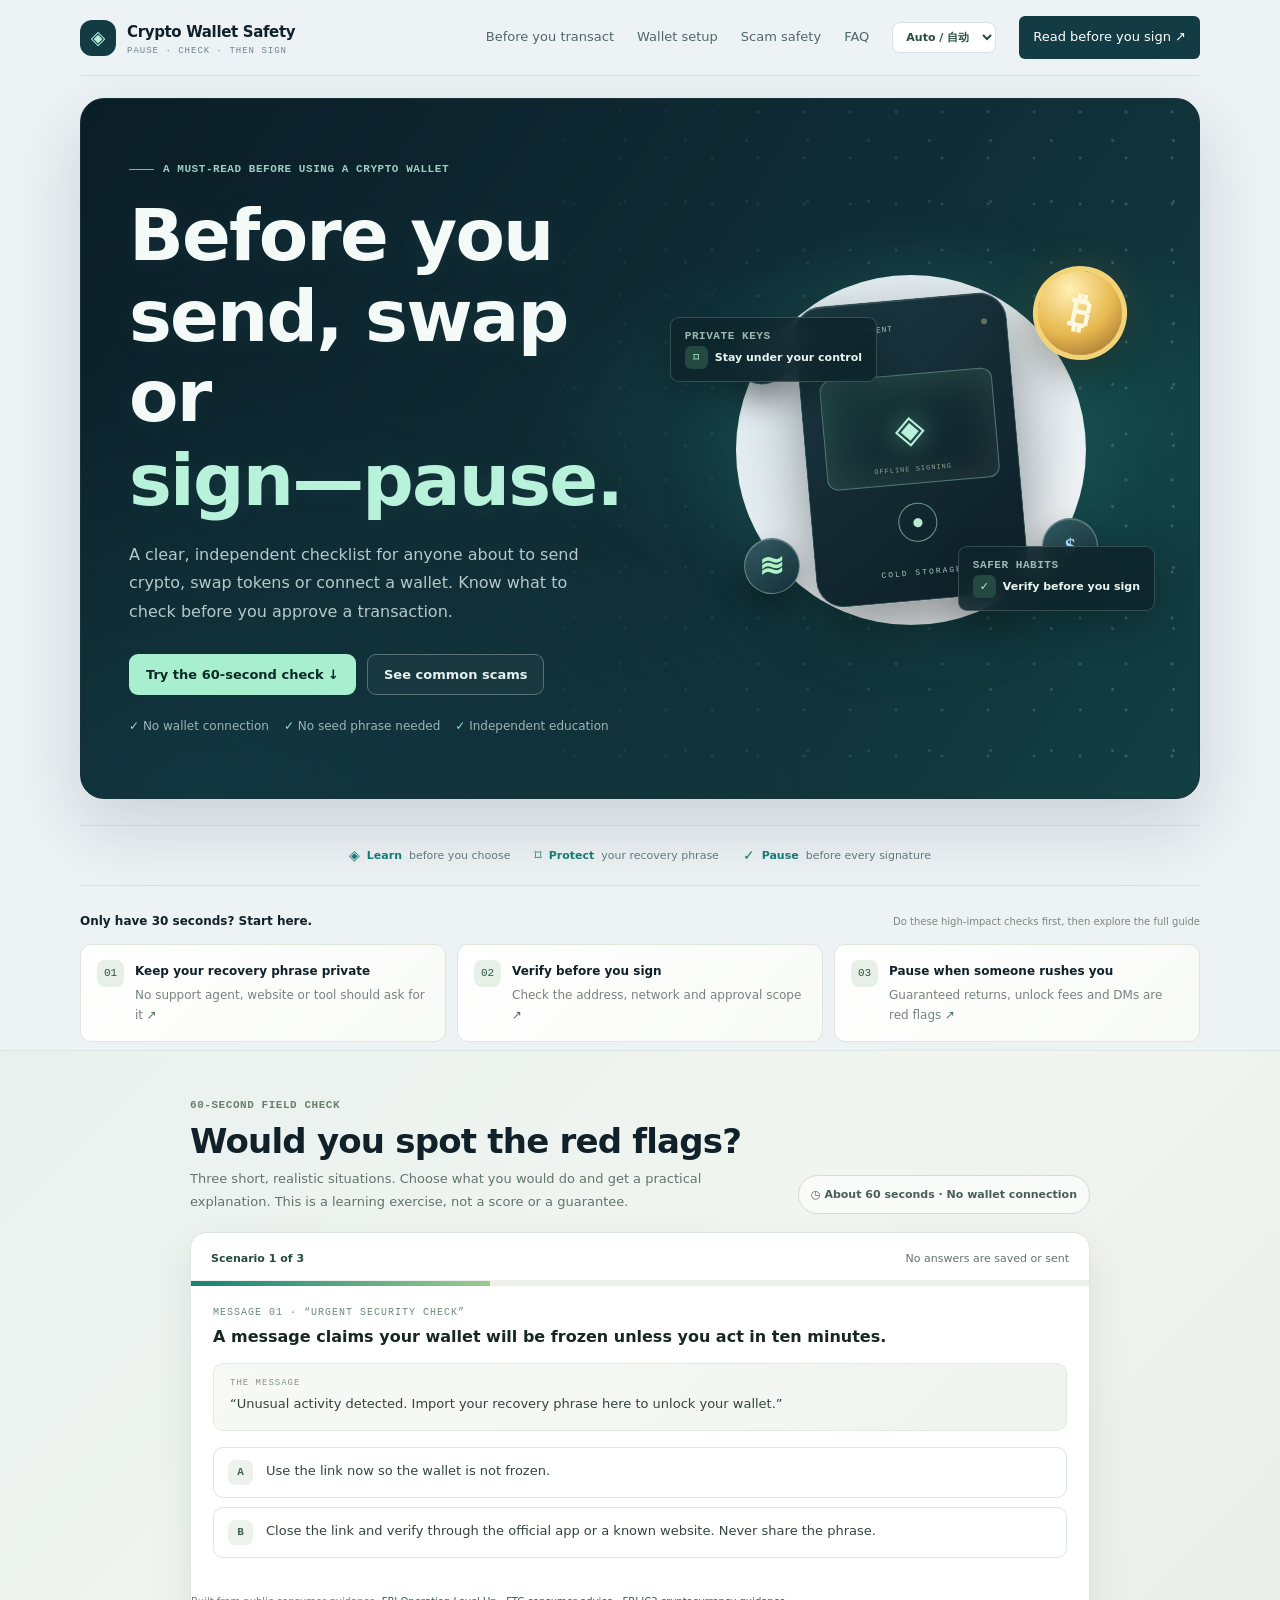
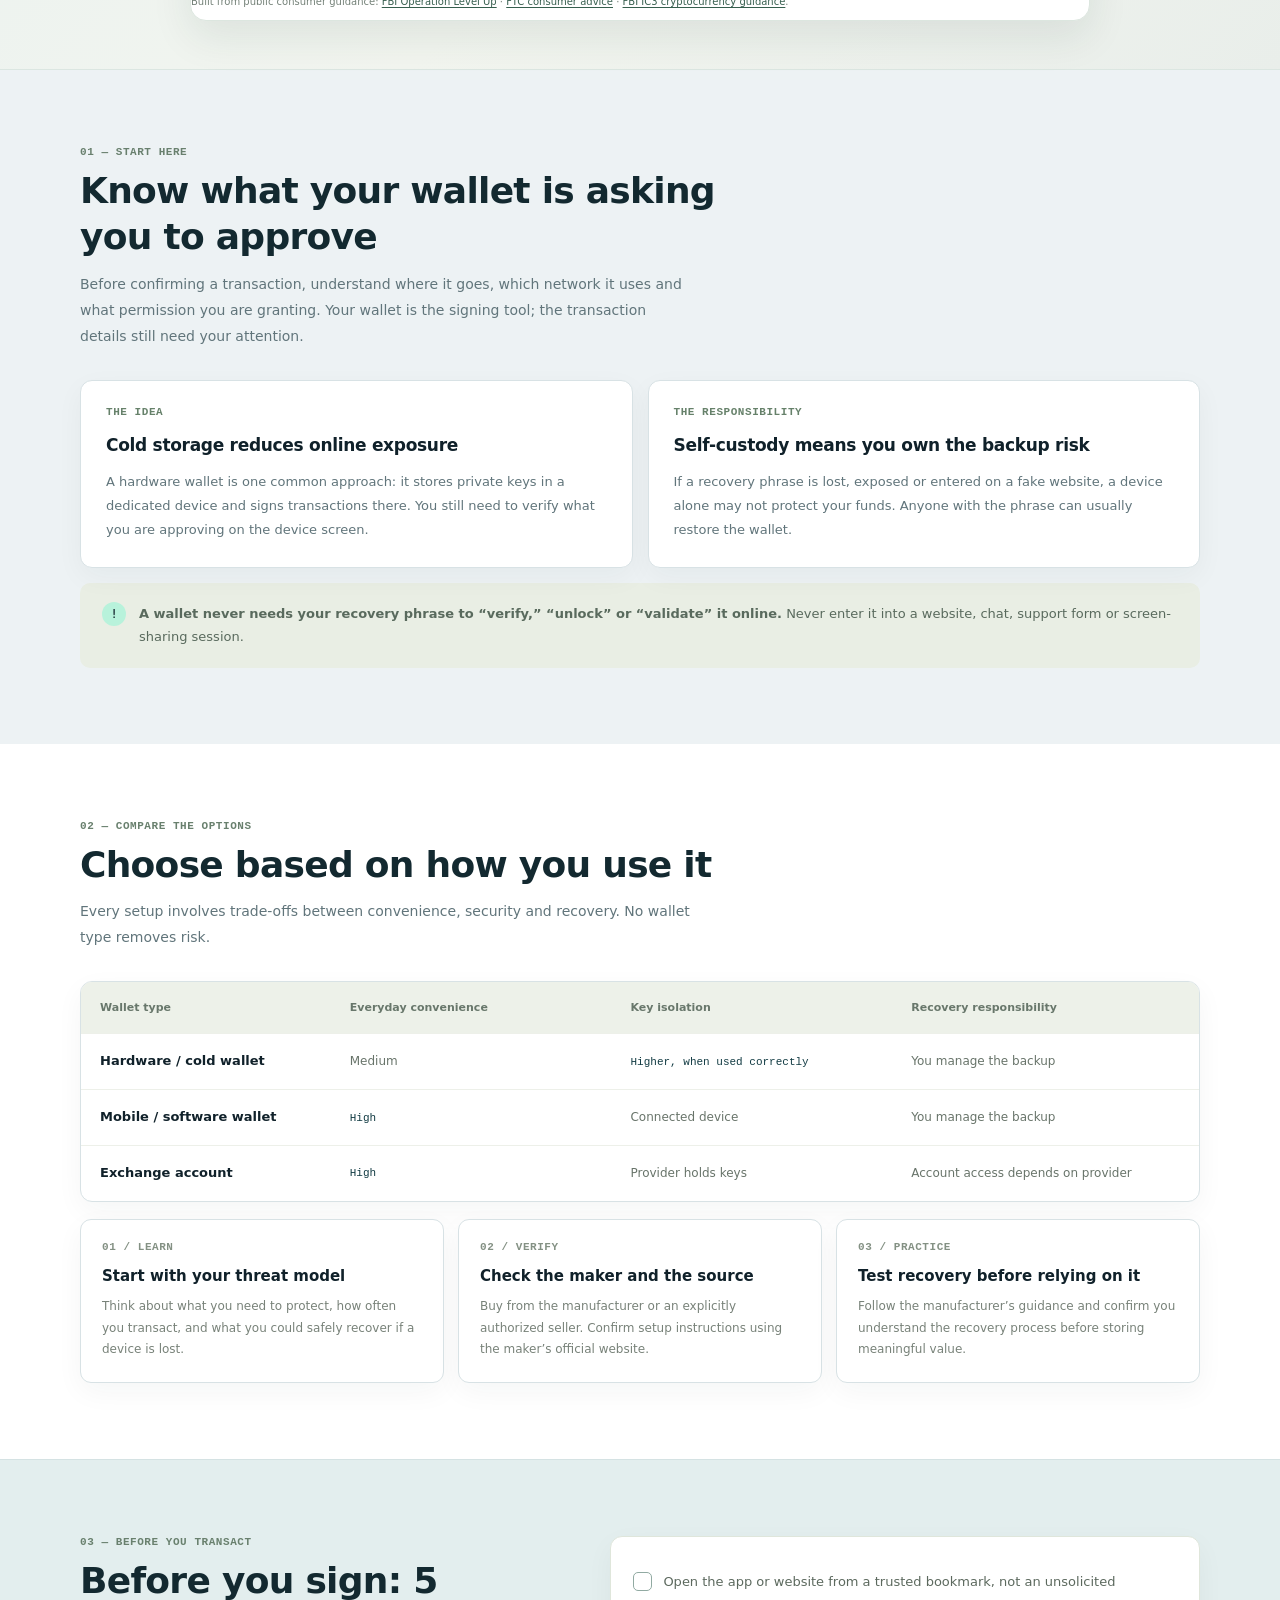
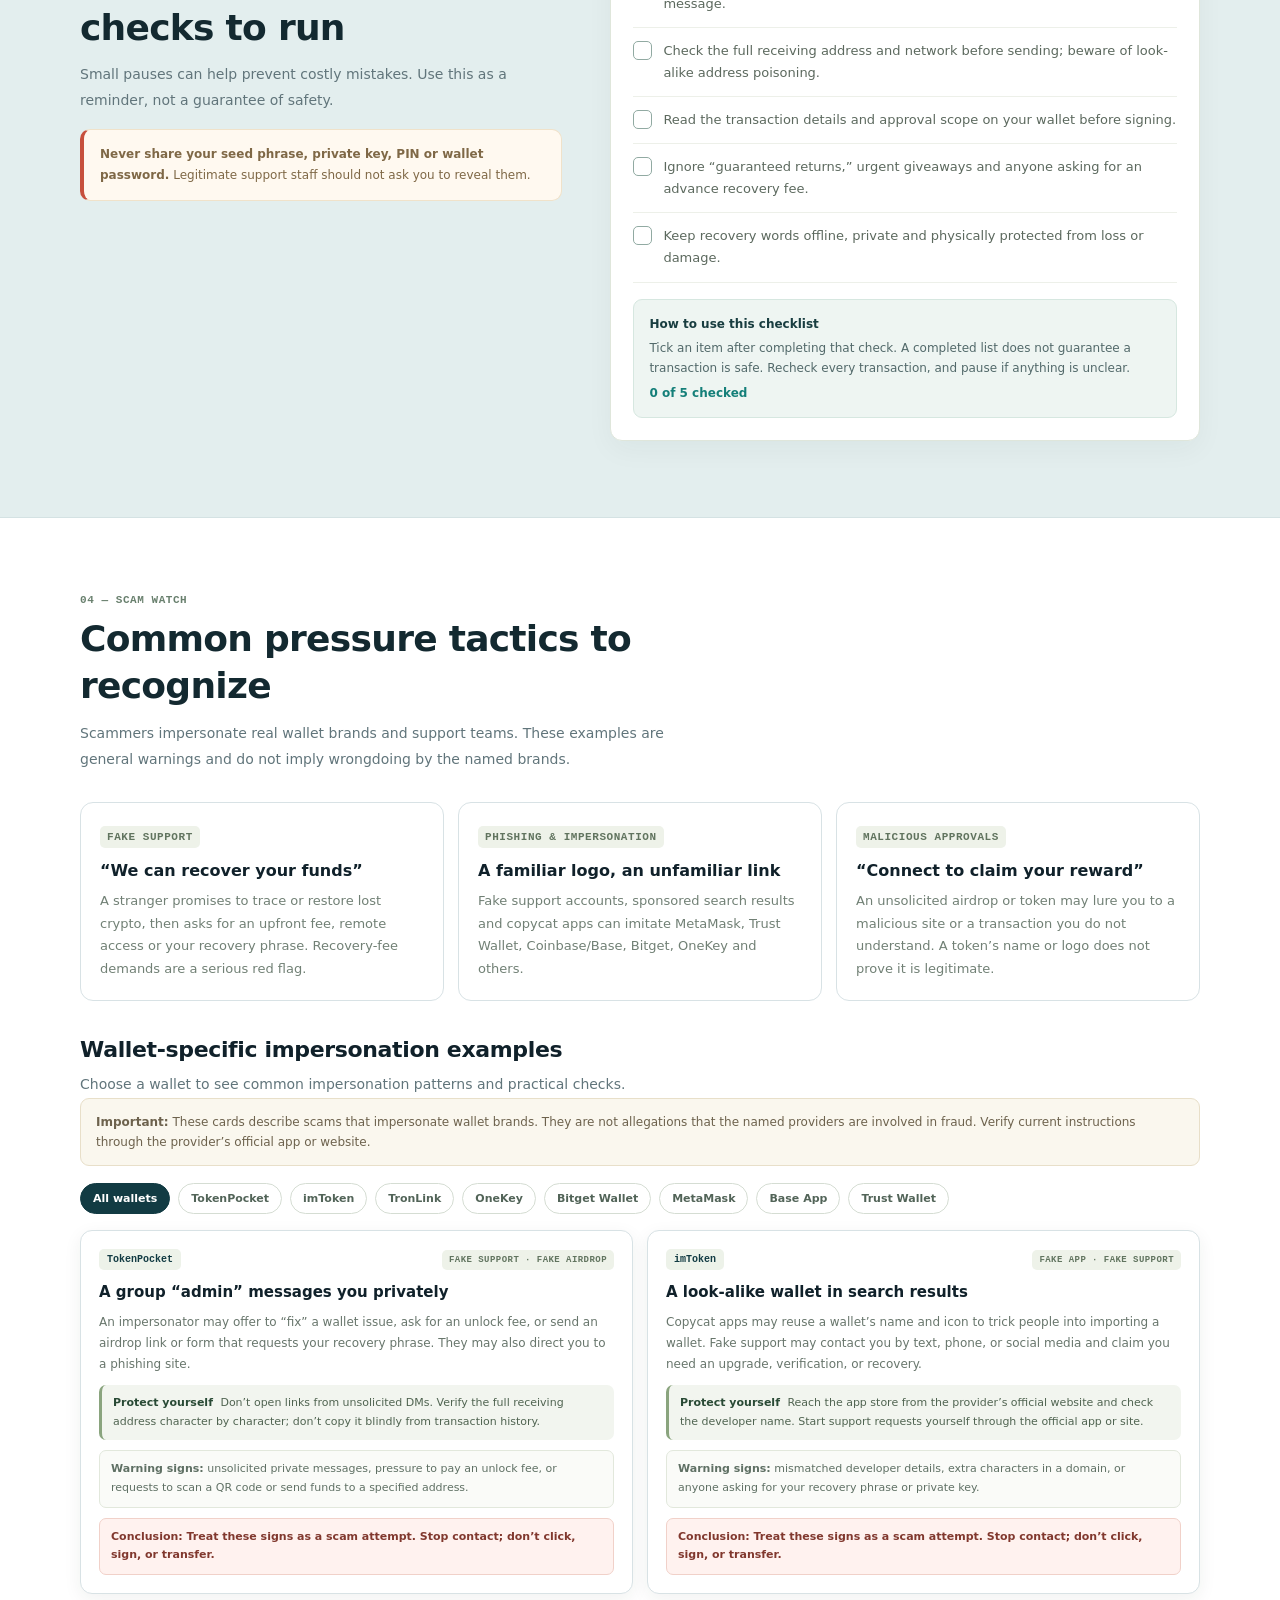
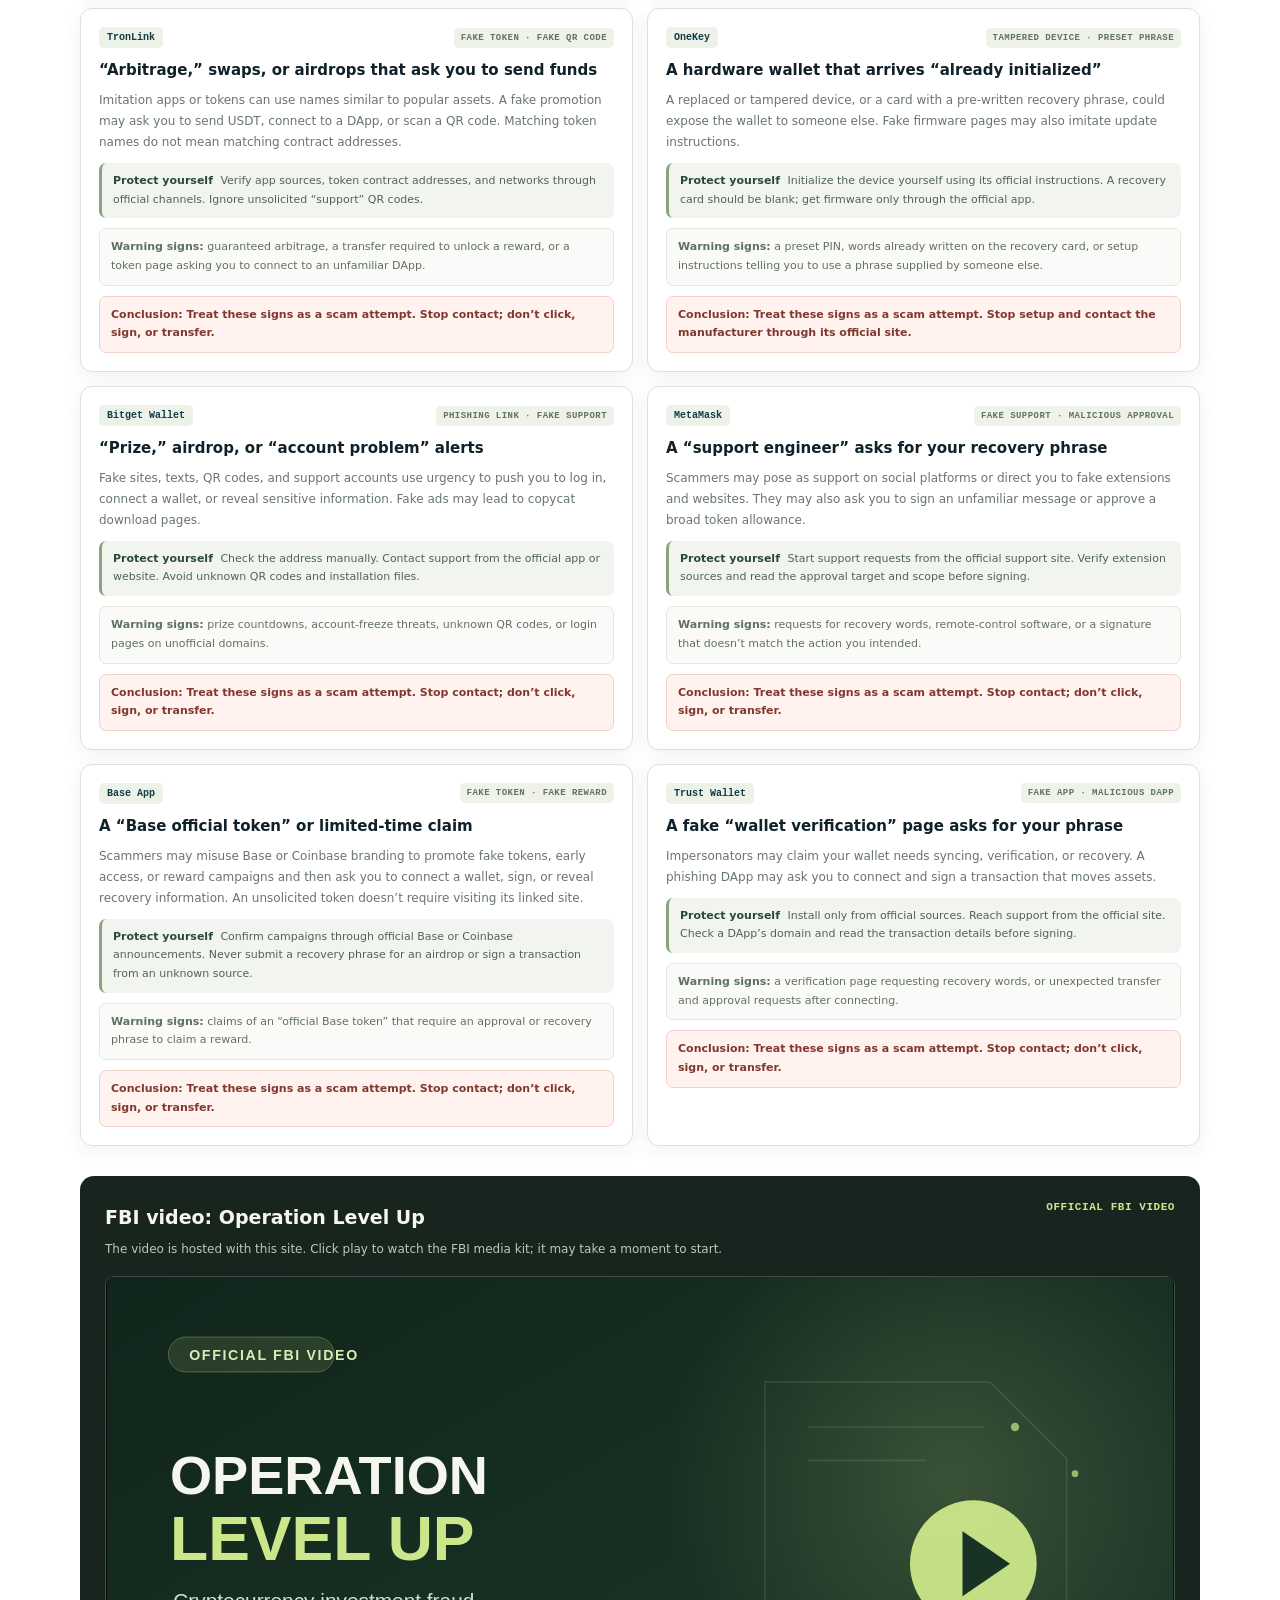
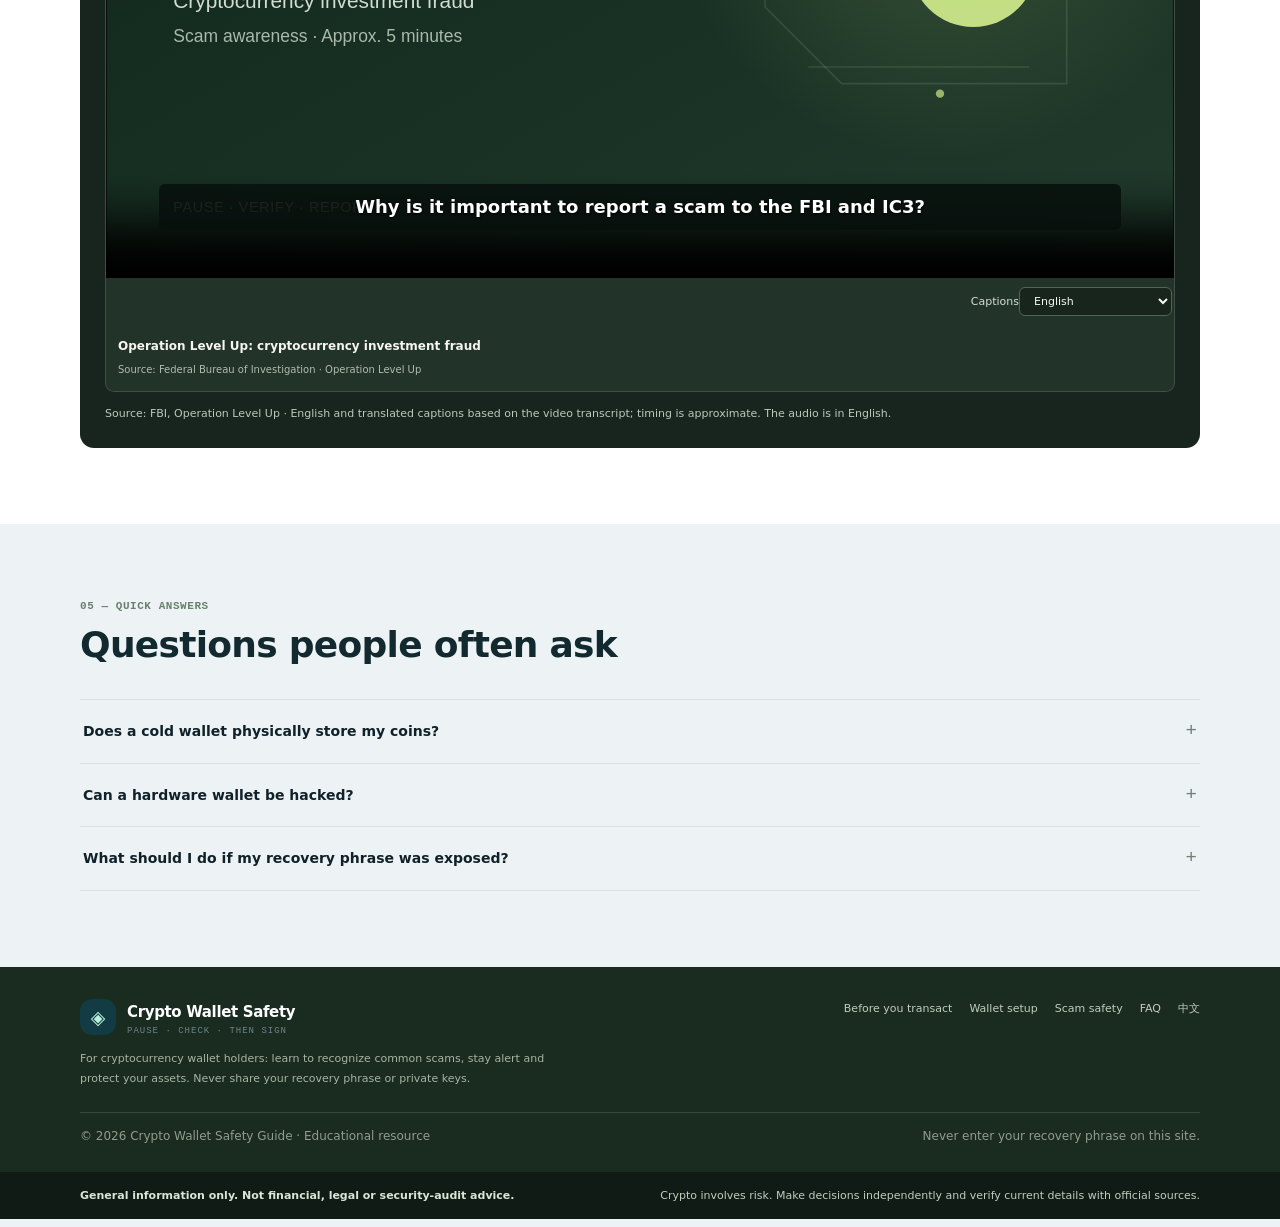
<file: index.html>
<!doctype html>
<html lang="zh-CN">
<head><script src="language.js?v=20261005-9"></script>
<meta charset="utf-8">
<meta name="viewport" content="width=device-width,initial-scale=1">
<meta name="theme-color" content="#f5f5ef">
<meta name="description" content="冷钱包是什么、怎么选、如何安全备份？用清晰的入门指南了解冷钱包、硬件钱包、比特币冷存储与助记词安全。独立科普，不收集私钥或助记词。">
<meta name="keywords" content="冷钱包,冷钱包是什么,冷钱包安全吗,硬件钱包,比特币冷钱包,冷钱包怎么选,冷钱包怎么用,助记词安全">
<meta property="og:title" content="使用加密钱包交易前必读指南｜先检查，再签名">
<meta property="og:description" content="一份不卖钱包、不收集助记词的冷钱包入门指南。了解冷存储、硬件钱包选择与备份安全。">
<meta property="og:type" content="website">
<title>使用加密钱包交易前必读指南｜安全转账与防诈骗</title>
<style>
:root{--paper:#f5f5ef;--white:#fff;--ink:#18251e;--green:#244d3a;--lime:#cce78a;--muted:#778278;--line:#e4e8df;--warm:#e9eee5;--orange:#d4784d;--serif:Georgia,'Noto Sans SC',serif;--sans:'DM Sans','Noto Sans SC',sans-serif;--mono:'DM Mono',monospace}*{box-sizing:border-box}html{scroll-behavior:smooth;scroll-padding-top:82px}body{margin:0;color:var(--ink);background:var(--paper);font:14px/1.65 var(--sans);-webkit-font-smoothing:antialiased}a{color:inherit}.wrap{width:min(1120px,calc(100% - 56px));margin:auto}.topbar{height:70px;display:flex;align-items:center;justify-content:space-between;border-bottom:1px solid #dfe4db}.brand{display:flex;align-items:center;gap:11px;text-decoration:none;font-size:15px;font-weight:800;letter-spacing:-.4px}.brand-mark{width:33px;height:33px;border-radius:11px;background:var(--green);color:var(--lime);display:grid;place-items:center;font-size:17px}.brand small{display:block;font:9px var(--mono);letter-spacing:1px;color:#849087;margin-top:1px}.nav{display:flex;align-items:center;gap:27px}.nav a{font-size:11px;color:#68746b;text-decoration:none;transition:color .15s}.nav a:hover{color:var(--green)}.nav .nav-cta{padding:9px 13px;background:var(--green);color:white;border-radius:6px}.hero{padding:75px 0 67px;display:grid;grid-template-columns:1.06fr .94fr;align-items:center;gap:50px}.eyebrow{font:10px var(--mono);letter-spacing:1.7px;color:#69806e;text-transform:uppercase;display:flex;align-items:center;gap:9px}.eyebrow:before{content:'';height:1px;width:25px;background:#8aa07f}.hero h1{font-size:clamp(38px,5.6vw,65px);line-height:1.16;letter-spacing:-2.6px;margin:20px 0 17px;font-weight:600;max-width:560px}.hero h1 em{font-family:var(--serif);font-weight:400;color:var(--green);letter-spacing:-2px}.hero-copy{max-width:450px;color:#667269;font-size:14px;line-height:1.9}.hero-actions{display:flex;gap:10px;margin-top:27px;flex-wrap:wrap}.btn{display:inline-flex;align-items:center;justify-content:center;gap:8px;border-radius:6px;padding:12px 16px;text-decoration:none;font:600 11px var(--sans);border:1px solid transparent;cursor:pointer;transition:.18s}.btn-primary{color:white;background:var(--green)}.btn-primary:hover{background:#173c2b;transform:translateY(-1px)}.btn-outline{border-color:#d5ddd3;background:transparent;color:#415347}.btn-outline:hover{background:#fff}.hero-trust{margin-top:21px;display:flex;align-items:center;gap:16px;color:#7e897f;font-size:10px}.hero-trust span{display:flex;align-items:center;gap:6px}.hero-trust b{font-size:12px;color:var(--green)}.hero-art{min-height:390px;position:relative;display:grid;place-items:center}.orb{position:absolute;width:340px;height:340px;border-radius:50%;background:radial-gradient(circle at 40% 35%,#dfe9d6,#e7ebdf 58%,#eff0e7 70%);filter:blur(.2px)}.device{position:relative;width:212px;height:312px;border-radius:27px;background:linear-gradient(140deg,#29372e,#121d17 75%);box-shadow:0 28px 55px #1c302226,0 7px 16px #17231a22;transform:rotate(-7deg);display:flex;flex-direction:column;align-items:center;padding:23px 19px;color:white}.device-top{width:100%;display:flex;justify-content:space-between;align-items:center;color:#98a89b;font:8px var(--mono);letter-spacing:.8px}.device-hole{width:6px;height:6px;border-radius:50%;background:#617064}.device-screen{margin-top:42px;width:100%;height:110px;border:1px solid #46554a;border-radius:11px;background:linear-gradient(145deg,#1b2b20,#101912);display:grid;place-items:center;position:relative;overflow:hidden}.screen-glyph{font-size:36px;color:var(--lime);text-shadow:0 0 20px #cce78a4d}.screen-bottom{position:absolute;bottom:10px;font:7px var(--mono);letter-spacing:1px;color:#91a091}.device-button{width:39px;height:39px;border:1px solid #667368;border-radius:50%;margin-top:19px;display:grid;place-items:center;color:#c2cfbf;font-size:12px}.device-base{margin-top:auto;font:8px var(--mono);letter-spacing:2px;color:#96a398}.float-card{position:absolute;background:#fff;border:1px solid #e6e9e1;box-shadow:0 14px 35px #26342612;border-radius:8px;padding:12px 14px}.float-card.one{top:51px;right:14px}.float-card.two{bottom:50px;left:0}.float-kicker{font:8px var(--mono);color:#8b978c;letter-spacing:.8px}.float-main{font-size:11px;font-weight:700;margin-top:4px;display:flex;align-items:center;gap:7px}.float-icon{width:23px;height:23px;border-radius:6px;background:#edf2e8;display:grid;place-items:center;color:var(--green)}.trust-strip{border-top:1px solid var(--line);border-bottom:1px solid var(--line);padding:17px 0;display:flex;align-items:center;justify-content:center;gap:23px;color:#748075;font-size:10px}.trust-strip strong{color:#44584a;font-weight:600}.trust-item{display:flex;align-items:center;gap:7px}.trust-item i{font-style:normal;color:var(--green);font-size:13px}.section{padding:75px 0}.section-head{max-width:600px;margin-bottom:29px}.kicker{font:9px var(--mono);letter-spacing:1.6px;text-transform:uppercase;color:#788879;margin-bottom:10px}.section h2{font-size:31px;line-height:1.35;letter-spacing:-1px;font-weight:600;margin:0 0 10px}.section-intro{font-size:12px;color:#748075;line-height:1.85;margin:0;max-width:560px}.definition-grid{display:grid;grid-template-columns:1fr 1fr;gap:14px}.info-card{border:1px solid var(--line);border-radius:10px;background:#fff;padding:23px 24px}.info-card h3{font-size:15px;margin:0 0 8px;letter-spacing:-.3px}.info-card p{color:#758076;font-size:11px;line-height:1.85;margin:0}.info-tag{font:8px var(--mono);letter-spacing:.8px;color:#66816a;margin-bottom:13px}.callout{border-radius:9px;background:#e9eee4;padding:19px 22px;display:flex;gap:13px;align-items:flex-start;margin-top:14px;color:#596a5d;font-size:11px;line-height:1.8}.callout-mark{height:23px;width:23px;border-radius:50%;background:white;display:grid;place-items:center;flex:0 0 auto;color:var(--green)}.comparison{border:1px solid var(--line);border-radius:10px;background:#fff;overflow:hidden}.compare-head,.compare-row{display:grid;grid-template-columns:1.1fr 1.3fr 1.3fr 1.3fr;align-items:center;gap:10px;padding:15px 18px}.compare-head{background:#edf1e9;color:#68776b;font-size:9px;font-weight:700}.compare-row{border-top:1px solid #edf0e9;font-size:10px;color:#68746a}.compare-row strong{font-size:11px;color:var(--ink)}.check{font:10px var(--mono);color:var(--green)}.cross{font:10px var(--mono);color:#ac8069}.choose{display:grid;grid-template-columns:repeat(3,1fr);gap:13px;margin-top:16px}.choose-card{border:1px solid var(--line);border-radius:9px;background:#fff;padding:19px}.choose-num{font:9px var(--mono);color:#849184}.choose-card h3{font-size:13px;margin:10px 0 7px}.choose-card p{font-size:10px;line-height:1.8;color:#788279;margin:0}.choose-card .hint{margin-top:13px;padding-top:11px;border-top:1px solid #edf0e9;color:#526c56;font-size:9px}.checklist-section{background:#e8eee4;border-top:1px solid #dce5d9;border-bottom:1px solid #dce5d9}.checklist-layout{display:grid;grid-template-columns:.9fr 1.1fr;gap:50px;align-items:start}.checklist-box{background:white;border:1px solid #dfe6db;border-radius:10px;padding:21px}.check-row{display:flex;gap:10px;padding:11px 0;border-bottom:1px solid #edf0e9;color:#5c695e;font-size:10px;line-height:1.65}.check-row:last-child{border:0}.checkbox{width:16px;height:16px;border:1px solid #9bab98;border-radius:4px;flex:0 0 auto;margin-top:1px}.check-cta{display:flex;align-items:center;justify-content:space-between;gap:10px;margin-top:14px;padding-top:14px;border-top:1px solid #edf0e9}.check-cta small{color:#879187;font-size:9px}.warning{background:#fff9f0;border:1px solid #f0e2ca;color:#7f6846;border-radius:8px;padding:13px 15px;font-size:10px;line-height:1.75;margin-top:14px}.faq-list{border-top:1px solid var(--line)}details{border-bottom:1px solid var(--line)}summary{list-style:none;cursor:pointer;padding:18px 3px;display:flex;justify-content:space-between;gap:18px;align-items:center;font-size:12px;font-weight:600}summary::-webkit-details-marker{display:none}summary:after{content:'+';font:18px var(--mono);color:#71826f}details[open] summary:after{content:'−'}details p{margin:-3px 30px 18px 3px;color:#748075;font-size:11px;line-height:1.9;max-width:780px}details a{color:#365b42}.sources{margin-top:25px;display:flex;gap:9px;align-items:center;flex-wrap:wrap;color:#839084;font-size:9px}.sources a{color:#526c56;text-decoration:underline;text-underline-offset:3px}.footer{background:#1a2c20;color:#dce6d7;padding:30px 0 25px}.footer-main{display:flex;justify-content:space-between;gap:25px;align-items:flex-start}.footer .brand{color:white}.footer p{font-size:9px;line-height:1.8;color:#a6b4a4;max-width:440px;margin:13px 0 0}.footer-links{display:flex;gap:16px;flex-wrap:wrap}.footer-links a{font-size:9px;color:#c0cdbd;text-decoration:none}.footer-bottom{margin-top:24px;padding-top:13px;border-top:1px solid #ffffff20;color:#8f9d8e;font-size:8px;display:flex;justify-content:space-between;gap:12px}.toast{position:fixed;bottom:18px;left:50%;transform:translate(-50%,15px);padding:10px 15px;border-radius:7px;background:#1c3022;color:white;font-size:11px;opacity:0;pointer-events:none;transition:.2s;z-index:5}.toast.show{opacity:1;transform:translate(-50%,0)}
@media(max-width:800px){.wrap{width:min(100% - 38px,650px)}.nav{gap:15px}.hero{gap:22px;padding:55px 0 48px}.hero-art{min-height:325px}.orb{width:280px;height:280px}.device{transform:scale(.86) rotate(-7deg)}.float-card.one{right:-2px}.float-card.two{left:-2px}.section{padding:57px 0}.checklist-layout{gap:25px}.trust-strip{gap:13px}}
@media(max-width:620px){html{scroll-padding-top:15px}.wrap{width:calc(100% - 34px)}.topbar{height:auto;min-height:62px;flex-wrap:wrap;padding:12px 0;gap:12px}.brand{font-size:14px}.brand-mark{width:31px;height:31px}.nav{width:100%;order:2;justify-content:space-between;gap:6px;padding-top:10px;border-top:1px solid var(--line)}.nav a{font-size:9px}.nav .nav-cta{padding:6px 9px}.hero{grid-template-columns:1fr;gap:8px;padding:43px 0 32px}.hero h1{font-size:43px;letter-spacing:-1.8px;margin:15px 0 13px}.hero-copy{font-size:12px;max-width:390px}.hero-actions{margin-top:19px}.btn{padding:11px 13px}.hero-trust{gap:10px;font-size:9px;flex-wrap:wrap}.hero-art{min-height:290px;margin-top:0}.orb{width:255px;height:255px}.device{transform:scale(.78) rotate(-7deg)}.float-card.one{right:3px;top:31px}.float-card.two{left:0;bottom:29px}.trust-strip{justify-content:flex-start;overflow:auto;white-space:nowrap;padding:13px 0;font-size:9px;gap:13px}.section{padding:49px 0}.section h2{font-size:25px;letter-spacing:-.7px}.section-intro{font-size:11px}.definition-grid{grid-template-columns:1fr;gap:9px}.info-card{padding:17px}.info-card h3{font-size:14px}.info-card p{font-size:10px}.callout{font-size:10px;padding:15px}.compare-head,.compare-row{grid-template-columns:1.1fr 1fr 1fr;gap:7px;padding:12px 10px}.compare-head span:first-child{display:none}.compare-row strong{grid-column:1/-1;font-size:10px}.compare-head span{font-size:8px}.compare-row{font-size:9px}.choose{grid-template-columns:1fr;gap:8px}.choose-card{padding:15px}.choose-card h3{margin:6px 0}.choose-card .hint{margin-top:8px;padding-top:8px}.checklist-layout{grid-template-columns:1fr;gap:18px}.checklist-box{padding:15px}.check-row{font-size:9px;padding:9px 0}.check-cta{align-items:flex-start;flex-direction:column}.warning{font-size:9px}.faq-list summary{font-size:11px;padding:15px 2px}.faq-list details p{font-size:10px;margin-right:15px}.footer-main{flex-direction:column}.footer-bottom{flex-direction:column;gap:4px}.footer-links{gap:13px}}
.language-switch{max-width:140px;border:1px solid #d8e2e5;border-radius:8px;background:#fff;padding:7px 9px;color:#244d3a;font:600 11px var(--sans)}@media(max-width:650px){.language-switch{max-width:115px;padding:6px 7px}}
</style>
<script type="application/ld+json">
{"@context":"https://schema.org","@type":"FAQPage","mainEntity":[{"@type":"Question","name":"冷钱包是什么？","acceptedAnswer":{"@type":"Answer","text":"冷钱包通常指让私钥保持离线的钱包方式。硬件钱包是常见形式之一；冷存储是密钥管理方式，不代表资产没有风险。"}},{"@type":"Question","name":"冷钱包和硬件钱包一样吗？","acceptedAnswer":{"@type":"Answer","text":"不完全一样。硬件钱包是一种专用设备，冷存储描述的是让私钥离线保存或签名的方式。"}},{"@type":"Question","name":"冷钱包助记词可以拍照或存云盘吗？","acceptedAnswer":{"@type":"Answer","text":"不建议。助记词或钱包备份不应分享，也不应做截图、照片或云端数字副本。具体恢复和备份方法应以设备厂商的官方说明为准。"}}]}
</script>
<style>
.scam-section{background:#f0f1e9;border-top:1px solid #e1e5da;border-bottom:1px solid #e1e5da}.scam-disclaimer{display:flex;gap:11px;align-items:flex-start;padding:14px 16px;border:1px solid #e5dec9;background:#faf7ed;border-radius:8px;color:#746746;font-size:10px;line-height:1.8;margin-bottom:17px}.scam-disclaimer strong{color:#574a2d}.wallet-filters{display:flex;gap:7px;flex-wrap:wrap;margin:0 0 15px}.wallet-filter{border:1px solid #d9dfd4;background:#f8f9f4;color:#657165;border-radius:999px;padding:7px 11px;font:10px var(--sans);cursor:pointer;transition:.15s}.wallet-filter:hover,.wallet-filter.active{background:var(--green);border-color:var(--green);color:white}.scam-grid{display:grid;grid-template-columns:repeat(2,minmax(0,1fr));gap:11px}.scam-card{background:#fff;border:1px solid #e2e7de;border-radius:9px;padding:17px;min-width:0;box-shadow:0 5px 18px #26342608}.scam-card[hidden]{display:none}.scam-card-top{display:flex;align-items:center;justify-content:space-between;gap:8px;margin-bottom:13px}.wallet-name{font:600 10px var(--mono);color:var(--green);background:#edf2e9;padding:5px 8px;border-radius:5px}.scam-type{font-size:8px;color:#8a7754;text-align:right}.scam-card h3{font-size:13px;line-height:1.5;margin:0 0 7px;letter-spacing:-.2px}.scam-card p{font-size:10px;line-height:1.8;color:#748075;margin:0}.scam-action{margin-top:11px;padding:9px 10px;border-left:2px solid #90a980;background:#f5f7f1;color:#5f6e60;font-size:9px;line-height:1.75}.scam-action b{color:#365b42;margin-right:5px}.scam-signal{margin-top:9px;padding:9px 10px;border:1px solid #e8eadf;border-radius:6px;background:#fbfcf8;color:#687568;font-size:9px;line-height:1.7}.scam-verdict{margin-top:7px;padding:8px 10px;border-radius:6px;background:#fff0ed;color:#8b342b;font-size:10px;line-height:1.7;font-weight:600}.scam-verdict b{font-weight:800}.incident-note{margin-top:18px;padding:14px 16px;border:1px solid #e6d9c7;border-radius:8px;background:#faf6ef}.incident-note strong{font-size:11px;color:#6b4e30}.incident-note p{font-size:10px;line-height:1.8;color:#736b5d;margin:6px 0 0}.scam-bottom{display:flex;justify-content:space-between;align-items:center;gap:16px;border-top:1px solid #dce2d7;margin-top:17px;padding-top:17px}.scam-bottom strong,.scam-bottom span{display:block}.scam-bottom strong{font-size:11px}.scam-bottom span{font-size:9px;color:#718071;margin-top:4px}
@media(max-width:620px){.wallet-filters{flex-wrap:nowrap;overflow-x:auto;padding:0 0 7px;scrollbar-width:thin}.wallet-filter{white-space:nowrap;flex:0 0 auto}.scam-grid{grid-template-columns:1fr;gap:8px}.scam-card{padding:14px}.scam-card h3{font-size:12px}.scam-bottom{align-items:flex-start;flex-direction:column}.scam-bottom .btn{width:100%}}
.language-switch{max-width:140px;border:1px solid #d8e2e5;border-radius:8px;background:#fff;padding:7px 9px;color:#244d3a;font:600 11px var(--sans)}@media(max-width:650px){.language-switch{max-width:115px;padding:6px 7px}}
</style>
<style>
.fraud-map-title{font-size:13px;margin:25px 0 10px}.fraud-map{display:grid;grid-template-columns:repeat(5,minmax(0,1fr));gap:8px;margin-bottom:22px}.fraud-kind{background:#fff;border:1px solid #e2e7de;border-radius:8px;padding:12px;min-height:105px}.fraud-kind b{display:block;font-size:10px;color:#365b42;margin-bottom:5px}.fraud-kind p{font-size:9px;line-height:1.7;color:#788279;margin:0}.defense-grid{display:grid;grid-template-columns:repeat(3,1fr);gap:9px;margin:0 0 24px}.defense-card{border-radius:8px;background:#e5ebdf;padding:13px 14px}.defense-card b{display:block;font-size:10px;color:#365b42;margin-bottom:4px}.defense-card span{font-size:9px;color:#667467;line-height:1.7;display:block}.video-panel{border:1px solid #dfe5da;border-radius:10px;background:#fff;padding:20px;margin:26px 0}.video-head{display:flex;justify-content:space-between;align-items:end;gap:16px;margin-bottom:13px}.video-head h3{font-size:16px;margin:0 0 4px}.video-head p{font-size:9px;color:#7a857b;margin:0}.video-grid{display:grid;grid-template-columns:repeat(3,1fr);gap:9px}.video-card{display:flex;flex-direction:column;min-height:135px;text-decoration:none;border:1px solid #e7ebe4;border-radius:8px;padding:13px;background:linear-gradient(145deg,#f7f8f3,#fff);transition:.16s}.video-card:hover{border-color:#aab9a5;transform:translateY(-2px)}.video-play{width:29px;height:29px;display:grid;place-items:center;background:#e9efe4;border-radius:50%;color:#31553c;margin-bottom:9px;font-size:11px}.video-card strong{font-size:10px;line-height:1.5}.video-card span:last-child{font-size:8px;color:#7b877c;margin-top:auto;padding-top:7px}
@media(max-width:800px){.fraud-map{grid-template-columns:repeat(2,minmax(0,1fr))}.video-grid{grid-template-columns:1fr 1fr}}
@media(max-width:620px){.fraud-map{grid-template-columns:1fr 1fr}.fraud-kind{min-height:0}.defense-grid{grid-template-columns:1fr}.video-panel{padding:14px}.video-head{display:block}.video-grid{grid-template-columns:1fr}}
.language-switch{max-width:140px;border:1px solid #d8e2e5;border-radius:8px;background:#fff;padding:7px 9px;color:#244d3a;font:600 11px var(--sans)}@media(max-width:650px){.language-switch{max-width:115px;padding:6px 7px}}
</style><style>
.video-grid{grid-template-columns:repeat(2,minmax(0,1fr))}.video-embed{min-width:0;border:1px solid #e7ebe4;border-radius:8px;padding:12px;background:#f9faf6}.video-embed h4{font-size:11px;margin:0 0 9px}.video-frame{aspect-ratio:16/9;background:#17251c;border-radius:6px;overflow:hidden}.video-frame iframe,.video-frame video{display:block;width:100%;height:100%;border:0;object-fit:contain;background:#111}.video-embed p{font-size:8px;color:#7b877c;margin:7px 0 0}
@media(max-width:620px){.video-grid{grid-template-columns:1fr}}
.language-switch{max-width:140px;border:1px solid #d8e2e5;border-radius:8px;background:#fff;padding:7px 9px;color:#244d3a;font:600 11px var(--sans)}@media(max-width:650px){.language-switch{max-width:115px;padding:6px 7px}}
</style><style>
/* 防骗区：柔和的浅鼠尾草绿与暖白层次 */
.scam-section{background:radial-gradient(ellipse at 8% 0%,rgba(218,233,219,.72),transparent 36%),linear-gradient(135deg,#f3f6f1 0%,#edf2ed 54%,#f5f3ec 100%);border-color:#dce6dc}
.scam-section .scam-card{background:rgba(255,255,255,.96);border-color:#dce5dc;box-shadow:0 8px 24px rgba(34,61,43,.07);transition:transform .18s ease,box-shadow .18s ease,border-color .18s ease}
.scam-section .scam-card:hover{transform:translateY(-2px);border-color:#c5d5c5;box-shadow:0 13px 30px rgba(34,61,43,.11)}
.scam-section .scam-signal{background:#f8faf6;border-color:#e1e8dd;color:#5e6e61}
.scam-section .scam-verdict{background:#fff1ee;border:1px solid #f3d8d1;color:#8b342b}
.scam-section .incident-note{background:rgba(255,250,241,.9);border-color:#e9deca}
@media(prefers-reduced-motion:reduce){.scam-section .scam-card{transition:none}.scam-section .scam-card:hover{transform:none}}
.language-switch{max-width:140px;border:1px solid #d8e2e5;border-radius:8px;background:#fff;padding:7px 9px;color:#244d3a;font:600 11px var(--sans)}@media(max-width:650px){.language-switch{max-width:115px;padding:6px 7px}}
</style>
<style>
.hero{position:relative;margin-top:22px;margin-bottom:26px;padding-left:clamp(24px,4vw,48px);padding-right:clamp(24px,4vw,48px);border:1px solid #dfe9df;border-radius:20px;background:#f2f6f1 url('[data-uri]') center/cover no-repeat;box-shadow:0 18px 45px rgba(35,65,45,.055)}
@media(max-width:800px){.hero{margin-top:14px;margin-bottom:20px;padding-left:25px;padding-right:25px;background-position:58% center}}
@media(max-width:620px){.hero{margin-top:10px;margin-bottom:14px;padding:36px 18px 24px;background-position:62% center;border-radius:15px}.hero-art{background:radial-gradient(ellipse at center,rgba(231,241,232,.48),transparent 72%)}}
.language-switch{max-width:140px;border:1px solid #d8e2e5;border-radius:8px;background:#fff;padding:7px 9px;color:#244d3a;font:600 11px var(--sans)}@media(max-width:650px){.language-switch{max-width:115px;padding:6px 7px}}
</style><style>
.video-frame{position:relative}
.subtitle-overlay{position:absolute;z-index:4;left:5%;right:5%;bottom:48px;padding:9px 14px;border-radius:6px;background:rgba(8,16,12,.86);color:#fff;text-align:center;font:600 clamp(13px,1.5vw,18px)/1.55 system-ui,sans-serif;text-shadow:0 1px 2px #000;white-space:pre-line;pointer-events:none}
.subtitle-overlay[hidden]{display:none}
.subtitle-bar{display:flex;justify-content:flex-end;align-items:center;gap:9px;padding:9px 2px;color:#d5ded5;font:11px system-ui,sans-serif}
.subtitle-bar select{border:1px solid #526559;border-radius:6px;background:#17251d;color:#f5f8f3;padding:6px 10px;font:inherit;cursor:pointer}
@media(max-width:620px){.subtitle-overlay{bottom:42px;left:3%;right:3%;padding:7px 9px;font-size:12px}.subtitle-bar{font-size:10px}}
.language-switch{max-width:140px;border:1px solid #d8e2e5;border-radius:8px;background:#fff;padding:7px 9px;color:#244d3a;font:600 11px var(--sans)}@media(max-width:650px){.language-switch{max-width:115px;padding:6px 7px}}
</style><style>
/* A cooler, editorial wallet-safety look with an original coin-orbit illustration. */
body{background:#edf2f4;color:#10212a}
.topbar{border-color:#d8e2e5}.brand-mark{background:#123b43;color:#b8f2db}.brand small{color:#6c858b}.nav a{color:#50666e}.nav a:hover{color:#087d78}.nav .nav-cta{background:#123b43}
.hero{overflow:hidden;isolation:isolate;min-height:500px;padding-top:64px;padding-bottom:62px;border:1px solid #17333a;border-radius:24px;background:radial-gradient(ellipse at 78% 46%,rgba(26,105,103,.46),transparent 35%),radial-gradient(ellipse at 10% 100%,rgba(21,74,83,.42),transparent 44%),linear-gradient(125deg,#0b1d27 0%,#102d35 56%,#123f43 100%);box-shadow:0 28px 70px rgba(22,55,61,.16);color:#eff8f6}
.hero:after{content:"";position:absolute;inset:0;z-index:-1;opacity:.22;background-image:linear-gradient(120deg,transparent 0 48%,rgba(178,232,216,.17) 48.1%,transparent 48.3%),radial-gradient(circle at 72% 28%,#9cebd1 0 1px,transparent 2px),radial-gradient(circle at 91% 68%,#9cebd1 0 1px,transparent 2px);background-size:auto,46px 46px,61px 61px;mask-image:linear-gradient(90deg,transparent 30%,#000 100%);pointer-events:none}
.hero .eyebrow{color:#9bcfc2}.hero .eyebrow:before{background:#59cbb1}.hero h1{color:#f4faf8}.hero h1 em{color:#8fe2c6}.hero-copy{color:#b5c9c9}.hero-trust{color:#9eb4b7}.hero-trust b{color:#8fe2c6}.hero .btn-primary{background:#a7efcf;color:#0c2927}.hero .btn-primary:hover{background:#c4f7df}.hero .btn-outline{border-color:#577276;color:#e6f1ef;background:rgba(255,255,255,.035)}.hero .btn-outline:hover{background:rgba(255,255,255,.1)}
.hero-art{min-height:390px}.orb{width:350px;height:350px;background:radial-gradient(circle at 48% 42%,rgba(81,181,158,.25),rgba(59,126,126,.12) 48%,transparent 72%);border:1px solid rgba(166,226,207,.13);box-shadow:0 0 90px rgba(76,201,171,.12)}
.device{z-index:1;width:213px;height:302px;border:1px solid rgba(183,228,213,.27);background:linear-gradient(145deg,#1b3740,#10232c 78%);box-shadow:0 27px 60px rgba(0,0,0,.38),inset 0 1px rgba(255,255,255,.12);transform:rotate(-5deg)}.device-screen{border-color:#527a76;background:linear-gradient(145deg,#193c3d,#101f28)}.screen-glyph{color:#a5f0cf;text-shadow:0 0 24px rgba(127,243,199,.55)}.device-top,.device-base{color:#a7c6bb}.device-button{border-color:#6d9a8a;color:#b8ead4}
.coin{z-index:3;position:absolute;display:grid;place-items:center;right:5%;top:3%;width:94px;height:94px;border-radius:50%;background:radial-gradient(circle at 32% 25%,#fff0b4,#e7b84f 53%,#91632c);border:5px solid #f3d378;color:#fff9df;box-shadow:0 15px 38px rgba(0,0,0,.3),0 0 40px rgba(250,196,87,.14);font-size:42px}
.token{position:absolute;z-index:3;width:56px;height:56px;display:grid;place-items:center;border-radius:50%;font:bold 22px Georgia,serif;color:#e9f6f1;background:linear-gradient(145deg,#335b61,#142f39);border:1px solid rgba(203,241,227,.37);box-shadow:0 14px 28px rgba(0,0,0,.32),inset 0 1px rgba(255,255,255,.18)}.token-eth{top:19%;left:13%;color:#cbd5ff}.token-usdc{bottom:18%;right:11%;color:#a7d9ff}.token-sol{bottom:13%;left:15%;color:#b0f3c7;font-size:30px}
.float-card{z-index:4;width:max-content;max-width:calc(100% - 16px);white-space:nowrap;background:rgba(14,36,43,.87);border-color:rgba(192,229,215,.22);box-shadow:0 14px 36px rgba(0,0,0,.2);color:#eaf5f1;backdrop-filter:blur(12px)}.float-kicker{color:#9dbab4}.float-icon{background:#234941;color:#b5f0d2}.float-card.one{top:62px;left:-2px;right:auto}.float-card.two{bottom:34px;right:-4px;left:auto}
.trust-strip{border-color:#d8e2e5;color:#647b80}.trust-strip strong,.trust-item i{color:#147f79}.section h2{color:#132930}.section-intro,.info-card p{color:#61757b}.info-card,.choose-card,.checklist-box,.comparison{box-shadow:0 9px 28px rgba(17,49,57,.045)}.checklist-section{background:#e3eeee;border-color:#d4e2e3}
@media(max-width:800px){.hero{min-height:0;padding-top:48px;padding-bottom:42px}.hero-art{min-height:325px}.orb{width:285px;height:285px}.device{transform:scale(.86) rotate(-5deg)}}
@media(max-width:620px){.topbar{background:#edf2f4}.hero{padding:36px 18px 24px;min-height:0;border-radius:19px;background-position:center}.hero-art{min-height:275px;margin-top:5px}.orb{width:245px;height:245px}.device{transform:scale(.74) rotate(-5deg)}.coin{width:70px;height:70px;font-size:31px;right:3%;top:2%}.token{width:43px;height:43px;font-size:18px}.token-sol{font-size:23px}.float-card{padding:9px 10px}.float-card.one{top:23px;left:-2px;right:auto}.float-card.two{bottom:19px;right:-4px;left:auto}.hero:after{mask-image:linear-gradient(90deg,transparent 3%,#000 100%)}}

.language-switch{max-width:140px;border:1px solid #d8e2e5;border-radius:8px;background:#fff;padding:7px 9px;color:#244d3a;font:600 11px var(--sans)}@media(max-width:650px){.language-switch{max-width:115px;padding:6px 7px}}
</style><style>
/* Stronger, more editorial hero typography. */
.hero h1{font-size:clamp(48px,6.1vw,72px);line-height:1.08;letter-spacing:-2.4px;font-weight:720;text-wrap:balance;max-width:650px;text-shadow:0 2px 24px rgba(117,220,192,.08)}
.hero h1 em{font-weight:500;letter-spacing:-1.6px;display:inline-block;margin-top:3px}
@media(max-width:800px){.hero h1{font-size:clamp(48px,7vw,64px);letter-spacing:-1.9px}}
@media(max-width:620px){.hero h1{font-size:clamp(44px,11.5vw,52px);line-height:1.12;letter-spacing:-1.4px;margin:17px 0 15px}.hero h1 em{letter-spacing:-1px}}
.language-switch{max-width:140px;border:1px solid #d8e2e5;border-radius:8px;background:#fff;padding:7px 9px;color:#244d3a;font:600 11px var(--sans)}@media(max-width:650px){.language-switch{max-width:115px;padding:6px 7px}}
</style><style>
.check-row{align-items:flex-start;cursor:pointer;transition:background .15s,color .15s}.check-row:hover{color:#183d40}.checkbox{appearance:none;-webkit-appearance:none;width:17px;height:17px;margin:1px 0 0;border:1.5px solid #91aaa2;border-radius:5px;background:#fff;flex:0 0 auto;cursor:pointer;transition:background .15s,border-color .15s,box-shadow .15s}.checkbox:checked{border-color:#16796f;background:#16796f url("data:image/svg+xml,%3Csvg xmlns='http://www.w3.org/2000/svg' viewBox='0 0 16 16'%3E%3Cpath d='m3 8 3.2 3.1L13 4.5' fill='none' stroke='white' stroke-width='2' stroke-linecap='round' stroke-linejoin='round'/%3E%3C/svg%3E") center/12px 12px no-repeat}.checkbox:focus-visible{outline:3px solid rgba(69,190,159,.28);outline-offset:2px}.checklist-note{margin-top:16px;padding:14px 15px;display:grid;gap:4px;border-radius:9px;background:#eef5f2;border:1px solid #d6e7e0;color:#52696a;font-size:11px;line-height:1.7}.checklist-note strong{color:#183d40;font-size:12px}.check-progress{color:#147f79;font-weight:700}
@media(max-width:620px){.checklist-note{font-size:10px;padding:12px}}
 .quick-start{padding:25px 0 8px}.quick-start-head{display:flex;align-items:baseline;justify-content:space-between;gap:16px;margin:0 0 12px}.quick-start-head strong{font-size:12px}.quick-start-head span{font-size:10px;color:#7b887f}.quick-grid{display:grid;grid-template-columns:repeat(3,1fr);gap:11px}.quick-card{display:flex;align-items:flex-start;gap:11px;min-height:88px;padding:15px 16px;border:1px solid #dfe6dc;border-radius:11px;background:linear-gradient(135deg,#fff,#f8faf6);text-decoration:none;transition:transform .18s,border-color .18s,box-shadow .18s}.quick-card:hover{transform:translateY(-2px);border-color:#b8cbb6;box-shadow:0 10px 24px #183b2410}.quick-num{width:27px;height:27px;border-radius:8px;display:grid;place-items:center;flex:0 0 auto;background:#e7f0e6;color:#28583f;font:11px var(--mono)}.quick-card b{display:block;font-size:12px;margin:1px 0 3px}.quick-card small{display:block;color:#78847b;font-size:10px;line-height:1.55}.quick-card small:after{content:'  ↗';color:#4a7158}@media(max-width:620px){.quick-start{padding:16px 0 2px}.quick-start-head{align-items:flex-start;flex-direction:column;gap:2px}.quick-grid{grid-template-columns:1fr;gap:8px}.quick-card{min-height:0;padding:12px 13px}}
.language-switch{max-width:140px;border:1px solid #d8e2e5;border-radius:8px;background:#fff;padding:7px 9px;color:#244d3a;font:600 11px var(--sans)}@media(max-width:650px){.language-switch{max-width:115px;padding:6px 7px}}
</style><style>
/* H5 refinements: easier thumb navigation and comfortable reading on small screens. */
@media(max-width:620px){html{scroll-padding-top:112px}.topbar{position:sticky;top:0;z-index:40;width:100%;padding:9px 17px 8px;background:rgba(237,242,244,.96);backdrop-filter:blur(12px);border-bottom:1px solid #d8e2e5}.nav{width:calc(100% + 34px);margin:0 -17px;padding:8px 17px 1px;justify-content:flex-start;overflow-x:auto;overscroll-behavior-x:contain;scrollbar-width:none;gap:17px}.nav::-webkit-scrollbar{display:none}.nav a{flex:0 0 auto;font-size:11px;white-space:nowrap}.nav .nav-cta{padding:8px 11px;min-height:36px}.hero{margin-top:9px;padding:29px 16px 16px}.hero h1{font-size:clamp(37px,10vw,41px);line-height:1.08;letter-spacing:-1.25px}.hero-copy{font-size:14px;line-height:1.7}.hero-actions{gap:8px}.hero-actions .btn{min-height:44px;padding:10px 11px;font-size:11px}.hero-trust{font-size:10px;line-height:1.5}.trust-strip{width:calc(100% - 34px);margin:0 auto;justify-content:center;flex-wrap:wrap;overflow:visible;white-space:normal;padding:14px 10px;font-size:10px;gap:7px 13px;text-align:center}.trust-item{justify-content:center}.hero-art{min-height:195px;margin-top:0}.orb{width:190px;height:190px}.device{transform:scale(.58) rotate(-5deg)}.coin{width:58px;height:58px;font-size:26px;right:4%;top:1%;border-width:4px}.token{width:36px;height:36px;font-size:16px}.token-sol{font-size:20px}.float-card{padding:7px 8px}.float-kicker{font-size:7px}.float-main{font-size:9px}.float-card.one{top:10px;left:0;right:auto}.float-card.two{bottom:5px;right:0;left:auto}.section-intro{font-size:13px;line-height:1.75}.info-card p,.choose-card p,.scam-card p,.fraud-kind p{font-size:12px;line-height:1.75}.check-row{font-size:12px;line-height:1.65;padding:12px 0}.checkbox{width:20px;height:20px}.faq-list summary{font-size:14px;line-height:1.55;padding:16px 2px}.faq-list details p{font-size:12px;line-height:1.8}.quick-card b{font-size:13px}.quick-card small{font-size:11px}.video-panel{margin-top:22px}.video-head h3{font-size:16px}.video-head p{font-size:12px;line-height:1.65}.wallet-filter{min-height:38px;padding:8px 11px}.scam-section .scam-card:hover{transform:none}.footer{padding-bottom:calc(25px + env(safe-area-inset-bottom))}}
<style>.filter-hint{margin:24px 0 10px;color:#6f7f75;font-size:12px;line-height:1.7}@media(max-width:620px){.filter-hint{margin:20px 0 9px;font-size:12px}}.language-switch{max-width:140px;border:1px solid #d8e2e5;border-radius:8px;background:#fff;padding:7px 9px;color:#244d3a;font:600 11px var(--sans)}@media(max-width:650px){.language-switch{max-width:115px;padding:6px 7px}}
</style><link rel="stylesheet" href="polish.css?v=visitor-check-3"><link rel="stylesheet" href="welcome.css?v=20261006-11">
</head>
<body id="top">
<header class="wrap topbar"><a class="brand" href="#top"><span class="brand-mark">◈</span><span>加密钱包安全指南<small>PAUSE · CHECK · THEN SIGN</small></span></a><nav class="nav" aria-label="主导航"><a href="#basics">交易前必读</a><a href="#compare">怎么选择</a><a href="#checklist">安全清单</a><a href="#scams">防骗指南</a><a href="#faq">常见问题</a><select class="language-switch" id="language-switch" aria-label="Language"><option value="auto">Auto / 自动</option><option value="zh">简体中文</option><option value="en">English</option><option value="es">Español</option><option value="fr">Français</option><option value="de">Deutsch</option><option value="ja">日本語</option><option value="ko">한국어</option><option value="pt">Português</option></select><a class="nav-cta" href="#checklist">开始自查 ↗</a></nav></header>
<main>
<section class="wrap hero"><div><div class="eyebrow">CRYPTO WALLET TRANSACTION GUIDE</div><h1>使用钱包交易前<br><em>先停一下。</em></h1><p class="hero-copy">转账、兑换或连接 DApp 前，先核对地址、网络和签名权限。这份独立指南帮你识别常见风险，再决定是否继续。</p><div class="hero-actions"><a class="btn btn-primary" href="#one-minute-check">开始 60 秒防骗自查 <span>↓</span></a><a class="btn btn-outline" href="#checklist">查看安全清单　↗</a></div><div class="hero-trust"><span><b>✓</b> 独立入门内容</span><span><b>✓</b> 不卖钱包</span><span><b>✓</b> 不收集助记词</span></div></div>
<div class="hero-art" aria-label="加密货币与钱包安全主题插画"><div class="orb"></div><div class="coin" aria-hidden="true">₿</div><span class="token token-eth" aria-hidden="true">◆</span><span class="token token-usdc" aria-hidden="true">$</span><span class="token token-sol" aria-hidden="true">≋</span><div class="device"><div class="device-top"><span>SECURE ELEMENT</span><i class="device-hole"></i></div><div class="device-screen"><div class="screen-glyph">◈</div><div class="screen-bottom">OFFLINE SIGNING</div></div><div class="device-button">●</div><div class="device-base">COLD STORAGE</div></div><div class="float-card one"><div class="float-kicker">PRIVATE KEY</div><div class="float-main"><span class="float-icon">⌑</span>不离开设备</div></div><div class="float-card two"><div class="float-kicker">YOUR BACKUP</div><div class="float-main"><span class="float-icon">✓</span>只由你保管</div></div></div></section>
<div class="trust-strip"><strong>先了解，再选择</strong><span class="trust-item"><i>01</i> 理解私钥</span><span class="trust-item"><i>02</i> 比较使用方式</span><span class="trust-item"><i>03</i> 安全备份</span><span class="trust-item"><i>04</i> 小额测试</span></div>
<section class="wrap quick-start" aria-label="快速安全检查"><div class="quick-start-head"><strong>只看 30 秒？先记住这三条</strong><span>先做最重要的检查，再按需阅读完整指南</span></div><div class="quick-grid"><a class="quick-card" href="#checklist"><span class="quick-num">01</span><span><b>助记词只由你保管</b><small>任何客服、网站或工具都不该索要它</small></span></a><a class="quick-card" href="#checklist"><span class="quick-num">02</span><span><b>签名前核对地址与权限</b><small>看清收款地址、网络和授权范围</small></span></a><a class="quick-card" href="#scams"><span class="quick-num">03</span><span><b>遇到催促先暂停</b><small>高回报、解冻费和私信客服都需警惕</small></span></a></div></section>
<section class="scenario-section" id="one-minute-check" aria-labelledby="scenario-title"><div class="scenario-wrap"><div class="scenario-intro"><div><div class="kicker">60 秒 · 实战自查</div><h2 id="scenario-title">这些危险信号，你能看出来吗？</h2><p>三个常见诈骗情境，选出你会采取的做法，马上看解析。这是学习练习，不打分，也不能保证真实交易安全。</p></div><span class="scenario-badge">◷ 约 60 秒 · 不连接钱包</span></div><div class="scenario-shell" data-scenario="zh"><div class="scenario-progress-head"><span class="scenario-count" aria-live="polite">情境 1 / 3</span><span>你的选择不会保存或发送</span></div><div class="scenario-track" role="progressbar" aria-label="练习进度" aria-valuemin="1" aria-valuemax="3" aria-valuenow="1"><span></span></div><div class="scenario-body"><div class="scenario-step" data-step="0"><div class="scenario-kicker">情境 01 · “紧急安全检查”</div><p class="scenario-prompt">有人称你的钱包将在 10 分钟内被冻结，要求你立即操作。</p><div class="scenario-message" data-label="收到的消息">“检测到异常活动。请在此输入助记词，解除钱包限制。”</div><div class="scenario-choices" role="group" aria-label="选择你的处理方式"><button class="scenario-choice" type="button" data-correct="false" data-feedback="催促限时操作，又索要助记词，是明显危险信号。助记词能控制钱包，不能输入网页或发给客服。先关闭消息，再通过自己已知的官方应用或网址核实。"><span class="scenario-letter">A</span><span>赶紧点链接操作，免得钱包被冻结。</span></button><button class="scenario-choice" type="button" data-correct="true" data-feedback="判断正确。助记词可让对方控制钱包。请关闭链接，自己打开官方应用或手动输入已知官网地址核实；不要沿用消息里的链接。"><span class="scenario-letter">B</span><span>关闭链接，通过官方应用或已知官网核实；绝不提供助记词。</span></button></div><div class="scenario-feedback" aria-live="polite" hidden></div><button class="scenario-next" type="button" hidden>下一个情境 →</button></div><div class="scenario-step" data-step="1" hidden><div class="scenario-kicker">情境 02 · “授权后才能继续”</div><p class="scenario-prompt">你只打算小额兑换，DApp 却要求对陌生代币授予“无限额度”。</p><div class="scenario-message" data-label="钱包弹窗">“允许此合约使用你任意数量的代币。”网站标志看起来眼熟，但网址并不认识。</div><div class="scenario-choices" role="group" aria-label="选择你的处理方式"><button class="scenario-choice" type="button" data-correct="true" data-feedback="正确。先取消操作，独立核对网址、合约和授权范围。若内容不清楚或权限超出所需，就不要批准。熟悉的标志不能证明交易安全。"><span class="scenario-letter">A</span><span>取消操作，核对网址、合约和授权范围后再决定。</span></button><button class="scenario-choice" type="button" data-correct="false" data-feedback="标志很容易仿造。无限授权可能让恶意或被攻破的合约动用代币。先取消，并通过官方渠道核验网站和权限细节。"><span class="scenario-letter">B</span><span>项目标志眼熟，先授权，之后再检查。</span></button></div><div class="scenario-feedback" aria-live="polite" hidden></div><button class="scenario-next" type="button" hidden>下一个情境 →</button></div><div class="scenario-step" data-step="2" hidden><div class="scenario-kicker">情境 03 · “保证帮你追回”</div><p class="scenario-prompt">资产损失后，一位“链上专家”保证追回，但先收 80 美元，并要求远程访问你的设备。</p><div class="scenario-message" data-label="对方的说法">“先付追踪保证金，追回加密货币后我们会退款。”</div><div class="scenario-choices" role="group" aria-label="选择你的处理方式"><button class="scenario-choice" type="button" data-correct="false" data-feedback="先收费、保证追回、要求远程访问，都是强烈警讯。付款可能造成二次损失；不要透露助记词或私钥。"><span class="scenario-letter">A</span><span>先付一小笔，试试对方是不是真的能追回。</span></button><button class="scenario-choice" type="button" data-correct="true" data-feedback="判断正确。停止联系，不付费、不透露钱包秘密；保存聊天记录、地址和交易哈希，再联系转出平台及当地执法或消费者保护机构。任何人都不能保证追回。"><span class="scenario-letter">B</span><span>停止联系并保留证据，向交易平台或当地执法部门求助。</span></button></div><div class="scenario-feedback" aria-live="polite" hidden></div><button class="scenario-next" type="button" hidden>完成自查 →</button></div><div class="scenario-complete" hidden><div class="scenario-complete-mark" aria-hidden="true">✓</div><h3>60 秒实战自查完成。</h3><p>遇到催促或看不懂的操作，先暂停；通过独立的官方渠道核实；仔细阅读签名内容；永远不要透露助记词。本练习不会检查你的钱包，也不能判断真实消息一定安全。</p><div class="scenario-takeaways"><span>助记词绝不外传</span><span>签名前先核验</span><span>不交“解冻/追回费”</span></div><div class="scenario-actions"><a class="primary" href="#checklist">查看 5 项安全清单 ↓</a><a href="#scams">浏览钱包仿冒案例</a><button class="scenario-restart" type="button">再做一次</button></div></div></div><p class="scenario-source">参考公开消费者安全资料：<a href="https://www.fbi.gov/how-we-can-help-you/victim-services/national-crimes-and-victim-resources/operation-level-up" target="_blank" rel="noopener noreferrer">FBI Operation Level Up</a> · <a href="https://consumer.ftc.gov/consumer-alerts/2021/05/spotting-cryptocurrency-investment-scams" target="_blank" rel="noopener noreferrer">FTC 消费者建议</a> · <a href="https://www.ic3.gov/CrimeInfo/Cryptocurrency" target="_blank" rel="noopener noreferrer">FBI IC3 加密货币安全指引</a>。</p></div></section>
<section class="section wrap" id="basics"><div class="section-head"><div class="kicker">01 / COLD STORAGE BASICS</div><h2>冷钱包是什么？先从“私钥在哪”说起。</h2><p class="section-intro">加密资产记录在区块链上，钱包管理的是控制资产所需的密钥。冷存储关注的是如何让私钥保持离线；它不是收益工具，也不能消除所有风险。</p></div><div class="definition-grid"><article class="info-card"><div class="info-tag">THE IDEA / 核心概念</div><h3>冷存储，是一种密钥管理方式</h3><p>冷钱包通常指私钥不持续暴露在联网设备上的钱包设置。转账时，需要通过离线设备签名，再由联网设备广播交易。硬件钱包是常见方案，但不同设备的工作方式与支持资产各不相同。</p></article><article class="info-card"><div class="info-tag">TRADE-OFF / 使用取舍</div><h3>安全性提高，责任也由自己承担</h3><p>自托管意味着自己管理设备、备份与恢复流程。设备损坏或遗失时，能否恢复取决于备份；如果备份泄露，别人可能控制对应钱包。选择前，先确认自己理解备份和恢复步骤。</p></article></div><div class="callout"><span class="callout-mark">i</span><span><strong>冷钱包 ≠ 零风险。</strong>离线保存可减少部分联网风险，但无法替你识别钓鱼、错误地址、假设备或不安全的备份流程。具体风险取决于设备、软件和使用习惯。</span></div></section>
<section class="section" style="background:#eef0e8" id="compare"><div class="wrap"><div class="section-head"><div class="kicker">02 / FIND YOUR FIT</div><h2>冷钱包怎么选？从使用习惯开始。</h2><p class="section-intro">没有一种方案适合所有人。先比较操作频率、资产支持、备份方式和恢复流程，再阅读厂商官方说明。</p></div><div class="comparison" role="table" aria-label="钱包方式比较"><div class="compare-head" role="row"><span></span><span role="columnheader">硬件钱包</span><span role="columnheader">离线签名设备</span><span role="columnheader">纸面备份</span></div><div class="compare-row" role="row"><strong role="rowheader">适合了解什么</strong><span>日常自托管入门</span><span>更偏进阶操作</span><span>备份与恢复概念</span></div><div class="compare-row" role="row"><strong role="rowheader">使用体验</strong><span>设备配合官方软件</span><span>需理解签名流程</span><span>不适合频繁操作</span></div><div class="compare-row" role="row"><strong role="rowheader">选择前要确认</strong><span>支持币种、固件来源</span><span>交易导入与签名方式</span><span>保管环境与可读性</span></div><div class="compare-row" role="row"><strong role="rowheader">主要注意事项</strong><span>真伪、备份、恢复测试</span><span>操作复杂度与兼容性</span><span>防火、防水、防遗失</span></div></div><div class="choose"><article class="choose-card"><span class="choose-num">PATH 01</span><h3>希望流程简单</h3><p>重点了解设备初始化、官方配套软件、屏幕确认和恢复备份的完整流程。</p><div class="hint">比较：易用性 · 官方支持 · 备份验证</div></article><article class="choose-card"><span class="choose-num">PATH 02</span><h3>希望减少联网接触</h3><p>查看设备如何生成与保存密钥、如何完成离线签名，以及交易信息如何核验。</p><div class="hint">比较：签名机制 · 兼容性 · 操作步骤</div></article><article class="choose-card"><span class="choose-num">PATH 03</span><h3>还在了解阶段</h3><p>先学习钱包、私钥、助记词与链上转账的基础，再决定是否需要购买设备。</p><div class="hint">建议：先理解恢复流程，不急着转入资产</div></article></div></div></section>
<section class="section checklist-section" id="checklist"><div class="wrap checklist-layout"><div><div class="kicker">03 / SECURITY CHECKLIST</div><h2>开始前，先过一遍这份安全清单。</h2><p class="section-intro">用官方来源获取设备和软件；初始化与备份期间保持警觉；首次转账前，确认地址和网络。清单仅用于自查，不会要求你输入任何钱包信息。</p><div class="warning"><strong>重要提醒：</strong>任何网页、客服或“验证工具”都不应要求你提交完整助记词、私钥或 PIN。不要把这些内容输入本网站。</div></div><div class="checklist-box"><label class="check-row"><input class="checkbox" type="checkbox"><span>从厂商官方渠道了解设备与配套软件，并核对设备初始化状态。</span></label><label class="check-row"><input class="checkbox" type="checkbox"><span>在设备初始化过程中，由设备生成自己的钱包备份；不要使用别人提供的预设助记词。</span></label><label class="check-row"><input class="checkbox" type="checkbox"><span>按设备说明将备份离线保管；不拍照、不截图、不发邮件或存入云盘。</span></label><label class="check-row"><input class="checkbox" type="checkbox"><span>确认恢复流程与资产支持范围；不要把恢复词输入电脑、手机或网页。</span></label><label class="check-row"><input class="checkbox" type="checkbox"><span>转账前，在设备屏幕上逐项核对地址和交易信息；先小额测试。</span></label><div class="checklist-note"><strong>怎么使用这份清单</strong><span>每完成一项再勾选。全部勾选也不代表交易绝对安全；每次操作仍需重新核对。任何一步不确定，都先暂停并通过官方渠道确认。</span><span class="check-progress" aria-live="polite"></span></div><div class="check-cta"><small>可在浏览器保存一份空白自查清单</small><button class="btn btn-primary" id="download-checklist">下载安全清单 ↓</button></div></div></div></section>

<section class="section scam-section" id="scams"><div class="wrap"><div class="section-head"><div class="kicker">04 / TRANSACTION SCAM WATCH</div><h2>常见加密钱包骗局：名字熟悉，也要核验。</h2><p class="section-intro">骗子会借用知名钱包名称、图标和客服身份诱导用户泄露备份、安装假应用或签署危险交易。下面按钱包整理常见冒充套路，方便你快速对照。</p></div><div class="scam-disclaimer"><span class="callout-mark">!</span><span><strong>先说明：</strong>卡片描述的是冒充这些品牌的诈骗手法，不代表所列官方钱包本身有问题。遇到具体事件，请回到对应官网或应用内核实。</span></div><h3 class="fraud-map-title">先按诉求识别骗局</h3><div class="fraud-map"><article class="fraud-kind"><b>资金安全类</b><p>谎称账户异常、资产冻结，诱导转账到“安全账户”或交解冻费。</p></article><article class="fraud-kind"><b>挽损失诉求</b><p>先联系当地警方和转出平台，保存交易哈希、地址及沟通记录；警惕“黑客追款、内部渠道”等先收费骗局，绝不交出私钥。</p></article><article class="fraud-kind"><b>社交与情感类</b><p>先建立亲密关系，再以内部消息、共同投资或数字资产套利引导转账。</p></article><article class="fraud-kind"><b>假冒与高仿类</b><p>仿造钱包应用、官网、客服账号、活动海报或代币名称，骗你安装或导入钱包。</p></article><article class="fraud-kind"><b>恶意诱导类</b><p>借空投、兑换、验证、客服协助诱导连接 DApp、签名或开放代币授权。</p></article></div>
<h3 class="fraud-map-title">资产保护 · 操作防御 · 核心原则</h3><div class="defense-grid"><article class="defense-card"><b>资产保护</b><span>助记词和私钥离线保管；不把恢复信息输入网页、客服表单或陌生应用。</span></article><article class="defense-card"><b>操作防御</b><span>核对网址、网络、完整收款地址、合约和签名内容；首次转账先小额测试。</span></article><article class="defense-card"><b>核心原则</b><span>凡是催促保密、制造紧迫感、承诺稳赚或先交钱才能追回资产，都先暂停并独立核实。</span></article></div>
<div class="video-panel"><div class="video-head"><div><h3>反诈视频：虚拟币投资诈骗</h3><p>为确保手机 H5 内可直接播放，这里使用随页面提供的 FBI Operation Level Up 官方视频；支持中、英、西、法、德、日、韩、葡萄牙语字幕；视频语音为英语，可在字幕菜单切换。播放受浏览器支持情况影响。</p></div><span class="kicker">WATCH &amp; LEARN</span></div><article class="video-embed video-embed-feature"><h4>FBI 官方视频：Operation Level Up 加密投资诈骗预警</h4><div class="video-frame"><video controls autoplay muted preload="metadata" playsinline poster="fbi-video-poster.svg" aria-label="FBI 官方加密投资诈骗视频"><source src="https://github.com/mua855746-maker/wallet-safety-guide/releases/download/v1.0/fbi-operation-level-up.mp4" type="video/mp4">你的浏览器暂不支持内嵌视频。<track kind="subtitles" srclang="zh" label="简体中文" data-vtt-b64="[base64]/jgIHor4bliKvor4jpqpfmiYvms5XvvIzlubblj5HnjrDlvbzmraTlhbPogZTnmoTniq/nvarmtLvliqjjgIIKCjAwOjAwOjI4LjAwMCAtLT4gMDA6MDA6MzkuMDAwCui/meS6m+S/[base64]/nhp/[base64]/pqpflsYDjgIIKCjAwOjAxOjMwLjAwMCAtLT4gMDA6MDE6NDMuMDAwCui/[base64]/h+eUteivneaIlueUteWtkOmCruS7tuiBlOezu+OAggoKMDA6MDI6MDcuMDAwIC0tPiAwMDowMjoyMC4wMDAKRkJJIOe7neS4jeS8muimgeaxguS9oOS7mOasvuOAgeaKiui1hOS6p+i9rOWIsOaWsOi0puaIt++8jOaIluaPkOS+m+aVj+aEn+S4quS6uuS/[base64]/[base64]/[base64]/[base64]/lhY3ku5bku6zmlK/ku5jmiYDosJPnmoTigJzmnIDlkI7kuIDnrJTop6PlhrvotLnigJ3vvIzlsLHlj6/og73luKbmnaXlvojlpKfmlLnlj5jjgIIKCg==" default><track kind="subtitles" srclang="en" label="English" data-vtt-b64="[base64]"><track kind="subtitles" srclang="es" label="Español" data-vtt-b64="[base64]/[base64]"><track kind="subtitles" srclang="fr" label="Français" data-vtt-b64="V0VCVlRUCgowMDowMDowMC4wMDAgLS0+IDAwOjAwOjA1LjAwMApQb3VycXVvaSBlc3QtaWwgaW1wb3J0YW50IGRlIHNpZ25hbGVyIHVuZSBlc2Nyb3F1ZXJpZSBhdSBGQkkgZXQgw6AgbOKAmUlDMyA/[base64]"><track kind="subtitles" srclang="de" label="Deutsch" data-vtt-b64="V0VCVlRUCgowMDowMDowMC4wMDAgLS0+IDAwOjAwOjA1LjAwMApXYXJ1bSBpc3QgZXMgd2ljaHRpZywgZWluZW4gQmV0cnVnIGJlaW0gRkJJIHVuZCBiZWltIElDMyB6dSBtZWxkZW4/[base64]"><track kind="subtitles" srclang="ja" label="日本語" data-vtt-b64="[base64]/44O844ON44OD44OI54qv572q6Ium5oOF44K744Oz44K/44O8IElDMy5nb3Yg44Gr5aCx5ZGK44GX44Gm44GP44Gg44GV44GE44CCCgowMDowMDoxNi4wMDAgLS0+IDAwOjAwOjI4LjAwMArloLHlkYrjga/jgIHlgr7lkJHjga7miormj6HjgIHoqZDmrLrjga7miYvlj6Pjga7nibnlrprjgIHplqLpgKPjgZnjgovniq/nvarmtLvli5Xjga7nmbropovjgavlvbnnq4vjgaHjgb7jgZnjgIIKCjAwOjAwOjI4LjAwMCAtLT4gMDA6MDA6MzkuMDAwCuOBvuOBn+OAgeW4guawkeOBuOOBruazqOaEj+WWmui1t+OAgemHkeiejeapn+mWouOBuOOBruaDheWgseaPkOS+m+OAgemWouS/[base64]/jg47jg63jgrjjg7zjgavmhaPjgozjgabjgYTjgb7jgZnjgIIKCjAwOjAxOjA0LjAwMCAtLT4gMDA6MDE6MTYuMDAwCk9wZXJhdGlvbiBMZXZlbCBVcCDjga/jgIHnsbPlm73jgrfjg7zjgq/jg6zjg4Pjg4jjgrXjg7zjg5Pjgrnjga7ljZTlipvmqZ/[base64]/ooqvlrrPlvozjgaDjgZHjgavlr77lv5zjgZnjgovjga7jgafjga/jgarjgY/jgIHmkI3lpLHjgYzohqjjgonjgoDliY3jgavpgKPntaHjgZnjgovkuojpmLLnmoTjgarlj5bjgorntYTjgb/[base64]/kurrjgYzjgIHogIPjgYjjgabjgoLjgYTjgarjgYvjgaPjgZ/mipXos4fjgpLlvpDjgIXjgavli6fjgoHjgabjgY/jgovloLTlkIjjga/ms6jmhI/jgZfjgabjgY/[base64]/nm7jmiYvjgbjjga7pgIHph5HjgpLjgoTjgoHjgIHoqZDmrLrjga7nlpHjgYTjgYzjgYLjgovnm7jmiYvjgajjga7pgKPntaHjgpLmlq3jgaPjgabjgY/[base64]/jgoTlpKfliIfjgarkurrjgarjganjgIHkv6HpoLzjgafjgY3jgovkurrjgavnm7joq4fjgZfjgabjgY/[base64]"><track kind="subtitles" srclang="ko" label="한국어" data-vtt-b64="V0VCVlRUCgowMDowMDowMC4wMDAgLS0+IDAwOjAwOjA1LjAwMArsgqzquLDrpbwgRkJJ7JmAIElDM+yXkCDsi6Dqs6DtlZjripQg6rKD7J20IOyZnCDspJHsmpTtlaDquYzsmpQ/[base64]"><track kind="subtitles" srclang="pt" label="Português" data-vtt-b64="[base64]/[base64]"></video></div><p>视频文件随本站提供，可在页面内播放。来源：美国联邦调查局（FBI）· Operation Level Up；字幕根据 FBI 官方文字稿整理，时间为编辑对齐。</p></article></div><p class="filter-hint">钱包案例比较多？选择你正在使用的钱包，只看相关提醒；也可以点“全部钱包”浏览全部案例。</p><div class="wallet-filters" role="group" aria-label="筛选钱包"><button class="wallet-filter active" data-wallet-filter="all">全部钱包</button><button class="wallet-filter" data-wallet-filter="TokenPocket">TokenPocket</button><button class="wallet-filter" data-wallet-filter="imToken">imToken</button><button class="wallet-filter" data-wallet-filter="TronLink">TronLink</button><button class="wallet-filter" data-wallet-filter="OneKey">OneKey</button><button class="wallet-filter" data-wallet-filter="Bitget Wallet">Bitget Wallet</button><button class="wallet-filter" data-wallet-filter="MetaMask">MetaMask</button><button class="wallet-filter" data-wallet-filter="Base App">Base App</button><button class="wallet-filter" data-wallet-filter="Trust Wallet">Trust Wallet</button></div><div class="scam-grid">
<article class="scam-card" data-wallet="TokenPocket"><div class="scam-card-top"><span class="wallet-name">TokenPocket</span><span class="scam-type">假客服 · 假空投</span></div><h3>群聊“管理员”私信你处理钱包问题</h3><p>仿冒客服可能要求先付“解冻费”，或发空投链接、表单索取助记词；也可能诱导你连接钓鱼网站。还要留意与常用收款地址相似的投毒地址。</p><div class="scam-action"><b>怎么防</b> 不从私信进链接；转账不要照抄历史记录里的地址，逐位核对完整收款地址。</div><div class="scam-signal">识别信号：对方主动私信、催促交“解冻费”，或让你扫二维码、转入指定地址。</div><div class="scam-verdict"><b>结论</b>：遇到以上情况，就是骗子在冒充官方或诱导你操作。立即停止联系，不要点击、签名或转账。</div></article>
<article class="scam-card" data-wallet="imToken"><div class="scam-card-top"><span class="wallet-name">imToken</span><span class="scam-type">假应用 · 假客服</span></div><h3>搜索结果里的“同名钱包”</h3><p>仿冒应用复制品牌名称和图标，诱导你导入钱包；假客服也可能通过短信、电话或社交平台联系你，借“升级、验证、恢复”索取助记词或私钥。</p><div class="scam-action"><b>怎么防</b> 通过官网跳转应用商店，核对开发者名称；客服问题从应用或官网主动发起。</div><div class="scam-signal">识别信号：应用商店开发者信息不符、网址多出字符，或客服主动索要恢复短语。</div><div class="scam-verdict"><b>结论</b>：遇到以上情况，就是骗子在冒充官方或诱导你操作。立即停止联系，不要点击、签名或转账。</div></article>
<article class="scam-card" data-wallet="TronLink"><div class="scam-card-top"><span class="wallet-name">TronLink</span><span class="scam-type">假应用 · 假币 · 假二维码</span></div><h3>“套利、兑换、空投”引你转账</h3><p>仿冒应用或假代币可能使用热门资产的相似名称；假活动则诱导转入 USDT、连接 DApp 或扫描二维码。代币名称相同，不代表合约地址相同。</p><div class="scam-action"><b>怎么防</b> 从官网核验应用来源；对照官方渠道确认代币合约和网络，拒绝陌生人发来的“客服二维码”。</div><div class="scam-signal">识别信号：承诺稳赚套利、要求先转币解锁奖励，或代币页面要求连接陌生 DApp。</div><div class="scam-verdict"><b>结论</b>：遇到以上情况，就是骗子在冒充官方或诱导你操作。立即停止联系，不要点击、签名或转账。</div></article>
<article class="scam-card" data-wallet="OneKey"><div class="scam-card-top"><span class="wallet-name">OneKey</span><span class="scam-type">假设备 · 预置助记词</span></div><h3>收到“已初始化”的硬件钱包</h3><p>假设备、被替换的设备或预先写好助记词的卡片，可能让他人提前掌握恢复信息。假固件下载页也可能冒充更新入口。</p><div class="scam-action"><b>怎么防</b> 按官方流程自行初始化；恢复卡应为空白，不用他人提供的助记词；固件只从官方应用获取。</div><div class="scam-signal">识别信号：设备已设置 PIN、恢复卡已有单词，或初始化时要求使用预先生成的助记词。</div><div class="scam-verdict"><b>结论</b>：遇到以上情况，就是骗子在冒充官方或诱导你操作。立即停止联系，不要点击、签名或转账。</div></article>
<article class="scam-card" data-wallet="Bitget Wallet"><div class="scam-card-top"><span class="wallet-name">Bitget Wallet</span><span class="scam-type">钓鱼链接 · 假客服</span></div><h3>中奖、空投或“账户异常”通知</h3><p>仿冒网站、短信、二维码和客服账号会用紧迫提示催促你登录、连接钱包或提供敏感信息；假广告可能把你带到相似的下载页。</p><div class="scam-action"><b>怎么防</b> 手动核对网址；从官方应用或官网联系支持；不要扫描来源不明的二维码或安装包。</div><div class="scam-signal">识别信号：中奖倒计时、账户冻结警告、陌生二维码，以及非官方域名的登录页面。</div><div class="scam-verdict"><b>结论</b>：遇到以上情况，就是骗子在冒充官方或诱导你操作。立即停止联系，不要点击、签名或转账。</div></article>
<article class="scam-card" data-wallet="MetaMask"><div class="scam-card-top"><span class="wallet-name">MetaMask</span><span class="scam-type">假客服 · 假插件 · 恶意授权</span></div><h3>“支持工程师”让你发助记词</h3><p>骗子会在社交平台冒充官方客服，或引导安装假扩展、访问仿冒网站。也可能诱导你签署看不懂的消息或给出过宽的代币授权。</p><div class="scam-action"><b>怎么防</b> 从官方支持站点主动发起求助；安装前核对扩展来源；签名前看清授权对象、范围与交易内容。</div><div class="scam-signal">识别信号：客服索要助记词、要求安装远程控制工具，或签名说明与预期操作不一致。</div><div class="scam-verdict"><b>结论</b>：遇到以上情况，就是骗子在冒充官方或诱导你操作。立即停止联系，不要点击、签名或转账。</div></article>
<article class="scam-card" data-wallet="Base App"><div class="scam-card-top"><span class="wallet-name">Base App</span><span class="scam-type">假代币 · 假奖励 · 仿冒客服</span></div><h3>“Base 官方代币”或限时领取活动</h3><p>骗子会借 Base 或 Coinbase 的名称推广假代币、抢先体验或奖励活动，诱导连接钱包、签名或输入恢复信息。收到陌生代币，不代表需要访问它附带的网站。</p><div class="scam-action"><b>怎么防</b> 对照 Base/Coinbase 官方公告核实活动；不为领取空投提交助记词，也不签来源不明的交易。</div><div class="scam-signal">识别信号：声称 Base 官方派发代币、要求先授权或输入恢复词才能领取奖励。</div><div class="scam-verdict"><b>结论</b>：遇到以上情况，就是骗子在冒充官方或诱导你操作。立即停止联系，不要点击、签名或转账。</div></article>
<article class="scam-card" data-wallet="Trust Wallet"><div class="scam-card-top"><span class="wallet-name">Trust Wallet</span><span class="scam-type">假应用 · 假支持 · 恶意 DApp</span></div><h3>假“钱包验证”页面窃取恢复短语</h3><p>仿冒应用或客服可能谎称需要同步、验证或恢复钱包；钓鱼 DApp 则诱导连接并签署会转移资产的操作。</p><div class="scam-action"><b>怎么防</b> 仅从官方入口安装；从官网进入支持中心；连接 DApp 前确认域名，签名前阅读授权内容。</div><div class="scam-signal">识别信号：所谓验证页面要求填入恢复短语，或连接后弹出不明转账/授权请求。</div><div class="scam-verdict"><b>结论</b>：遇到以上情况，就是骗子在冒充官方或诱导你操作。立即停止联系，不要点击、签名或转账。</div></article>
</div><div class="incident-note"><strong>如果已经点了链接、导入钱包或签过名</strong><p>先停止后续操作，不要再向“客服”付费。若助记词可能泄露，请使用可信设备和官方流程创建新钱包，并转出剩余资产；若只连接过网站，检查并撤销不认识的代币授权。保存网址、聊天记录、收款地址和交易哈希，尽快联系交易平台及当地警方。链上转账通常无法撤回，谨防声称收费追回资金的人。</p></div><div class="scam-bottom"><div><strong>所有钱包都适用的三条红线</strong><span>不交助记词　·　不盲签授权　·　不信私信客服</span></div><a class="btn btn-primary" href="#checklist">查看完整安全清单 ↓</a></div><div class="sources"><span>官方参考资料：各钱包品牌安全中心、官方支持渠道及反诈机构指南。本文仅作风险教育，不构成对所列品牌的指控。</span></div></div></section>
<section class="section wrap" id="faq"><div class="section-head"><div class="kicker">05 / QUICK ANSWERS</div><h2>关于冷钱包，常见问题。</h2><p class="section-intro">搜索“冷钱包安全吗”“冷钱包和热钱包有什么区别”时，先把基础概念厘清。</p></div><div class="faq-list"><details><summary>冷钱包和硬件钱包是一样的吗？</summary><p>不完全一样。硬件钱包是一种专用设备，冷存储则是让私钥离线保存或签名的方式。不同硬件钱包支持的资产、备份标准和操作流程也可能不同。</p></details><details><summary>冷钱包安全吗？资产会不会存进设备里？</summary><p>冷钱包的核心是管理密钥，数字资产本身仍记录在区块链上。离线密钥管理可降低某些网络攻击风险，但设备、备份、软件、地址核验和个人操作仍会影响安全。</p></details><details><summary>助记词可以拍照，或者存到云盘吗？</summary><p>不建议。厂商安全指南建议不要分享钱包备份，也不要制作照片、截图、邮件或云端副本。请按设备官方说明离线保管恢复信息。<a href="https://trezor.io/guides/backups-recovery/general-standards/how-to-use-a-wallet-backup" target="_blank" rel="noopener noreferrer">查看 Trezor 备份指南</a></p></details><details><summary>买到冷钱包后，第一步应该做什么？</summary><p>先从官方渠道阅读该型号的初始化、备份与恢复说明，确认设备由你自行初始化，并理解恢复流程。首次转账前，核对支持的币种和网络，并先进行小额测试。不要照抄网络上他人发布的助记词。</p></details><details><summary>冷钱包指南会推荐或出售具体产品吗？</summary><p>本页面是独立入门资料，目前不出售设备、不提供投资建议，也不收集钱包地址、私钥、助记词或账户信息。购买前请自行核对品牌官网、支持资产、价格和售后政策。</p></details></div><div class="sources"><span>官方参考资料：各钱包品牌安全中心、官方支持渠道及反诈机构指南。本文仅作风险教育，不构成对所列品牌的指控。</span></div></section>
</main>
<footer class="footer"><div class="wrap"><div class="footer-main"><div><a class="brand" href="#top"><span class="brand-mark">◈</span><span>加密钱包安全指南<small>PAUSE · CHECK · THEN SIGN</small></span></a><p>本内容面向加密货币钱包持有者，帮助你识别常见骗局、提高防骗意识并保护资产。请勿向任何人泄露助记词或私钥。</p></div><div class="footer-links"><a href="#basics">冷钱包是什么</a><a href="#compare">硬件钱包怎么选</a><a href="#checklist">助记词安全</a><a href="#faq">常见问题</a></div></div><div class="footer-bottom"><span>© 2026 冷钱包指南 · 独立教育内容</span><span>本网站不会要求或接收你的私钥、助记词、PIN 或钱包密码。</span></div></div></footer>
<div class="toast" id="toast" role="status" aria-live="polite"></div>
<script>
document.getElementById('download-checklist').addEventListener('click',()=>{const rows=[...document.querySelectorAll('.check-row span:last-child')].map((x,i)=>`${i+1}. [ ] ${x.textContent}`);const text=['冷钱包安全自查清单','','仅作个人自查，请勿记录或分享助记词、私钥或 PIN。','',...rows,'','来源：Bitcoin.org 钱包安全指南；Trezor 钱包备份指南。'].join('\n');const url=URL.createObjectURL(new Blob(['\ufeff'+text],{type:'text/plain;charset=utf-8'}));const a=document.createElement('a');a.href=url;a.download='冷钱包安全自查清单.txt';a.click();setTimeout(()=>URL.revokeObjectURL(url),1000);const t=document.getElementById('toast');t.textContent='清单已保存到你的设备';t.classList.add('show');setTimeout(()=>t.classList.remove('show'),2200)});
</script>
<script>(()=>{const buttons=[...document.querySelectorAll('[data-wallet-filter]')];const cards=[...document.querySelectorAll('.scam-card')];buttons.forEach(b=>b.setAttribute('aria-pressed',String(b.classList.contains('active'))));buttons.forEach(button=>button.addEventListener('click',()=>{const filter=button.dataset.walletFilter;buttons.forEach(item=>{const active=item===button;item.classList.toggle('active',active);item.setAttribute('aria-pressed',String(active))});cards.forEach(card=>{card.hidden=filter!=='all'&&card.dataset.wallet!==filter})}))})();</script>
<script>
(() => {
  document.querySelectorAll('video').forEach(video => {
    const tracks = [...video.querySelectorAll('track[data-vtt-b64]')];
    if (!tracks.length) return;
    const frame = video.closest('.video-frame');
    if (!frame) return;
    const overlay = document.createElement('div');
    overlay.className = 'subtitle-overlay';
    overlay.setAttribute('aria-live', 'polite');
    frame.appendChild(overlay);
    const bar = document.createElement('div');
    bar.className = 'subtitle-bar';
    const label = document.createElement('label');
    label.textContent = '字幕 / Captions';
    const select = document.createElement('select');
    select.setAttribute('aria-label', '字幕语言 / Caption language');
    select.innerHTML = '<option value="off">关闭 / Off</option>';
    const cues = new Map();
    const parseTime = value => { const p=value.split(':'); return Number(p[0])*3600+Number(p[1])*60+Number(p[2]); };
    tracks.forEach(track => {
      const bytes=Uint8Array.from(atob(track.dataset.vttB64),c=>c.charCodeAt(0));
      const source=new TextDecoder().decode(bytes);
      const entries=[];
      source.split(/\r?\n\r?\n/).slice(1).forEach(block=>{
        const lines=block.trim().split(/\r?\n/),match=lines.shift()?.match(/(\d{2}:\d{2}:\d{2}\.\d{3})\s+-->\s+(\d{2}:\d{2}:\d{2}\.\d{3})/);
        if(match) entries.push({start:parseTime(match[1]),end:parseTime(match[2]),text:lines.join('\n')});
      });
      cues.set(track.srclang,entries);
      const option=document.createElement('option'); option.value=track.srclang; option.textContent=track.label; select.appendChild(option);
      if(track.hasAttribute('default')) select.value=track.srclang;
    });
    label.appendChild(select); bar.appendChild(label); frame.after(bar);
    const render=()=>{
      const item=(cues.get(select.value)||[]).find(c=>video.currentTime>=c.start&&video.currentTime<c.end);
      overlay.textContent=item?item.text:'';
      overlay.hidden=!item;
    };
    select.addEventListener('change',render);
    video.addEventListener('timeupdate',render);
    video.addEventListener('seeked',render);
    video.addEventListener('loadedmetadata',render);
    render();
  });
})();
</script><script>
(()=>{const boxes=[...document.querySelectorAll('#checklist .check-row input[type="checkbox"]')],status=document.querySelector('#checklist .check-progress');if(!boxes.length||!status)return;const lang=(document.documentElement.lang||'en').slice(0,2),update=()=>{const done=boxes.filter(box=>box.checked).length;status.textContent=lang==='zh'?`已勾选 ${done}/${boxes.length} 项`:`${done} of ${boxes.length} checked`};boxes.forEach(box=>box.addEventListener('change',update));update()})();
</script><script>
(()=>{document.querySelectorAll('.scenario-shell').forEach(shell=>{const steps=[...shell.querySelectorAll('.scenario-step')],count=shell.querySelector('.scenario-count'),bar=shell.querySelector('.scenario-track'),fill=bar?.querySelector('span'),complete=shell.querySelector('.scenario-complete');if(!steps.length||!count||!bar||!fill||!complete)return;const zh=shell.dataset.scenario==='zh';let current=0;const update=()=>{count.textContent=zh?`情境 ${current+1} / ${steps.length}`:`Scenario ${current+1} of ${steps.length}`;fill.style.width=`${((current+1)/steps.length)*100}%`;bar.setAttribute('aria-valuenow',String(current+1))};const resetStep=step=>{step.querySelectorAll('.scenario-choice').forEach(button=>{button.disabled=false;button.classList.remove('is-correct','is-wrong')});const feedback=step.querySelector('.scenario-feedback');feedback.hidden=true;feedback.classList.remove('tone-correct','tone-wrong');const next=step.querySelector('.scenario-next');next.hidden=true};const show=index=>{steps.forEach((step,i)=>{step.hidden=i!==index;resetStep(step)});complete.hidden=true;current=index;update()};steps.forEach((step,index)=>{step.querySelectorAll('.scenario-choice').forEach(button=>button.addEventListener('click',()=>{if(button.disabled)return;const correct=button.dataset.correct==='true';step.querySelectorAll('.scenario-choice').forEach(option=>{option.disabled=true;if(option.dataset.correct==='true')option.classList.add('is-correct');else if(option===button)option.classList.add('is-wrong')});const feedback=step.querySelector('.scenario-feedback');feedback.textContent=button.dataset.feedback;feedback.classList.add(correct?'tone-correct':'tone-wrong');feedback.hidden=false;step.querySelector('.scenario-next').hidden=false}));step.querySelector('.scenario-next').addEventListener('click',()=>{if(index<steps.length-1){show(index+1);steps[index+1].querySelector('.scenario-choice')?.focus()}else{steps.forEach(step=>step.hidden=true);current=steps.length;count.textContent=zh?'自查完成':'Check complete';fill.style.width='100%';bar.setAttribute('aria-valuenow',String(steps.length));complete.hidden=false;complete.querySelector('h3')?.setAttribute('tabindex','-1');complete.querySelector('h3')?.focus()}})});shell.querySelector('.scenario-restart')?.addEventListener('click',()=>{show(0);steps[0].querySelector('.scenario-choice')?.focus()});update()})})();
</script><script src="welcome.js?v=20261006-11" defer></script>
</body>
</html>
</file>
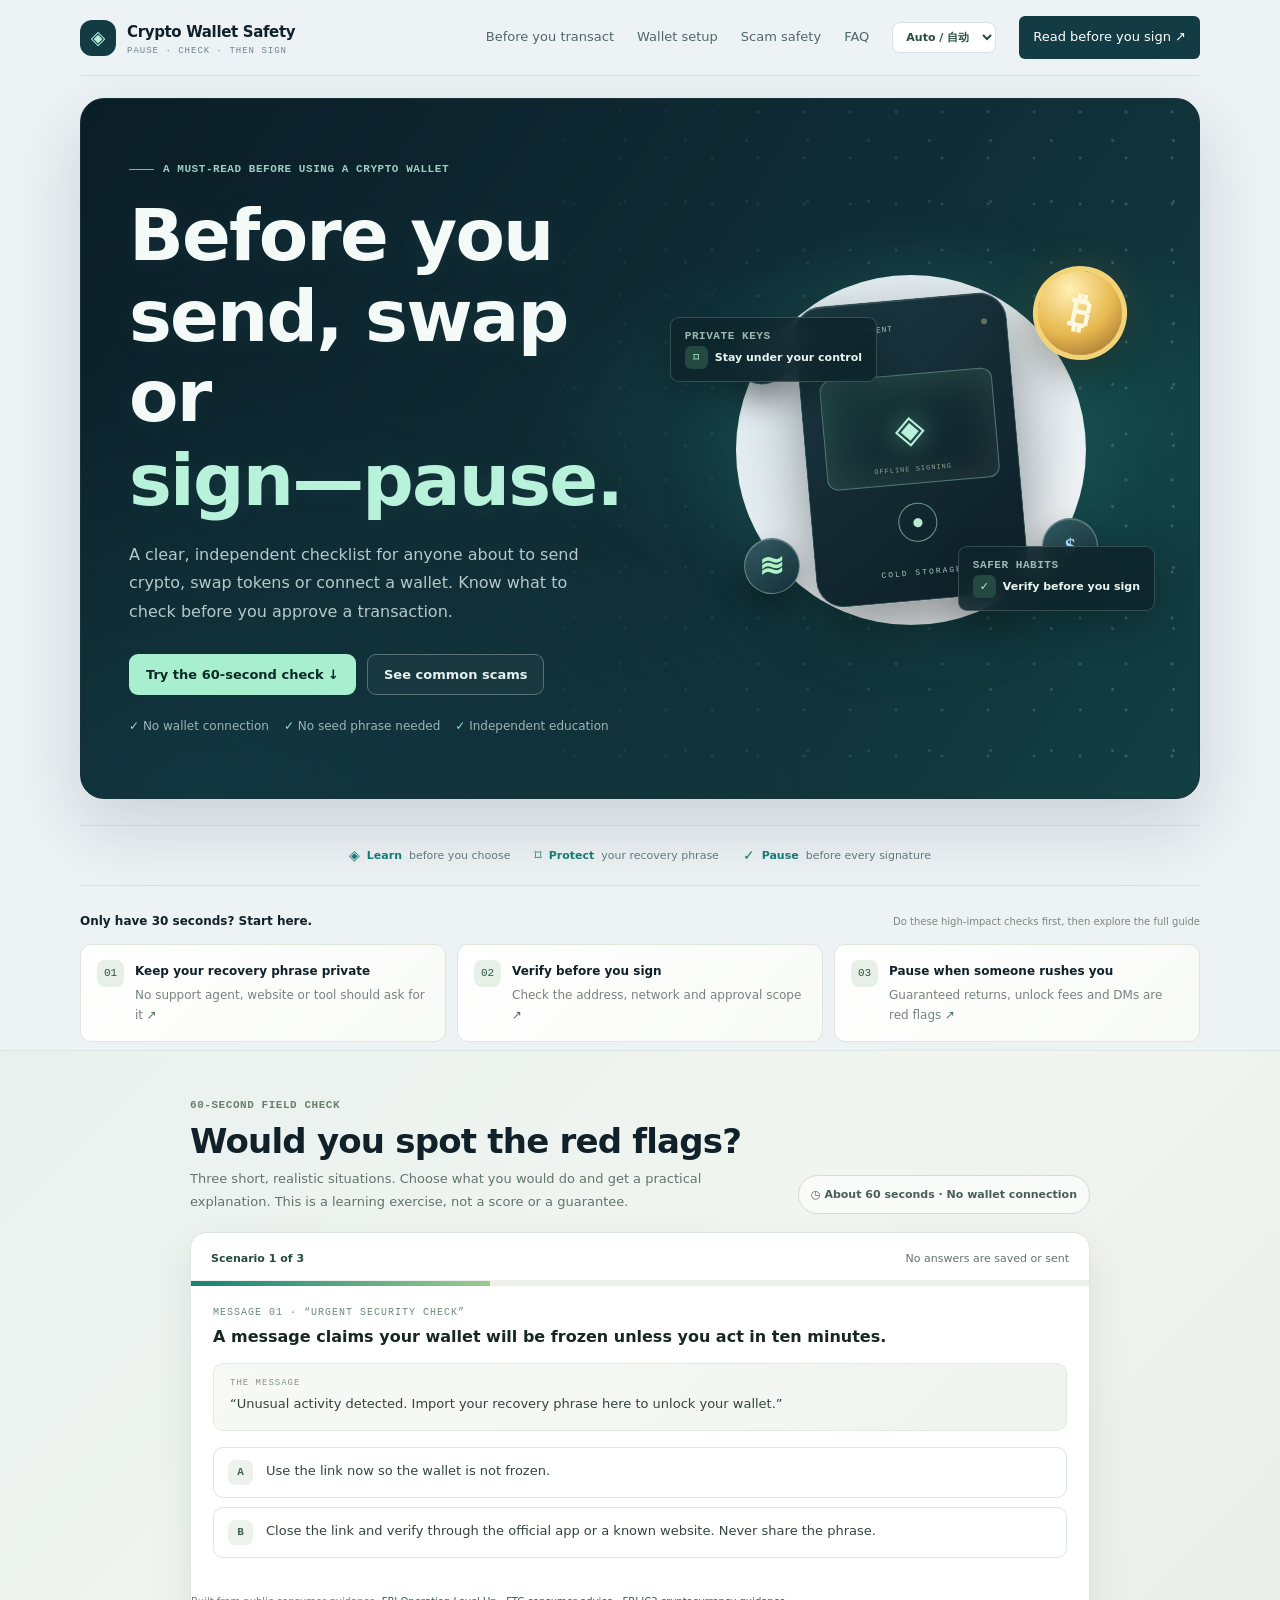
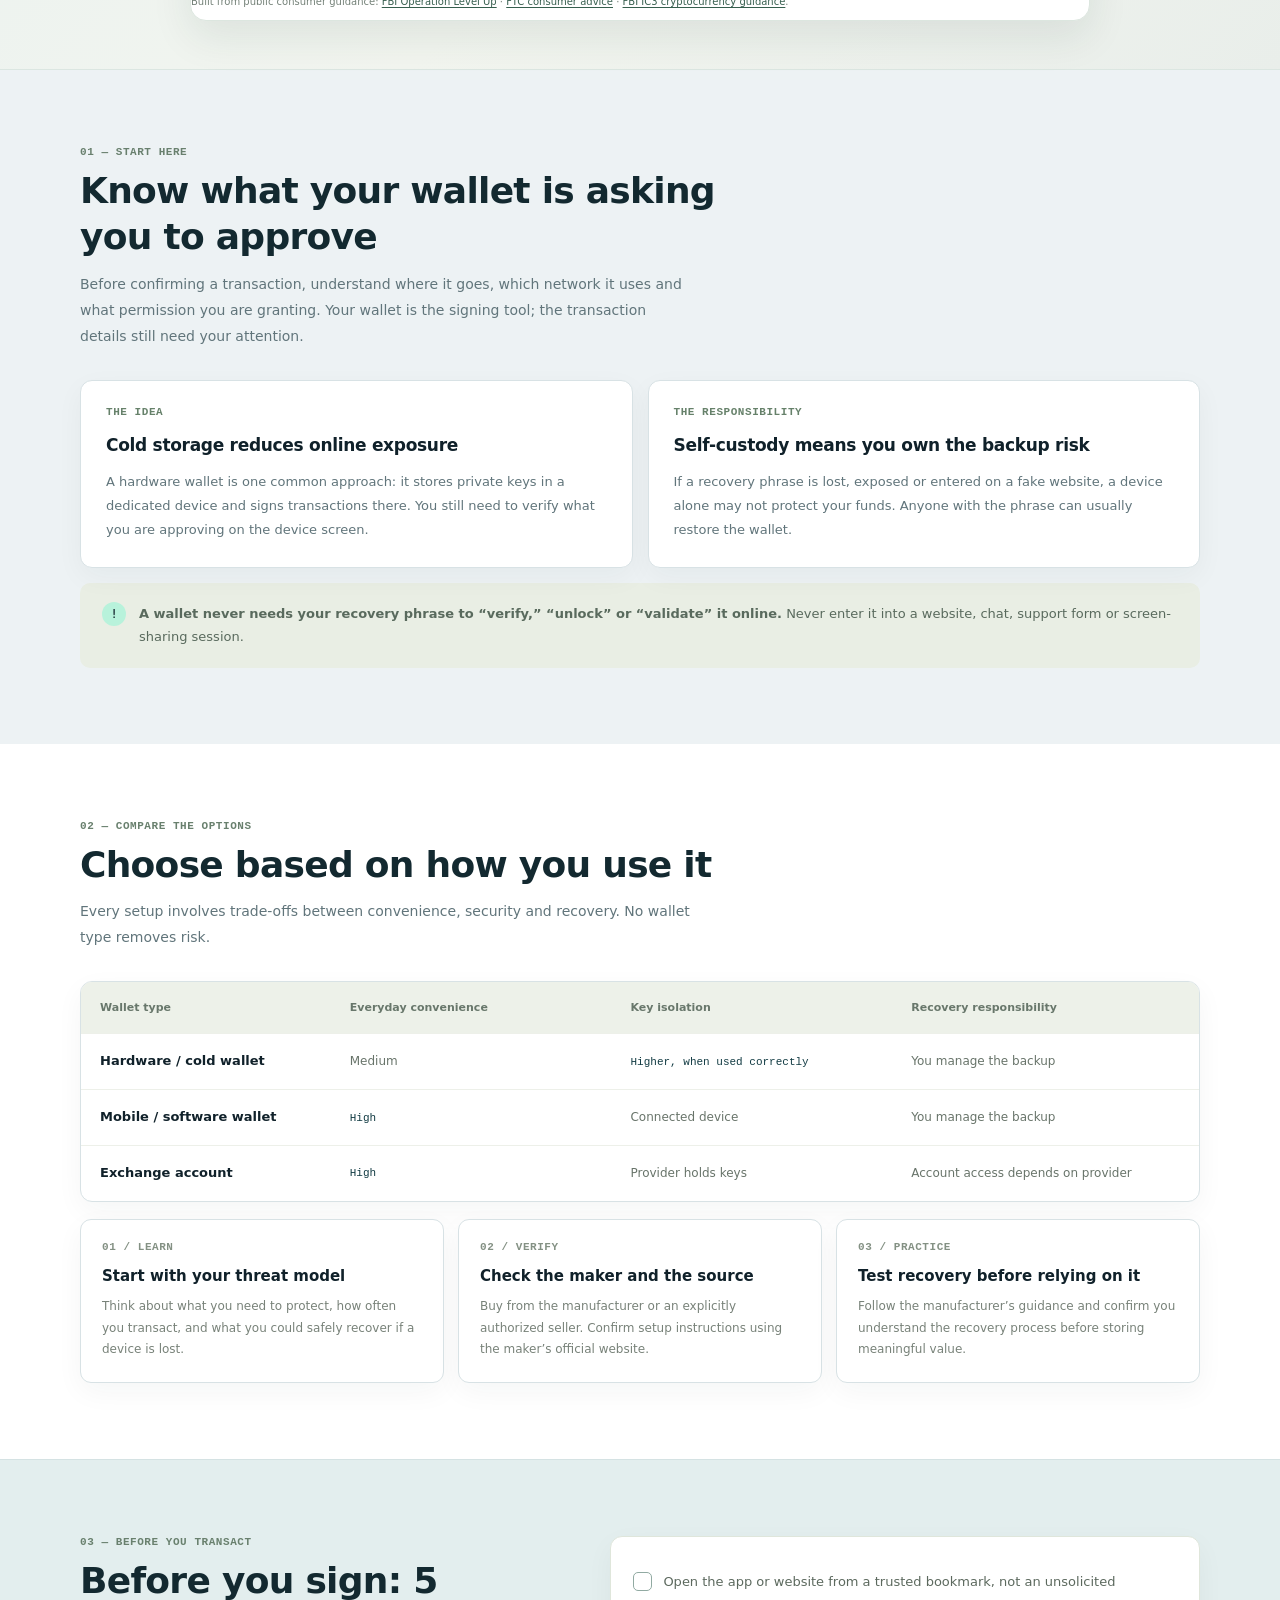
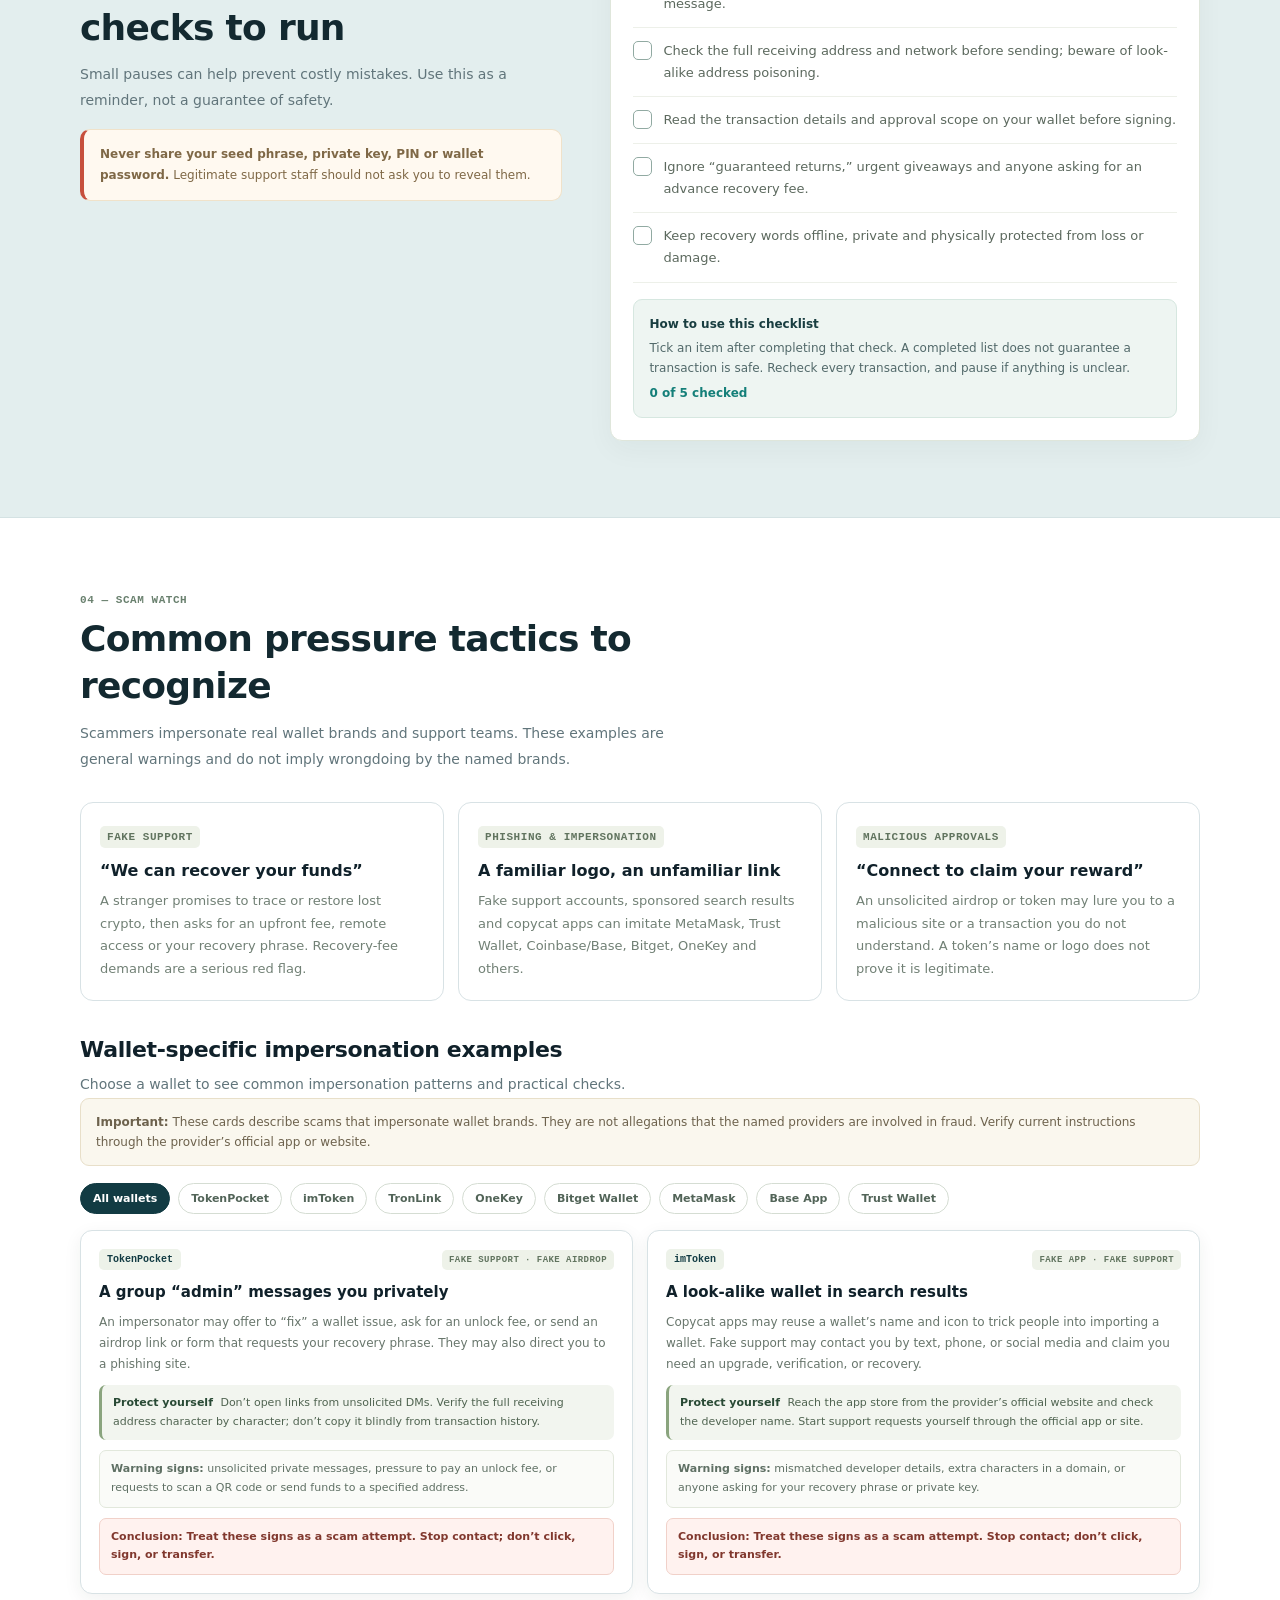
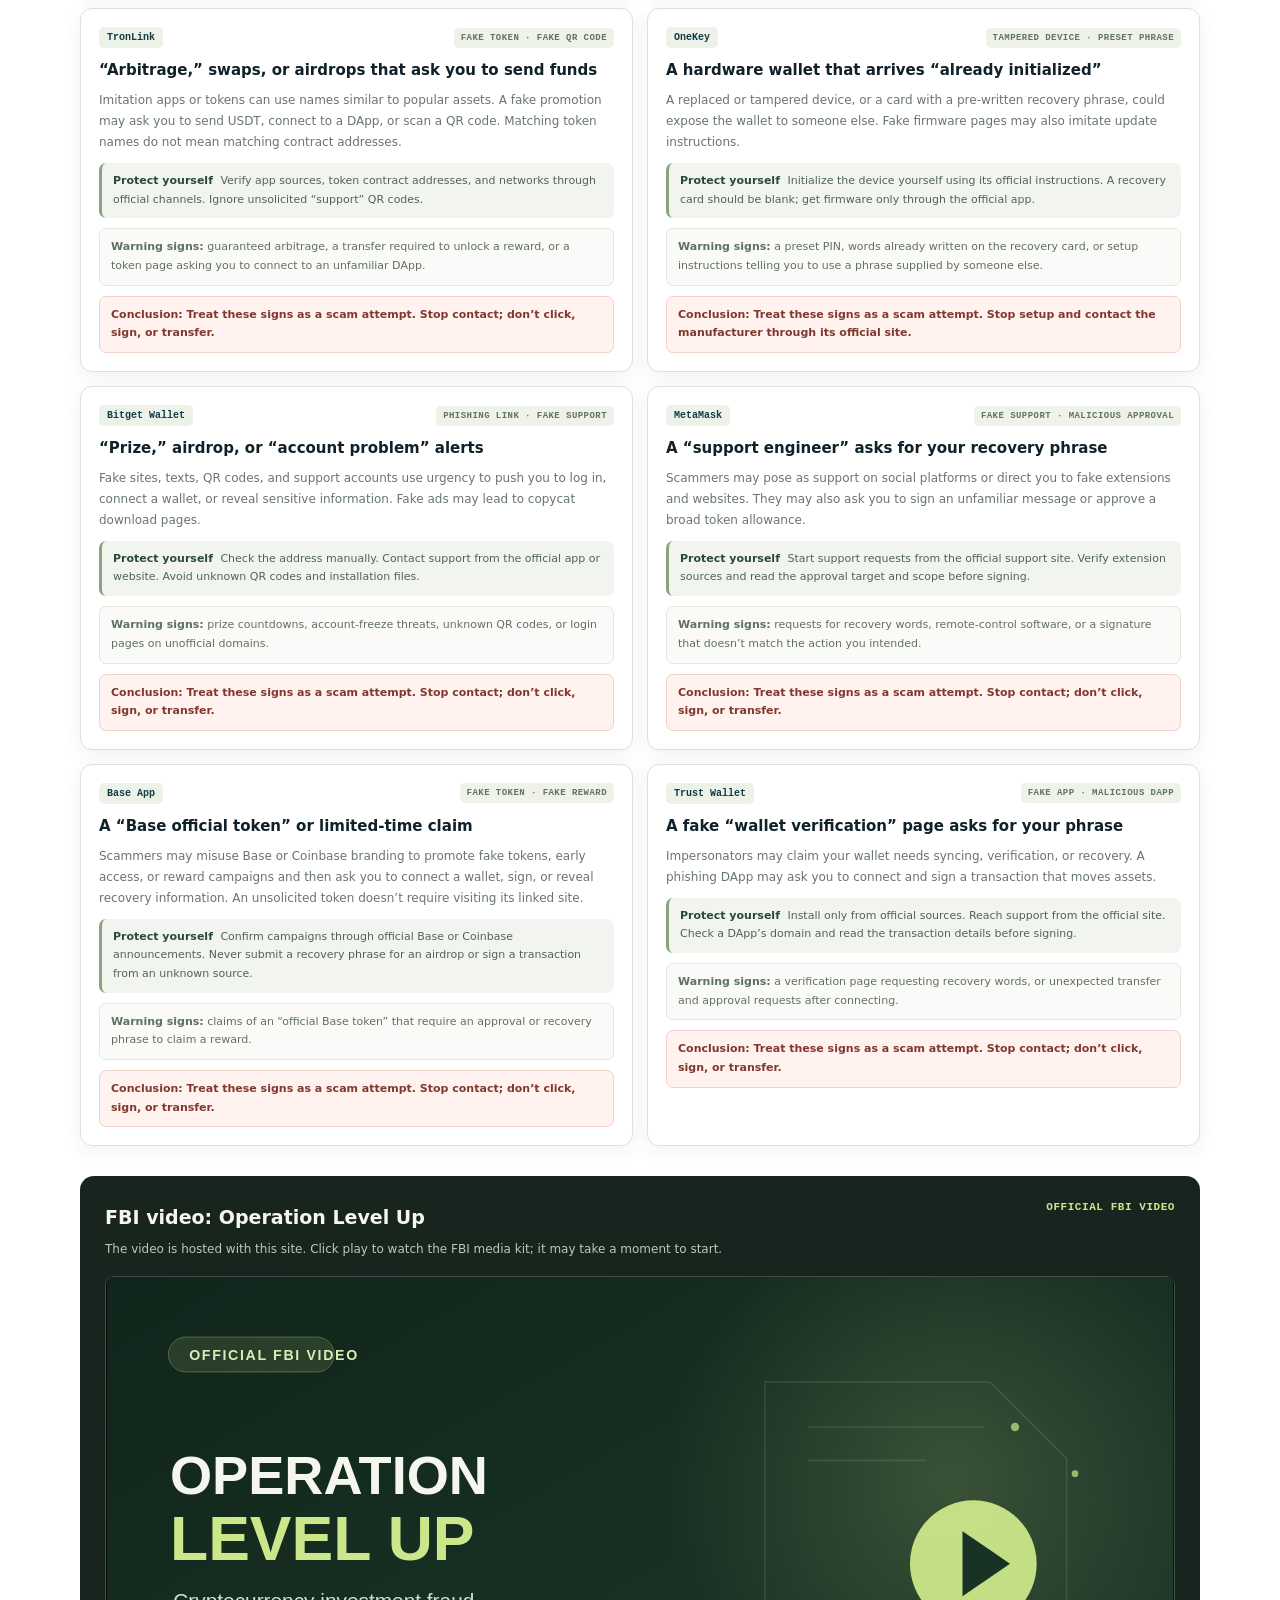
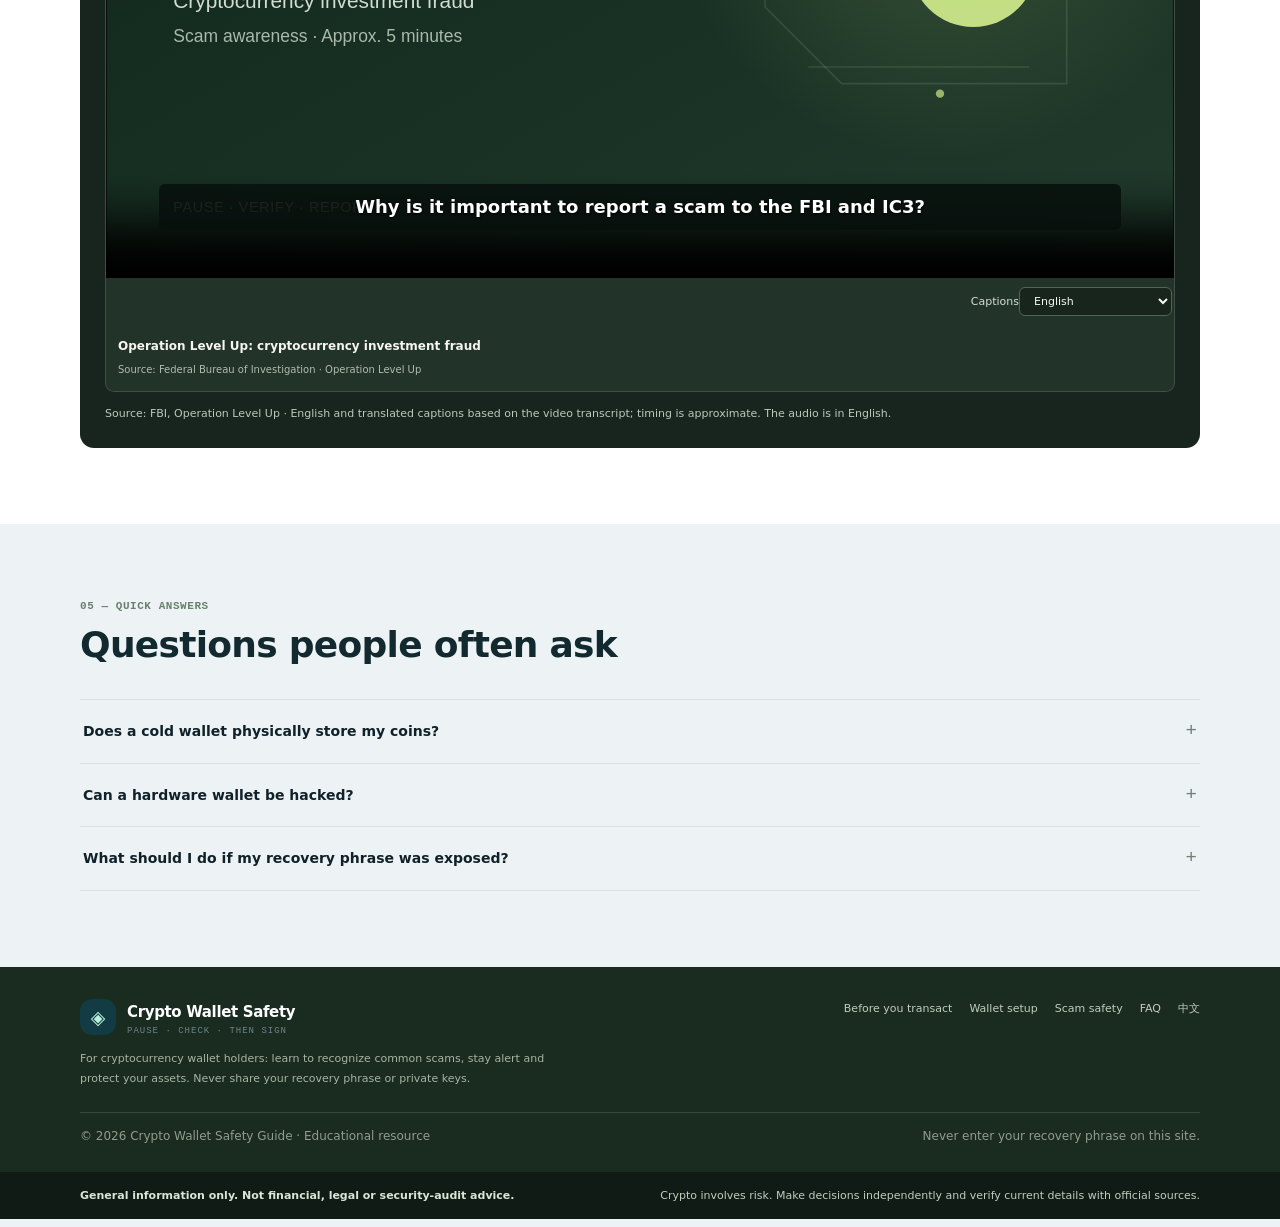
<file: index-en.html>
<!doctype html>
<html lang="en">
<head><script src="language.js?v=20261005-9"></script>
<meta charset="utf-8">
<meta name="viewport" content="width=device-width,initial-scale=1">
<meta name="theme-color" content="#f5f5ef">
<meta name="description" content="A must-read guide before you transact with a crypto wallet. Learn to check recipients, networks, approvals and scam warning signs before you send or sign.">
<meta property="og:title" content="Before You Transact — Crypto Wallet Safety Guide">
<meta property="og:description" content="Check the address, network and approval before every crypto transaction. Independent, practical wallet safety guidance.">
<title>Before You Transact — Crypto Wallet Safety Guide</title>
<style>
:root{--paper:#f5f5ef;--white:#fff;--ink:#18251e;--green:#244d3a;--lime:#cce78a;--muted:#778278;--line:#e4e8df;--warm:#e9eee5;--serif:Georgia,'Times New Roman',serif;--sans:Inter,'DM Sans',system-ui,-apple-system,'Segoe UI',sans-serif;--mono:'SFMono-Regular',Consolas,monospace}*{box-sizing:border-box}html{scroll-behavior:smooth;scroll-padding-top:85px}body{margin:0;color:var(--ink);background:var(--paper);font:15px/1.7 var(--sans);-webkit-font-smoothing:antialiased}a{color:inherit}.wrap{width:min(1120px,calc(100% - 56px));margin:auto}.topbar{height:76px;display:flex;align-items:center;justify-content:space-between;border-bottom:1px solid #dfe4db}.brand{display:flex;align-items:center;gap:11px;text-decoration:none;font-size:15px;font-weight:750;letter-spacing:-.35px}.brand-mark{width:36px;height:36px;border-radius:12px;background:var(--green);color:var(--lime);display:grid;place-items:center;font-size:19px}.brand small{display:block;font:9px var(--mono);letter-spacing:1px;color:#849087;margin-top:1px}.nav{display:flex;align-items:center;gap:23px}.nav a{font-size:12px;color:#68746b;text-decoration:none}.nav a:hover{color:var(--green)}.nav .lang{border:1px solid #d5ddd3;border-radius:6px;padding:8px 10px}.nav .nav-cta{padding:10px 14px;background:var(--green);color:white;border-radius:6px}.hero{padding:75px 0 66px;display:grid;grid-template-columns:1.02fr .98fr;align-items:center;gap:44px}.eyebrow,.kicker{font:10px var(--mono);letter-spacing:1.5px;color:#69806e;text-transform:uppercase}.eyebrow{display:flex;align-items:center;gap:9px}.eyebrow:before{content:'';height:1px;width:25px;background:#8aa07f}.hero h1{font-size:clamp(44px,6vw,70px);line-height:1.07;letter-spacing:-3px;margin:20px 0;font-weight:600;max-width:620px}.hero h1 em{font-family:var(--serif);font-weight:400;color:var(--green);letter-spacing:-2px}.hero-copy{max-width:490px;color:#667269;font-size:16px;line-height:1.85}.hero-actions{display:flex;gap:11px;margin-top:27px;flex-wrap:wrap}.btn{display:inline-flex;align-items:center;justify-content:center;gap:8px;border-radius:7px;padding:12px 16px;text-decoration:none;font:650 12px var(--sans);border:1px solid transparent;transition:.18s}.btn-primary{color:white;background:var(--green)}.btn-primary:hover{background:#173c2b;transform:translateY(-1px)}.btn-outline{border-color:#d5ddd3;background:transparent;color:#415347}.btn-outline:hover{background:#fff}.hero-trust{margin-top:21px;display:flex;gap:15px;flex-wrap:wrap;color:#7e897f;font-size:11px}.hero-trust b{color:var(--green)}.hero-art{min-height:420px;position:relative;display:grid;place-items:center;isolation:isolate}.orb{position:absolute;z-index:-1;width:360px;height:360px;border-radius:50%;background:radial-gradient(circle at 40% 35%,#dfe9d6,#e7ebdf 58%,#eff0e7 70%)}.device{position:relative;width:220px;height:318px;border-radius:28px;background:linear-gradient(140deg,#29372e,#121d17 75%);box-shadow:0 28px 55px #1c302226,0 7px 16px #17231a22;transform:rotate(-7deg);display:flex;flex-direction:column;align-items:center;padding:23px 19px;color:white}.device-top{width:100%;display:flex;justify-content:space-between;align-items:center;color:#98a89b;font:8px var(--mono);letter-spacing:.8px}.device-hole{width:6px;height:6px;border-radius:50%;background:#617064}.device-screen{margin-top:42px;width:100%;height:110px;border:1px solid #46554a;border-radius:11px;background:linear-gradient(145deg,#1b2b20,#101912);display:grid;place-items:center;position:relative;overflow:hidden}.screen-glyph{font-size:39px;color:var(--lime);text-shadow:0 0 20px #cce78a4d}.screen-bottom{position:absolute;bottom:10px;font:7px var(--mono);letter-spacing:1px;color:#91a091}.device-button{width:39px;height:39px;border:1px solid #667368;border-radius:50%;margin-top:19px;display:grid;place-items:center;color:#c2cfbf;font-size:12px}.device-base{margin-top:auto;font:8px var(--mono);letter-spacing:2px;color:#96a398}.coin{position:absolute;width:104px;height:104px;right:21px;top:23px;border-radius:50%;display:grid;place-items:center;background:radial-gradient(circle at 33% 27%,#ffe9a0,#e4a83c 55%,#a96720);border:7px double #f8d67b;box-shadow:0 15px 25px #70512335;color:#fff8df;font:bold 48px Georgia;transform:rotate(12deg)}.float-card{position:absolute;background:#fff;border:1px solid #e6e9e1;box-shadow:0 14px 35px #26342612;border-radius:9px;padding:12px 14px}.float-card.one{top:70px;left:0}.float-card.two{bottom:41px;right:1px}.float-kicker{font:8px var(--mono);color:#8b978c;letter-spacing:.8px}.float-main{font-size:11px;font-weight:700;margin-top:4px;display:flex;align-items:center;gap:7px}.float-icon{width:23px;height:23px;border-radius:6px;background:#edf2e8;display:grid;place-items:center;color:var(--green)}.trust-strip{border-top:1px solid var(--line);border-bottom:1px solid var(--line);padding:17px 0;display:flex;align-items:center;justify-content:center;gap:24px;color:#748075;font-size:11px;flex-wrap:wrap}.trust-strip strong{color:#44584a;font-weight:650}.trust-item{display:flex;align-items:center;gap:7px}.trust-item i{font-style:normal;color:var(--green);font-size:14px}.section{padding:76px 0}.section-head{max-width:640px;margin-bottom:30px}.kicker{margin-bottom:10px}.section h2{font-size:clamp(28px,3.5vw,36px);line-height:1.25;letter-spacing:-1.2px;font-weight:620;margin:0 0 11px}.section-intro{font-size:14px;color:#748075;line-height:1.85;margin:0;max-width:610px}.definition-grid{display:grid;grid-template-columns:1fr 1fr;gap:15px}.info-card{border:1px solid var(--line);border-radius:12px;background:#fff;padding:25px}.info-card h3{font-size:17px;margin:0 0 9px;letter-spacing:-.3px}.info-card p{color:#758076;font-size:13px;line-height:1.85;margin:0}.info-tag{font:9px var(--mono);letter-spacing:.8px;color:#66816a;margin-bottom:13px}.callout{border-radius:10px;background:#e9eee4;padding:19px 22px;display:flex;gap:13px;align-items:flex-start;margin-top:15px;color:#596a5d;font-size:13px;line-height:1.8}.callout-mark{height:24px;width:24px;border-radius:50%;background:white;display:grid;place-items:center;flex:0 0 auto;color:var(--green)}.comparison{border:1px solid var(--line);border-radius:12px;background:#fff;overflow:hidden}.compare-head,.compare-row{display:grid;grid-template-columns:1.15fr 1.3fr 1.3fr 1.3fr;align-items:center;gap:12px;padding:16px 19px}.compare-head{background:#edf1e9;color:#68776b;font-size:11px;font-weight:700}.compare-row{border-top:1px solid #edf0e9;font-size:12px;color:#68746a}.compare-row strong{font-size:13px;color:var(--ink)}.check{font:11px var(--mono);color:var(--green)}.cross{font:11px var(--mono);color:#ac8069}.choose{display:grid;grid-template-columns:repeat(3,1fr);gap:14px;margin-top:17px}.choose-card{border:1px solid var(--line);border-radius:11px;background:#fff;padding:21px}.choose-num{font:10px var(--mono);color:#849184}.choose-card h3{font-size:15px;margin:10px 0 7px}.choose-card p{font-size:12px;line-height:1.8;color:#788279;margin:0}.choose-card .hint{margin-top:14px;padding-top:12px;border-top:1px solid #edf0e9;color:#526c56;font-size:11px}.checklist-section{background:#e8eee4;border-top:1px solid #dce5d9;border-bottom:1px solid #dce5d9}.checklist-layout{display:grid;grid-template-columns:.9fr 1.1fr;gap:48px;align-items:start}.checklist-box{background:#fff;border:1px solid #dfe6db;border-radius:12px;padding:22px}.check-row{display:flex;gap:11px;padding:12px 0;border-bottom:1px solid #edf0e9;color:#5c695e;font-size:12px;line-height:1.65}.check-row:last-child{border:0}.checkbox{width:17px;height:17px;border:1px solid #9bab98;border-radius:4px;flex:0 0 auto;margin-top:2px}.warning{background:#fff9f0;border:1px solid #f0e2ca;color:#7f6846;border-radius:9px;padding:14px 16px;font-size:12px;line-height:1.75;margin-top:15px}.faq-list{border-top:1px solid var(--line)}details{border-bottom:1px solid var(--line)}summary{list-style:none;cursor:pointer;padding:19px 3px;display:flex;justify-content:space-between;gap:18px;align-items:center;font-size:14px;font-weight:650}summary::-webkit-details-marker{display:none}summary:after{content:'+';font:19px var(--mono);color:#71826f}details[open] summary:after{content:'−'}details p{margin:-3px 30px 19px 3px;color:#748075;font-size:13px;line-height:1.9;max-width:800px}.scams{background:#fff}.scam-grid{display:grid;grid-template-columns:repeat(3,1fr);gap:14px}.scam-card{border:1px solid var(--line);border-radius:11px;padding:19px;background:#fff}.scam-card h3{font-size:15px;margin:10px 0 8px}.scam-card p{font-size:12px;color:#718075;line-height:1.8;margin:0}.scam-type{display:inline-block;font:9px var(--mono);letter-spacing:.3px;color:#61745f;background:#eef2e9;padding:5px 7px;border-radius:5px}.video-panel{margin-top:30px;background:#18251e;border-radius:14px;padding:25px;color:#f6f6ef}.video-head{display:flex;justify-content:space-between;align-items:flex-start;gap:20px;margin-bottom:17px}.video-head h3{font-size:19px;margin:0 0 4px}.video-head p{font-size:12px;color:#bdc8bb;margin:0}.video-head .kicker{color:#cce78a}.video-grid{display:grid;grid-template-columns:1.2fr 1fr 1fr;gap:12px}.video-card{border:1px solid #ffffff22;border-radius:9px;overflow:hidden;background:#223329}.video-frame{position:relative;width:100%;aspect-ratio:16/9;background:#0c1510}.video-frame iframe,.video-frame video{position:absolute;inset:0;width:100%;height:100%;border:0;object-fit:contain;background:#000}.video-meta{padding:11px 12px}.video-meta strong{display:block;font-size:12px;margin-bottom:3px}.video-meta span{font-size:10px;color:#afbdad}.footer{background:#1a2c20;color:#dce6d7;padding:32px 0 25px}.footer-main{display:flex;justify-content:space-between;gap:25px;align-items:flex-start}.footer .brand{color:white}.footer p{font-size:11px;line-height:1.8;color:#a6b4a4;max-width:490px;margin:13px 0 0}.footer-links{display:flex;gap:17px;flex-wrap:wrap}.footer-links a{font-size:11px;color:#c0cdbd;text-decoration:none}.footer-bottom{margin-top:24px;padding-top:13px;border-top:1px solid #ffffff20;color:#8f9d8e;font-size:10px;display:flex;justify-content:space-between;gap:12px}.disclosure{background:#111b15;color:#c0cdbd;padding:14px 0;font-size:11px}.disclosure .wrap{display:flex;justify-content:space-between;gap:16px;flex-wrap:wrap}.disclosure strong{color:#d9e6d5}@media(max-width:850px){.nav{gap:13px}.nav a{font-size:11px}.hero{gap:20px}.hero-art{min-height:355px}.orb{width:300px;height:300px}.device{transform:scale(.9) rotate(-7deg)}.coin{right:0;top:25px;transform:scale(.85) rotate(12deg)}.checklist-layout{gap:25px}}@media(max-width:650px){html{scroll-padding-top:12px}.wrap{width:calc(100% - 34px)}.topbar{height:auto;min-height:64px;flex-wrap:wrap;padding:12px 0;gap:12px}.nav{width:100%;order:2;justify-content:space-between;gap:6px;padding:10px 0 0;border-top:1px solid var(--line)}.nav a{font-size:10px}.nav .nav-cta{padding:7px 9px}.nav .lang{padding:5px 7px}.hero{grid-template-columns:1fr;gap:8px;padding:45px 0 32px}.hero h1{font-size:47px;letter-spacing:-2px;margin:16px 0}.hero-copy{font-size:14px}.hero-art{min-height:300px}.orb{width:255px;height:255px}.device{transform:scale(.78) rotate(-7deg)}.coin{right:4px;top:6px;transform:scale(.68) rotate(12deg)}.float-card.one{top:25px;left:-2px}.float-card.two{right:-1px;bottom:20px}.trust-strip{justify-content:flex-start;overflow:auto;white-space:nowrap;flex-wrap:nowrap;padding:13px 0;font-size:10px;gap:14px}.section{padding:51px 0}.section h2{font-size:27px}.section-intro{font-size:13px}.definition-grid,.checklist-layout{grid-template-columns:1fr;gap:10px}.info-card{padding:18px}.compare-head,.compare-row{grid-template-columns:1.1fr 1fr 1fr;gap:7px;padding:12px 10px}.compare-head span:first-child{display:none}.compare-row strong{grid-column:1/-1;font-size:11px}.compare-head span{font-size:9px}.compare-row{font-size:10px}.choose{grid-template-columns:1fr;gap:9px}.choose-card{padding:16px}.scam-grid,.video-grid{grid-template-columns:1fr}.video-panel{padding:19px 14px}.video-head{display:block}.video-head .kicker{display:inline-block;margin-top:10px}.footer-main{flex-direction:column}.footer-bottom{flex-direction:column}.disclosure .wrap{display:block}.disclosure span{display:block;margin-top:4px}}
.language-switch{max-width:140px;border:1px solid #d8e2e5;border-radius:8px;background:#fff;padding:7px 9px;color:#244d3a;font:600 11px var(--sans)}@media(max-width:650px){.language-switch{max-width:115px;padding:6px 7px}}
</style>
<style>
.hero{position:relative;margin-top:22px;margin-bottom:26px;padding-left:clamp(24px,4vw,48px);padding-right:clamp(24px,4vw,48px);border:1px solid #dfe9df;border-radius:20px;background:#f2f6f1 url('[data-uri]') center/cover no-repeat;box-shadow:0 18px 45px rgba(35,65,45,.055)}
@media(max-width:800px){.hero{margin-top:14px;margin-bottom:20px;padding-left:25px;padding-right:25px;background-position:58% center}}
@media(max-width:620px){.hero{margin-top:10px;margin-bottom:14px;padding:36px 18px 24px;background-position:62% center;border-radius:15px}.hero-art{background:radial-gradient(ellipse at center,rgba(231,241,232,.48),transparent 72%)}}
.language-switch{max-width:140px;border:1px solid #d8e2e5;border-radius:8px;background:#fff;padding:7px 9px;color:#244d3a;font:600 11px var(--sans)}@media(max-width:650px){.language-switch{max-width:115px;padding:6px 7px}}
</style><style>
.video-frame{position:relative}
.subtitle-overlay{position:absolute;z-index:4;left:5%;right:5%;bottom:48px;padding:9px 14px;border-radius:6px;background:rgba(8,16,12,.86);color:#fff;text-align:center;font:600 clamp(13px,1.5vw,18px)/1.55 system-ui,sans-serif;text-shadow:0 1px 2px #000;white-space:pre-line;pointer-events:none}
.subtitle-overlay[hidden]{display:none}
.subtitle-bar{display:flex;justify-content:flex-end;align-items:center;gap:9px;padding:9px 2px;color:#d5ded5;font:11px system-ui,sans-serif}
.subtitle-bar select{border:1px solid #526559;border-radius:6px;background:#17251d;color:#f5f8f3;padding:6px 10px;font:inherit;cursor:pointer}
@media(max-width:620px){.subtitle-overlay{bottom:42px;left:3%;right:3%;padding:7px 9px;font-size:12px}.subtitle-bar{font-size:10px}}
.language-switch{max-width:140px;border:1px solid #d8e2e5;border-radius:8px;background:#fff;padding:7px 9px;color:#244d3a;font:600 11px var(--sans)}@media(max-width:650px){.language-switch{max-width:115px;padding:6px 7px}}
</style><style>
/* A cooler, editorial wallet-safety look with an original coin-orbit illustration. */
body{background:#edf2f4;color:#10212a}
.topbar{border-color:#d8e2e5}.brand-mark{background:#123b43;color:#b8f2db}.brand small{color:#6c858b}.nav a{color:#50666e}.nav a:hover{color:#087d78}.nav .nav-cta{background:#123b43}
.hero{overflow:hidden;isolation:isolate;min-height:500px;padding-top:64px;padding-bottom:62px;border:1px solid #17333a;border-radius:24px;background:radial-gradient(ellipse at 78% 46%,rgba(26,105,103,.46),transparent 35%),radial-gradient(ellipse at 10% 100%,rgba(21,74,83,.42),transparent 44%),linear-gradient(125deg,#0b1d27 0%,#102d35 56%,#123f43 100%);box-shadow:0 28px 70px rgba(22,55,61,.16);color:#eff8f6}
.hero:after{content:"";position:absolute;inset:0;z-index:-1;opacity:.22;background-image:linear-gradient(120deg,transparent 0 48%,rgba(178,232,216,.17) 48.1%,transparent 48.3%),radial-gradient(circle at 72% 28%,#9cebd1 0 1px,transparent 2px),radial-gradient(circle at 91% 68%,#9cebd1 0 1px,transparent 2px);background-size:auto,46px 46px,61px 61px;mask-image:linear-gradient(90deg,transparent 30%,#000 100%);pointer-events:none}
.hero .eyebrow{color:#9bcfc2}.hero .eyebrow:before{background:#59cbb1}.hero h1{color:#f4faf8}.hero h1 em{color:#8fe2c6}.hero-copy{color:#b5c9c9}.hero-trust{color:#9eb4b7}.hero-trust b{color:#8fe2c6}.hero .btn-primary{background:#a7efcf;color:#0c2927}.hero .btn-primary:hover{background:#c4f7df}.hero .btn-outline{border-color:#577276;color:#e6f1ef;background:rgba(255,255,255,.035)}.hero .btn-outline:hover{background:rgba(255,255,255,.1)}
.hero-art{min-height:390px}.orb{width:350px;height:350px;background:radial-gradient(circle at 48% 42%,rgba(81,181,158,.25),rgba(59,126,126,.12) 48%,transparent 72%);border:1px solid rgba(166,226,207,.13);box-shadow:0 0 90px rgba(76,201,171,.12)}
.device{z-index:1;width:213px;height:302px;border:1px solid rgba(183,228,213,.27);background:linear-gradient(145deg,#1b3740,#10232c 78%);box-shadow:0 27px 60px rgba(0,0,0,.38),inset 0 1px rgba(255,255,255,.12);transform:rotate(-5deg)}.device-screen{border-color:#527a76;background:linear-gradient(145deg,#193c3d,#101f28)}.screen-glyph{color:#a5f0cf;text-shadow:0 0 24px rgba(127,243,199,.55)}.device-top,.device-base{color:#a7c6bb}.device-button{border-color:#6d9a8a;color:#b8ead4}
.coin{z-index:3;position:absolute;display:grid;place-items:center;right:5%;top:3%;width:94px;height:94px;border-radius:50%;background:radial-gradient(circle at 32% 25%,#fff0b4,#e7b84f 53%,#91632c);border:5px solid #f3d378;color:#fff9df;box-shadow:0 15px 38px rgba(0,0,0,.3),0 0 40px rgba(250,196,87,.14);font-size:42px}
.token{position:absolute;z-index:3;width:56px;height:56px;display:grid;place-items:center;border-radius:50%;font:bold 22px Georgia,serif;color:#e9f6f1;background:linear-gradient(145deg,#335b61,#142f39);border:1px solid rgba(203,241,227,.37);box-shadow:0 14px 28px rgba(0,0,0,.32),inset 0 1px rgba(255,255,255,.18)}.token-eth{top:19%;left:13%;color:#cbd5ff}.token-usdc{bottom:18%;right:11%;color:#a7d9ff}.token-sol{bottom:13%;left:15%;color:#b0f3c7;font-size:30px}
.float-card{z-index:4;width:max-content;max-width:calc(100% - 16px);white-space:nowrap;background:rgba(14,36,43,.87);border-color:rgba(192,229,215,.22);box-shadow:0 14px 36px rgba(0,0,0,.2);color:#eaf5f1;backdrop-filter:blur(12px)}.float-kicker{color:#9dbab4}.float-icon{background:#234941;color:#b5f0d2}.float-card.one{top:62px;left:-2px;right:auto}.float-card.two{bottom:34px;right:-4px;left:auto}
.trust-strip{border-color:#d8e2e5;color:#647b80}.trust-strip strong,.trust-item i{color:#147f79}.section h2{color:#132930}.section-intro,.info-card p{color:#61757b}.info-card,.choose-card,.checklist-box,.comparison{box-shadow:0 9px 28px rgba(17,49,57,.045)}.checklist-section{background:#e3eeee;border-color:#d4e2e3}
@media(max-width:800px){.hero{min-height:0;padding-top:48px;padding-bottom:42px}.hero-art{min-height:325px}.orb{width:285px;height:285px}.device{transform:scale(.86) rotate(-5deg)}}
@media(max-width:620px){.topbar{background:#edf2f4}.hero{padding:36px 18px 24px;min-height:0;border-radius:19px;background-position:center}.hero-art{min-height:275px;margin-top:5px}.orb{width:245px;height:245px}.device{transform:scale(.74) rotate(-5deg)}.coin{width:70px;height:70px;font-size:31px;right:3%;top:2%}.token{width:43px;height:43px;font-size:18px}.token-sol{font-size:23px}.float-card{padding:9px 10px}.float-card.one{top:23px;left:-2px;right:auto}.float-card.two{bottom:19px;right:-4px;left:auto}.hero:after{mask-image:linear-gradient(90deg,transparent 3%,#000 100%)}}

.language-switch{max-width:140px;border:1px solid #d8e2e5;border-radius:8px;background:#fff;padding:7px 9px;color:#244d3a;font:600 11px var(--sans)}@media(max-width:650px){.language-switch{max-width:115px;padding:6px 7px}}
</style><style>
/* Stronger, more editorial hero typography. */
.hero h1{font-size:clamp(48px,6.1vw,72px);line-height:1.08;letter-spacing:-2.4px;font-weight:720;text-wrap:balance;max-width:650px;text-shadow:0 2px 24px rgba(117,220,192,.08)}
.hero h1 em{font-weight:500;letter-spacing:-1.6px;display:inline-block;margin-top:3px}
@media(max-width:800px){.hero h1{font-size:clamp(48px,7vw,64px);letter-spacing:-1.9px}}
@media(max-width:620px){.hero h1{font-size:clamp(44px,11.5vw,52px);line-height:1.12;letter-spacing:-1.4px;margin:17px 0 15px}.hero h1 em{letter-spacing:-1px}}
.language-switch{max-width:140px;border:1px solid #d8e2e5;border-radius:8px;background:#fff;padding:7px 9px;color:#244d3a;font:600 11px var(--sans)}@media(max-width:650px){.language-switch{max-width:115px;padding:6px 7px}}
</style><style>
.check-row{align-items:flex-start;cursor:pointer;transition:background .15s,color .15s}.check-row:hover{color:#183d40}.checkbox{appearance:none;-webkit-appearance:none;width:17px;height:17px;margin:1px 0 0;border:1.5px solid #91aaa2;border-radius:5px;background:#fff;flex:0 0 auto;cursor:pointer;transition:background .15s,border-color .15s,box-shadow .15s}.checkbox:checked{border-color:#16796f;background:#16796f url("data:image/svg+xml,%3Csvg xmlns='http://www.w3.org/2000/svg' viewBox='0 0 16 16'%3E%3Cpath d='m3 8 3.2 3.1L13 4.5' fill='none' stroke='white' stroke-width='2' stroke-linecap='round' stroke-linejoin='round'/%3E%3C/svg%3E") center/12px 12px no-repeat}.checkbox:focus-visible{outline:3px solid rgba(69,190,159,.28);outline-offset:2px}.checklist-note{margin-top:16px;padding:14px 15px;display:grid;gap:4px;border-radius:9px;background:#eef5f2;border:1px solid #d6e7e0;color:#52696a;font-size:11px;line-height:1.7}.checklist-note strong{color:#183d40;font-size:12px}.check-progress{color:#147f79;font-weight:700}
@media(max-width:620px){.checklist-note{font-size:10px;padding:12px}}
 .quick-start{padding:25px 0 8px}.quick-start-head{display:flex;align-items:baseline;justify-content:space-between;gap:16px;margin:0 0 12px}.quick-start-head strong{font-size:12px}.quick-start-head span{font-size:10px;color:#7b887f}.quick-grid{display:grid;grid-template-columns:repeat(3,1fr);gap:11px}.quick-card{display:flex;align-items:flex-start;gap:11px;min-height:88px;padding:15px 16px;border:1px solid #dfe6dc;border-radius:11px;background:linear-gradient(135deg,#fff,#f8faf6);text-decoration:none;transition:transform .18s,border-color .18s,box-shadow .18s}.quick-card:hover{transform:translateY(-2px);border-color:#b8cbb6;box-shadow:0 10px 24px #183b2410}.quick-num{width:27px;height:27px;border-radius:8px;display:grid;place-items:center;flex:0 0 auto;background:#e7f0e6;color:#28583f;font:11px var(--mono)}.quick-card b{display:block;font-size:12px;margin:1px 0 3px}.quick-card small{display:block;color:#78847b;font-size:10px;line-height:1.55}.quick-card small:after{content:'  ↗';color:#4a7158}@media(max-width:620px){.quick-start{padding:16px 0 2px}.quick-start-head{align-items:flex-start;flex-direction:column;gap:2px}.quick-grid{grid-template-columns:1fr;gap:8px}.quick-card{min-height:0;padding:12px 13px}}
.language-switch{max-width:140px;border:1px solid #d8e2e5;border-radius:8px;background:#fff;padding:7px 9px;color:#244d3a;font:600 11px var(--sans)}@media(max-width:650px){.language-switch{max-width:115px;padding:6px 7px}}
</style><style>
/* H5 refinements: easier thumb navigation and comfortable reading on small screens. */
@media(max-width:620px){html{scroll-padding-top:112px}.topbar{position:sticky;top:0;z-index:40;width:100%;padding:9px 17px 8px;background:rgba(237,242,244,.96);backdrop-filter:blur(12px);border-bottom:1px solid #d8e2e5}.nav{width:calc(100% + 34px);margin:0 -17px;padding:8px 17px 1px;justify-content:flex-start;overflow-x:auto;overscroll-behavior-x:contain;scrollbar-width:none;gap:17px}.nav::-webkit-scrollbar{display:none}.nav a{flex:0 0 auto;font-size:11px;white-space:nowrap}.nav .nav-cta{padding:8px 11px;min-height:36px}.hero{margin-top:9px;padding:29px 16px 16px}.hero h1{font-size:clamp(37px,10vw,41px);line-height:1.08;letter-spacing:-1.25px}.hero-copy{font-size:14px;line-height:1.7}.hero-actions{gap:8px}.hero-actions .btn{min-height:44px;padding:10px 11px;font-size:11px}.hero-trust{font-size:10px;line-height:1.5}.trust-strip{width:calc(100% - 34px);margin:0 auto;justify-content:center;flex-wrap:wrap;overflow:visible;white-space:normal;padding:14px 10px;font-size:10px;gap:7px 13px;text-align:center}.trust-item{justify-content:center}.hero-art{min-height:195px;margin-top:0}.orb{width:190px;height:190px}.device{transform:scale(.58) rotate(-5deg)}.coin{width:58px;height:58px;font-size:26px;right:4%;top:1%;border-width:4px}.token{width:36px;height:36px;font-size:16px}.token-sol{font-size:20px}.float-card{padding:7px 8px}.float-kicker{font-size:7px}.float-main{font-size:9px}.float-card.one{top:10px;left:0;right:auto}.float-card.two{bottom:5px;right:0;left:auto}.section-intro{font-size:13px;line-height:1.75}.info-card p,.choose-card p,.scam-card p,.fraud-kind p{font-size:12px;line-height:1.75}.check-row{font-size:12px;line-height:1.65;padding:12px 0}.checkbox{width:20px;height:20px}.faq-list summary{font-size:14px;line-height:1.55;padding:16px 2px}.faq-list details p{font-size:12px;line-height:1.8}.quick-card b{font-size:13px}.quick-card small{font-size:11px}.video-panel{margin-top:22px}.video-head h3{font-size:16px}.video-head p{font-size:12px;line-height:1.65}.wallet-filter{min-height:38px;padding:8px 11px}.scam-section .scam-card:hover{transform:none}.footer{padding-bottom:calc(25px + env(safe-area-inset-bottom))}}
<style>.filter-hint{margin:24px 0 10px;color:#6f7f75;font-size:12px;line-height:1.7}@media(max-width:620px){.filter-hint{margin:20px 0 9px;font-size:12px}}.language-switch{max-width:140px;border:1px solid #d8e2e5;border-radius:8px;background:#fff;padding:7px 9px;color:#244d3a;font:600 11px var(--sans)}@media(max-width:650px){.language-switch{max-width:115px;padding:6px 7px}}
</style><link rel="stylesheet" href="polish.css?v=visitor-check-3"><style id="wallet-brand-cards">
.brand-scam-guide{margin-top:34px}.brand-scam-heading{margin:0 0 7px;color:var(--ink);font-size:22px;line-height:1.35;letter-spacing:-.35px}
.wallet-filters{display:flex;gap:8px;flex-wrap:wrap;margin:0 0 16px}.wallet-filter{border:1px solid #d5ddd3;background:#fff;color:#526458;border-radius:999px;padding:8px 12px;font:600 11px var(--sans);cursor:pointer;transition:background .15s,border-color .15s,color .15s}.wallet-filter:hover{border-color:#a7b9aa;background:#f3f6f0}.wallet-filter.active,.wallet-filter[aria-pressed="true"]{background:var(--green);color:#fff;border-color:var(--green)}
.brand-scam-grid{display:grid;grid-template-columns:repeat(2,minmax(0,1fr));gap:14px}.brand-scam-card{border:1px solid var(--line);border-radius:12px;padding:18px;background:#fff;min-width:0;box-shadow:0 5px 18px #26342610}.brand-scam-card[hidden]{display:none}.brand-scam-card-top{display:flex;align-items:center;justify-content:space-between;gap:8px;margin-bottom:12px}.brand-scam-card .wallet-name{font:600 10px var(--mono);color:var(--green);background:#edf2e9;padding:5px 8px;border-radius:5px}.brand-scam-card .scam-type{font-size:9px;text-align:right}.brand-scam-card h3{font-size:15px;line-height:1.45;margin:0 0 8px}.brand-scam-card p{font-size:12px;line-height:1.75;color:#68766c;margin:0}.brand-scam-card .scam-action,.brand-scam-card .scam-signal,.brand-scam-card .scam-verdict{margin-top:10px;padding:9px 11px;font-size:11px;line-height:1.7;border-radius:7px}.brand-scam-card .scam-action{border-left:3px solid #8aa47e;background:#f2f5ef;color:#506451}.brand-scam-card .scam-action b{margin-right:4px;color:#294a35}.brand-scam-card .scam-signal{border:1px solid #e2e8dc;background:#fafbf8;color:#5f7064}.brand-scam-card .scam-verdict{border:1px solid #f1d1c9;background:#fff2ef;color:#81382e;font-weight:650}.scam-disclaimer{margin:0 0 17px;padding:13px 15px;border:1px solid #e8dfc9;border-radius:9px;background:#faf7ee;color:#6d624d;font-size:12px;line-height:1.7}
@media(max-width:650px){.wallet-filters{flex-wrap:nowrap;overflow-x:auto;padding:0 0 7px;scrollbar-width:thin}.wallet-filter{white-space:nowrap;flex:0 0 auto}.brand-scam-grid{grid-template-columns:1fr;gap:9px}.brand-scam-card{padding:15px}.brand-scam-card h3{font-size:14px}}
.language-switch{max-width:140px;border:1px solid #d8e2e5;border-radius:8px;background:#fff;padding:7px 9px;color:#244d3a;font:600 11px var(--sans)}@media(max-width:650px){.language-switch{max-width:115px;padding:6px 7px}}
</style><link rel="stylesheet" href="welcome.css?v=20261006-11">
</head>
<body id="top">
<header class="wrap topbar"><a class="brand" href="#top"><span class="brand-mark">◈</span><span>Crypto Wallet Safety<small>PAUSE · CHECK · THEN SIGN</small></span></a><nav class="nav" aria-label="Main navigation"><a href="#checklist">Before you transact</a><a href="#compare">Wallet setup</a><a href="#scams">Scam safety</a><a href="#faq">FAQ</a><select class="language-switch" id="language-switch" aria-label="Language"><option value="auto">Auto / 自动</option><option value="zh">简体中文</option><option value="en">English</option><option value="es">Español</option><option value="fr">Français</option><option value="de">Deutsch</option><option value="ja">日本語</option><option value="ko">한국어</option><option value="pt">Português</option></select><a class="nav-cta" href="#checklist">Read before you sign ↗</a></nav></header>
<main>
<section class="wrap hero"><div><div class="eyebrow">A must-read before using a crypto wallet</div><h1>Before you<br>send, swap or<br><em>sign—pause.</em></h1><p class="hero-copy">A clear, independent checklist for anyone about to send crypto, swap tokens or connect a wallet. Know what to check before you approve a transaction.</p><div class="hero-actions"><a class="btn btn-primary" href="#one-minute-check">Try the 60-second check ↓</a><a class="btn btn-outline" href="#scams">See common scams</a></div><div class="hero-trust"><span><b>✓</b> No wallet connection</span><span><b>✓</b> No seed phrase needed</span><span><b>✓</b> Independent education</span></div></div>
<div class="hero-art" role="img" aria-label="Crypto coins orbiting a secure wallet illustration"><div class="orb"></div><div class="coin" aria-hidden="true">₿</div><span class="token token-eth" aria-hidden="true">◆</span><span class="token token-usdc" aria-hidden="true">$</span><span class="token token-sol" aria-hidden="true">≋</span><div class="device"><div class="device-top"><span>SECURE ELEMENT</span><i class="device-hole"></i></div><div class="device-screen"><div class="screen-glyph">◈</div><div class="screen-bottom">OFFLINE SIGNING</div></div><div class="device-button">●</div><div class="device-base">COLD STORAGE</div></div><div class="float-card one"><div class="float-kicker">PRIVATE KEYS</div><div class="float-main"><span class="float-icon">⌑</span>Stay under your control</div></div><div class="float-card two"><div class="float-kicker">SAFER HABITS</div><div class="float-main"><span class="float-icon">✓</span>Verify before you sign</div></div></div></section>
<div class="wrap trust-strip"><span class="trust-item"><i>◈</i><strong>Learn</strong> before you choose</span><span class="trust-item"><i>⌑</i><strong>Protect</strong> your recovery phrase</span><span class="trust-item"><i>✓</i><strong>Pause</strong> before every signature</span></div>
<section class="wrap quick-start" aria-label="Quick safety checks"><div class="quick-start-head"><strong>Only have 30 seconds? Start here.</strong><span>Do these high-impact checks first, then explore the full guide</span></div><div class="quick-grid"><a class="quick-card" href="#checklist"><span class="quick-num">01</span><span><b>Keep your recovery phrase private</b><small>No support agent, website or tool should ask for it</small></span></a><a class="quick-card" href="#checklist"><span class="quick-num">02</span><span><b>Verify before you sign</b><small>Check the address, network and approval scope</small></span></a><a class="quick-card" href="#scams"><span class="quick-num">03</span><span><b>Pause when someone rushes you</b><small>Guaranteed returns, unlock fees and DMs are red flags</small></span></a></div></section>
<section class="scenario-section" id="one-minute-check" aria-labelledby="scenario-title"><div class="scenario-wrap"><div class="scenario-intro"><div><div class="kicker">60-SECOND FIELD CHECK</div><h2 id="scenario-title">Would you spot the red flags?</h2><p>Three short, realistic situations. Choose what you would do and get a practical explanation. This is a learning exercise, not a score or a guarantee.</p></div><span class="scenario-badge">◷ About 60 seconds · No wallet connection</span></div><div class="scenario-shell" data-scenario="en"><div class="scenario-progress-head"><span class="scenario-count" aria-live="polite">Scenario 1 of 3</span><span>No answers are saved or sent</span></div><div class="scenario-track" role="progressbar" aria-label="Walkthrough progress" aria-valuemin="1" aria-valuemax="3" aria-valuenow="1"><span></span></div><div class="scenario-body"><div class="scenario-step" data-step="0"><div class="scenario-kicker">Message 01 · “Urgent security check”</div><p class="scenario-prompt">A message claims your wallet will be frozen unless you act in ten minutes.</p><div class="scenario-message" data-label="THE MESSAGE">“Unusual activity detected. Import your recovery phrase here to unlock your wallet.”</div><div class="scenario-choices" role="group" aria-label="Choose your response"><button class="scenario-choice" type="button" data-correct="false" data-feedback="Urgency plus a request for your recovery phrase is a major red flag. Never enter it into a website or send it to support. Close the message and check through an app or address you already trust."><span class="scenario-letter">A</span><span>Use the link now so the wallet is not frozen.</span></button><button class="scenario-choice" type="button" data-correct="true" data-feedback="Right call. A recovery phrase gives control of the wallet. Verify by opening the official app yourself or typing a known address; do not follow the message link."><span class="scenario-letter">B</span><span>Close the link and verify through the official app or a known website. Never share the phrase.</span></button></div><div class="scenario-feedback" aria-live="polite" hidden></div><button class="scenario-next" type="button" hidden>Next situation →</button></div><div class="scenario-step" data-step="1" hidden><div class="scenario-kicker">Message 02 · “Approve to continue”</div><p class="scenario-prompt">A DApp asks for unlimited token approval, but you expected a small swap.</p><div class="scenario-message" data-label="THE WALLET PROMPT">“Allow this contract to spend any amount of your tokens.” The site logo looks familiar, but you do not recognize the domain.</div><div class="scenario-choices" role="group" aria-label="Choose your response"><button class="scenario-choice" type="button" data-correct="true" data-feedback="Correct. Stop and verify the domain, contract, and permission scope using official project information. If the request is unclear or broader than needed, reject it. A logo does not verify a transaction."><span class="scenario-letter">A</span><span>Cancel. Verify the domain, contract, and approval scope before trying again.</span></button><button class="scenario-choice" type="button" data-correct="false" data-feedback="A familiar logo is easy to copy. An unlimited approval can expose tokens if the contract is malicious or compromised. Cancel, then verify the exact site and permission details independently."><span class="scenario-letter">B</span><span>Approve because the project logo looks familiar; review it later.</span></button></div><div class="scenario-feedback" aria-live="polite" hidden></div><button class="scenario-next" type="button" hidden>Next situation →</button></div><div class="scenario-step" data-step="2" hidden><div class="scenario-kicker">Message 03 · “Guaranteed recovery”</div><p class="scenario-prompt">After a loss, an “on-chain expert” guarantees recovery for an $80 advance fee and remote access to your device.</p><div class="scenario-message" data-label="THE PITCH">“Pay the tracing deposit first. We’ll refund it after your crypto is recovered.”</div><div class="scenario-choices" role="group" aria-label="Choose your response"><button class="scenario-choice" type="button" data-correct="false" data-feedback="Upfront recovery fees, guaranteed results, and remote-access requests are strong warning signs. Paying may create another loss. Do not share keys or recovery phrases."><span class="scenario-letter">A</span><span>Pay a small deposit to test whether they are legitimate.</span></button><button class="scenario-choice" type="button" data-correct="true" data-feedback="Right call. Stop contact, do not pay or reveal wallet secrets, and preserve messages, addresses, and transaction IDs. Contact your exchange and the appropriate local reporting authority. No recovery is guaranteed."><span class="scenario-letter">B</span><span>Stop contact, keep the evidence, and ask your exchange or local authorities for help.</span></button></div><div class="scenario-feedback" aria-live="polite" hidden></div><button class="scenario-next" type="button" hidden>Finish the check →</button></div><div class="scenario-complete" hidden><div class="scenario-complete-mark" aria-hidden="true">✓</div><h3>You’ve completed the field check.</h3><p>When something feels urgent or unclear, pause. Verify through a separate official route, read the exact transaction, and never share recovery words. This exercise does not inspect your wallet or determine whether a real message is safe.</p><div class="scenario-takeaways"><span>Never share recovery words</span><span>Verify before signing</span><span>Never pay to “unlock” recovery</span></div><div class="scenario-actions"><a class="primary" href="#checklist">Open the 5-point checklist ↓</a><a href="#scams">Browse wallet impersonation examples</a><button class="scenario-restart" type="button">Try again</button></div></div></div><p class="scenario-source">Built from public consumer guidance: <a href="https://www.fbi.gov/how-we-can-help-you/victim-services/national-crimes-and-victim-resources/operation-level-up" target="_blank" rel="noopener noreferrer">FBI Operation Level Up</a> · <a href="https://consumer.ftc.gov/consumer-alerts/2021/05/spotting-cryptocurrency-investment-scams" target="_blank" rel="noopener noreferrer">FTC consumer advice</a> · <a href="https://www.ic3.gov/CrimeInfo/Cryptocurrency" target="_blank" rel="noopener noreferrer">FBI IC3 cryptocurrency guidance</a>.</p></div></section>
<section class="wrap section" id="basics"><div class="section-head"><div class="kicker">01 — Start here</div><h2>Know what your wallet is asking you to approve</h2><p class="section-intro">Before confirming a transaction, understand where it goes, which network it uses and what permission you are granting. Your wallet is the signing tool; the transaction details still need your attention.</p></div><div class="definition-grid"><article class="info-card"><div class="info-tag">THE IDEA</div><h3>Cold storage reduces online exposure</h3><p>A hardware wallet is one common approach: it stores private keys in a dedicated device and signs transactions there. You still need to verify what you are approving on the device screen.</p></article><article class="info-card"><div class="info-tag">THE RESPONSIBILITY</div><h3>Self-custody means you own the backup risk</h3><p>If a recovery phrase is lost, exposed or entered on a fake website, a device alone may not protect your funds. Anyone with the phrase can usually restore the wallet.</p></article></div><div class="callout"><span class="callout-mark">!</span><span><strong>A wallet never needs your recovery phrase to “verify,” “unlock” or “validate” it online.</strong> Never enter it into a website, chat, support form or screen-sharing session.</span></div></section>
<section class="section" id="compare" style="background:#fff"><div class="wrap"><div class="section-head"><div class="kicker">02 — Compare the options</div><h2>Choose based on how you use it</h2><p class="section-intro">Every setup involves trade-offs between convenience, security and recovery. No wallet type removes risk.</p></div><div class="comparison"><div class="compare-head"><span>Wallet type</span><span>Everyday convenience</span><span>Key isolation</span><span>Recovery responsibility</span></div><div class="compare-row"><strong>Hardware / cold wallet</strong><span>Medium</span><span class="check">Higher, when used correctly</span><span>You manage the backup</span></div><div class="compare-row"><strong>Mobile / software wallet</strong><span class="check">High</span><span>Connected device</span><span>You manage the backup</span></div><div class="compare-row"><strong>Exchange account</strong><span class="check">High</span><span>Provider holds keys</span><span>Account access depends on provider</span></div></div><div class="choose"><article class="choose-card"><div class="choose-num">01 / LEARN</div><h3>Start with your threat model</h3><p>Think about what you need to protect, how often you transact, and what you could safely recover if a device is lost.</p></article><article class="choose-card"><div class="choose-num">02 / VERIFY</div><h3>Check the maker and the source</h3><p>Buy from the manufacturer or an explicitly authorized seller. Confirm setup instructions using the maker’s official website.</p></article><article class="choose-card"><div class="choose-num">03 / PRACTICE</div><h3>Test recovery before relying on it</h3><p>Follow the manufacturer’s guidance and confirm you understand the recovery process before storing meaningful value.</p></article></div></div></section>
<section class="checklist-section section" id="checklist"><div class="wrap checklist-layout"><div><div class="kicker">03 — Before you transact</div><h2>Before you sign: 5 checks to run</h2><p class="section-intro">Small pauses can help prevent costly mistakes. Use this as a reminder, not a guarantee of safety.</p><div class="warning"><strong>Never share your seed phrase, private key, PIN or wallet password.</strong> Legitimate support staff should not ask you to reveal them.</div></div><div class="checklist-box"><label class="check-row"><input class="checkbox" type="checkbox"><span>Open the app or website from a trusted bookmark, not an unsolicited message.</span></label><label class="check-row"><input class="checkbox" type="checkbox"><span>Check the full receiving address and network before sending; beware of look-alike address poisoning.</span></label><label class="check-row"><input class="checkbox" type="checkbox"><span>Read the transaction details and approval scope on your wallet before signing.</span></label><label class="check-row"><input class="checkbox" type="checkbox"><span>Ignore “guaranteed returns,” urgent giveaways and anyone asking for an advance recovery fee.</span></label><label class="check-row"><input class="checkbox" type="checkbox"><span>Keep recovery words offline, private and physically protected from loss or damage.</span></label><div class="checklist-note"><strong>How to use this checklist</strong><span>Tick an item after completing that check. A completed list does not guarantee a transaction is safe. Recheck every transaction, and pause if anything is unclear.</span><span class="check-progress" aria-live="polite"></span></div></div></div></section>
<section class="section scams" id="scams"><div class="wrap"><div class="section-head"><div class="kicker">04 — Scam watch</div><h2>Common pressure tactics to recognize</h2><p class="section-intro">Scammers impersonate real wallet brands and support teams. These examples are general warnings and do not imply wrongdoing by the named brands.</p></div><div class="scam-grid"><article class="scam-card"><span class="scam-type">FAKE SUPPORT</span><h3>“We can recover your funds”</h3><p>A stranger promises to trace or restore lost crypto, then asks for an upfront fee, remote access or your recovery phrase. Recovery-fee demands are a serious red flag.</p></article><article class="scam-card"><span class="scam-type">PHISHING & IMPERSONATION</span><h3>A familiar logo, an unfamiliar link</h3><p>Fake support accounts, sponsored search results and copycat apps can imitate MetaMask, Trust Wallet, Coinbase/Base, Bitget, OneKey and others.</p></article><article class="scam-card"><span class="scam-type">MALICIOUS APPROVALS</span><h3>“Connect to claim your reward”</h3><p>An unsolicited airdrop or token may lure you to a malicious site or a transaction you do not understand. A token’s name or logo does not prove it is legitimate.</p></article></div>
<div class="brand-scam-guide">
  <h3 class="brand-scam-heading">Wallet-specific impersonation examples</h3>
  <p class="section-intro">Choose a wallet to see common impersonation patterns and practical checks.</p>
  <div class="scam-disclaimer"><strong>Important:</strong> These cards describe scams that impersonate wallet brands. They are not allegations that the named providers are involved in fraud. Verify current instructions through the provider’s official app or website.</div>
  <div class="wallet-filters" role="group" aria-label="Filter examples by wallet">
    <button class="wallet-filter active" type="button" data-wallet-filter="all" aria-pressed="true">All wallets</button>
    <button class="wallet-filter" type="button" data-wallet-filter="TokenPocket" aria-pressed="false">TokenPocket</button>
    <button class="wallet-filter" type="button" data-wallet-filter="imToken" aria-pressed="false">imToken</button>
    <button class="wallet-filter" type="button" data-wallet-filter="TronLink" aria-pressed="false">TronLink</button>
    <button class="wallet-filter" type="button" data-wallet-filter="OneKey" aria-pressed="false">OneKey</button>
    <button class="wallet-filter" type="button" data-wallet-filter="Bitget Wallet" aria-pressed="false">Bitget Wallet</button>
    <button class="wallet-filter" type="button" data-wallet-filter="MetaMask" aria-pressed="false">MetaMask</button>
    <button class="wallet-filter" type="button" data-wallet-filter="Base App" aria-pressed="false">Base App</button>
    <button class="wallet-filter" type="button" data-wallet-filter="Trust Wallet" aria-pressed="false">Trust Wallet</button>
  </div>
  <div class="brand-scam-grid">
    <article class="brand-scam-card" data-wallet="TokenPocket"><div class="brand-scam-card-top"><span class="wallet-name">TokenPocket</span><span class="scam-type">FAKE SUPPORT · FAKE AIRDROP</span></div><h3>A group “admin” messages you privately</h3><p>An impersonator may offer to “fix” a wallet issue, ask for an unlock fee, or send an airdrop link or form that requests your recovery phrase. They may also direct you to a phishing site.</p><div class="scam-action"><b>Protect yourself</b> Don’t open links from unsolicited DMs. Verify the full receiving address character by character; don’t copy it blindly from transaction history.</div><div class="scam-signal"><b>Warning signs:</b> unsolicited private messages, pressure to pay an unlock fee, or requests to scan a QR code or send funds to a specified address.</div><div class="scam-verdict"><b>Conclusion:</b> Treat these signs as a scam attempt. Stop contact; don’t click, sign, or transfer.</div></article>
    <article class="brand-scam-card" data-wallet="imToken"><div class="brand-scam-card-top"><span class="wallet-name">imToken</span><span class="scam-type">FAKE APP · FAKE SUPPORT</span></div><h3>A look-alike wallet in search results</h3><p>Copycat apps may reuse a wallet’s name and icon to trick people into importing a wallet. Fake support may contact you by text, phone, or social media and claim you need an upgrade, verification, or recovery.</p><div class="scam-action"><b>Protect yourself</b> Reach the app store from the provider’s official website and check the developer name. Start support requests yourself through the official app or site.</div><div class="scam-signal"><b>Warning signs:</b> mismatched developer details, extra characters in a domain, or anyone asking for your recovery phrase or private key.</div><div class="scam-verdict"><b>Conclusion:</b> Treat these signs as a scam attempt. Stop contact; don’t click, sign, or transfer.</div></article>
    <article class="brand-scam-card" data-wallet="TronLink"><div class="brand-scam-card-top"><span class="wallet-name">TronLink</span><span class="scam-type">FAKE TOKEN · FAKE QR CODE</span></div><h3>“Arbitrage,” swaps, or airdrops that ask you to send funds</h3><p>Imitation apps or tokens can use names similar to popular assets. A fake promotion may ask you to send USDT, connect to a DApp, or scan a QR code. Matching token names do not mean matching contract addresses.</p><div class="scam-action"><b>Protect yourself</b> Verify app sources, token contract addresses, and networks through official channels. Ignore unsolicited “support” QR codes.</div><div class="scam-signal"><b>Warning signs:</b> guaranteed arbitrage, a transfer required to unlock a reward, or a token page asking you to connect to an unfamiliar DApp.</div><div class="scam-verdict"><b>Conclusion:</b> Treat these signs as a scam attempt. Stop contact; don’t click, sign, or transfer.</div></article>
    <article class="brand-scam-card" data-wallet="OneKey"><div class="brand-scam-card-top"><span class="wallet-name">OneKey</span><span class="scam-type">TAMPERED DEVICE · PRESET PHRASE</span></div><h3>A hardware wallet that arrives “already initialized”</h3><p>A replaced or tampered device, or a card with a pre-written recovery phrase, could expose the wallet to someone else. Fake firmware pages may also imitate update instructions.</p><div class="scam-action"><b>Protect yourself</b> Initialize the device yourself using its official instructions. A recovery card should be blank; get firmware only through the official app.</div><div class="scam-signal"><b>Warning signs:</b> a preset PIN, words already written on the recovery card, or setup instructions telling you to use a phrase supplied by someone else.</div><div class="scam-verdict"><b>Conclusion:</b> Treat these signs as a scam attempt. Stop setup and contact the manufacturer through its official site.</div></article>
    <article class="brand-scam-card" data-wallet="Bitget Wallet"><div class="brand-scam-card-top"><span class="wallet-name">Bitget Wallet</span><span class="scam-type">PHISHING LINK · FAKE SUPPORT</span></div><h3>“Prize,” airdrop, or “account problem” alerts</h3><p>Fake sites, texts, QR codes, and support accounts use urgency to push you to log in, connect a wallet, or reveal sensitive information. Fake ads may lead to copycat download pages.</p><div class="scam-action"><b>Protect yourself</b> Check the address manually. Contact support from the official app or website. Avoid unknown QR codes and installation files.</div><div class="scam-signal"><b>Warning signs:</b> prize countdowns, account-freeze threats, unknown QR codes, or login pages on unofficial domains.</div><div class="scam-verdict"><b>Conclusion:</b> Treat these signs as a scam attempt. Stop contact; don’t click, sign, or transfer.</div></article>
    <article class="brand-scam-card" data-wallet="MetaMask"><div class="brand-scam-card-top"><span class="wallet-name">MetaMask</span><span class="scam-type">FAKE SUPPORT · MALICIOUS APPROVAL</span></div><h3>A “support engineer” asks for your recovery phrase</h3><p>Scammers may pose as support on social platforms or direct you to fake extensions and websites. They may also ask you to sign an unfamiliar message or approve a broad token allowance.</p><div class="scam-action"><b>Protect yourself</b> Start support requests from the official support site. Verify extension sources and read the approval target and scope before signing.</div><div class="scam-signal"><b>Warning signs:</b> requests for recovery words, remote-control software, or a signature that doesn’t match the action you intended.</div><div class="scam-verdict"><b>Conclusion:</b> Treat these signs as a scam attempt. Stop contact; don’t click, sign, or transfer.</div></article>
    <article class="brand-scam-card" data-wallet="Base App"><div class="brand-scam-card-top"><span class="wallet-name">Base App</span><span class="scam-type">FAKE TOKEN · FAKE REWARD</span></div><h3>A “Base official token” or limited-time claim</h3><p>Scammers may misuse Base or Coinbase branding to promote fake tokens, early access, or reward campaigns and then ask you to connect a wallet, sign, or reveal recovery information. An unsolicited token doesn’t require visiting its linked site.</p><div class="scam-action"><b>Protect yourself</b> Confirm campaigns through official Base or Coinbase announcements. Never submit a recovery phrase for an airdrop or sign a transaction from an unknown source.</div><div class="scam-signal"><b>Warning signs:</b> claims of an “official Base token” that require an approval or recovery phrase to claim a reward.</div><div class="scam-verdict"><b>Conclusion:</b> Treat these signs as a scam attempt. Stop contact; don’t click, sign, or transfer.</div></article>
    <article class="brand-scam-card" data-wallet="Trust Wallet"><div class="brand-scam-card-top"><span class="wallet-name">Trust Wallet</span><span class="scam-type">FAKE APP · MALICIOUS DAPP</span></div><h3>A fake “wallet verification” page asks for your phrase</h3><p>Impersonators may claim your wallet needs syncing, verification, or recovery. A phishing DApp may ask you to connect and sign a transaction that moves assets.</p><div class="scam-action"><b>Protect yourself</b> Install only from official sources. Reach support from the official site. Check a DApp’s domain and read the transaction details before signing.</div><div class="scam-signal"><b>Warning signs:</b> a verification page requesting recovery words, or unexpected transfer and approval requests after connecting.</div><div class="scam-verdict"><b>Conclusion:</b> Treat these signs as a scam attempt. Stop contact; don’t click, sign, or transfer.</div></article>
  </div>
</div>
<div class="video-panel"><div class="video-head"><div><h3>FBI video: Operation Level Up</h3><p>The video is hosted with this site. Click play to watch the FBI media kit; it may take a moment to start.</p></div><span class="kicker">OFFICIAL FBI VIDEO</span></div><article class="video-card"><div class="video-frame"><video controls preload="metadata" playsinline poster="fbi-video-poster.en.svg" aria-label="FBI video: Operation Level Up"><source src="https://github.com/mua855746-maker/wallet-safety-guide/releases/download/v1.0/fbi-operation-level-up.mp4" type="video/mp4">Your browser does not support embedded video.<track kind="subtitles" srclang="zh" label="Chinese (Simplified)" data-vtt-b64="[base64]/jgIHor4bliKvor4jpqpfmiYvms5XvvIzlubblj5HnjrDlvbzmraTlhbPogZTnmoTniq/nvarmtLvliqjjgIIKCjAwOjAwOjI4LjAwMCAtLT4gMDA6MDA6MzkuMDAwCui/meS6m+S/[base64]/nhp/[base64]/pqpflsYDjgIIKCjAwOjAxOjMwLjAwMCAtLT4gMDA6MDE6NDMuMDAwCui/[base64]/h+eUteivneaIlueUteWtkOmCruS7tuiBlOezu+OAggoKMDA6MDI6MDcuMDAwIC0tPiAwMDowMjoyMC4wMDAKRkJJIOe7neS4jeS8muimgeaxguS9oOS7mOasvuOAgeaKiui1hOS6p+i9rOWIsOaWsOi0puaIt++8jOaIluaPkOS+m+aVj+aEn+S4quS6uuS/[base64]/[base64]/[base64]/[base64]/lhY3ku5bku6zmlK/ku5jmiYDosJPnmoTigJzmnIDlkI7kuIDnrJTop6PlhrvotLnigJ3vvIzlsLHlj6/og73luKbmnaXlvojlpKfmlLnlj5jjgIIKCg=="><track kind="subtitles" srclang="en" label="English" data-vtt-b64="[base64]" default><track kind="subtitles" srclang="es" label="Español" data-vtt-b64="[base64]/[base64]"><track kind="subtitles" srclang="fr" label="Français" data-vtt-b64="V0VCVlRUCgowMDowMDowMC4wMDAgLS0+IDAwOjAwOjA1LjAwMApQb3VycXVvaSBlc3QtaWwgaW1wb3J0YW50IGRlIHNpZ25hbGVyIHVuZSBlc2Nyb3F1ZXJpZSBhdSBGQkkgZXQgw6AgbOKAmUlDMyA/[base64]"><track kind="subtitles" srclang="de" label="Deutsch" data-vtt-b64="V0VCVlRUCgowMDowMDowMC4wMDAgLS0+IDAwOjAwOjA1LjAwMApXYXJ1bSBpc3QgZXMgd2ljaHRpZywgZWluZW4gQmV0cnVnIGJlaW0gRkJJIHVuZCBiZWltIElDMyB6dSBtZWxkZW4/[base64]"><track kind="subtitles" srclang="ja" label="日本語" data-vtt-b64="[base64]/44O844ON44OD44OI54qv572q6Ium5oOF44K744Oz44K/44O8IElDMy5nb3Yg44Gr5aCx5ZGK44GX44Gm44GP44Gg44GV44GE44CCCgowMDowMDoxNi4wMDAgLS0+IDAwOjAwOjI4LjAwMArloLHlkYrjga/jgIHlgr7lkJHjga7miormj6HjgIHoqZDmrLrjga7miYvlj6Pjga7nibnlrprjgIHplqLpgKPjgZnjgovniq/nvarmtLvli5Xjga7nmbropovjgavlvbnnq4vjgaHjgb7jgZnjgIIKCjAwOjAwOjI4LjAwMCAtLT4gMDA6MDA6MzkuMDAwCuOBvuOBn+OAgeW4guawkeOBuOOBruazqOaEj+WWmui1t+OAgemHkeiejeapn+mWouOBuOOBruaDheWgseaPkOS+m+OAgemWouS/[base64]/jg47jg63jgrjjg7zjgavmhaPjgozjgabjgYTjgb7jgZnjgIIKCjAwOjAxOjA0LjAwMCAtLT4gMDA6MDE6MTYuMDAwCk9wZXJhdGlvbiBMZXZlbCBVcCDjga/jgIHnsbPlm73jgrfjg7zjgq/jg6zjg4Pjg4jjgrXjg7zjg5Pjgrnjga7ljZTlipvmqZ/[base64]/ooqvlrrPlvozjgaDjgZHjgavlr77lv5zjgZnjgovjga7jgafjga/jgarjgY/jgIHmkI3lpLHjgYzohqjjgonjgoDliY3jgavpgKPntaHjgZnjgovkuojpmLLnmoTjgarlj5bjgorntYTjgb/[base64]/kurrjgYzjgIHogIPjgYjjgabjgoLjgYTjgarjgYvjgaPjgZ/mipXos4fjgpLlvpDjgIXjgavli6fjgoHjgabjgY/jgovloLTlkIjjga/ms6jmhI/jgZfjgabjgY/[base64]/nm7jmiYvjgbjjga7pgIHph5HjgpLjgoTjgoHjgIHoqZDmrLrjga7nlpHjgYTjgYzjgYLjgovnm7jmiYvjgajjga7pgKPntaHjgpLmlq3jgaPjgabjgY/[base64]/jgoTlpKfliIfjgarkurrjgarjganjgIHkv6HpoLzjgafjgY3jgovkurrjgavnm7joq4fjgZfjgabjgY/[base64]"><track kind="subtitles" srclang="ko" label="한국어" data-vtt-b64="V0VCVlRUCgowMDowMDowMC4wMDAgLS0+IDAwOjAwOjA1LjAwMArsgqzquLDrpbwgRkJJ7JmAIElDM+yXkCDsi6Dqs6DtlZjripQg6rKD7J20IOyZnCDspJHsmpTtlaDquYzsmpQ/[base64]"><track kind="subtitles" srclang="pt" label="Português" data-vtt-b64="[base64]/[base64]"></video></div><div class="video-meta"><strong>Operation Level Up: cryptocurrency investment fraud</strong><span>Source: Federal Bureau of Investigation · Operation Level Up</span></div></article><p style="font-size:11px;color:#bdc8bb;margin:13px 0 0">Source: FBI, Operation Level Up · English and translated captions based on the video transcript; timing is approximate. The audio is in English.</p></div></div></div></section>
<section class="wrap section" id="faq"><div class="section-head"><div class="kicker">05 — Quick answers</div><h2>Questions people often ask</h2></div><div class="faq-list"><details><summary>Does a cold wallet physically store my coins?</summary><p>No. Crypto assets are recorded on their respective blockchains. A wallet stores or protects the keys that let you authorize transactions.</p></details><details><summary>Can a hardware wallet be hacked?</summary><p>No device is risk-free. Fake apps, unsafe backups, malicious approvals, compromised computers and physical attacks can all create risk. Keep firmware and setup steps tied to the manufacturer’s verified instructions.</p></details><details><summary>What should I do if my recovery phrase was exposed?</summary><p>Assume the wallet may be compromised. From a trusted device and a verified wallet, seek reputable official guidance to move remaining assets to a newly created wallet with a new recovery phrase. Never send the exposed phrase to anyone for help.</p></details></div></section>
</main>
<footer class="footer"><div class="wrap"><div class="footer-main"><div><a class="brand" href="#top"><span class="brand-mark">◈</span><span>Crypto Wallet Safety<small>PAUSE · CHECK · THEN SIGN</small></span></a><p>For cryptocurrency wallet holders: learn to recognize common scams, stay alert and protect your assets. Never share your recovery phrase or private keys.</p></div><div class="footer-links"><a href="#checklist">Before you transact</a><a href="#compare">Wallet setup</a><a href="#scams">Scam safety</a><a href="#faq">FAQ</a><a href="/">中文</a></div></div><div class="footer-bottom"><span>© 2026 Crypto Wallet Safety Guide · Educational resource</span><span>Never enter your recovery phrase on this site.</span></div></div></footer>
<div class="disclosure"><div class="wrap"><strong>General information only. Not financial, legal or security-audit advice.</strong><span>Crypto involves risk. Make decisions independently and verify current details with official sources.</span></div></div>
<script>
(() => {
  document.querySelectorAll('video').forEach(video => {
    const tracks = [...video.querySelectorAll('track[data-vtt-b64]')];
    if (!tracks.length) return;
    const frame = video.closest('.video-frame');
    if (!frame) return;
    const overlay = document.createElement('div');
    overlay.className = 'subtitle-overlay';
    overlay.setAttribute('aria-live', 'polite');
    frame.appendChild(overlay);
    const bar = document.createElement('div');
    bar.className = 'subtitle-bar';
    const label = document.createElement('label');
    label.textContent = 'Captions';
    const select = document.createElement('select');
    select.setAttribute('aria-label', 'Caption language');
    select.innerHTML = '<option value="off">Off</option>';
    const cues = new Map();
    const parseTime = value => { const p=value.split(':'); return Number(p[0])*3600+Number(p[1])*60+Number(p[2]); };
    tracks.forEach(track => {
      const bytes=Uint8Array.from(atob(track.dataset.vttB64),c=>c.charCodeAt(0));
      const source=new TextDecoder().decode(bytes);
      const entries=[];
      source.split(/\r?\n\r?\n/).slice(1).forEach(block=>{
        const lines=block.trim().split(/\r?\n/),match=lines.shift()?.match(/(\d{2}:\d{2}:\d{2}\.\d{3})\s+-->\s+(\d{2}:\d{2}:\d{2}\.\d{3})/);
        if(match) entries.push({start:parseTime(match[1]),end:parseTime(match[2]),text:lines.join('\n')});
      });
      cues.set(track.srclang,entries);
      const option=document.createElement('option'); option.value=track.srclang; option.textContent=track.label; select.appendChild(option);
      if(track.hasAttribute('default')) select.value=track.srclang;
    });
    label.appendChild(select); bar.appendChild(label); frame.after(bar);
    const render=()=>{
      const item=(cues.get(select.value)||[]).find(c=>video.currentTime>=c.start&&video.currentTime<c.end);
      overlay.textContent=item?item.text:'';
      overlay.hidden=!item;
    };
    select.addEventListener('change',render);
    video.addEventListener('timeupdate',render);
    video.addEventListener('seeked',render);
    video.addEventListener('loadedmetadata',render);
    render();
  });
})();
</script><script>
(()=>{const boxes=[...document.querySelectorAll('#checklist .check-row input[type="checkbox"]')],status=document.querySelector('#checklist .check-progress');if(!boxes.length||!status)return;const lang=(document.documentElement.lang||'en').slice(0,2),update=()=>{const done=boxes.filter(box=>box.checked).length;status.textContent=lang==='zh'?`已勾选 ${done}/${boxes.length} 项`:`${done} of ${boxes.length} checked`};boxes.forEach(box=>box.addEventListener('change',update));update()})();
</script>
<script>
(()=>{const buttons=[...document.querySelectorAll('[data-wallet-filter]')],cards=[...document.querySelectorAll('.brand-scam-card')];buttons.forEach(button=>button.addEventListener('click',()=>{const filter=button.dataset.walletFilter;buttons.forEach(item=>{const active=item===button;item.classList.toggle('active',active);item.setAttribute('aria-pressed',String(active))});cards.forEach(card=>{card.hidden=filter!=='all'&&card.dataset.wallet!==filter})}))})();
</script><script>
(()=>{document.querySelectorAll('.scenario-shell').forEach(shell=>{const steps=[...shell.querySelectorAll('.scenario-step')],count=shell.querySelector('.scenario-count'),bar=shell.querySelector('.scenario-track'),fill=bar?.querySelector('span'),complete=shell.querySelector('.scenario-complete');if(!steps.length||!count||!bar||!fill||!complete)return;const zh=shell.dataset.scenario==='zh';let current=0;const update=()=>{count.textContent=zh?`情境 ${current+1} / ${steps.length}`:`Scenario ${current+1} of ${steps.length}`;fill.style.width=`${((current+1)/steps.length)*100}%`;bar.setAttribute('aria-valuenow',String(current+1))};const resetStep=step=>{step.querySelectorAll('.scenario-choice').forEach(button=>{button.disabled=false;button.classList.remove('is-correct','is-wrong')});const feedback=step.querySelector('.scenario-feedback');feedback.hidden=true;feedback.classList.remove('tone-correct','tone-wrong');const next=step.querySelector('.scenario-next');next.hidden=true};const show=index=>{steps.forEach((step,i)=>{step.hidden=i!==index;resetStep(step)});complete.hidden=true;current=index;update()};steps.forEach((step,index)=>{step.querySelectorAll('.scenario-choice').forEach(button=>button.addEventListener('click',()=>{if(button.disabled)return;const correct=button.dataset.correct==='true';step.querySelectorAll('.scenario-choice').forEach(option=>{option.disabled=true;if(option.dataset.correct==='true')option.classList.add('is-correct');else if(option===button)option.classList.add('is-wrong')});const feedback=step.querySelector('.scenario-feedback');feedback.textContent=button.dataset.feedback;feedback.classList.add(correct?'tone-correct':'tone-wrong');feedback.hidden=false;step.querySelector('.scenario-next').hidden=false}));step.querySelector('.scenario-next').addEventListener('click',()=>{if(index<steps.length-1){show(index+1);steps[index+1].querySelector('.scenario-choice')?.focus()}else{steps.forEach(step=>step.hidden=true);current=steps.length;count.textContent=zh?'自查完成':'Check complete';fill.style.width='100%';bar.setAttribute('aria-valuenow',String(steps.length));complete.hidden=false;complete.querySelector('h3')?.setAttribute('tabindex','-1');complete.querySelector('h3')?.focus()}})});shell.querySelector('.scenario-restart')?.addEventListener('click',()=>{show(0);steps[0].querySelector('.scenario-choice')?.focus()});update()})})();
</script><script src="welcome.js?v=20261006-11" defer></script>
</body></html>
</file>
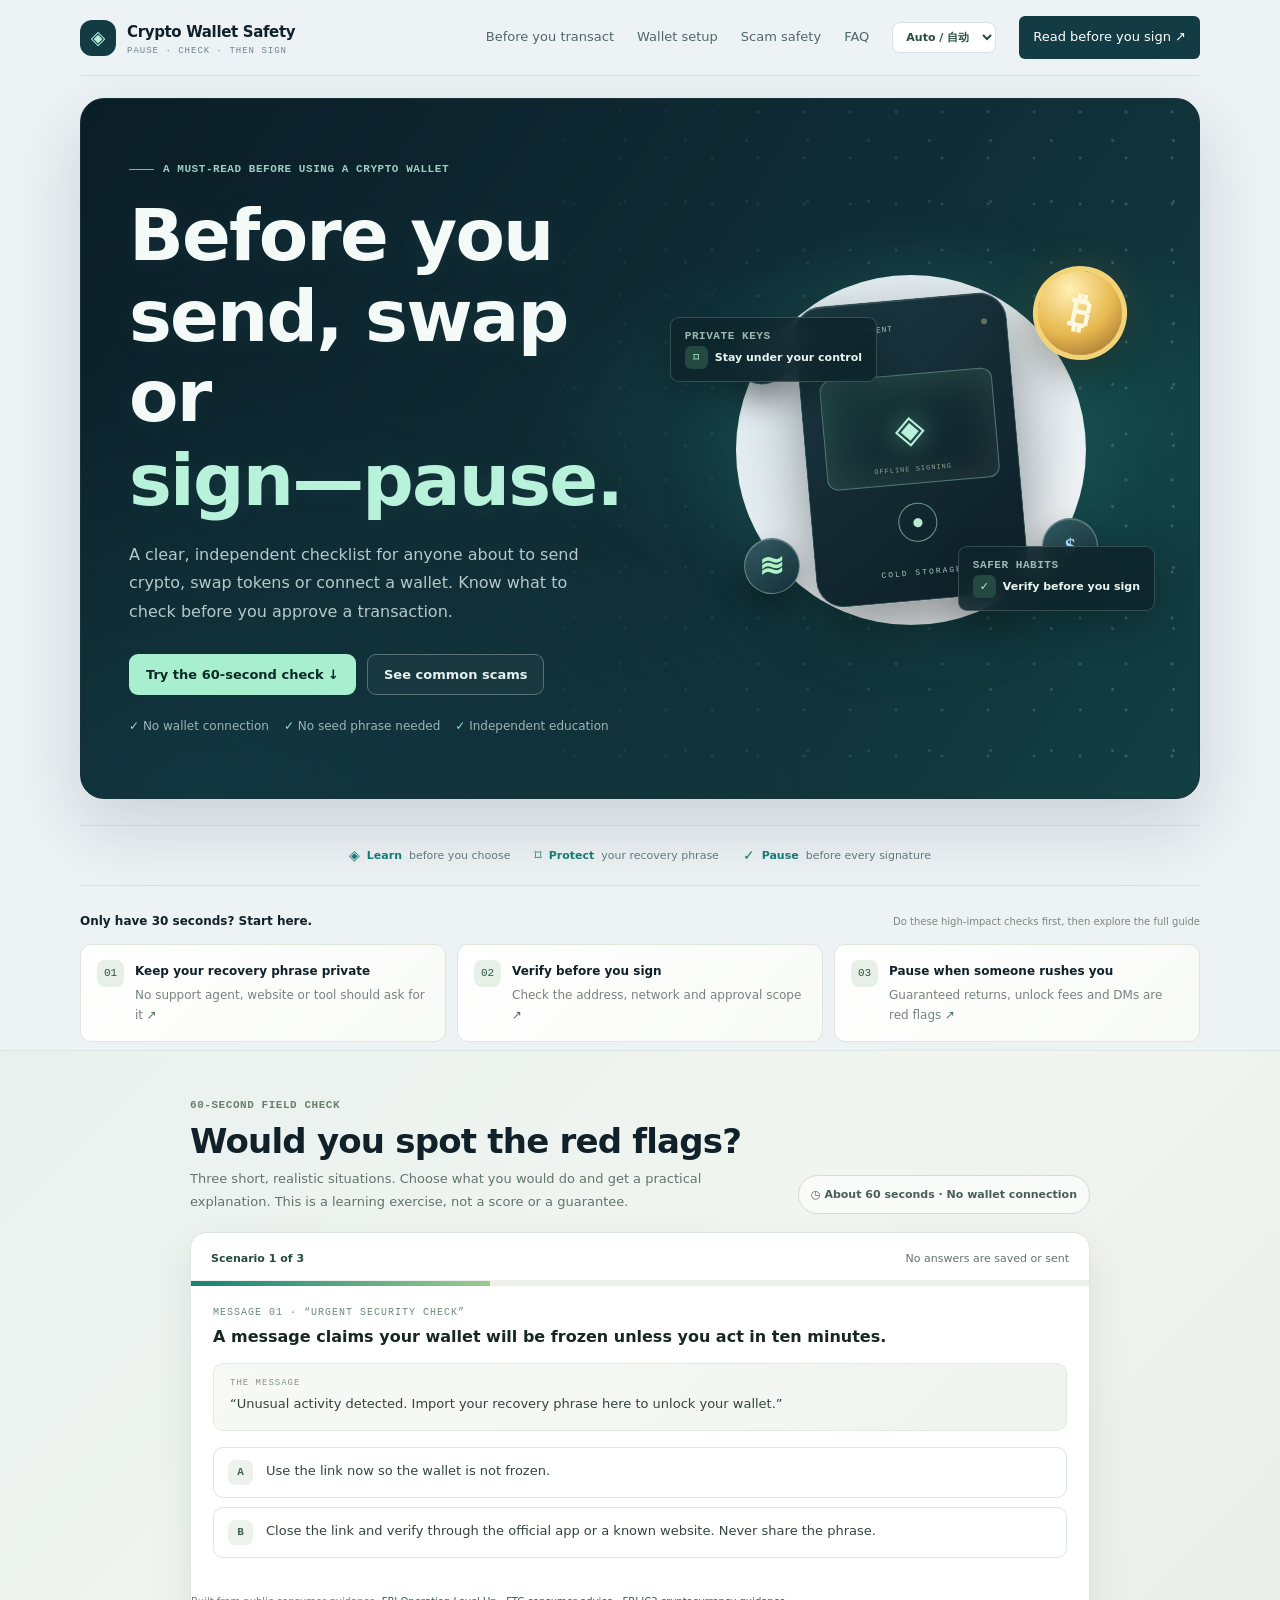
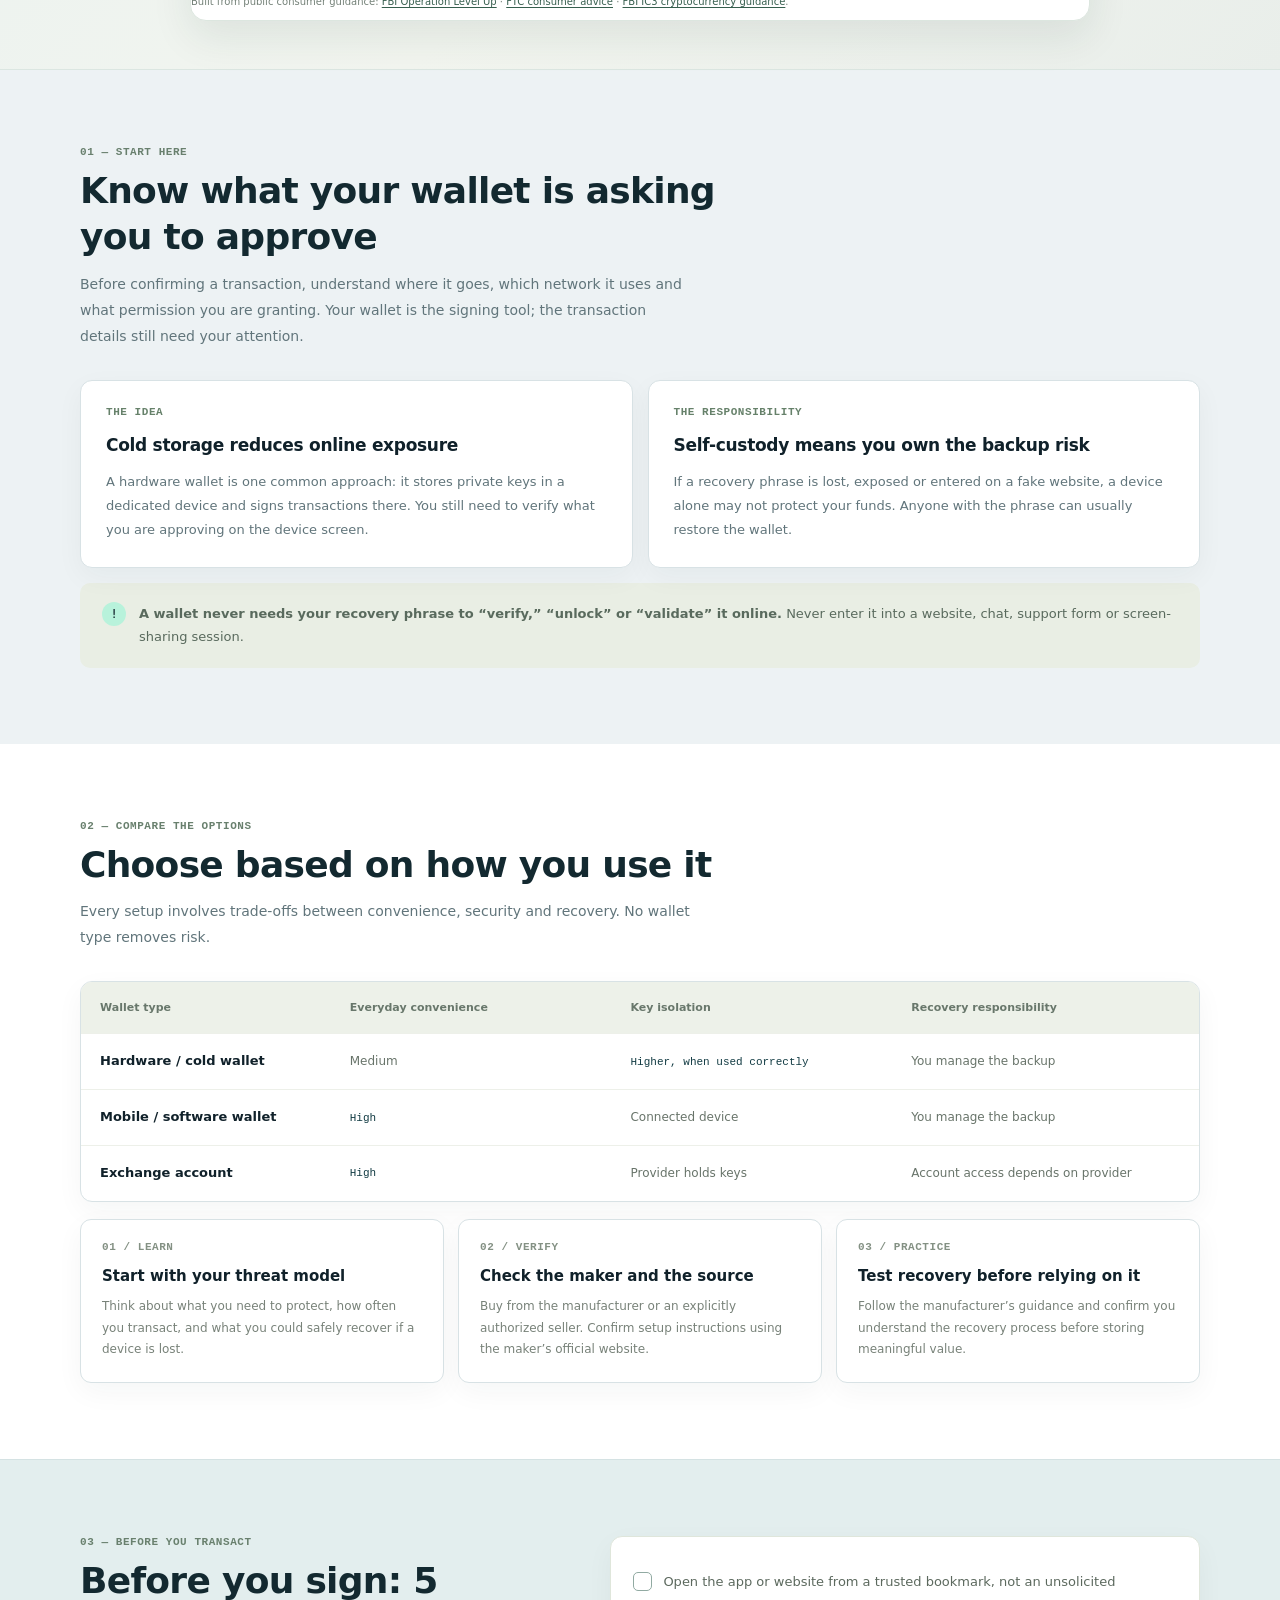
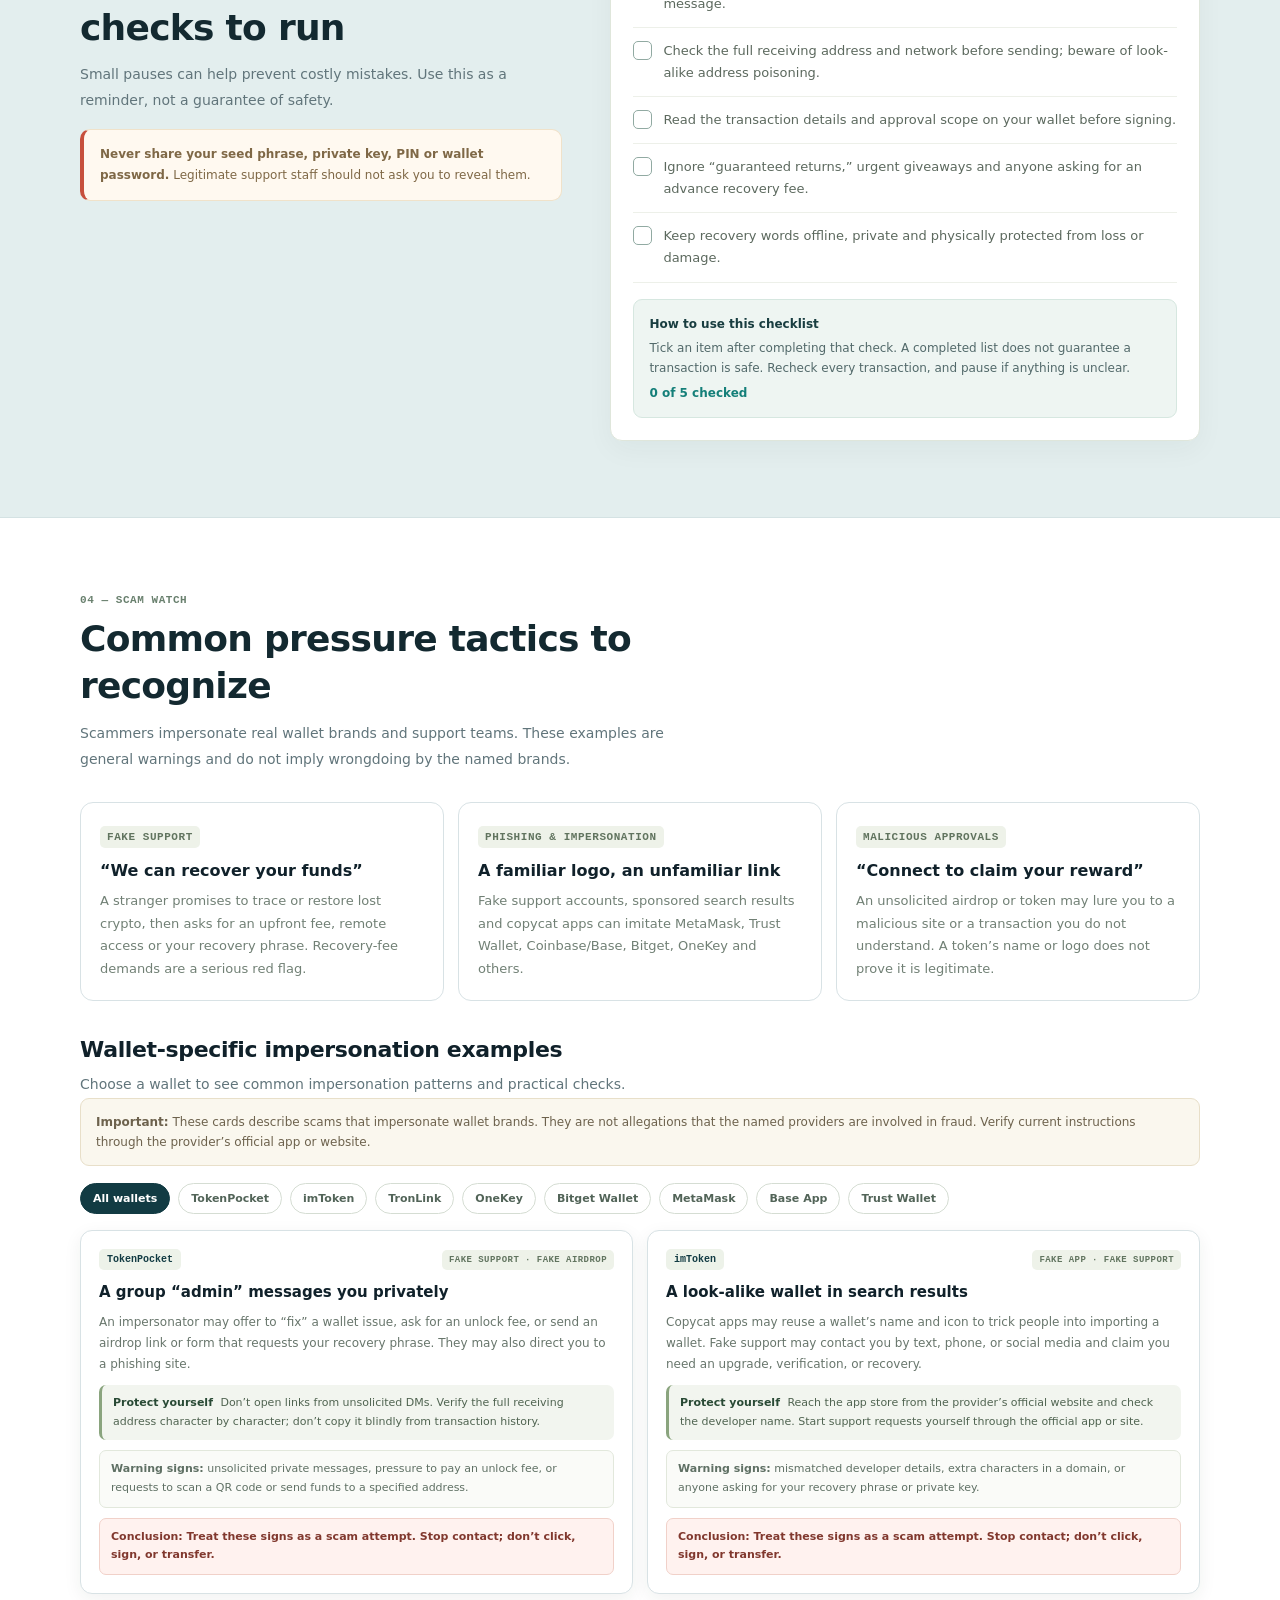
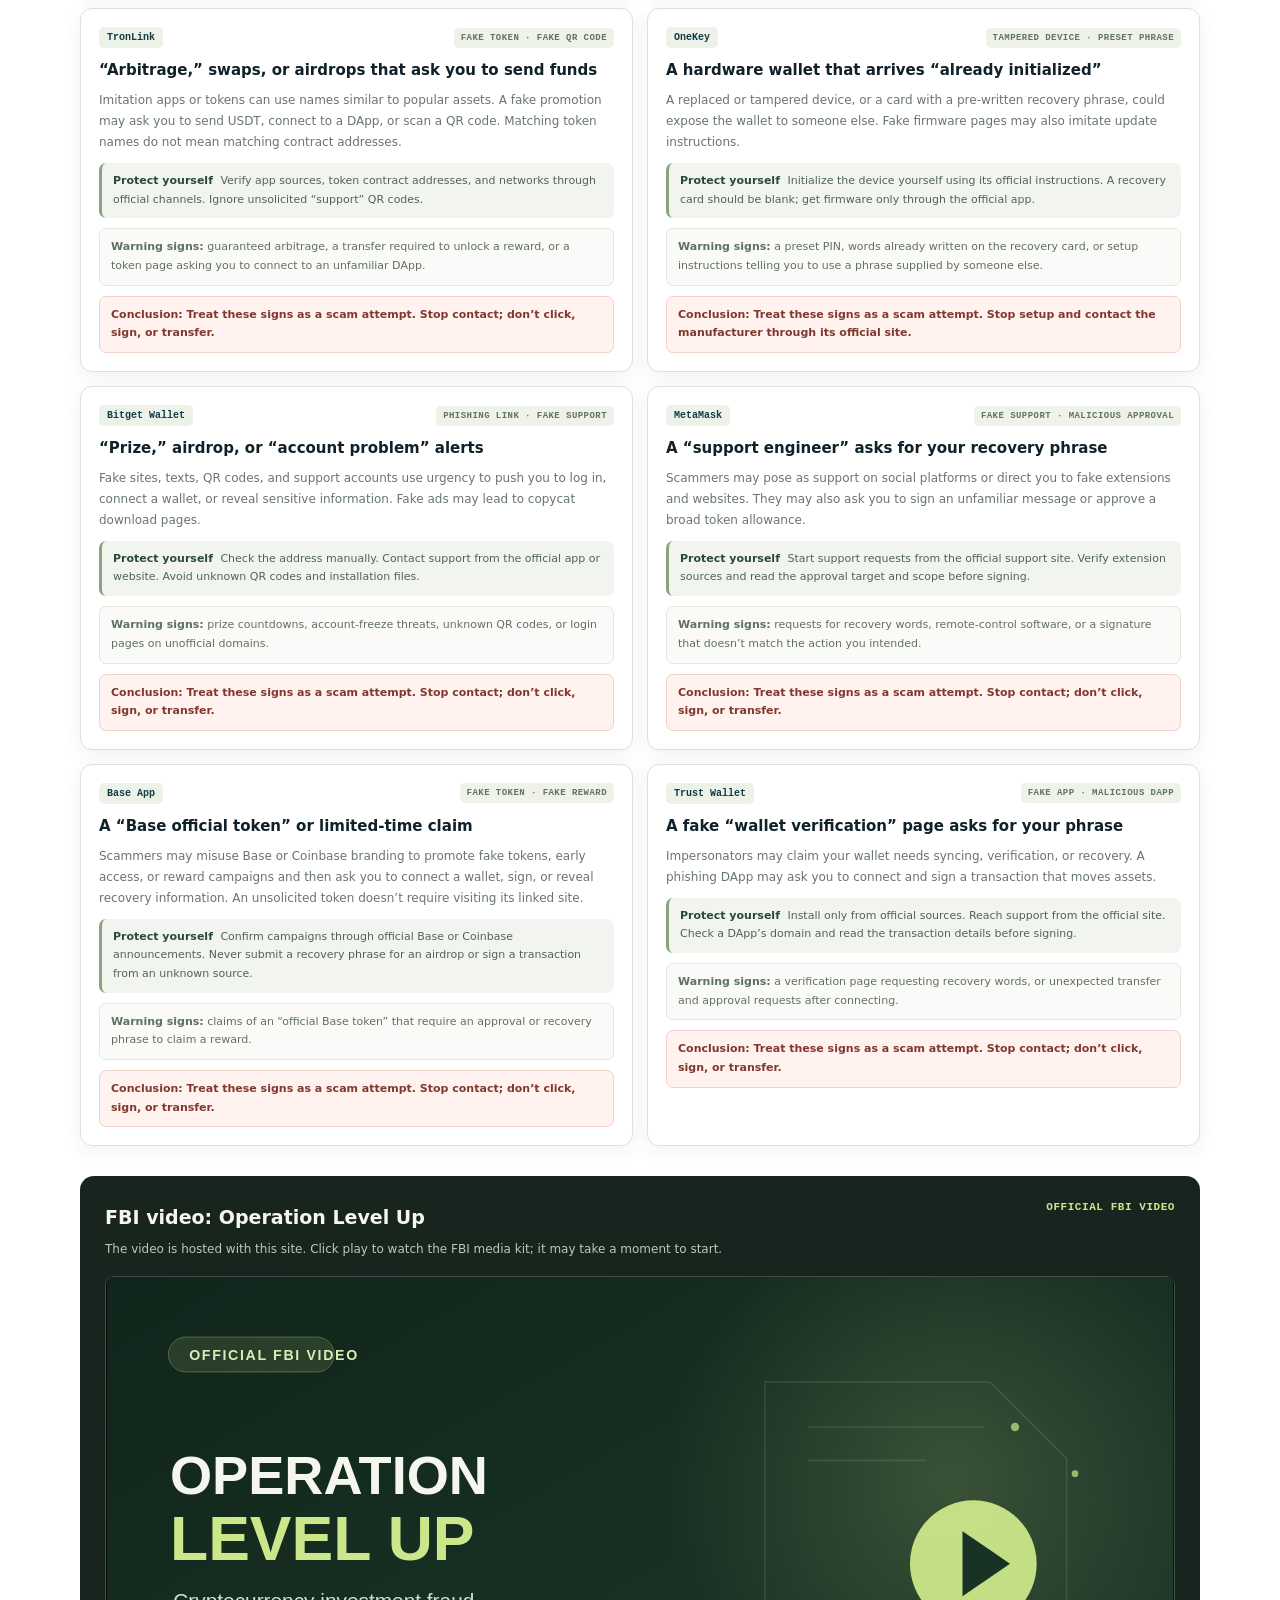
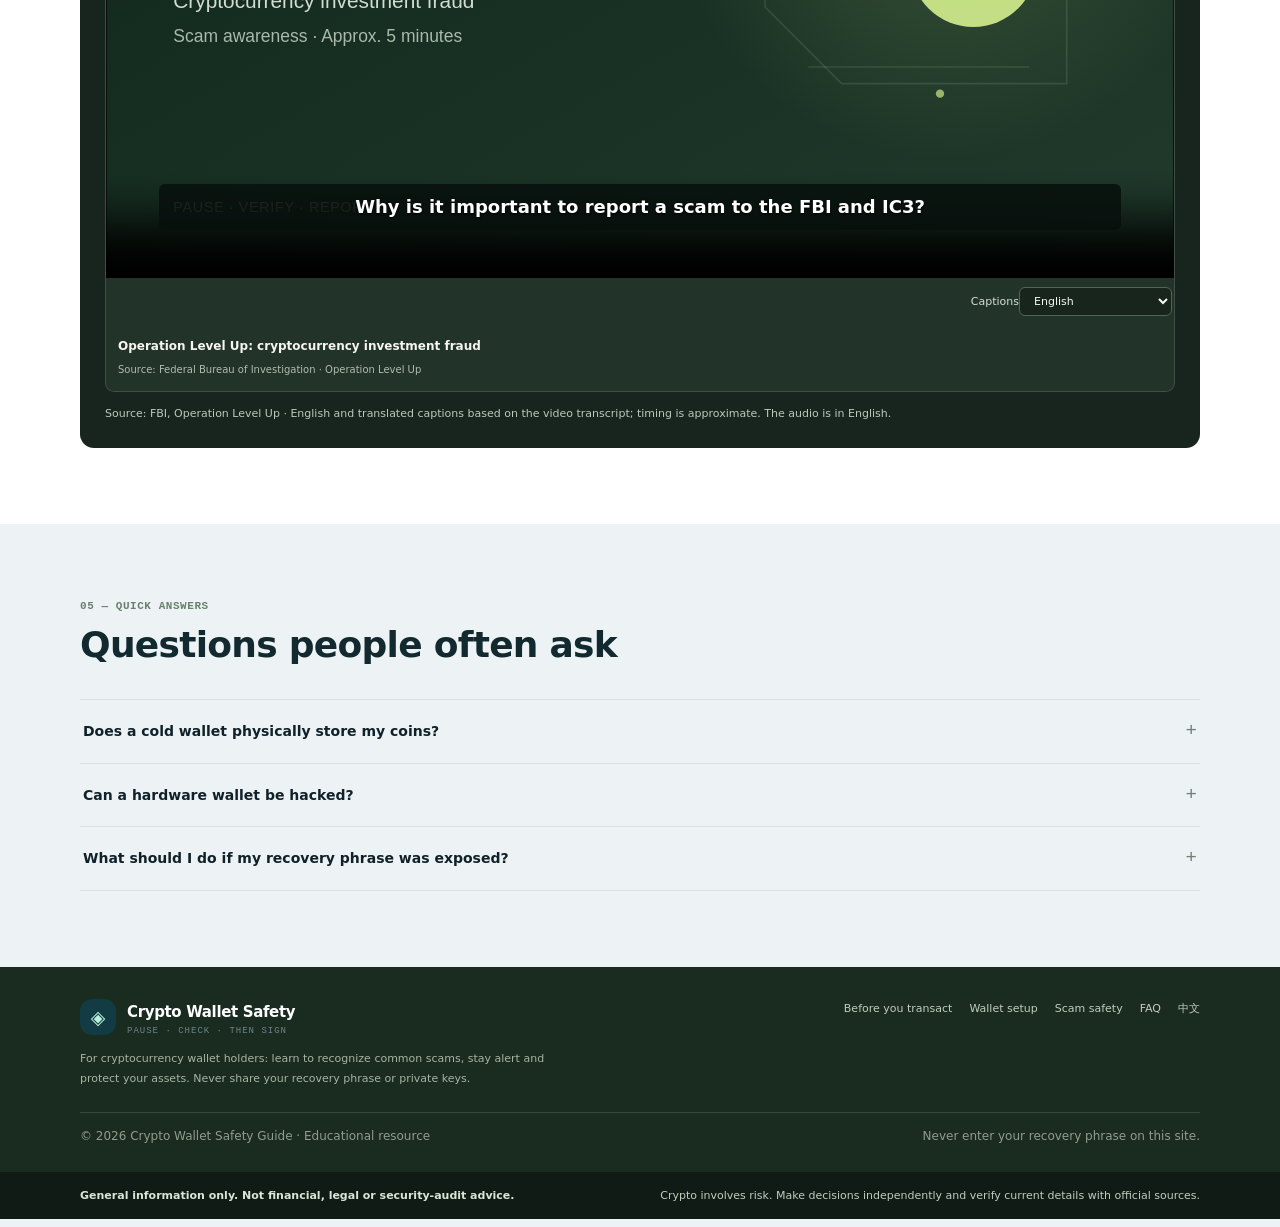
<file: international.html>
<!doctype html>
<html lang="en">
<head>
<meta charset="utf-8"><meta name="viewport" content="width=device-width,initial-scale=1,viewport-fit=cover"><meta name="theme-color" content="#102d32">
<meta name="description" content="Practical, independent guidance for crypto wallet holders: spot common scams, check before signing, and protect recovery words.">
<title>Crypto Wallet Safety Guide</title>
<style>
:root{--bg:#edf3f2;--ink:#12272b;--muted:#607579;--teal:#123e45;--mint:#b7f2dc;--lime:#d0e987;--line:#d8e4e2;--paper:#fff;--red:#a84335;--sans:Inter,"Noto Sans",system-ui,-apple-system,"Segoe UI",sans-serif}*{box-sizing:border-box}html{scroll-behavior:smooth;scroll-padding-top:24px}body{margin:0;background:radial-gradient(ellipse at 82% 0%,#d8edeb 0,transparent 34%),var(--bg);color:var(--ink);font:15px/1.7 var(--sans)}a{color:inherit}.wrap{width:min(1120px,calc(100% - 40px));margin:auto}.top{display:flex;align-items:center;justify-content:space-between;gap:20px;padding:15px 0;border-bottom:1px solid var(--line)}.brand{display:flex;align-items:center;gap:10px;text-decoration:none;font-weight:800}.mark{display:grid;place-items:center;width:38px;height:38px;border-radius:12px;background:var(--teal);color:var(--lime);font-size:21px}.brand small{display:block;color:var(--muted);font-size:9px;letter-spacing:1.6px}.nav{display:flex;align-items:center;gap:17px}.nav a{font-size:12px;text-decoration:none;color:#4b666b}.lang{max-width:150px;border:1px solid var(--line);border-radius:9px;background:#fff;padding:9px;color:var(--ink);font:600 12px var(--sans)}.hero{display:grid;grid-template-columns:1.1fr .9fr;gap:35px;align-items:center;padding:62px 0 40px}.eyebrow,.kicker{font-size:10px;font-weight:750;letter-spacing:1.5px;text-transform:uppercase;color:#39736d}.hero h1{font-size:clamp(38px,6vw,68px);line-height:1.03;letter-spacing:-2.5px;margin:14px 0 16px;max-width:700px}.hero p{max-width:620px;color:var(--muted);font-size:16px}.buttons{display:flex;gap:10px;flex-wrap:wrap;margin:22px 0}.btn{display:inline-flex;align-items:center;justify-content:center;min-height:44px;padding:10px 15px;border-radius:9px;background:var(--teal);color:#fff;text-decoration:none;font-weight:700;font-size:13px}.btn.alt{background:#fff;border:1px solid var(--line);color:var(--teal)}.hero-art{position:relative;min-height:310px;border-radius:24px;background:radial-gradient(circle at 53% 48%,#416c6d 0,#173e43 43%,#102b30 100%);box-shadow:0 22px 55px #153a3d25;overflow:hidden;display:grid;place-items:center}.hero-art:before,.hero-art:after{content:"";position:absolute;border:1px solid #d0e98745;border-radius:50%;width:250px;height:250px}.hero-art:after{width:195px;height:195px}.coin{position:absolute;right:16%;top:14%;display:grid;place-items:center;width:57px;height:57px;border-radius:50%;background:linear-gradient(140deg,#ffe69a,#d5a63e);color:#fff;font-size:30px;box-shadow:0 0 35px #e3bb6245}.device{z-index:1;width:132px;height:210px;border:1px solid #91b5a766;border-radius:24px;background:linear-gradient(145deg,#1c3234,#0b1d20);transform:rotate(-7deg);box-shadow:0 19px 28px #06171960;display:grid;place-items:center;color:var(--lime)}.device-screen{width:95px;height:80px;border:1px solid #819e9166;border-radius:12px;display:grid;place-items:center;font-size:34px}.float{position:absolute;padding:9px 12px;border:1px solid #ffffff2a;border-radius:9px;background:#16383dbb;color:#e3efeb;font-size:10px}.f1{left:8%;top:25%}.f2{right:8%;bottom:18%}.section{padding:38px 0 14px}.section-head{max-width:760px;margin:0 0 18px}.section h2{font-size:clamp(25px,4vw,38px);line-height:1.15;letter-spacing:-1px;margin:7px 0}.lead{color:var(--muted);margin:0}.panel{background:#ffffffd9;border:1px solid var(--line);border-radius:16px;box-shadow:0 9px 30px #153e4310}.quick{display:grid;grid-template-columns:repeat(3,1fr);gap:10px;margin-top:18px}.quick article{padding:16px}.quick b{display:block;margin-bottom:5px}.quick small{display:block;color:var(--muted)}.quiz{padding:20px;margin-top:18px}.quiz-top{display:flex;justify-content:space-between;gap:12px;color:var(--muted);font-size:12px}.track{height:5px;background:#e7eeeb;border-radius:9px;margin:13px 0 19px;overflow:hidden}.track i{display:block;height:100%;width:33.3%;background:#60ac94;transition:width .2s}.q-label{font-size:10px;letter-spacing:1.2px;color:#6a8580;font-weight:700}.q-title{margin:5px 0;font-size:19px}.quote{background:#f2f6f3;border:1px solid #e0e9e4;border-radius:9px;padding:13px;margin:13px 0;color:#405952}.choices{display:grid;gap:9px}.choice{width:100%;text-align:left;padding:12px;border:1px solid var(--line);border-radius:9px;background:#fff;color:var(--ink);font:600 13px/1.6 var(--sans);cursor:pointer}.choice:hover{border-color:#68a392;background:#f6fbf8}.choice[disabled]{cursor:default}.feedback{margin-top:13px;padding:12px;border-radius:9px;background:#edf7f0;color:#345c43}.next{border:0;border-radius:8px;background:var(--teal);color:#fff;padding:10px 14px;margin-top:12px;font-weight:700;cursor:pointer}.complete{padding:20px;text-align:center}.complete h3{font-size:24px}.grid{display:grid;grid-template-columns:repeat(2,minmax(0,1fr));gap:12px}.info{padding:18px}.info h3{font-size:16px;margin:5px 0}.info p{margin:0;color:var(--muted);font-size:13px}.checklist{padding:18px}.check{display:flex;gap:11px;align-items:flex-start;border-bottom:1px solid var(--line);padding:11px 2px;font-size:13px}.check input{accent-color:#237868;width:18px;height:18px;flex:0 0 auto;margin:2px 0}.note{margin-top:13px;color:var(--muted);font-size:12px}.wallets{display:grid;grid-template-columns:repeat(2,minmax(0,1fr));gap:12px}.wallet{padding:17px}.wallet-head{display:flex;justify-content:space-between;gap:8px}.wallet-tag{font-size:9px;color:#55766f;font-weight:750;letter-spacing:.5px}.wallet h3{font-size:15px;margin:9px 0}.wallet p{font-size:12px;color:var(--muted);margin:0}.redflag{margin-top:10px;padding:9px 11px;border-left:3px solid #d27459;background:#fff4f0;color:#82483d;font-size:11px;border-radius:0 7px 7px 0}.video-card{padding:18px}.video-card video{display:block;width:100%;aspect-ratio:16/9;object-fit:contain;background:#061112;border-radius:10px}.video-card p{font-size:12px;color:var(--muted)}details{padding:14px 0;border-bottom:1px solid var(--line)}summary{cursor:pointer;font-weight:700}.footer{margin-top:46px;background:#102d32;color:#e1eeea;padding:26px 0}.footer p{color:#b9cbc5;font-size:12px}.small{font-size:11px;color:var(--muted)}@media(max-width:700px){.wrap{width:calc(100% - 30px)}.top{flex-wrap:wrap}.nav{width:100%;order:3;justify-content:space-between;gap:7px;overflow:auto}.nav a{font-size:10px;white-space:nowrap}.hero{grid-template-columns:1fr;padding:36px 0 24px;gap:17px}.hero h1{font-size:43px;letter-spacing:-1.5px}.hero p{font-size:14px}.hero-art{min-height:240px}.quick{grid-template-columns:1fr}.quick article{padding:13px}.grid,.wallets{grid-template-columns:1fr}.quiz{padding:15px}.quiz-top{font-size:10px}}
.check-progress{margin-top:12px;color:#246b59;font-size:12px;font-weight:750}.comparison{overflow:hidden;border:1px solid var(--line);border-radius:12px;background:#fff}.compare-row,.compare-head{display:grid;grid-template-columns:1.15fr 1fr 1.1fr 1.2fr;gap:12px;padding:13px 15px;align-items:start;font-size:12px}.compare-head{background:#eaf2ef;color:#45635d;font-weight:750}.compare-row+ .compare-row{border-top:1px solid var(--line)}.compare-row strong{color:var(--ink)}.compare-steps{display:grid;grid-template-columns:repeat(3,1fr);gap:12px;margin-top:14px}.compare-step{padding:16px}.compare-step b{display:block;margin:5px 0}.compare-step p{margin:0;color:var(--muted);font-size:12px}@media(max-width:700px){.compare-head{display:none}.compare-row{grid-template-columns:1fr 1fr;gap:8px}.compare-row strong{grid-column:1/-1}.compare-steps{grid-template-columns:1fr}}</style>
<script src="language.js?v=20261005-9"></script>
<link rel="stylesheet" href="welcome.css?v=20261006-11">
</head>
<body><div id="app"></div>
<script>
const T={
es:{name:'Español',brand:'Seguridad para wallets',nav:['Antes de operar','Conceptos','Lista de seguridad','Estafas','Preguntas'],hero:['GUÍA DE SEGURIDAD PARA CRIPTOWALLETS','Antes de enviar, intercambiar o firmar: haz una pausa.','Una guía independiente para comprobar direcciones, redes y permisos antes de aprobar una transacción.','Haz la comprobación de 60 s','Ver señales de estafa','Sin conexión a la wallet','Nunca pedimos tu frase de recuperación'],quick:[['Protege tu frase de recuperación','Ningún agente, web o herramienta legítima debe pedírtela.'],['Revisa antes de firmar','Comprueba la dirección completa, la red y el permiso solicitado.'],['Desconfía de la urgencia','Las promesas de ganancias y las comisiones de desbloqueo son señales de alerta.']],quiz:['COMPROBACIÓN PRÁCTICA · 60 SEGUNDOS','¿Detectarías estas señales de alerta?','Tres situaciones habituales. Elige cómo actuar para ver una explicación práctica. No se conecta ninguna wallet ni se guardan respuestas.','Situación','Siguiente situación','Terminar','Volver a empezar','Has completado la comprobación.','Pausa ante la presión. Verifica por un canal oficial independiente, lee la operación exacta y nunca compartas tu frase de recuperación.',['Un mensaje dice que congelarán tu wallet en 10 minutos.','“Actividad inusual. Introduce aquí tu frase de recuperación para desbloquear la wallet.”','Abrir el enlace y actuar deprisa.','Cerrar el enlace y verificar desde la app oficial o una dirección que ya conozcas. Nunca compartir la frase.','Una DApp pide permiso ilimitado para un intercambio pequeño.','“Permite que este contrato gaste todos tus tokens.” No reconoces el dominio.','Aprobar porque el logotipo parece conocido.','Cancelar y verificar el dominio, el contrato y el alcance del permiso.','Tras una pérdida, un supuesto experto promete recuperar fondos por adelantado.','“Paga el depósito y después recuperaremos tus criptomonedas.”','Pagar una cantidad pequeña para probarlo.','Cortar el contacto, guardar pruebas y pedir ayuda a la plataforma o a las autoridades locales.'],['La urgencia y la solicitud de la frase son señales claras de fraude. Cierra el mensaje y verifica por un canal oficial independiente.','Una web o una persona de soporte nunca necesita tu frase de recuperación. No la introduzcas ni la compartas.','Un permiso ilimitado puede poner en riesgo tus tokens. Cancela y comprueba cada detalle antes de firmar.','Un logotipo conocido no demuestra que una web sea auténtica. Comprueba el dominio y el permiso solicitado.','Las solicitudes de pago anticipado para recuperar criptomonedas son una señal de estafa.','No pagues ni permitas acceso remoto. Guarda los registros y contacta con tu plataforma y las autoridades.']],basics:['LO ESENCIAL','Qué debes comprobar antes de operar','Los criptoactivos permanecen en la blockchain; la wallet administra las claves que autorizan operaciones. La autocustodia te da control y también responsabilidad.','La frase de recuperación','Quien la obtiene puede controlar la wallet. Guárdala sin conexión y nunca la escribas en una web, chat o formulario de soporte.','Dirección y red','Comprueba la dirección completa y la red en la pantalla del dispositivo. Para una dirección nueva, haz primero una pequeña prueba.','Firmas y permisos','Lee qué contrato recibe autorización, qué activos afecta y cuál es el alcance. Cancela si no coincide con la operación que esperabas.'],check:['LISTA PREVIA','Cinco comprobaciones antes de firmar','Usa esta lista como recordatorio, no como garantía de seguridad.','Abre la app desde una fuente oficial o un marcador de confianza, no desde mensajes inesperados.','Comprueba la dirección completa del destinatario y la red antes de enviar.','Lee los detalles y el alcance del permiso en la wallet antes de firmar.','Rechaza ganancias garantizadas, premios urgentes y pagos anticipados para recuperar fondos.','Mantén las palabras de recuperación privadas, sin conexión y protegidas contra pérdida o daño.','Completa cada paso para marcarlo. Una lista completa no garantiza que una transacción sea segura.'],scams:['ALERTAS DE ESTAFA','Ejemplos de suplantación de wallets','Estos ejemplos describen fraudes que imitan marcas de wallets; no acusan a los proveedores mencionados. Confirma siempre los canales actuales en la app o web oficial.','Señal de alerta: nadie legítimo debe pedir tu frase de recuperación, clave privada o PIN.','Conclusión: si te presionan para compartir información, instalar una herramienta o firmar algo que no entiendes, detente y verifica.'],cards:[['TokenPocket','SUPUESTO ADMINISTRADOR','Un “administrador” te escribe en privado','Pueden ofrecer arreglar un problema y pedir una comisión o la frase de recuperación.','Señal: mensaje privado no solicitado o pago para desbloquear.'],['imToken','APP FALSA','Una wallet clonada en los resultados','Apps y soporte falsos pueden imitar nombre e icono para que importes la wallet.','Señal: desarrollador distinto o web con caracteres añadidos.'],['TronLink','TOKEN / QR FALSO','Promesas de arbitraje o airdrop','Un token o promoción falsa puede pedir USDT, conexión DApp o escaneo QR.','Señal: enviar fondos para liberar un premio.'],['OneKey','DISPOSITIVO ALTERADO','El hardware llega “ya inicializado”','Una tarjeta con palabras ya escritas puede exponer la wallet a otra persona.','Señal: PIN o frase preestablecidos.'],['Bitget Wallet','ENLACE DE PHISHING','Avisos de premios o cuenta bloqueada','Mensajes y páginas falsas usan urgencia para que inicies sesión o conectes la wallet.','Señal: cuenta atrás o dominio no oficial.'],['MetaMask','SOPORTE FALSO','Un “técnico” pide tu frase','El falso soporte puede guiarte a extensiones, webs o permisos maliciosos.','Señal: solicitud de frase o acceso remoto.'],['Base App','RECOMPENSA FALSA','Un supuesto token oficial de Base','Campañas falsas usan marcas conocidas para pedir conexión, firma o datos de recuperación.','Señal: frase de recuperación para reclamar.'],['Trust Wallet','VERIFICACIÓN FALSA','Una página pide sincronizar la wallet','Una web falsa puede pedir conectar la wallet y firmar una operación peligrosa.','Señal: página de verificación que solicita tus palabras.']],video:['VÍDEO ANTIFRAUDE','Fraude de inversión en criptomonedas','Vídeo oficial del FBI Operation Level Up, integrado en esta página. Audio original en inglés y pistas de subtítulos traducidos. El navegador puede bloquear la reproducción automática.','Fuente: FBI · Operation Level Up.'],faq:['RESPUESTAS RÁPIDAS','Preguntas frecuentes','¿Una wallet fría elimina todos los riesgos?','No. Reduce cierta exposición en línea, pero no evita phishing, direcciones erróneas, dispositivos falsos o copias de seguridad inseguras.','¿Debo compartir la frase con soporte?','No. Nunca compartas la frase de recuperación, la clave privada ni el PIN.','¿Qué hago si la he revelado?','Considera que la wallet puede estar comprometida. Desde un dispositivo fiable, sigue la guía oficial para proteger los fondos restantes. No pagues a supuestos recuperadores.'],footer:'Contenido educativo independiente para personas que usan wallets de criptomonedas. No introduzcas aquí frases de recuperación ni claves privadas.',source:'Información educativa; no es asesoramiento financiero ni una auditoría de seguridad.'},
fr:{name:'Français',brand:'Sécurité des portefeuilles',nav:['Avant une transaction','Notions','Liste de sécurité','Arnaques','FAQ'],hero:['GUIDE DE SÉCURITÉ DES PORTEFEUILLES CRYPTO','Avant d’envoyer, d’échanger ou de signer : faites une pause.','Un guide indépendant pour vérifier les adresses, les réseaux et les autorisations avant de valider une transaction.','Faire le contrôle en 60 s','Voir les signaux d’arnaque','Aucune connexion au portefeuille','Nous ne demandons jamais votre phrase secrète'],quick:[['Protégez votre phrase de récupération','Aucun service ou outil légitime ne doit vous la demander.'],['Vérifiez avant de signer','Contrôlez l’adresse complète, le réseau et l’autorisation demandée.'],['Méfiez-vous de l’urgence','Gains garantis et frais de déblocage sont des signaux d’alerte.']],quiz:['EXERCICE PRATIQUE · 60 SECONDES','Repérerez-vous ces signaux d’alerte ?','Trois situations courantes. Choisissez une réaction pour obtenir une explication. Aucun portefeuille n’est connecté et les réponses ne sont pas enregistrées.','Situation','Situation suivante','Terminer','Recommencer','Vous avez terminé l’exercice.','En cas de pression ou de doute, faites une pause. Vérifiez par un canal officiel distinct, lisez l’opération exacte et ne partagez jamais votre phrase de récupération.',['Un message affirme que votre portefeuille sera bloqué dans dix minutes.','« Activité inhabituelle. Saisissez votre phrase de récupération ici pour débloquer le portefeuille. »','Cliquer vite sur le lien.','Fermer le lien et vérifier depuis l’application officielle ou un site déjà connu. Ne jamais partager la phrase.','Une DApp demande une autorisation illimitée pour un petit échange.','« Autorisez ce contrat à dépenser tous vos jetons. » Le domaine vous est inconnu.','Accepter car le logo semble familier.','Annuler et vérifier le domaine, le contrat et la portée de l’autorisation.','Après une perte, un prétendu expert garantit la récupération contre un paiement anticipé.','« Payez le dépôt, puis nous récupérerons vos cryptomonnaies. »','Payer une petite somme pour tester.','Cesser le contact, conserver les preuves et demander de l’aide à la plateforme ou aux autorités locales.'],['L’urgence et la demande de phrase sont des signes évidents d’escroquerie. Fermez le message et vérifiez par un canal officiel indépendant.','Un site ou un support légitime n’a jamais besoin de votre phrase de récupération. Ne la saisissez et ne la partagez pas.','Une autorisation illimitée peut exposer vos jetons. Annulez et vérifiez chaque détail avant de signer.','Un logo connu ne prouve pas qu’un site est authentique. Vérifiez le domaine et l’autorisation demandée.','Les paiements anticipés pour récupérer des cryptomonnaies sont un signal d’arnaque.','Ne payez pas et n’accordez aucun accès à distance. Conservez les échanges et contactez votre plateforme et les autorités.']],basics:['L’ESSENTIEL','À vérifier avant une transaction','Les cryptoactifs restent sur la blockchain ; le portefeuille gère les clés qui autorisent les opérations. L’autonomie implique aussi des responsabilités.','Phrase de récupération','Quiconque l’obtient peut prendre le contrôle du portefeuille. Gardez-la hors ligne et ne la saisissez jamais sur un site, dans un chat ou un formulaire d’assistance.','Adresse et réseau','Vérifiez l’adresse complète et le réseau sur l’écran de l’appareil. Pour une nouvelle adresse, commencez par un petit transfert test.','Signatures et autorisations','Vérifiez le contrat, les actifs concernés et l’étendue de l’autorisation. Annulez si cela ne correspond pas à l’opération prévue.'],check:['LISTE AVANT TRANSACTION','Cinq vérifications avant de signer','Utilisez cette liste comme rappel, pas comme garantie de sécurité.','Ouvrez l’application depuis une source officielle ou un favori fiable, jamais depuis un message inattendu.','Vérifiez l’adresse complète du destinataire et le réseau avant l’envoi.','Lisez les détails et l’étendue de l’autorisation dans le portefeuille avant de signer.','Ignorez les gains garantis, les cadeaux urgents et les frais anticipés de récupération.','Gardez les mots de récupération privés, hors ligne et protégés contre la perte ou les dégâts.','Cochez chaque étape terminée. Une liste remplie ne garantit pas qu’une transaction est sûre.'],scams:['VIGILANCE ARNAQUES','Exemples d’usurpation de portefeuilles','Ces exemples décrivent des arnaques qui imitent des marques ; ils n’accusent pas les fournisseurs cités. Vérifiez les canaux actuels dans l’application ou le site officiel.','Aucun service légitime ne doit demander votre phrase de récupération, clé privée ou code PIN.','Conclusion : si l’on vous presse de partager des données, installer un outil ou signer sans comprendre, arrêtez-vous et vérifiez.'],cards:[['TokenPocket','FAUX ADMINISTRATEUR','Un « administrateur » vous écrit en privé','Un imposteur prétend résoudre un problème et demande des frais ou la phrase de récupération.','Signal : message privé non sollicité ou frais de déblocage.'],['imToken','FAUSSE APPLICATION','Un portefeuille cloné dans les résultats','De fausses applications et équipes d’assistance imitent le nom et l’icône pour vous faire importer le portefeuille.','Signal : développeur différent ou domaine modifié.'],['TronLink','FAUX JETON / QR','Promesse d’arbitrage ou d’airdrop','Un faux jeton ou une promotion peut demander des USDT, une connexion DApp ou un scan QR.','Signal : transfert demandé pour débloquer une récompense.'],['OneKey','APPAREIL MODIFIÉ','Le matériel arrive « déjà initialisé »','Une carte contenant déjà des mots peut exposer le portefeuille à quelqu’un d’autre.','Signal : code PIN ou phrase préconfigurés.'],['Bitget Wallet','LIEN D’HAMEÇONNAGE','Alerte de gain ou de compte bloqué','Les faux messages et sites créent l’urgence pour vous faire connecter le portefeuille.','Signal : compte à rebours ou domaine non officiel.'],['MetaMask','FAUX SUPPORT','Un « technicien » demande votre phrase','Un faux support peut vous guider vers une extension, un site ou une autorisation malveillante.','Signal : demande de phrase secrète ou d’accès distant.'],['Base App','FAUSSE RÉCOMPENSE','Un prétendu jeton officiel Base','De fausses campagnes usurpent des marques pour demander une connexion, une signature ou des données de récupération.','Signal : phrase demandée pour réclamer un gain.'],['Trust Wallet','FAUSSE VÉRIFICATION','Une page demande de synchroniser le portefeuille','Un faux site peut demander une connexion puis une signature dangereuse.','Signal : page de vérification demandant vos mots secrets.']],video:['VIDÉO DE PRÉVENTION','Fraude à l’investissement en cryptomonnaies','Vidéo officielle du FBI Operation Level Up intégrée à cette page. Audio original en anglais et pistes de sous-titres traduites. Le navigateur peut bloquer la lecture automatique.','Source : FBI · Operation Level Up.'],faq:['RÉPONSES RAPIDES','Questions fréquentes','Un portefeuille froid élimine-t-il tous les risques ?','Non. Il réduit certaines expositions en ligne, mais pas l’hameçonnage, les erreurs d’adresse, les faux appareils ou les sauvegardes non sécurisées.','Dois-je communiquer ma phrase au support ?','Non. Ne partagez jamais votre phrase de récupération, votre clé privée ou votre code PIN.','Que faire si je l’ai révélée ?','Considérez le portefeuille comme compromis. Depuis un appareil fiable, suivez des consignes officielles pour protéger les fonds restants. Ne payez pas de prétendus récupérateurs.'],footer:'Contenu éducatif indépendant destiné aux utilisateurs de portefeuilles crypto. Ne saisissez pas ici de phrase de récupération ni de clé privée.',source:'Information éducative ; ni conseil financier ni audit de sécurité.'},
de:{name:'Deutsch',brand:'Sicherheit für Krypto-Wallets',nav:['Vor dem Transfer','Grundlagen','Sicherheitscheck','Betrugswarnungen','FAQ'],hero:['SICHERHEITSLEITFADEN FÜR KRYPTO-WALLETS','Vor dem Senden, Tauschen oder Signieren: kurz innehalten.','Ein unabhängiger Leitfaden zum Prüfen von Adressen, Netzwerken und Berechtigungen, bevor du eine Transaktion bestätigst.','60-Sekunden-Check starten','Betrugszeichen ansehen','Keine Wallet-Verbindung','Wir fragen nie nach deiner Wiederherstellungsphrase'],quick:[['Wiederherstellungsphrase schützen','Kein seriöser Support und kein Tool darf danach fragen.'],['Vor dem Signieren prüfen','Vollständige Adresse, Netzwerk und angefragte Berechtigung prüfen.'],['Bei Zeitdruck misstrauisch sein','Garantierte Gewinne und Freischaltgebühren sind Warnsignale.']],quiz:['PRAXISCHECK · 60 SEKUNDEN','Erkennst du diese Warnsignale?','Drei typische Situationen. Wähle eine Reaktion und erhalte eine kurze Erklärung. Keine Wallet wird verbunden; Antworten werden nicht gespeichert.','Situation','Nächste Situation','Abschließen','Noch einmal','Du hast den Check abgeschlossen.','Bei Druck oder Unsicherheit: innehalten. Über einen unabhängigen offiziellen Kanal prüfen, den genauen Vorgang lesen und niemals die Wiederherstellungsphrase teilen.',['Eine Nachricht behauptet, deine Wallet werde in zehn Minuten gesperrt.','„Ungewöhnliche Aktivität. Gib hier deine Wiederherstellungsphrase ein, um die Wallet freizuschalten.“','Den Link sofort öffnen.','Link schließen und über die offizielle App oder eine bekannte Adresse prüfen. Phrase niemals teilen.','Eine DApp verlangt für einen kleinen Tausch eine unbegrenzte Token-Freigabe.','„Erlaube diesem Vertrag, alle deine Token auszugeben.“ Die Domain ist unbekannt.','Freigeben, weil das Logo vertraut aussieht.','Abbrechen und Domain, Vertrag sowie Umfang der Freigabe prüfen.','Nach einem Verlust verspricht ein angeblicher Experte gegen Vorauszahlung die Rückholung.','„Zahle zuerst die Gebühr, dann holen wir deine Coins zurück.“','Einen kleinen Betrag zum Testen zahlen.','Kontakt abbrechen, Belege sichern und Plattform oder örtliche Behörden kontaktieren.'],['Zeitdruck und die Bitte um deine Phrase sind klare Betrugszeichen. Nachricht schließen und unabhängig über einen offiziellen Kanal prüfen.','Seriöse Webseiten und Support benötigen niemals deine Wiederherstellungsphrase. Gib sie nicht ein und teile sie nicht.','Eine unbegrenzte Freigabe kann deine Token gefährden. Abbrechen und alle Details vor dem Signieren prüfen.','Ein bekanntes Logo beweist keine echte Website. Domain und angefragte Freigabe prüfen.','Vorauszahlungen für die Rückholung von Krypto sind ein deutliches Betrugszeichen.','Nicht zahlen und keinen Fernzugriff erlauben. Belege sichern und Plattform sowie Behörden kontaktieren.']],basics:['DIE GRUNDLAGEN','Was du vor einer Transaktion prüfen solltest','Krypto liegt auf der Blockchain; eine Wallet verwaltet die Schlüssel, mit denen Transaktionen autorisiert werden. Selbstverwahrung bedeutet auch Eigenverantwortung.','Wiederherstellungsphrase','Wer sie kennt, kann meist die Wallet kontrollieren. Offline aufbewahren und niemals in Websites, Chats oder Supportformulare eingeben.','Adresse und Netzwerk','Vollständige Empfängeradresse und Netzwerk auf dem Gerätebildschirm prüfen. Bei einer neuen Adresse zuerst einen kleinen Testbetrag senden.','Signaturen und Freigaben','Prüfen, welcher Vertrag Zugriff erhält, welche Assets betroffen sind und wie weit die Berechtigung reicht. Bei Abweichungen abbrechen.'],check:['CHECK VOR DEM TRANSFER','Fünf Prüfungen vor dem Signieren','Diese Liste ist eine Erinnerung, keine Sicherheitsgarantie.','App über eine offizielle Quelle oder ein bekanntes Lesezeichen öffnen, nicht über unerwartete Nachrichten.','Vollständige Empfängeradresse und Netzwerk vor dem Senden prüfen.','Transaktionsdetails und Umfang der Freigabe in der Wallet vor dem Signieren lesen.','Garantierte Gewinne, dringende Geschenke und Vorauszahlungen zur Rückholung ignorieren.','Wiederherstellungswörter privat, offline und vor Verlust oder Schäden geschützt aufbewahren.','Abgeschlossene Schritte markieren. Auch eine vollständige Liste garantiert keine sichere Transaktion.'],scams:['BETRUG ERKENNEN','Beispiele für Wallet-Imitationen','Diese Beispiele beschreiben Betrugsmaschen, die Wallet-Marken nachahmen; sie unterstellen den genannten Anbietern kein Fehlverhalten. Prüfe aktuelle Hinweise in der offiziellen App oder Website.','Kein seriöser Anbieter fragt nach Wiederherstellungsphrase, privatem Schlüssel oder PIN.','Fazit: Wenn du zum Teilen von Daten, Installieren eines Tools oder unklaren Signieren gedrängt wirst, stoppe und prüfe unabhängig.'],cards:[['TokenPocket','FALSCHER ADMIN','Ein „Admin“ schreibt dir privat','Betrüger bieten Hilfe an und verlangen Gebühren oder deine Wiederherstellungsphrase.','Warnsignal: unaufgeforderte DM oder Freischaltgebühr.'],['imToken','FALSCHE APP','Eine geklonte Wallet in Suchergebnissen','Gefälschte Apps und Support kopieren Name und Symbol, um dich zum Import zu bewegen.','Warnsignal: anderer Entwicklername oder veränderte Domain.'],['TronLink','FALSCHER TOKEN / QR','Arbitrage- oder Airdrop-Versprechen','Fake-Token und Aktionen verlangen USDT, DApp-Verbindung oder QR-Scan.','Warnsignal: erst Geld senden, um einen Gewinn freizuschalten.'],['OneKey','MANIPULIERTES GERÄT','Das Hardware-Wallet ist „bereits eingerichtet“','Eine Karte mit vorab notierten Wörtern kann anderen Zugriff ermöglichen.','Warnsignal: voreingestellte PIN oder Phrase.'],['Bitget Wallet','PHISHING-LINK','Gewinn- oder Kontosperrungswarnung','Gefälschte Nachrichten und Websites erzeugen Zeitdruck, damit du die Wallet verbindest.','Warnsignal: Countdown oder nicht offizielle Domain.'],['MetaMask','FALSCHER SUPPORT','Ein „Techniker“ verlangt deine Phrase','Fake-Support führt zu gefälschten Erweiterungen, Websites oder gefährlichen Freigaben.','Warnsignal: Phrase oder Fernzugriff wird verlangt.'],['Base App','FALSCHE BELOHNUNG','Ein angeblicher offizieller Base-Token','Fake-Aktionen missbrauchen Marken, um Verbindung, Signatur oder Wiederherstellungsdaten zu verlangen.','Warnsignal: Phrase nötig, um Belohnung abzuholen.'],['Trust Wallet','FALSCHE PRÜFUNG','Eine Seite verlangt die Wallet-Synchronisierung','Eine Fake-Seite fordert Verbindung und eine gefährliche Signatur.','Warnsignal: Prüfseite verlangt Wiederherstellungswörter.']],video:['BETRUGSPRÄVENTION','Krypto-Anlagebetrug','Das offizielle FBI-Video zu Operation Level Up ist hier eingebunden. Originalton auf Englisch, dazu übersetzte Untertitel. Der Browser kann die automatische Wiedergabe blockieren.','Quelle: FBI · Operation Level Up.'],faq:['KURZE ANTWORTEN','Häufige Fragen','Beseitigt eine Cold Wallet alle Risiken?','Nein. Sie reduziert bestimmte Online-Risiken, aber nicht Phishing, falsche Adressen, gefälschte Geräte oder unsichere Backups.','Soll ich dem Support meine Phrase mitteilen?','Nein. Teile niemals Wiederherstellungsphrase, privaten Schlüssel oder PIN.','Was tun, wenn ich sie offengelegt habe?','Gehe von einer möglichen Kompromittierung aus. Schütze verbleibende Werte mit einem vertrauenswürdigen Gerät und offiziellen Anleitungen. Zahle keinen angeblichen Rückholern.'],footer:'Unabhängige Bildungsinhalte für Nutzer von Krypto-Wallets. Gib hier niemals Wiederherstellungsphrasen oder private Schlüssel ein.',source:'Nur Bildungsinformationen; keine Finanzberatung und kein Sicherheitsaudit.'},
ja:{name:'日本語',brand:'暗号資産ウォレット安全ガイド',nav:['取引前に','基礎知識','安全チェック','詐欺に注意','よくある質問'],hero:['暗号資産ウォレット安全ガイド','送金・交換・署名の前に、いったん確認。','取引を承認する前に、アドレス・ネットワーク・権限を確認するための独立したガイドです。','60秒チェックを始める','詐欺のサインを見る','ウォレット接続なし','リカバリーフレーズは求めません'],quick:[['リカバリーフレーズを守る','正規のサポートやツールが尋ねることはありません。'],['署名前に確認する','送金先アドレス、ネットワーク、許可範囲を確認。'],['急かされたら一度止まる','確実な利益や解除手数料の要求は危険信号です。']],quiz:['60秒の実践チェック','この危険サインに気づけますか？','よくある3つの状況です。対応を選ぶと、理由と安全な次の行動を確認できます。ウォレット接続や回答の保存はありません。','状況','次の状況へ','完了','もう一度','チェック完了です。','急かされたり内容が不明な場合は一度停止。別の公式窓口で確認し、署名内容を読み、リカバリーフレーズを他人に教えないでください。',['10分以内に操作しないとウォレットを凍結するとメッセージが届いた。','「異常を検出しました。解除するため、ここにリカバリーフレーズを入力してください。」','凍結を避けるため、すぐリンクを開く。','リンクを閉じ、公式アプリまたは既知のサイトで確認する。フレーズは絶対に共有しない。','少額交換のはずなのに、DAppが無制限のトークン使用許可を求めている。','「このコントラクトに全トークンの使用を許可してください。」見覚えのないドメイン。','ロゴが見慣れているので許可する。','キャンセルし、ドメイン・コントラクト・許可範囲を確認する。','損失後、回収専門家を名乗る人が前払いで資金を取り戻すと約束した。','「調査費用を先に払えば暗号資産を回収します。」','少額を払い、本物か試す。','連絡を止め、証拠を保存し、取引所または地域当局に相談する。'],['急かすこととフレーズの要求は明らかな詐欺の兆候です。メッセージを閉じ、別の公式窓口から確認してください。','正規のサイトやサポートにリカバリーフレーズを渡す必要はありません。入力も共有もしないでください。','無制限の許可はトークンを危険にさらす可能性があります。キャンセルし、署名前に詳細を確認してください。','見慣れたロゴだけでは本物と判断できません。ドメインと許可内容を確認してください。','暗号資産の回収をうたう前払い要求は詐欺の危険信号です。','支払いや遠隔操作を許可せず、証拠を保存して取引所と当局に連絡してください。']],basics:['まず確認','取引前に確認すること','暗号資産はブロックチェーン上にあり、ウォレットは取引を承認する鍵を管理します。自己管理には責任も伴います。','リカバリーフレーズ','知っている人は通常ウォレットを操作できます。オフラインで保管し、Webサイトやチャット、サポートフォームには入力しないでください。','アドレスとネットワーク','端末の画面で送金先アドレス全体とネットワークを確認。初めての送金先には少額でテストします。','署名と許可','どのコントラクトに、どの資産への、どの範囲の許可を与えるか確認。予定した操作と違う場合はキャンセルします。'],check:['取引前チェック','署名前の5つの確認','安全を保証するものではなく、確認のためのチェックリストです。','予期しないメッセージのリンクではなく、公式アプリや信頼できるブックマークから開く。','送金前に宛先アドレス全体とネットワークを確認する。','署名前にウォレット上で取引内容と許可範囲を読む。','確実な利益、急なプレゼント、回収の前払い要求を信じない。','リカバリーフレーズは非公開・オフラインで、紛失や破損から守る。','確認できた項目にチェック。すべてチェックしても安全が保証されるわけではありません。'],scams:['詐欺への注意','ウォレットになりすます手口','以下はウォレットブランドを装う詐欺例であり、記載ブランドが詐欺に関与しているという意味ではありません。公式アプリやサイトで確認してください。','正規の窓口がリカバリーフレーズ、秘密鍵、PINを尋ねることはありません。','結論：情報の共有、ツールのインストール、内容不明の署名を急かされたら中止し、別の公式窓口で確認してください。'],cards:[['TokenPocket','偽の管理者','グループ管理者から個別メッセージ','問題を解決すると言って手数料やリカバリーフレーズを求める場合があります。','危険信号：突然のDMや解除手数料。'],['imToken','偽アプリ','検索結果にあるそっくりなウォレット','偽アプリやサポートが名前とアイコンをまねて、ウォレットのインポートを促します。','危険信号：開発者名やドメインが違う。'],['TronLink','偽トークン・QR','裁定取引やエアドロップの誘い','偽のトークンや企画でUSDT送金、DApp接続、QR読取を求めることがあります。','危険信号：報酬受取に先払いを要求。'],['OneKey','改ざん端末','初期化済みのハードウェアウォレット','単語が書かれたカードが同梱されていると、第三者に情報を知られている恐れがあります。','危険信号：PINやフレーズが設定済み。'],['Bitget Wallet','フィッシングリンク','当選やアカウント停止の通知','偽メッセージやサイトで急がせ、ログインやウォレット接続を促します。','危険信号：カウントダウンや非公式ドメイン。'],['MetaMask','偽サポート','担当者がフレーズを要求','偽サポートが偽拡張機能やサイト、危険な許可へ誘導する場合があります。','危険信号：フレーズや遠隔操作を要求。'],['Base App','偽の報酬','Base公式を装うトークン','偽キャンペーンで接続、署名、リカバリー情報の入力を求めます。','危険信号：報酬受取にフレーズが必要。'],['Trust Wallet','偽の検証','同期を求める偽ページ','偽サイトでウォレットを接続させ、危険な取引に署名させる場合があります。','危険信号：検証ページで単語を要求。']],video:['詐欺防止動画','暗号資産投資詐欺','FBI Operation Level Upの公式動画をページ内に掲載しています。音声は英語で、翻訳字幕を選択できます。ブラウザーが自動再生を制限する場合があります。','出典：FBI · Operation Level Up'],faq:['よくある質問','簡単な回答','コールドウォレットなら全て安全ですか？','いいえ。オンライン上の一部リスクを減らしますが、フィッシング、誤送金、偽端末、安全でないバックアップは防げません。','サポートにフレーズを伝えてもよいですか？','いいえ。リカバリーフレーズ、秘密鍵、PINを絶対に共有しないでください。','フレーズを漏らした場合は？','侵害された可能性があると考えてください。信頼できる端末から公式案内に従い、残る資産を保護してください。回収業者を名乗る人に支払わないでください。'],footer:'暗号資産ウォレット利用者向けの独立した教育情報です。このサイトにリカバリーフレーズや秘密鍵を入力しないでください。',source:'教育目的の情報であり、投資助言やセキュリティ監査ではありません。'},
pt:{name:'Português',brand:'Guia de segurança para carteiras cripto',nav:['Antes de transacionar','Noções básicas','Lista de segurança','Golpes','Perguntas frequentes'],hero:['GUIA DE SEGURANÇA PARA CARTEIRAS CRIPTO','Antes de enviar, trocar ou assinar: pare e confira.','Um guia independente para verificar endereços, redes e permissões antes de aprovar uma transação.','Faça a verificação de 60 segundos','Veja sinais de golpe','Sem conexão à carteira','Nunca pedimos sua frase de recuperação'],quick:[['Proteja sua frase de recuperação','Nenhum suporte, site ou ferramenta legítima deve pedir sua frase.'],['Confira antes de assinar','Verifique o endereço completo, a rede e o alcance da permissão solicitada.'],['Desconfie da pressão','Promessas de lucro garantido e taxas para desbloquear fundos são sinais de alerta.']],quiz:['VERIFICAÇÃO PRÁTICA · 60 SEGUNDOS','Você reconheceria estes sinais de alerta?','Três situações comuns. Escolha como agir para ver uma explicação prática. Nenhuma carteira é conectada e suas respostas não são salvas.','Situação','Próxima situação','Concluir','Recomeçar','Você concluiu a verificação.','Se houver pressão ou algo não estiver claro, pare. Confirme por um canal oficial independente, leia os detalhes da transação e nunca compartilhe sua frase de recuperação.',['Uma mensagem diz que sua carteira será bloqueada em 10 minutos.','“Detectamos atividade incomum. Insira sua frase de recuperação para desbloquear a carteira.”','Abrir o link e agir rapidamente.','Fechar o link e conferir pelo app oficial ou por um endereço conhecido. Nunca compartilhar a frase.','Uma DApp pede aprovação ilimitada de tokens para uma pequena troca.','“Permita que este contrato use todos os seus tokens.” O domínio é desconhecido.','Aprovar porque o logotipo parece familiar.','Cancelar e conferir o domínio, o contrato e o alcance da permissão.','Depois de uma perda, um suposto especialista promete recuperar os fundos mediante pagamento antecipado.','“Pague uma taxa de rastreamento e devolveremos suas criptomoedas.”','Pagar um valor pequeno para testar.','Interromper o contato, guardar provas e procurar a plataforma ou as autoridades locais.'],['A urgência junto com o pedido da frase de recuperação é um sinal claro de golpe. Feche a mensagem e confirme por um canal oficial independente.','Um site ou agente de suporte legítimo nunca precisa da sua frase de recuperação. Não a digite nem compartilhe.','Uma permissão ilimitada pode colocar seus tokens em risco. Cancele e confira cada detalhe antes de assinar.','Um logotipo conhecido não prova que o site é verdadeiro. Confira o domínio e a permissão solicitada.','Cobranças antecipadas para recuperar criptomoedas são um forte sinal de golpe.','Não envie dinheiro nem permita acesso remoto. Guarde os registros e contate sua plataforma e as autoridades.']],basics:['O ESSENCIAL','O que conferir antes de transacionar','Os criptoativos são registrados na blockchain; a carteira administra as chaves que autorizam transações. A autocustódia traz controle e responsabilidade.','Frase de recuperação','Quem a obtém geralmente pode controlar a carteira. Guarde-a offline e nunca a digite em sites, chats ou formulários de suporte.','Endereço e rede','Confira o endereço completo do destinatário e a rede na tela do dispositivo. Ao enviar para um endereço novo, faça primeiro um pequeno teste.','Assinaturas e permissões','Confira qual contrato recebe autorização, quais ativos são afetados e o alcance da permissão. Cancele se não corresponder ao que esperava.'],check:['LISTA ANTES DA TRANSAÇÃO','Cinco verificações antes de assinar','Use esta lista como lembrete, não como garantia de segurança.','Abra o app por uma fonte oficial ou favorito confiável, nunca por links inesperados.','Confira o endereço completo do destinatário e a rede antes de enviar.','Leia os detalhes da transação e o alcance da permissão na carteira antes de assinar.','Desconfie de lucro garantido, prêmios urgentes e pagamento antecipado para recuperar fundos.','Mantenha a frase de recuperação privada e offline, protegida contra perda ou dano.','Marque os itens conferidos. Completar a lista não garante que uma transação seja segura.'],scams:['ALERTAS DE GOLPE','Exemplos de falsificação de carteiras','Estes exemplos descrevem golpes que imitam marcas de carteiras; não afirmam que os provedores citados estejam envolvidos. Confira os canais atuais no app ou site oficial.','Um canal legítimo de suporte nunca pede sua frase de recuperação, chave privada ou PIN.','Conclusão: se pressionarem você a compartilhar informações, instalar ferramentas ou assinar algo que não entende, pare e confirme por um canal oficial independente.'],cards:[['TokenPocket','Suporte falso','Um “administrador” do grupo chama você em privado','O impostor pode oferecer ajuda e pedir uma taxa ou sua frase de recuperação.','Sinal de alerta: mensagem privada inesperada ou taxa de desbloqueio.'],['imToken','App falso','Uma carteira com nome parecido nos resultados de busca','Apps e perfis de suporte falsos copiam nomes e ícones para induzir a importação da carteira.','Sinal de alerta: desenvolvedor ou domínio diferente.'],['TronLink','Token ou QR falso','Promessa de arbitragem, troca ou airdrop','Um token ou campanha falsa pode pedir envio de USDT, conexão a uma DApp ou leitura de QR code.','Sinal de alerta: depósito antecipado para liberar uma recompensa.'],['OneKey','Dispositivo adulterado','Carteira de hardware já inicializada','Um cartão com frase de recuperação preenchida pode indicar que outra pessoa conhece seus dados.','Sinal de alerta: PIN já configurado ou frase fornecida.'],['Bitget Wallet','Link de phishing','Aviso de prêmio ou conta bloqueada','Mensagens e sites falsos criam urgência para induzir login ou conexão da carteira.','Sinal de alerta: contagem regressiva ou domínio não oficial.'],['MetaMask','Suporte falso','Um “técnico” pede sua frase de recuperação','O falso suporte pode direcionar você a extensões maliciosas, sites ou permissões perigosas.','Sinal de alerta: pedido da frase ou de acesso remoto.'],['Base App','Recompensa falsa','Imitação de token ou campanha oficial da Base','Campanhas falsas podem pedir conexão, assinatura ou dados de recuperação.','Sinal de alerta: pedem a frase para liberar uma recompensa.'],['Trust Wallet','Verificação falsa','Página pede para sincronizar a carteira','Um site falso pode induzir uma conexão seguida de assinatura de transação perigosa.','Sinal de alerta: formulário de verificação pede palavras de recuperação.']],video:['VÍDEO DE PREVENÇÃO A GOLPES','Fraudes de investimento em criptomoedas','Este guia incorpora o vídeo oficial do FBI Operation Level Up. O áudio original é em inglês e há faixas de legendas traduzidas. O navegador pode bloquear a reprodução automática.','Fonte: FBI · Operation Level Up'],faq:['RESPOSTAS RÁPIDAS','Perguntas frequentes','Uma carteira fria elimina todos os riscos?','Não. Ela pode reduzir alguns riscos online, mas não impede phishing, endereços errados, dispositivos falsificados ou backups inseguros.','Posso informar minha frase de recuperação ao suporte?','Não. Nunca compartilhe sua frase de recuperação, chave privada ou PIN.','O que fazer se minha frase foi exposta?','Considere que a carteira pode estar comprometida. Use um dispositivo confiável e siga as orientações oficiais para proteger os ativos restantes. Não pague a quem promete recuperá-los.'],footer:'Material educativo independente para usuários de carteiras de criptomoedas. Nunca digite sua frase de recuperação ou chave privada neste site.',source:'Informação educativa; não é aconselhamento financeiro nem auditoria de segurança.'},
ko:{name:'한국어',brand:'암호화폐 지갑 보안 가이드',nav:['거래 전 확인','기초 지식','보안 체크리스트','사기 주의','자주 묻는 질문'],hero:['암호화폐 지갑 보안 가이드','전송·교환·서명 전, 잠시 멈추고 확인하세요.','거래를 승인하기 전에 주소, 네트워크, 권한을 확인하는 독립적인 안내입니다.','60초 자가 점검','사기 신호 보기','지갑 연결 없음','복구 문구를 요구하지 않습니다'],quick:[['복구 문구를 안전하게 보관','정상적인 지원 담당자나 도구는 복구 문구를 요구하지 않습니다.'],['서명 전에 확인','전체 주소, 네트워크, 요청된 권한 범위를 확인하세요.'],['급하게 재촉하면 의심','확정 수익 약속과 잠금 해제 비용은 위험 신호입니다.']],quiz:['60초 실전 점검','이 위험 신호를 알아볼 수 있나요?','흔한 상황 세 가지입니다. 대응을 고르면 이유와 안전한 다음 단계를 확인할 수 있습니다. 지갑에 연결하지 않으며 답변은 저장하지 않습니다.','상황','다음 상황','완료','다시 하기','점검을 마쳤습니다.','재촉을 받거나 내용이 불분명하면 멈추세요. 별도의 공식 경로로 확인하고 거래 내용을 읽으며 복구 문구를 절대 공유하지 마세요.',['10분 안에 조치하지 않으면 지갑을 동결하겠다는 메시지를 받았습니다.','“이상 활동이 감지되었습니다. 잠금을 해제하려면 복구 문구를 입력하세요.”','지갑이 동결되지 않도록 링크를 바로 연다.','링크를 닫고 공식 앱이나 이미 알고 있는 사이트에서 확인한다. 복구 문구는 공유하지 않는다.','작은 교환을 하려는데 DApp이 무제한 토큰 사용 권한을 요청합니다.','“이 컨트랙트가 모든 토큰을 사용하도록 허용하세요.” 낯선 도메인입니다.','로고가 익숙하니 승인한다.','취소하고 도메인, 컨트랙트, 권한 범위를 확인한다.','자산을 잃은 뒤 회수 전문가가 선불 비용을 받고 복구를 보장합니다.','“먼저 추적 비용을 내면 암호화폐를 돌려드립니다.”','소액을 내고 진짜인지 시험한다.','연락을 끊고 증거를 보관한 뒤 거래소나 현지 기관에 문의한다.'],['긴급성을 강조하며 복구 문구를 요구하는 것은 명백한 사기 신호입니다. 메시지를 닫고 별도의 공식 경로로 확인하세요.','정상적인 사이트나 지원 담당자는 복구 문구를 필요로 하지 않습니다. 입력하거나 공유하지 마세요.','무제한 권한은 토큰을 위험에 빠뜨릴 수 있습니다. 취소하고 서명 전에 세부 내용을 확인하세요.','익숙한 로고만으로 사이트가 진짜인지 확인할 수 없습니다. 도메인과 권한 내용을 점검하세요.','암호화폐 회수를 위한 선불 요구는 사기 가능성이 높은 신호입니다.','돈을 보내거나 원격 접근을 허용하지 마세요. 기록을 보관하고 거래소와 당국에 연락하세요.']],basics:['핵심 안내','거래 전에 확인할 사항','암호화폐는 블록체인에 기록되고 지갑은 거래 승인에 필요한 키를 관리합니다. 직접 보관에는 책임도 따릅니다.','복구 문구','복구 문구를 아는 사람은 보통 지갑을 제어할 수 있습니다. 오프라인으로 보관하고 웹사이트, 채팅, 지원 양식에 입력하지 마세요.','주소와 네트워크','기기 화면에서 전체 수신 주소와 네트워크를 확인하세요. 처음 보내는 주소에는 소액으로 먼저 시험하세요.','서명과 권한','어떤 컨트랙트에 어떤 자산의 어느 범위까지 권한을 주는지 확인하세요. 예상한 거래와 다르면 취소하세요.'],check:['거래 전 체크리스트','서명 전 다섯 가지 확인','이 목록은 보안 보장이 아니라 확인을 돕는 참고 자료입니다.','뜻밖의 메시지 링크 대신 공식 앱이나 신뢰할 수 있는 북마크에서 접속하세요.','전송 전에 전체 수신 주소와 네트워크를 확인하세요.','서명하기 전에 지갑에서 거래 내용과 권한 범위를 읽으세요.','확정 수익, 긴급 경품, 자산 회수 선불 요구를 믿지 마세요.','복구 문구는 비공개·오프라인으로 보관하고 분실과 손상에 대비하세요.','확인한 항목에 체크하세요. 모두 체크해도 거래 안전이 보장되지는 않습니다.'],scams:['사기 주의','지갑 사칭 사례','아래는 지갑 브랜드를 사칭하는 사기 수법이며 해당 업체가 사기에 연루됐다는 뜻이 아닙니다. 최신 안내는 공식 앱이나 사이트에서 확인하세요.','정상적인 지원 채널은 복구 문구, 개인 키, PIN을 요구하지 않습니다.','결론: 정보 공유, 도구 설치, 이해하지 못한 서명을 재촉하면 중단하고 별도의 공식 경로로 확인하세요.'],cards:[['TokenPocket','가짜 관리자','그룹 “관리자”가 개인 메시지를 보냄','문제를 해결해준다며 수수료나 복구 문구를 요구할 수 있습니다.','위험 신호: 갑작스러운 DM 또는 잠금 해제 비용.'],['imToken','가짜 앱','검색 결과의 모방 지갑','가짜 앱과 지원 계정이 이름과 아이콘을 베껴 지갑 가져오기를 유도합니다.','위험 신호: 개발자 정보나 도메인이 다름.'],['TronLink','가짜 토큰·QR','차익 거래 또는 에어드롭 제안','가짜 토큰이나 이벤트가 USDT 전송, DApp 연결, QR 스캔을 요구할 수 있습니다.','위험 신호: 보상 해제를 위한 선입금.'],['OneKey','변조된 기기','이미 초기화된 하드웨어 지갑','복구 문구가 적힌 카드가 있으면 다른 사람이 정보를 알고 있을 수 있습니다.','위험 신호: 설정된 PIN 또는 문구.'],['Bitget Wallet','피싱 링크','당첨 또는 계정 정지 알림','가짜 메시지와 사이트가 긴급함을 조성해 로그인이나 연결을 유도합니다.','위험 신호: 카운트다운 또는 비공식 도메인.'],['MetaMask','가짜 지원','“기술자”가 복구 문구를 요청','가짜 지원이 악성 확장 프로그램이나 사이트, 위험한 권한으로 유도할 수 있습니다.','위험 신호: 문구 또는 원격 접근 요청.'],['Base App','가짜 보상','Base 공식 토큰을 사칭','가짜 이벤트가 지갑 연결, 서명, 복구 정보 입력을 요구합니다.','위험 신호: 보상 수령에 복구 문구 필요.'],['Trust Wallet','가짜 인증','지갑 동기화를 요구하는 페이지','가짜 사이트가 지갑 연결 후 위험한 거래 서명을 요구할 수 있습니다.','위험 신호: 인증 페이지에서 복구 단어 요청.']],video:['사기 예방 영상','암호화폐 투자 사기','FBI Operation Level Up 공식 영상을 페이지에 포함했습니다. 원본 음성은 영어이며 번역 자막을 선택할 수 있습니다. 브라우저에서 자동 재생이 차단될 수 있습니다.','출처: FBI · Operation Level Up'],faq:['빠른 답변','자주 묻는 질문','콜드월렛이면 모든 위험이 없어지나요?','아니요. 일부 온라인 위험을 줄일 수 있지만 피싱, 잘못된 주소, 위조 기기, 안전하지 않은 백업을 막지는 못합니다.','지원 담당자에게 복구 문구를 알려줘도 되나요?','안 됩니다. 복구 문구, 개인 키, PIN은 절대 공유하지 마세요.','복구 문구를 노출했다면 어떻게 하나요?','지갑이 침해됐을 가능성을 고려하세요. 신뢰할 수 있는 기기에서 공식 안내를 따라 남은 자산을 보호하세요. 복구를 해준다는 사람에게 돈을 보내지 마세요.'],footer:'암호화폐 지갑 이용자를 위한 독립 교육 자료입니다. 이 사이트에 복구 문구나 개인 키를 입력하지 마세요.',source:'교육 정보이며 투자 조언이나 보안 감사가 아닙니다.'}
};
T.zh={name:'简体中文',brand:'加密钱包安全指南',nav:['交易前必读','基础知识','安全清单','防骗提醒','常见问题'],hero:['加密钱包安全指南','转账、兑换或签名前，先停一下。','这是一份独立指南，帮助你在确认交易前核对地址、网络与签名权限。','开始 60 秒自查','查看常见骗局','不连接钱包','不会索要助记词'],quick:[['保护好助记词','任何正规客服、网站或工具都不该向你索要。'],['签名前先核对','检查完整地址、网络和授权范围。'],['有人催促就暂停','保证收益、解冻费和私信都是危险信号。']],quiz:['60 秒 · 实战自查','这些危险信号，你能看出来吗？','三个常见情境。选择你的处理方式，查看原因和安全做法。不连接钱包，也不保存答案。','情境','下一个情境','完成自查','再做一次','自查完成。','遇到催促或看不懂的操作，先暂停；从独立官方渠道核实，仔细阅读交易内容，绝不透露助记词。',['有人称你的钱包将在 10 分钟内被冻结，要求你立即操作。','“检测到异常活动。请在此输入助记词，解除钱包限制。”','赶紧点链接，免得钱包被冻结。','关闭链接，通过官方应用或已知网址核实；绝不提供助记词。','小额兑换却被要求开放无限额代币授权。','“允许此合约使用你的全部代币。”你不认识这个域名。','看到熟悉的 Logo 就批准，之后再查看。','取消操作，核对域名、合约和授权范围。','资产受损后，有人自称链上专家，先收费并索要远程访问权限。','“先付追踪押金，找回后会退还。”','先付一小笔，看看对方是否靠谱。','停止联系、保存证据，并向交易平台或当地执法机构求助。'],['催促限时操作，又索要助记词，是明显危险信号。关闭消息，通过独立官方渠道核实。','正规网站或客服不需要你的助记词。不要输入或分享。','无限额授权可能危及代币。先取消，核对细节后再决定。','熟悉的 Logo 不代表网站真实。核对域名和授权内容。','追回加密资产前要求先交钱，是明显的诈骗信号。','不要付款或开放远程访问。保留记录，联系平台和当地执法机构。']],basics:['先了解','交易前要核对什么','加密资产记录在区块链上，钱包管理的是授权交易所需的密钥。自我托管也意味着自己承担备份责任。','助记词','掌握助记词的人通常可以控制钱包。离线保管，不要填进网站、聊天窗口或客服表单。','地址与网络','在设备屏幕上核对完整收款地址和网络。首次向新地址转账，先小额测试。','签名与授权','确认授权给哪个合约、涉及哪些资产、范围有多大。和预期操作不符就取消。'],check:['交易前清单','签名前的五项检查','这份清单用于提醒，不保证交易绝对安全。','从官方渠道或可信书签打开应用，不要点陌生消息里的链接。','转账前核对完整收款地址和网络。','签名前在钱包中阅读交易详情与授权范围。','不信稳赚承诺、紧急空投和先付费追回资产。','助记词离线、保密保存，并防止遗失或损坏。','完成一项再勾选。全部勾选也不代表交易一定安全。'],scams:['识别常见骗局','假冒钱包的常见手法','以下案例描述的是冒充钱包品牌的诈骗手法，不代表所列厂商参与诈骗。请通过官方应用或网站核对最新信息。','任何正规客服都不会索要助记词、私钥或 PIN。','结论：如果有人催你泄露信息、安装工具或盲目签名，请立即停止并独立核实。'],cards:[['TokenPocket','假管理员','群聊“管理员”私信你','对方可能以解决问题为由收取费用，或索取助记词。','信号：陌生私信或解冻费。'],['imToken','假应用','搜索结果里的仿冒钱包','假应用和客服会仿造名称与图标，诱导你导入钱包。','信号：开发者信息或网址不符。'],['TronLink','假代币 / 假二维码','套利或空投活动引你转账','假代币或活动可能要求转 USDT、连接 DApp 或扫描二维码。','信号：领取奖励前要求先转账。'],['OneKey','设备被动手脚','收到“已初始化”的硬件钱包','写有助记词的卡片可能让他人提前掌握恢复信息。','信号：预设 PIN 或助记词。'],['Bitget Wallet','钓鱼链接','中奖或账户异常通知','假网站和短信用紧急提示诱导登录或连接钱包。','信号：倒计时或非官方域名。'],['MetaMask','假客服','“技术支持”索要助记词','假客服可能引导你安装恶意扩展或签署危险授权。','信号：索要助记词或远程控制权限。'],['Base App','假奖励','冒充 Base 官方代币活动','假活动会诱导连接钱包、签名或输入恢复信息。','信号：领取奖励必须提交助记词。'],['Trust Wallet','假验证','要求同步钱包的页面','钓鱼页面可能诱导连接钱包并签署危险操作。','信号：验证页面索要恢复短语。']],video:['反诈视频','加密投资诈骗','页面内直接播放 FBI Operation Level Up 官方视频，英文原声，并提供多语言字幕。浏览器可能限制自动播放。','来源：FBI · Operation Level Up'],faq:['快速问答','常见问题','冷钱包能消除所有风险吗？','不能。它可以减少部分联网风险，但不能避免钓鱼、错误地址、假设备或不安全的备份。','客服可以索要我的助记词吗？','不可以。绝不要分享助记词、私钥或 PIN。','如果我泄露了助记词怎么办？','先假定钱包可能已被控制。从可信设备按官方指引保护剩余资产。不要给声称能追回资产的人付款。'],footer:'面向加密钱包持有者的独立安全教育内容。请勿在本网站输入助记词或私钥。',source:'仅供安全教育参考，不构成投资建议或安全审计。'};
T.en={name:'English',brand:'Crypto Wallet Safety',nav:['Before you transact','Wallet basics','Safety checklist','Scam watch','Quick answers'],hero:['CRYPTO WALLET SAFETY GUIDE','Before you send, swap or sign: pause.','An independent guide to checking addresses, networks and permissions before approving a transaction.','Start the 60-second check','See common scams','No wallet connection','We never ask for your recovery phrase'],quick:[['Protect your recovery phrase','No legitimate support agent, website or tool should ask for it.'],['Check before signing','Verify the full address, network and requested permission.'],['Pause when rushed','Guaranteed returns and unlock fees are warning signs.']],quiz:['60-SECOND FIELD CHECK','Would you spot these warning signs?','Three common situations. Choose a response to see why and what to do next. No wallet connection; answers are not saved.','Situation','Next situation','Finish check','Try again','You have completed the check.','If you feel rushed or unsure, pause. Verify through a separate official channel, read the exact transaction and never share your recovery phrase.',['A message says your wallet will be frozen in 10 minutes unless you act.','“Unusual activity. Enter your recovery phrase here to unlock your wallet.”','Open the link right away.','Close the link and verify through the official app or a known site. Never share the phrase.','A DApp asks for unlimited token approval for a small swap.','“Allow this contract to spend all your tokens.” You do not recognize the domain.','Approve because the logo looks familiar.','Cancel and verify the domain, contract and approval scope.','After a loss, a supposed recovery expert guarantees results for an upfront fee.','“Pay the tracing deposit first; we will recover your crypto.”','Pay a small amount to test them.','Stop contact, save evidence and ask your exchange or local authorities for help.'],['Urgency and a request for your phrase are clear scam signs. Close the message and verify through a separate official channel.','A legitimate site or support agent never needs your recovery phrase. Do not enter or share it.','Unlimited approval can put your tokens at risk. Cancel and check the details before signing.','A familiar logo does not prove a site is real. Verify the domain and requested permission.','Upfront fees to recover crypto are a strong scam warning.','Do not pay or allow remote access. Keep records and contact your platform and local authorities.']],basics:['THE BASICS','What to check before a transaction','Crypto assets are recorded on blockchains; a wallet manages the keys that authorize transactions. Self-custody also means backup responsibility.','Recovery phrase','Anyone who gets it can usually control the wallet. Keep it offline; never enter it on a website, chat or support form.','Address and network','Check the full receiving address and network on your device. Send a small test first to a new address.','Signatures and approvals','Check which contract gets access, which assets are affected and how broad the permission is. Cancel if it does not match what you expect.'],check:['BEFORE YOU TRANSACT','Five checks before you sign','Use this list as a reminder, not a guarantee of safety.','Open the app from an official source or trusted bookmark, not an unsolicited message.','Check the full receiving address and network before sending.','Read the transaction details and approval scope in your wallet before signing.','Ignore guaranteed returns, urgent giveaways and upfront recovery fees.','Keep recovery words private, offline and protected from loss or damage.','Check each item as you complete it. A full list does not guarantee a safe transaction.'],scams:['SCAM WATCH','Common wallet impersonation patterns','These examples describe scams that imitate wallet brands; they are not allegations against the named providers. Verify current information in the official app or site.','Legitimate support will never ask for your recovery phrase, private key or PIN.','Conclusion: if someone pressures you to share data, install a tool or sign something unclear, stop and verify independently.'],cards:[['TokenPocket','FAKE ADMIN','A group “admin” messages you privately','An impersonator may offer to fix an issue, then ask for a fee or your recovery phrase.','Warning sign: unsolicited DM or unlock fee.'],['imToken','FAKE APP','A look-alike wallet in search results','Fake apps and support may copy a name and icon to trick you into importing a wallet.','Warning sign: mismatched developer or altered domain.'],['TronLink','FAKE TOKEN / QR','Arbitrage or airdrop offers that ask you to send funds','Fake tokens or promotions may ask for USDT, a DApp connection or a QR scan.','Warning sign: send funds first to unlock a reward.'],['OneKey','TAMPERED DEVICE','A hardware wallet arrives “already initialized”','A card with recovery words already written could expose the wallet to someone else.','Warning sign: preset PIN or recovery phrase.'],['Bitget Wallet','PHISHING LINK','Prize or account-problem alerts','Fake messages and sites use urgency to push you to log in or connect your wallet.','Warning sign: countdown or unofficial domain.'],['MetaMask','FAKE SUPPORT','A “support engineer” asks for your phrase','Fake support may guide you to malicious extensions, sites or approvals.','Warning sign: phrase or remote access request.'],['Base App','FAKE REWARD','A supposed official Base token','Fake campaigns misuse brands to request a connection, signature or recovery details.','Warning sign: phrase required to claim a reward.'],['Trust Wallet','FAKE VERIFICATION','A page asks you to sync your wallet','A phishing page may request a connection and a dangerous signature.','Warning sign: verification page asks for recovery words.']],video:['SCAM AWARENESS VIDEO','Cryptocurrency investment fraud','The official FBI Operation Level Up video is embedded on this page. The original audio is English, with translated caption tracks available. Your browser may block autoplay.','Source: FBI · Operation Level Up'],faq:['QUICK ANSWERS','Common questions','Does a cold wallet remove every risk?','No. It reduces some online exposure, but not phishing, incorrect addresses, fake devices or unsafe backups.','Can support ask for my recovery phrase?','No. Never share your recovery phrase, private key or PIN.','What if I exposed my recovery phrase?','Assume the wallet may be compromised. Use a trusted device and official guidance to protect remaining assets. Do not pay supposed recovery agents.'],footer:'Independent safety education for cryptocurrency wallet holders. Never enter recovery phrases or private keys on this site.',source:'Educational information only; not investment advice or a security audit.'};
const locale=window.GUIDE_LOCALE||'en',d=T[locale]||T.en;
const COMPARE={
zh:{nav:'钱包怎么选',head:['怎么选择','按你的使用习惯选择钱包','不同方式在便利性、安全性和恢复责任之间各有取舍。没有一种钱包能消除所有风险。'],cols:['钱包类型','日常便利度','密钥隔离','恢复责任'],rows:[['硬件 / 冷钱包','中等','正确使用时较高','由你管理备份'],['手机 / 软件钱包','较高','保存在联网设备','由你管理备份'],['交易所账户','较高','由服务商保管密钥','账户访问取决于服务商']],steps:[['01 / 了解','先想清楚要保护什么','考虑需要保护的资产、交易频率，以及设备丢失后如何安全恢复访问。'],['02 / 核实','确认制造商与购买来源','从制造商或明确授权的卖家购买，并通过官方说明完成设置。'],['03 / 演练','先弄懂如何恢复','按制造商指引了解恢复流程，再决定是否存放重要资产。']]},
en:{nav:'Wallet types',head:['Compare wallet setups','Choose for the way you use it','Every setup trades convenience against security and recovery responsibility. No wallet type removes every risk.'],cols:['Wallet type','Everyday convenience','Key isolation','Recovery responsibility'],rows:[['Hardware / cold wallet','Medium','Higher when used correctly','You manage the backup'],['Mobile / software wallet','High','Connected device','You manage the backup'],['Exchange account','High','Provider holds the keys','Account access depends on provider']],steps:[['01 / LEARN','Start with what you need to protect','Consider what you need to protect, how often you transact and how you would recover access if a device is lost.'],['02 / VERIFY','Check the maker and source','Buy from the manufacturer or an explicitly authorized seller and follow verified setup instructions.'],['03 / PRACTICE','Understand recovery first','Follow the manufacturer’s guidance and understand recovery before storing meaningful value.']]},
es:{nav:'Tipos de wallet',head:['Compara las opciones','Elige según cómo la usarás','Cada configuración implica un equilibrio entre comodidad, seguridad y recuperación. Ningún tipo de cartera elimina todos los riesgos.'],cols:['Tipo de cartera','Comodidad diaria','Aislamiento de claves','Responsabilidad de recuperación'],rows:[['Hardware / fría','Media','Mayor si se usa correctamente','Tú gestionas la copia de seguridad'],['Móvil / software','Alta','Dispositivo conectado','Tú gestionas la copia de seguridad'],['Cuenta en exchange','Alta','El proveedor custodia las claves','El acceso depende del proveedor']],steps:[['01 / APRENDE','Define qué necesitas proteger','Considera qué activos quieres proteger, con qué frecuencia operas y cómo recuperarías el acceso si pierdes un dispositivo.'],['02 / VERIFICA','Comprueba fabricante y procedencia','Compra al fabricante o a un vendedor autorizado y confirma la configuración en las instrucciones oficiales.'],['03 / PRACTICA','Entiende la recuperación primero','Sigue las indicaciones del fabricante y asegúrate de conocer el proceso de recuperación antes de guardar fondos importantes.']]},
fr:{nav:'Types de portefeuille',head:['Comparer les options','Choisissez selon votre usage','Chaque configuration implique un compromis entre praticité, sécurité et récupération. Aucun type de portefeuille ne supprime tous les risques.'],cols:['Type de portefeuille','Praticité au quotidien','Isolement des clés','Responsabilité de récupération'],rows:[['Matériel / hors ligne','Moyenne','Plus élevé si bien utilisé','Vous gérez la sauvegarde'],['Mobile / logiciel','Élevée','Appareil connecté','Vous gérez la sauvegarde'],['Compte sur une plateforme','Élevée','Les clés sont détenues par le prestataire','L’accès dépend du prestataire']],steps:[['01 / COMPRENDRE','Définissez ce que vous protégez','Pensez aux actifs à protéger, à la fréquence des transactions et à la façon de récupérer l’accès en cas de perte d’un appareil.'],['02 / VÉRIFIER','Vérifiez le fabricant et la provenance','Achetez auprès du fabricant ou d’un revendeur autorisé et consultez les consignes officielles de configuration.'],['03 / S’ENTRAÎNER','Comprenez la récupération à l’avance','Suivez les instructions du fabricant et maîtrisez la récupération avant d’y stocker une valeur importante.']]},
de:{nav:'Wallet-Typen',head:['Optionen vergleichen','Wählen Sie passend zu Ihrer Nutzung','Jede Einrichtung ist ein Kompromiss zwischen Komfort, Sicherheit und Wiederherstellung. Kein Wallet-Typ beseitigt alle Risiken.'],cols:['Wallet-Typ','Komfort im Alltag','Trennung der Schlüssel','Verantwortung für Wiederherstellung'],rows:[['Hardware / Cold Wallet','Mittel','Höher bei korrekter Nutzung','Sie verwalten das Backup'],['Mobile / Software-Wallet','Hoch','Mit dem Gerät verbunden','Sie verwalten das Backup'],['Börsenkonto','Hoch','Anbieter verwahrt die Schlüssel','Kontozugriff hängt vom Anbieter ab']],steps:[['01 / VERSTEHEN','Legen Sie Ihr Schutzbedarf fest','Überlegen Sie, was Sie schützen, wie oft Sie Transaktionen ausführen und wie Sie den Zugriff nach Geräteverlust wiederherstellen.'],['02 / PRÜFEN','Hersteller und Bezugsquelle prüfen','Kaufen Sie beim Hersteller oder einem autorisierten Händler und nutzen Sie die offiziellen Einrichtungsanleitungen.'],['03 / ÜBEN','Wiederherstellung vorher verstehen','Folgen Sie den Herstellerhinweisen und verstehen Sie den Wiederherstellungsprozess, bevor Sie größere Werte verwahren.']]},
ja:{nav:'種類を比較',head:['選択肢を比較','使い方に合わせて選ぶ','どの方法にも利便性・安全性・復元のトレードオフがあります。どのウォレットもリスクを完全にはなくせません。'],cols:['ウォレットの種類','日常の使いやすさ','鍵の分離','復元の責任'],rows:[['ハードウェア／コールド','中程度','正しく使えば高い','バックアップは自分で管理'],['モバイル／ソフトウェア','高い','ネット接続端末上','バックアップは自分で管理'],['取引所アカウント','高い','事業者が鍵を保管','アクセスは事業者に依存']],steps:[['01 / 理解する','守りたいものを考える','何を保護するか、取引頻度、端末を紛失した際にどう復元するかを考えましょう。'],['02 / 確認する','メーカーと購入元を確認','メーカーまたは正規販売店から購入し、公式の設定手順を確認してください。'],['03 / 練習する','事前に復元方法を理解','大きな資産を保管する前にメーカーの案内に従い、復元手順を理解しておきましょう。']]},
ko:{nav:'지갑 비교',head:['선택지 비교','사용 방식에 맞게 선택하세요','각 방식에는 편의성, 보안, 복구 사이의 절충이 있습니다. 어떤 지갑도 모든 위험을 없애지는 못합니다.'],cols:['지갑 유형','일상 편의성','키 분리 수준','복구 책임'],rows:[['하드웨어 / 콜드 지갑','보통','올바르게 사용하면 높음','백업을 직접 관리'],['모바일 / 소프트웨어 지갑','높음','인터넷 연결 기기','백업을 직접 관리'],['거래소 계정','높음','서비스 제공자가 키 보관','계정 접근은 제공자에 따라 다름']],steps:[['01 / 이해하기','보호할 대상을 정하세요','무엇을 보호할지, 거래 빈도, 기기를 잃었을 때 접근을 어떻게 복구할지 생각하세요.'],['02 / 확인하기','제조사와 구매 경로 확인','제조사나 공식 판매처에서 구매하고 공식 설정 안내를 확인하세요.'],['03 / 연습하기','미리 복구 절차 익히기','큰 금액을 보관하기 전에 제조사 안내에 따라 복구 절차를 이해하고 연습하세요.']]},
pt:{nav:'Tipos de carteira',head:['Compare as opções','Escolha conforme seu uso','Cada configuração envolve um equilíbrio entre praticidade, segurança e recuperação. Nenhum tipo de carteira elimina todos os riscos.'],cols:['Tipo de carteira','Praticidade no dia a dia','Isolamento das chaves','Responsabilidade pela recuperação'],rows:[['Hardware / fria','Média','Maior quando usada corretamente','Você gerencia o backup'],['Móvel / software','Alta','Dispositivo conectado','Você gerencia o backup'],['Conta em corretora','Alta','A corretora guarda as chaves','O acesso depende do provedor']],steps:[['01 / ENTENDA','Defina o que precisa proteger','Considere quais ativos quer proteger, com que frequência transaciona e como recuperaria o acesso se perdesse um dispositivo.'],['02 / VERIFIQUE','Confira fabricante e procedência','Compre do fabricante ou de revendedor autorizado e confirme as instruções no site oficial.'],['03 / PRATIQUE','Entenda a recuperação antes','Siga a orientação do fabricante e entenda o processo de recuperação antes de guardar valores relevantes.']]}
};
const CORE_WARNING={zh:["钱包绝不会要求你在线“验证”“解锁”或“认证”助记词。","不要把助记词输入网站、聊天、客服表单，也不要在屏幕共享时展示。"],en:["A wallet never needs your recovery phrase to “verify,” “unlock” or “validate” it online.","Never enter it on a website, in a chat or support form, or reveal it during screen sharing."],es:["Una wallet nunca necesita tu frase de recuperación para “verificar”, “desbloquear” o “validar” la wallet en línea.","No la introduzcas en sitios, chats o formularios de soporte ni la muestres al compartir pantalla."],fr:["Un portefeuille n’a jamais besoin de votre phrase de récupération pour la « vérifier », le « débloquer » ou le « valider » en ligne.","Ne la saisissez jamais sur un site, dans un chat ou un formulaire d’assistance, et ne la montrez pas en partage d’écran."],de:["Ein Wallet benötigt Ihre Wiederherstellungsphrase niemals, um es online zu „verifizieren“, „entsperren“ oder „validieren“.","Geben Sie sie niemals auf Websites, in Chats oder Supportformularen ein und zeigen Sie sie nicht bei einer Bildschirmfreigabe."],ja:["ウォレットの「確認」「ロック解除」「認証」に、オンラインでリカバリーフレーズを求められることはありません。","ウェブサイト、チャット、サポートフォームに入力せず、画面共有でも見せないでください。"],ko:["지갑을 온라인에서 “확인”, “잠금 해제”, “인증”하기 위해 복구 문구가 필요한 경우는 없습니다.","웹사이트, 채팅, 지원 양식에 입력하지 말고 화면 공유 중에도 보여주지 마세요."],pt:["Uma carteira nunca precisa da sua frase de recuperação para “verificar”, “desbloquear” ou “validar” algo online.","Nunca a digite em sites, chats ou formulários de suporte, nem a mostre durante o compartilhamento de tela."]};
const CAPTION_LABELS={"zh": "简体中文", "en": "English", "es": "Español", "fr": "Français", "de": "Deutsch", "ja": "日本語", "ko": "한국어", "pt": "Português"};
const CAPTION_NOTE={"zh": "视频原声为英语；本语言字幕已翻译并与原字幕时间码对齐。可在播放器的字幕菜单中切换。", "en": "The audio is in English. Translated captions follow the source timing; choose a track in the player captions menu.", "es": "El audio está en inglés. Los subtítulos traducidos siguen los tiempos del original; elige una pista en el menú de subtítulos.", "fr": "La vidéo est en anglais. Les sous-titres traduits suivent le minutage source ; choisissez une piste dans le menu des sous-titres.", "de": "Der Ton ist Englisch. Die übersetzten Untertitel folgen dem Quell-Timing; wählen Sie die Spur im Untertitelmenü des Players.", "ja": "音声は英語です。翻訳字幕は元の時間に合わせています。プレーヤーの字幕メニューから選択できます。", "ko": "영상 음성은 영어입니다. 번역 자막은 원본 시간에 맞췄습니다. 플레이어 자막 메뉴에서 선택하세요.", "pt": "O áudio está em inglês. As legendas traduzidas seguem o tempo do original; escolha uma faixa no menu de legendas do player."};
const CAPTION_TRACKS=["zh","en","es","fr","de","ja","ko","pt"].map(code=>`<track kind="subtitles" srclang="${code}" label="${CAPTION_LABELS[code]}" src="fbi-operation-level-up.${code}.vtt"${locale===code?" default":""}>`).join("");
const section=(id,kicker,title,lead,inner)=>`<section class="section" id="${id}"><div class="section-head"><div class="kicker">${kicker}</div><h2>${title}</h2><p class="lead">${lead}</p></div>${inner}</section>`;
const h=(s)=>String(s).replace(/[&<>"']/g,c=>({'&':'&amp;','<':'&lt;','>':'&gt;','"':'&quot;',"'":'&#39;'}[c]));
document.title=d.brand+' — '+d.nav[0];document.querySelector('meta[name="description"]').content=d.hero[2];
document.querySelector('#app').innerHTML=`<header class="wrap top"><a class="brand" href="#top"><span class="mark">◈</span><span>${h(d.brand)}<small>PAUSE · CHECK · THEN SIGN</small></span></a><nav class="nav" aria-label="${h(d.nav.join(' · ')+' · '+COMPARE[locale].nav)}"><a href="#check">${h(d.nav[0])}</a><a href="#basics">${h(d.nav[1])}</a><a href="#compare">${h(COMPARE[locale].nav)}</a><a href="#checklist">${h(d.nav[2])}</a><a href="#scams">${h(d.nav[3])}</a><a href="#faq">${h(d.nav[4])}</a><select class="lang" id="lang" aria-label="Language"><option value="auto">Auto / 自动</option><option value="zh">简体中文</option><option value="en">English</option><option value="es">Español</option><option value="fr">Français</option><option value="de">Deutsch</option><option value="ja">日本語</option><option value="ko">한국어</option><option value="pt">Português</option></select></nav></header><main id="top" class="wrap"><section class="hero"><div><div class="eyebrow">${h(d.hero[0])}</div><h1>${h(d.hero[1])}</h1><p>${h(d.hero[2])}</p><div class="buttons"><a class="btn" href="#check">${h(d.hero[3])} ↓</a><a class="btn alt" href="#scams">${h(d.hero[4])} ↗</a></div><div class="small">✓ ${h(d.hero[5])}　·　✓ ${h(d.hero[6])}</div></div><div class="hero-art" role="img" aria-label="${h(d.brand)}"><span class="coin">₿</span><div class="device"><div class="device-screen">◈</div></div><div class="float f1">PRIVATE KEY · OFFLINE</div><div class="float f2">✓ ${h(d.hero[5])}</div></div></section><div class="quick">${d.quick.map(x=>`<article class="panel"><b>${h(x[0])}</b><small>${h(x[1])}</small></article>`).join('')}</div>
${section('check',d.quiz[0],d.quiz[1],d.quiz[2],`<div class="panel quiz" id="quiz"><div class="quiz-top"><span id="progress-label"></span><span>${h(d.hero[5])}</span></div><div class="track"><i id="track"></i></div><div id="question"></div></div>`)}
${section('basics',d.basics[0],d.basics[1],d.basics[2],`<div class="grid">${[3,5].map(i=>`<article class="panel info"><div class="kicker">${h(d.basics[i])}</div><p>${h(d.basics[i+1])}</p></article>`).join('')}</div><div class="panel info" style="margin-top:12px;border-left:4px solid #d27459"><b>${h(CORE_WARNING[locale][0])}</b> ${h(CORE_WARNING[locale][1])}</div>`)}
${section('compare',...COMPARE[locale].head,`<div class="comparison"><div class="compare-head">${COMPARE[locale].cols.map(x=>`<span>${h(x)}</span>`).join('')}</div>${COMPARE[locale].rows.map(r=>`<div class="compare-row"><strong>${h(r[0])}</strong>${r.slice(1).map(x=>`<span>${h(x)}</span>`).join('')}</div>`).join('')}</div><div class="compare-steps">${COMPARE[locale].steps.map(s=>`<article class="panel compare-step"><span class="kicker">${h(s[0])}</span><b>${h(s[1])}</b><p>${h(s[2])}</p></article>`).join('')}</div>`)}
${section('checklist',d.check[0],d.check[1],d.check[2],`<div class="panel checklist">${[3,4,5,6,7].map((i,n)=>`<label class="check"><input type="checkbox"><span>${h(d.check[i])}</span></label>`).join('')}<div class="check-progress" id="check-progress" role="status"></div><p class="note">${h(d.check[8])}</p></div>`)}
${section('scams',d.scams[0],d.scams[1],d.scams[2],`<div class="panel info" style="margin-bottom:13px"><b>${h(d.scams[3])}</b><p>${h(d.scams[4])}</p></div><div class="wallets">${d.cards.map(c=>`<article class="panel wallet"><div class="wallet-head"><b>${h(c[0])}</b><span class="wallet-tag">${h(c[1])}</span></div><h3>${h(c[2])}</h3><p>${h(c[3])}</p><div class="redflag">${h(c[4])}</div></article>`).join('')}</div>`)}
${section('video',d.video[0],d.video[1],d.video[2],`<div class="panel video-card"><video controls autoplay muted playsinline preload="metadata" poster="fbi-video-poster${locale==='zh'?'':'.en'}.svg" aria-label="${h(d.video[1])}"><source src="https://github.com/mua855746-maker/wallet-safety-guide/releases/download/v1.0/fbi-operation-level-up.mp4" type="video/mp4">${CAPTION_TRACKS}${h(d.video[1])}</video><p>${h(d.video[3])} ${h(CAPTION_NOTE[locale])}</p></div>`)}
${section('faq',d.faq[0],d.faq[1],'',`<div class="panel info">${[2,4,6].map(i=>`<details><summary>${h(d.faq[i])}</summary><p>${h(d.faq[i+1])}</p></details>`).join('')}</div>`)}
</main><footer class="footer"><div class="wrap"><b>${h(d.brand)}</b><p>${h(d.footer)}</p><span class="small" style="color:#b9cbc5">${h(d.source)}</span><p class="small" style="color:#b9cbc5">FBI Operation Level Up · <a href="https://www.fbi.gov/how-we-can-help-you/victim-services/national-crimes-and-victim-resources/operation-level-up">FBI source information</a> · <a href="https://consumer.ftc.gov/consumer-alerts/2021/05/spotting-cryptocurrency-investment-scams">FTC consumer guidance</a></p></div></footer>`;

const rootPath=location.pathname.replace(/\/+$/,'')||'/';const langSelect=document.querySelector('#lang');langSelect.value=locale;langSelect.addEventListener('change',()=>{const value=langSelect.value;if(value==='auto'){try{localStorage.removeItem('walletGuideLanguage');localStorage.removeItem('walletGuideLanguageMode')}catch(_){};location.href=location.protocol==='file:'?'index.html':'/wallet-safety-guide/';return}try{localStorage.setItem('walletGuideLanguage',value);localStorage.setItem('walletGuideLanguageMode','manual')}catch(_){};location.href=location.protocol==='file:'?`international.html?lang=${value}`:value==='zh'?'/wallet-safety-guide/index.html':value==='en'?'/wallet-safety-guide/index-en.html':'/wallet-safety-guide/international.html?lang='+value});
const CHECKED_LABEL={zh:'项已完成',en:'checked',es:'comprobados',fr:'vérifiés',de:'erledigt',ja:'項目完了',ko:'개 완료',pt:'concluídos'};const checks=[...document.querySelectorAll('.checklist input[type=checkbox]')],progressNode=document.querySelector('#check-progress');const updateChecklist=()=>{progressNode.textContent=`${checks.filter(x=>x.checked).length} / ${checks.length} ${CHECKED_LABEL[locale]}`};checks.forEach(x=>x.addEventListener('change',updateChecklist));updateChecklist();
let q=0;const question=document.querySelector('#question'),track=document.querySelector('#track'),progress=document.querySelector('#progress-label');const a=d.quiz;const all=a[9],scenarios=[all.slice(0,4),all.slice(4,8),all.slice(8,12)];function render(){progress.textContent=`${a[3]} ${Math.min(q+1,3)} / 3`;track.style.width=`${Math.min(q+1,3)*100/3}%`;if(q>=3){question.innerHTML=`<div class="complete"><h3>${h(a[7])}</h3><p>${h(a[8])}</p><button class="next" id="restart">${h(a[6])}</button></div>`;document.querySelector('#restart').onclick=()=>{q=0;render()};return}const s=scenarios[q],correct=1;question.innerHTML=`<div class="q-label">${h(a[3])} ${String(q+1).padStart(2,'0')}</div><h3 class="q-title">${h(s[0])}</h3><div class="quote">${h(s[1])}</div><div class="choices">${s.slice(2,4).map((idx,i)=>`<button class="choice" data-i="${i}">${h(idx)}</button>`).join('')}</div><div id="feedback" class="feedback" hidden></div><button class="next" id="next" hidden>${q===2?h(a[5]):h(a[4])} →</button>`;question.querySelectorAll('.choice').forEach(button=>button.onclick=()=>{if(button.disabled)return;const picked=Number(button.dataset.i);question.querySelectorAll('.choice').forEach(b=>b.disabled=true);const f=document.querySelector('#feedback');f.textContent=h(a[10][q*2+picked]);f.hidden=false;document.querySelector('#next').hidden=false});document.querySelector('#next').onclick=()=>{q++;render()}}
render();
</script><script src="welcome.js?v=20261006-11" defer></script>
</body></html>
</file>
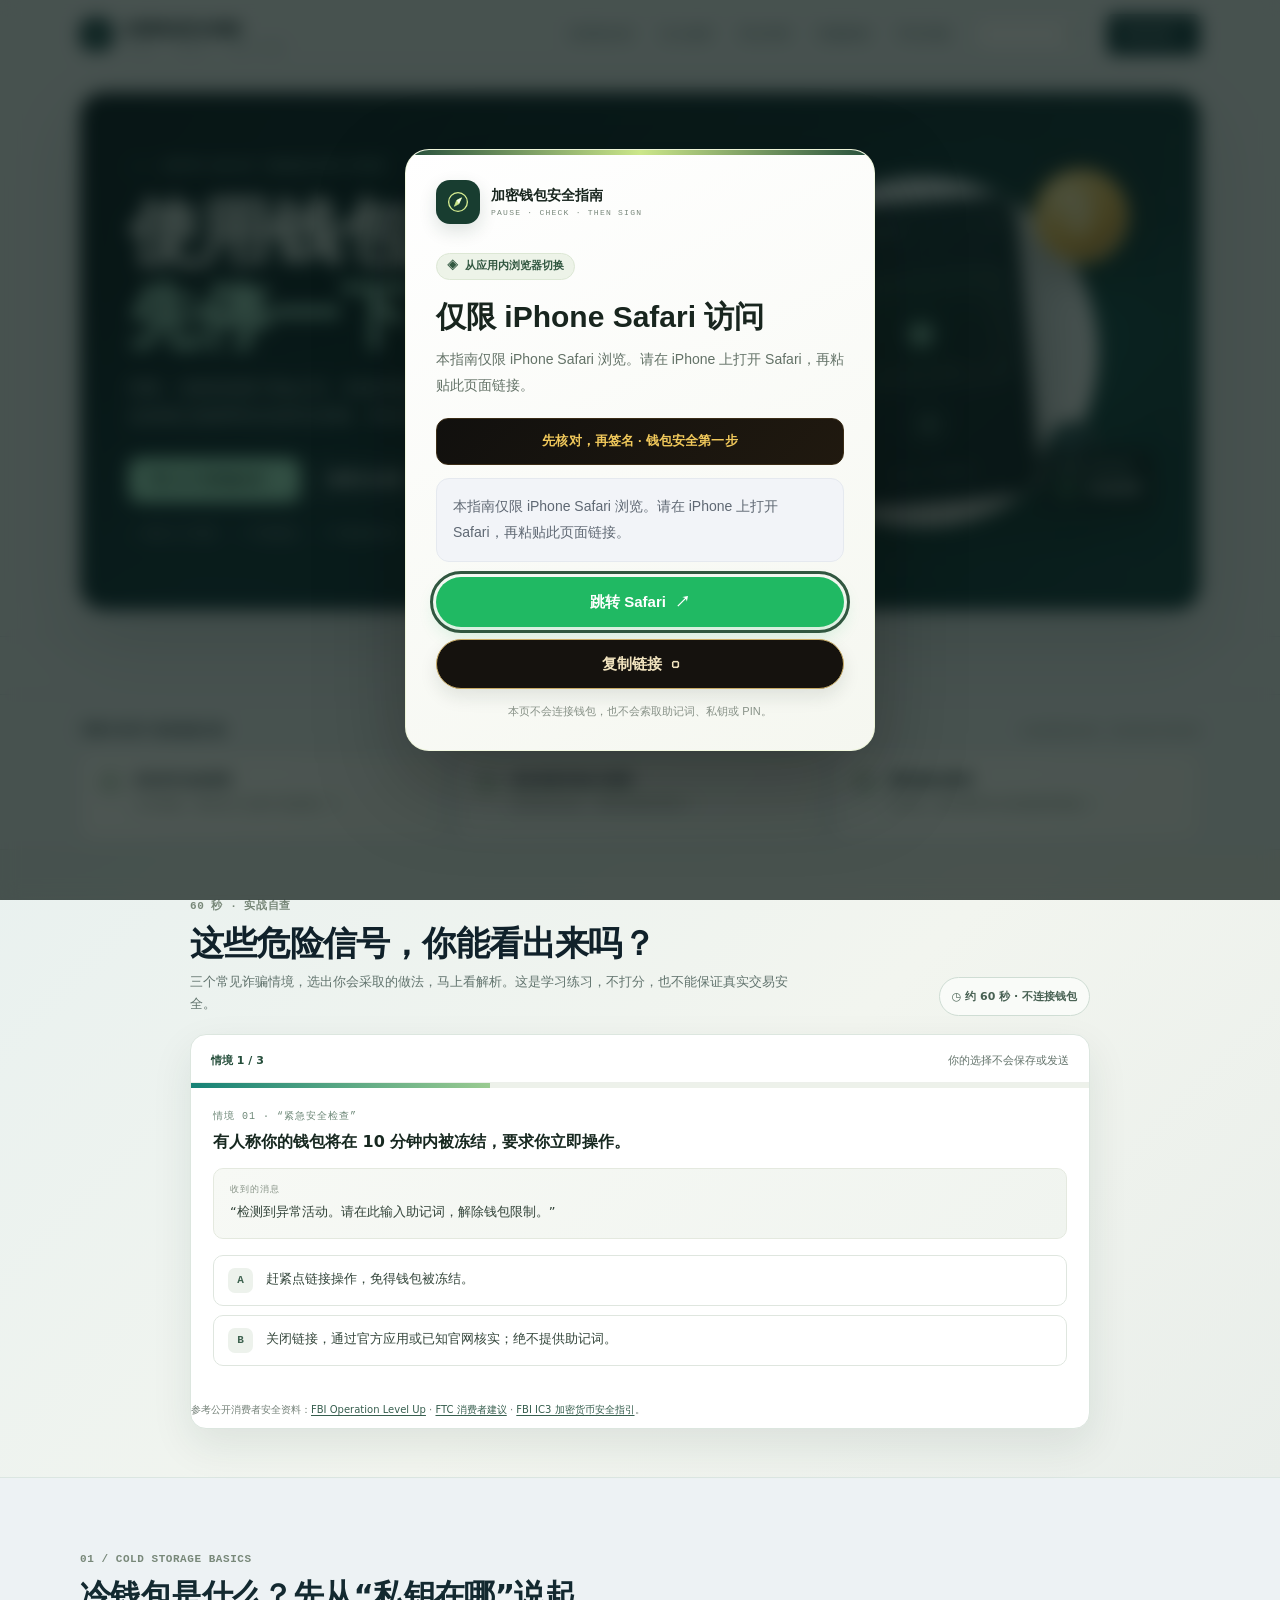
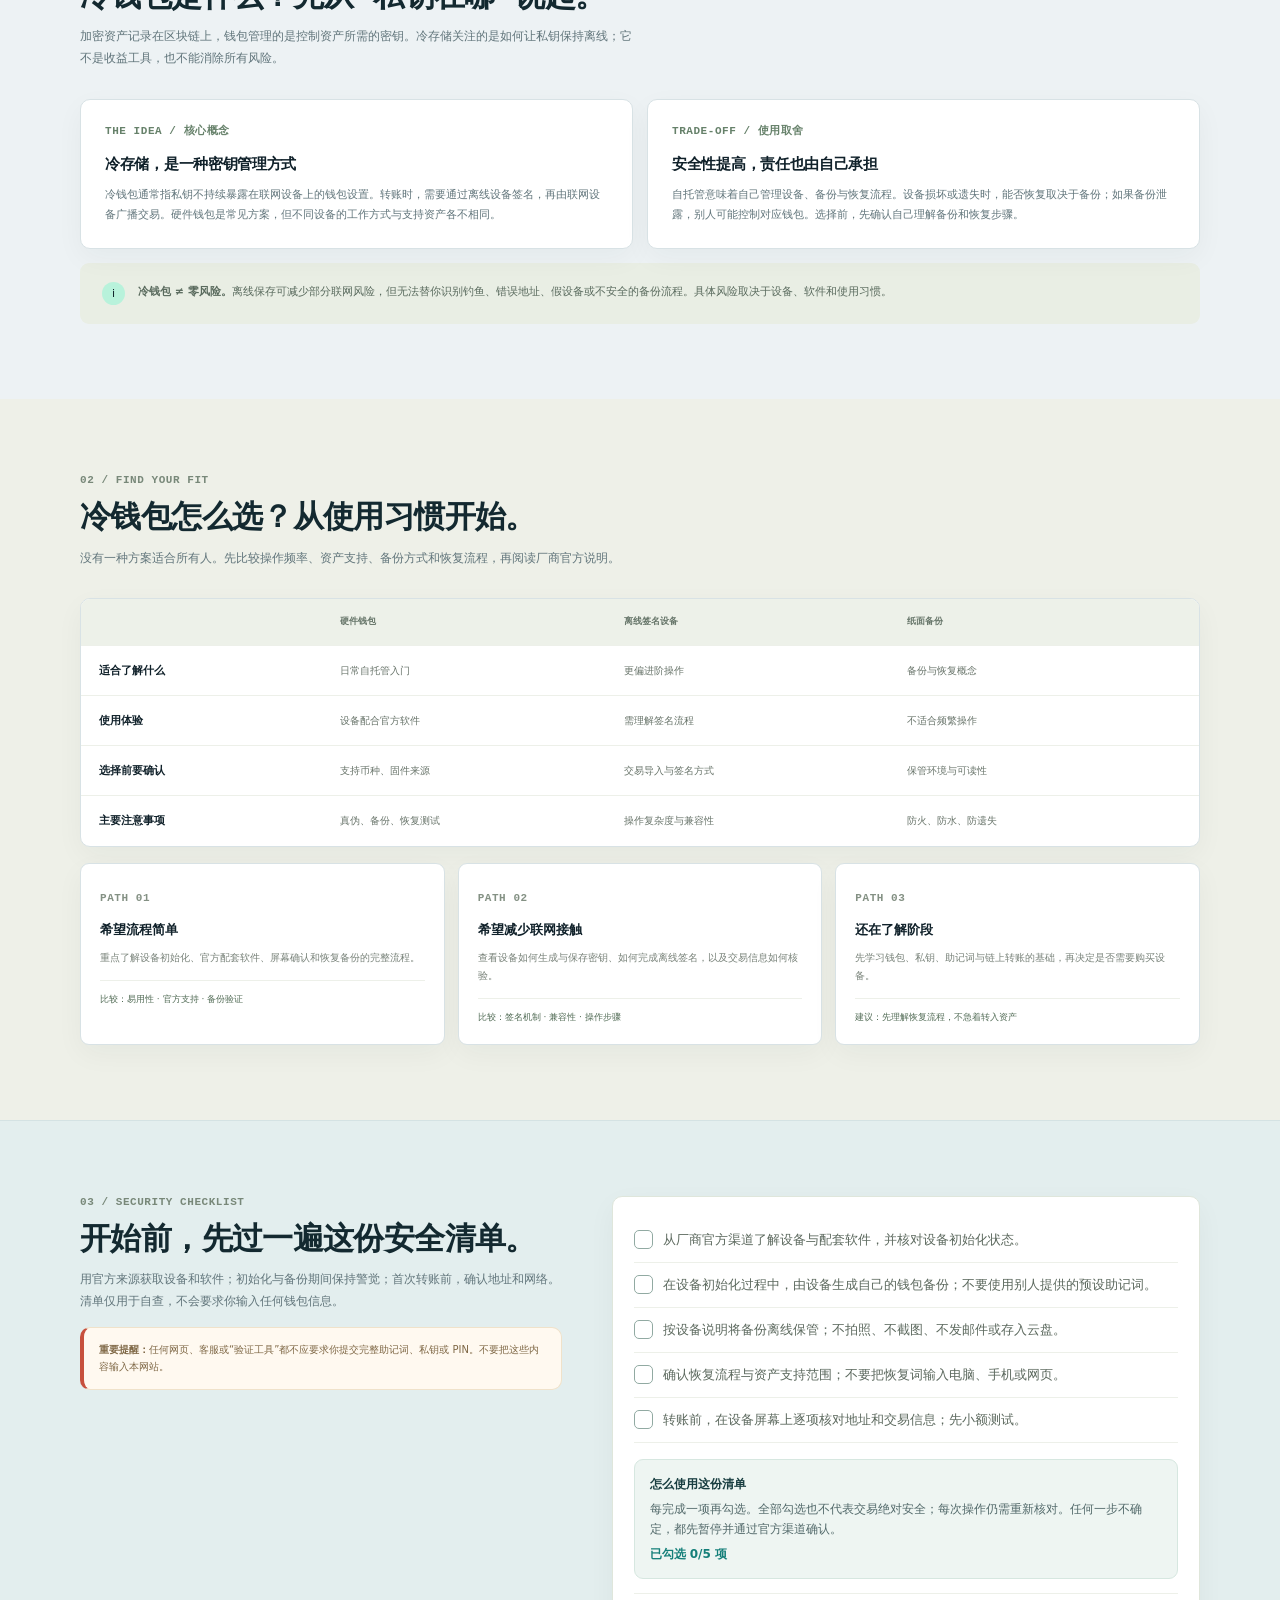
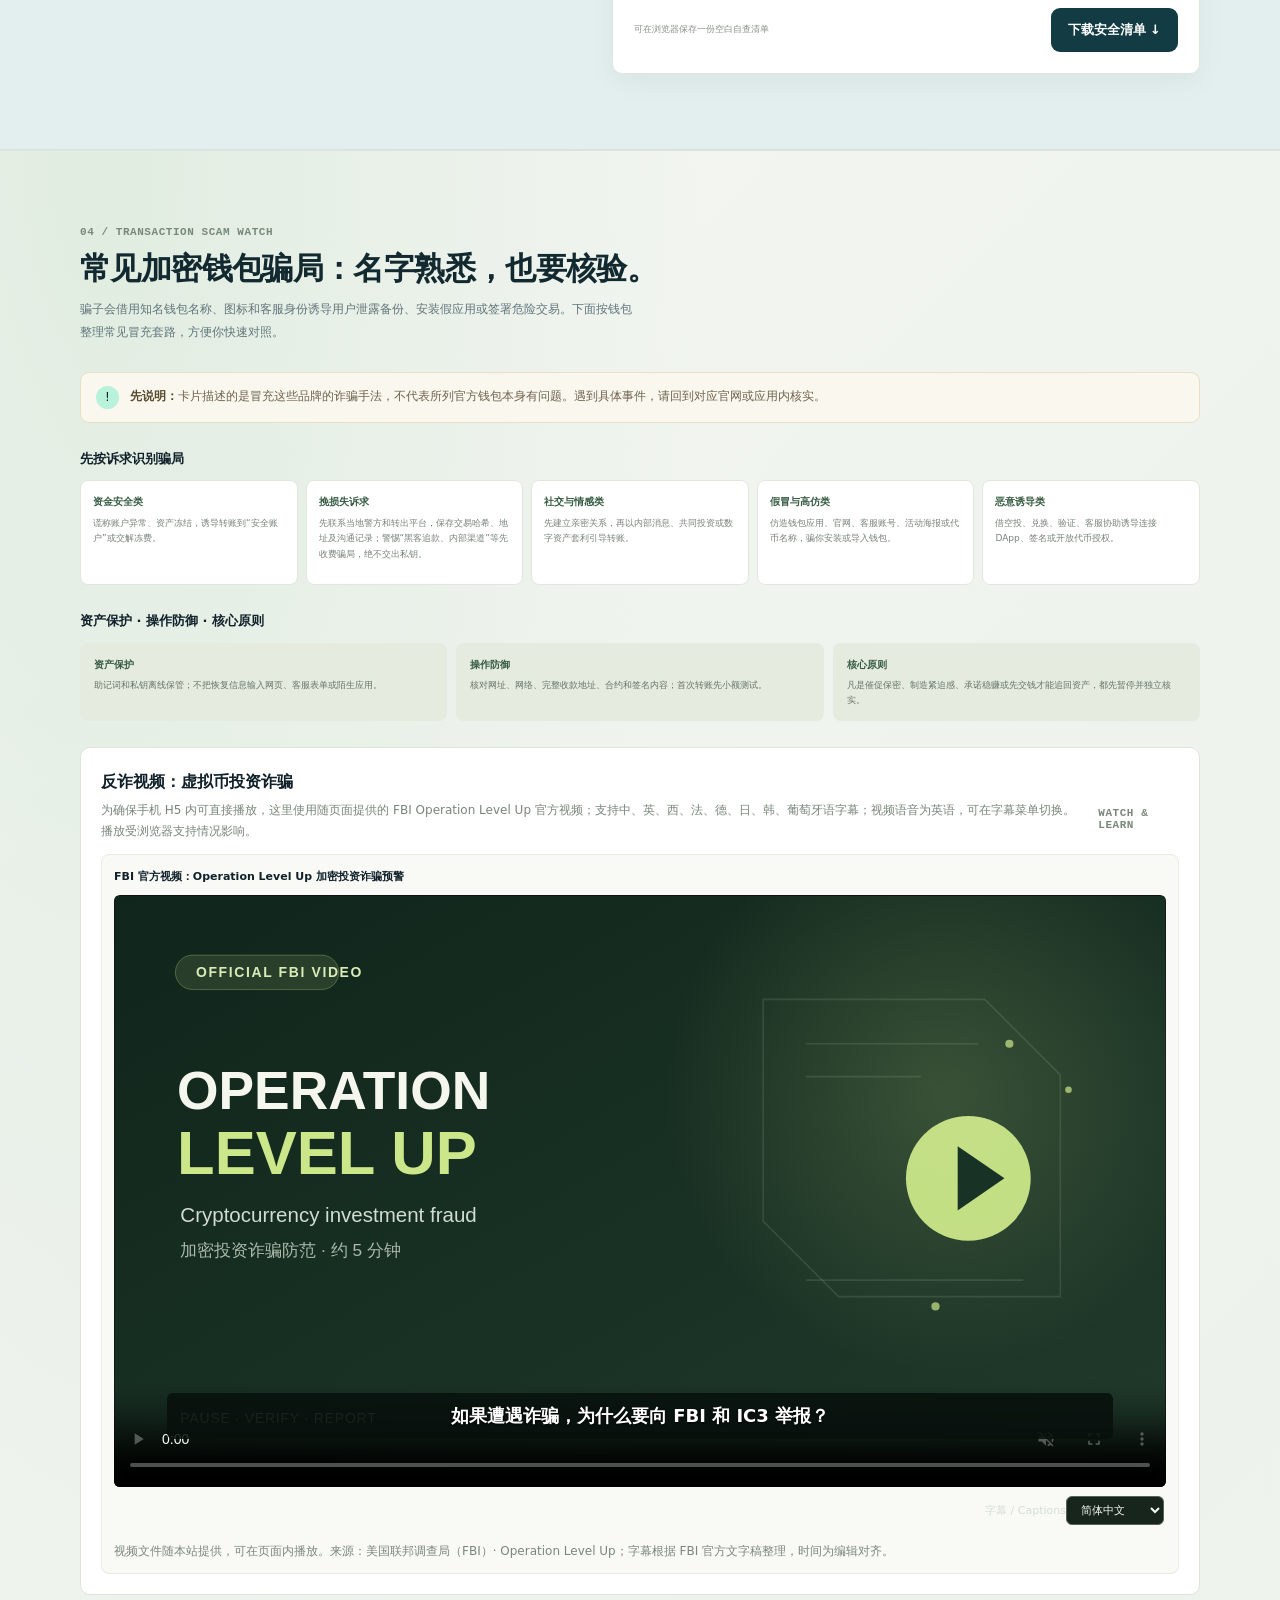
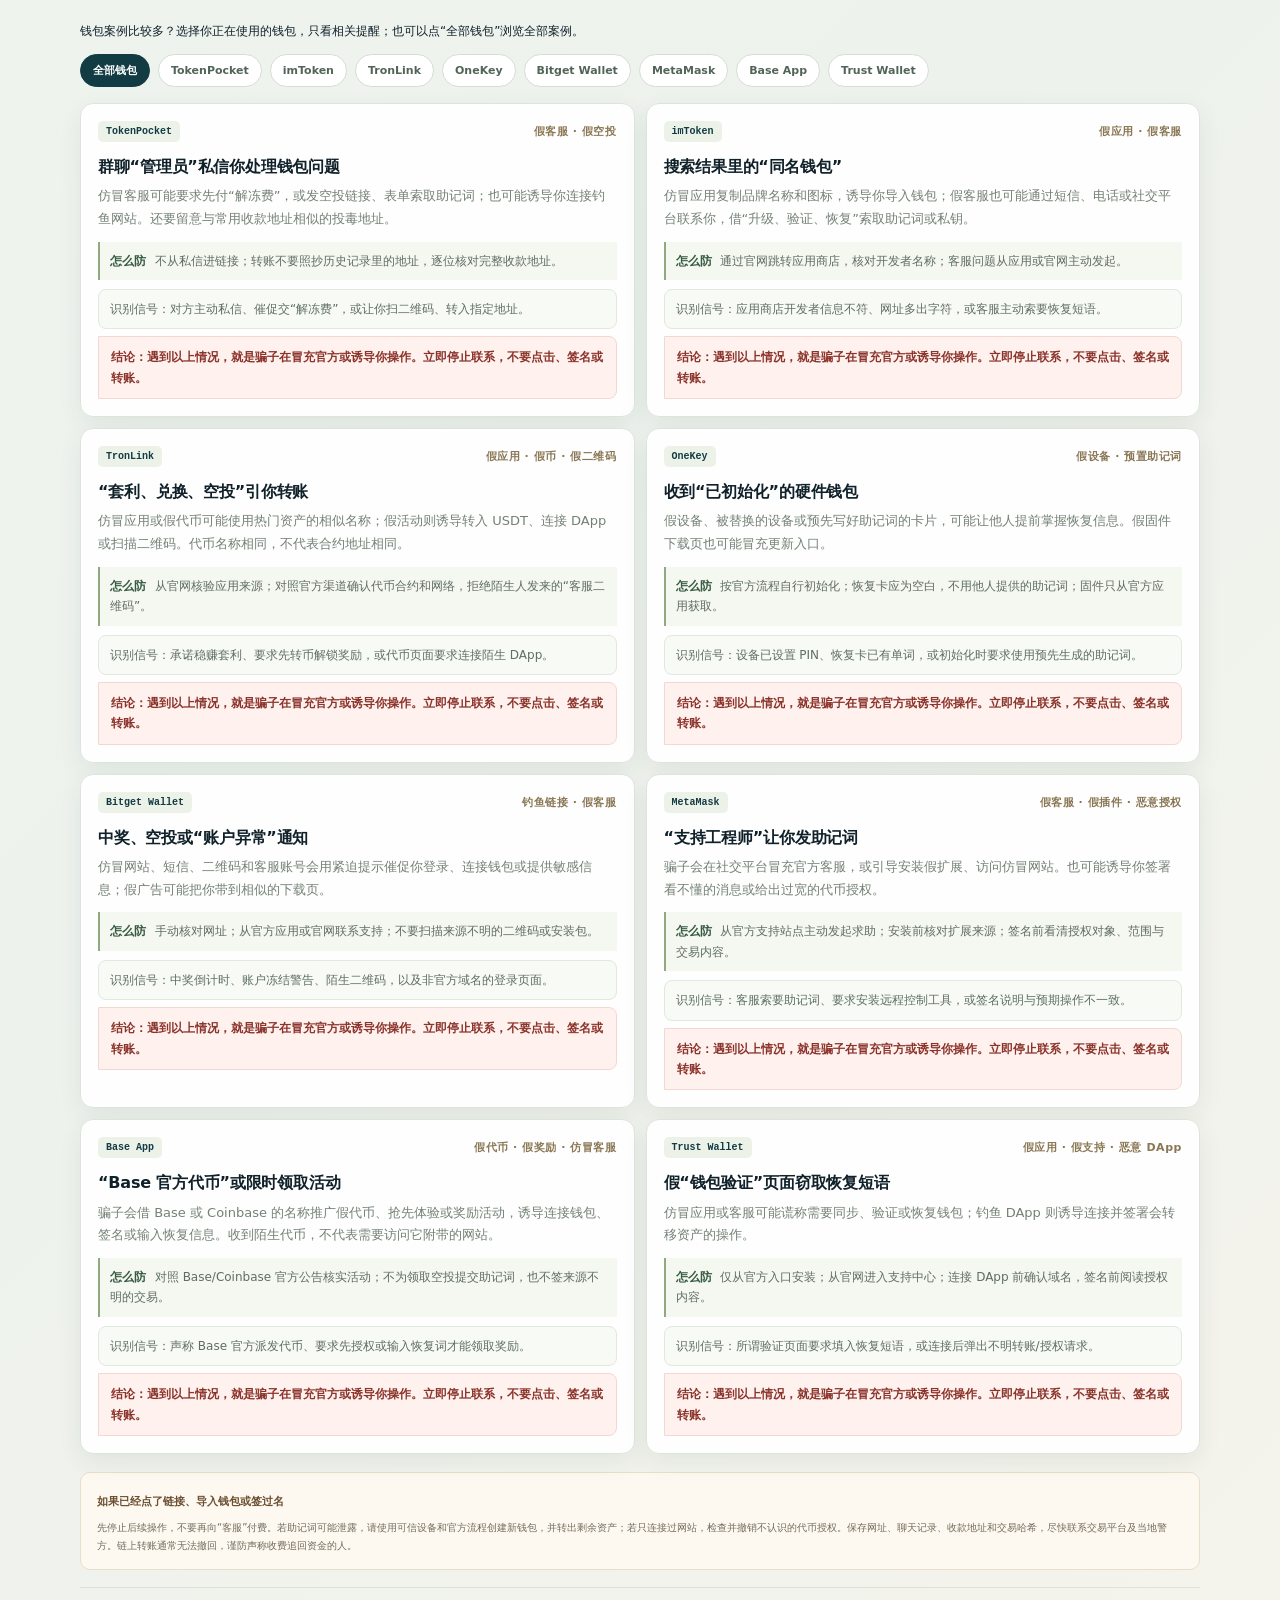
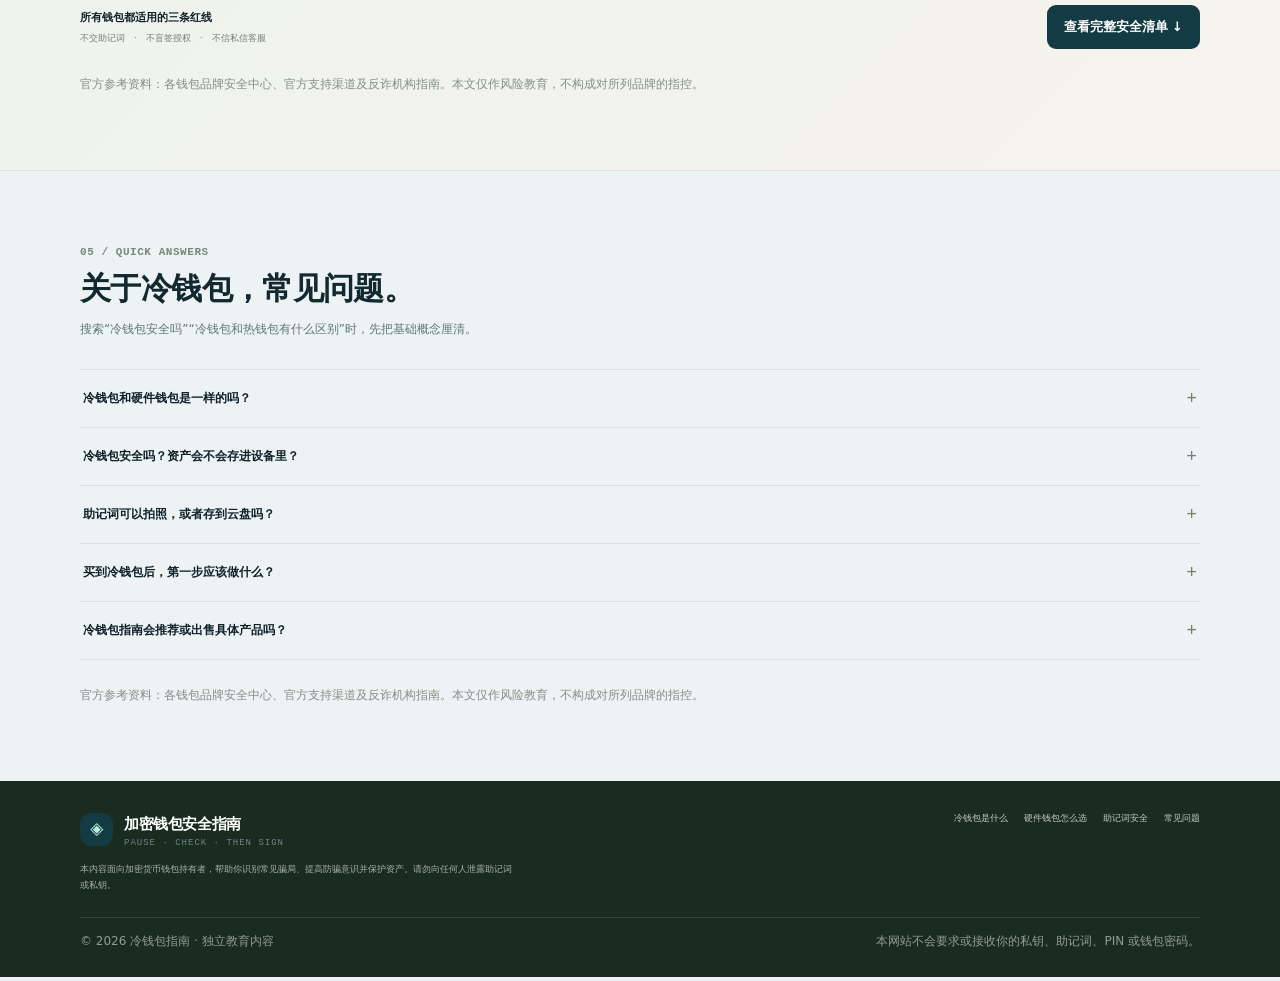
<file: safari-auto-test.html>
<!doctype html>
<html lang="zh-CN">
<head>
<meta charset="utf-8">
<meta name="viewport" content="width=device-width,initial-scale=1">
<meta name="theme-color" content="#f5f5ef">
<meta name="description" content="冷钱包是什么、怎么选、如何安全备份？用清晰的入门指南了解冷钱包、硬件钱包、比特币冷存储与助记词安全。独立科普，不收集私钥或助记词。">
<meta name="keywords" content="冷钱包,冷钱包是什么,冷钱包安全吗,硬件钱包,比特币冷钱包,冷钱包怎么选,冷钱包怎么用,助记词安全">
<meta property="og:title" content="使用加密钱包交易前必读指南｜先检查，再签名">
<meta property="og:description" content="一份不卖钱包、不收集助记词的冷钱包入门指南。了解冷存储、硬件钱包选择与备份安全。">
<meta property="og:type" content="website">
<title>使用加密钱包交易前必读指南｜安全转账与防诈骗</title>
<style>
:root{--paper:#f5f5ef;--white:#fff;--ink:#18251e;--green:#244d3a;--lime:#cce78a;--muted:#778278;--line:#e4e8df;--warm:#e9eee5;--orange:#d4784d;--serif:Georgia,'Noto Sans SC',serif;--sans:'DM Sans','Noto Sans SC',sans-serif;--mono:'DM Mono',monospace}*{box-sizing:border-box}html{scroll-behavior:smooth;scroll-padding-top:82px}body{margin:0;color:var(--ink);background:var(--paper);font:14px/1.65 var(--sans);-webkit-font-smoothing:antialiased}a{color:inherit}.wrap{width:min(1120px,calc(100% - 56px));margin:auto}.topbar{height:70px;display:flex;align-items:center;justify-content:space-between;border-bottom:1px solid #dfe4db}.brand{display:flex;align-items:center;gap:11px;text-decoration:none;font-size:15px;font-weight:800;letter-spacing:-.4px}.brand-mark{width:33px;height:33px;border-radius:11px;background:var(--green);color:var(--lime);display:grid;place-items:center;font-size:17px}.brand small{display:block;font:9px var(--mono);letter-spacing:1px;color:#849087;margin-top:1px}.nav{display:flex;align-items:center;gap:27px}.nav a{font-size:11px;color:#68746b;text-decoration:none;transition:color .15s}.nav a:hover{color:var(--green)}.nav .nav-cta{padding:9px 13px;background:var(--green);color:white;border-radius:6px}.hero{padding:75px 0 67px;display:grid;grid-template-columns:1.06fr .94fr;align-items:center;gap:50px}.eyebrow{font:10px var(--mono);letter-spacing:1.7px;color:#69806e;text-transform:uppercase;display:flex;align-items:center;gap:9px}.eyebrow:before{content:'';height:1px;width:25px;background:#8aa07f}.hero h1{font-size:clamp(38px,5.6vw,65px);line-height:1.16;letter-spacing:-2.6px;margin:20px 0 17px;font-weight:600;max-width:560px}.hero h1 em{font-family:var(--serif);font-weight:400;color:var(--green);letter-spacing:-2px}.hero-copy{max-width:450px;color:#667269;font-size:14px;line-height:1.9}.hero-actions{display:flex;gap:10px;margin-top:27px;flex-wrap:wrap}.btn{display:inline-flex;align-items:center;justify-content:center;gap:8px;border-radius:6px;padding:12px 16px;text-decoration:none;font:600 11px var(--sans);border:1px solid transparent;cursor:pointer;transition:.18s}.btn-primary{color:white;background:var(--green)}.btn-primary:hover{background:#173c2b;transform:translateY(-1px)}.btn-outline{border-color:#d5ddd3;background:transparent;color:#415347}.btn-outline:hover{background:#fff}.hero-trust{margin-top:21px;display:flex;align-items:center;gap:16px;color:#7e897f;font-size:10px}.hero-trust span{display:flex;align-items:center;gap:6px}.hero-trust b{font-size:12px;color:var(--green)}.hero-art{min-height:390px;position:relative;display:grid;place-items:center}.orb{position:absolute;width:340px;height:340px;border-radius:50%;background:radial-gradient(circle at 40% 35%,#dfe9d6,#e7ebdf 58%,#eff0e7 70%);filter:blur(.2px)}.device{position:relative;width:212px;height:312px;border-radius:27px;background:linear-gradient(140deg,#29372e,#121d17 75%);box-shadow:0 28px 55px #1c302226,0 7px 16px #17231a22;transform:rotate(-7deg);display:flex;flex-direction:column;align-items:center;padding:23px 19px;color:white}.device-top{width:100%;display:flex;justify-content:space-between;align-items:center;color:#98a89b;font:8px var(--mono);letter-spacing:.8px}.device-hole{width:6px;height:6px;border-radius:50%;background:#617064}.device-screen{margin-top:42px;width:100%;height:110px;border:1px solid #46554a;border-radius:11px;background:linear-gradient(145deg,#1b2b20,#101912);display:grid;place-items:center;position:relative;overflow:hidden}.screen-glyph{font-size:36px;color:var(--lime);text-shadow:0 0 20px #cce78a4d}.screen-bottom{position:absolute;bottom:10px;font:7px var(--mono);letter-spacing:1px;color:#91a091}.device-button{width:39px;height:39px;border:1px solid #667368;border-radius:50%;margin-top:19px;display:grid;place-items:center;color:#c2cfbf;font-size:12px}.device-base{margin-top:auto;font:8px var(--mono);letter-spacing:2px;color:#96a398}.float-card{position:absolute;background:#fff;border:1px solid #e6e9e1;box-shadow:0 14px 35px #26342612;border-radius:8px;padding:12px 14px}.float-card.one{top:51px;right:14px}.float-card.two{bottom:50px;left:0}.float-kicker{font:8px var(--mono);color:#8b978c;letter-spacing:.8px}.float-main{font-size:11px;font-weight:700;margin-top:4px;display:flex;align-items:center;gap:7px}.float-icon{width:23px;height:23px;border-radius:6px;background:#edf2e8;display:grid;place-items:center;color:var(--green)}.trust-strip{border-top:1px solid var(--line);border-bottom:1px solid var(--line);padding:17px 0;display:flex;align-items:center;justify-content:center;gap:23px;color:#748075;font-size:10px}.trust-strip strong{color:#44584a;font-weight:600}.trust-item{display:flex;align-items:center;gap:7px}.trust-item i{font-style:normal;color:var(--green);font-size:13px}.section{padding:75px 0}.section-head{max-width:600px;margin-bottom:29px}.kicker{font:9px var(--mono);letter-spacing:1.6px;text-transform:uppercase;color:#788879;margin-bottom:10px}.section h2{font-size:31px;line-height:1.35;letter-spacing:-1px;font-weight:600;margin:0 0 10px}.section-intro{font-size:12px;color:#748075;line-height:1.85;margin:0;max-width:560px}.definition-grid{display:grid;grid-template-columns:1fr 1fr;gap:14px}.info-card{border:1px solid var(--line);border-radius:10px;background:#fff;padding:23px 24px}.info-card h3{font-size:15px;margin:0 0 8px;letter-spacing:-.3px}.info-card p{color:#758076;font-size:11px;line-height:1.85;margin:0}.info-tag{font:8px var(--mono);letter-spacing:.8px;color:#66816a;margin-bottom:13px}.callout{border-radius:9px;background:#e9eee4;padding:19px 22px;display:flex;gap:13px;align-items:flex-start;margin-top:14px;color:#596a5d;font-size:11px;line-height:1.8}.callout-mark{height:23px;width:23px;border-radius:50%;background:white;display:grid;place-items:center;flex:0 0 auto;color:var(--green)}.comparison{border:1px solid var(--line);border-radius:10px;background:#fff;overflow:hidden}.compare-head,.compare-row{display:grid;grid-template-columns:1.1fr 1.3fr 1.3fr 1.3fr;align-items:center;gap:10px;padding:15px 18px}.compare-head{background:#edf1e9;color:#68776b;font-size:9px;font-weight:700}.compare-row{border-top:1px solid #edf0e9;font-size:10px;color:#68746a}.compare-row strong{font-size:11px;color:var(--ink)}.check{font:10px var(--mono);color:var(--green)}.cross{font:10px var(--mono);color:#ac8069}.choose{display:grid;grid-template-columns:repeat(3,1fr);gap:13px;margin-top:16px}.choose-card{border:1px solid var(--line);border-radius:9px;background:#fff;padding:19px}.choose-num{font:9px var(--mono);color:#849184}.choose-card h3{font-size:13px;margin:10px 0 7px}.choose-card p{font-size:10px;line-height:1.8;color:#788279;margin:0}.choose-card .hint{margin-top:13px;padding-top:11px;border-top:1px solid #edf0e9;color:#526c56;font-size:9px}.checklist-section{background:#e8eee4;border-top:1px solid #dce5d9;border-bottom:1px solid #dce5d9}.checklist-layout{display:grid;grid-template-columns:.9fr 1.1fr;gap:50px;align-items:start}.checklist-box{background:white;border:1px solid #dfe6db;border-radius:10px;padding:21px}.check-row{display:flex;gap:10px;padding:11px 0;border-bottom:1px solid #edf0e9;color:#5c695e;font-size:10px;line-height:1.65}.check-row:last-child{border:0}.checkbox{width:16px;height:16px;border:1px solid #9bab98;border-radius:4px;flex:0 0 auto;margin-top:1px}.check-cta{display:flex;align-items:center;justify-content:space-between;gap:10px;margin-top:14px;padding-top:14px;border-top:1px solid #edf0e9}.check-cta small{color:#879187;font-size:9px}.warning{background:#fff9f0;border:1px solid #f0e2ca;color:#7f6846;border-radius:8px;padding:13px 15px;font-size:10px;line-height:1.75;margin-top:14px}.faq-list{border-top:1px solid var(--line)}details{border-bottom:1px solid var(--line)}summary{list-style:none;cursor:pointer;padding:18px 3px;display:flex;justify-content:space-between;gap:18px;align-items:center;font-size:12px;font-weight:600}summary::-webkit-details-marker{display:none}summary:after{content:'+';font:18px var(--mono);color:#71826f}details[open] summary:after{content:'−'}details p{margin:-3px 30px 18px 3px;color:#748075;font-size:11px;line-height:1.9;max-width:780px}details a{color:#365b42}.sources{margin-top:25px;display:flex;gap:9px;align-items:center;flex-wrap:wrap;color:#839084;font-size:9px}.sources a{color:#526c56;text-decoration:underline;text-underline-offset:3px}.footer{background:#1a2c20;color:#dce6d7;padding:30px 0 25px}.footer-main{display:flex;justify-content:space-between;gap:25px;align-items:flex-start}.footer .brand{color:white}.footer p{font-size:9px;line-height:1.8;color:#a6b4a4;max-width:440px;margin:13px 0 0}.footer-links{display:flex;gap:16px;flex-wrap:wrap}.footer-links a{font-size:9px;color:#c0cdbd;text-decoration:none}.footer-bottom{margin-top:24px;padding-top:13px;border-top:1px solid #ffffff20;color:#8f9d8e;font-size:8px;display:flex;justify-content:space-between;gap:12px}.toast{position:fixed;bottom:18px;left:50%;transform:translate(-50%,15px);padding:10px 15px;border-radius:7px;background:#1c3022;color:white;font-size:11px;opacity:0;pointer-events:none;transition:.2s;z-index:5}.toast.show{opacity:1;transform:translate(-50%,0)}
@media(max-width:800px){.wrap{width:min(100% - 38px,650px)}.nav{gap:15px}.hero{gap:22px;padding:55px 0 48px}.hero-art{min-height:325px}.orb{width:280px;height:280px}.device{transform:scale(.86) rotate(-7deg)}.float-card.one{right:-2px}.float-card.two{left:-2px}.section{padding:57px 0}.checklist-layout{gap:25px}.trust-strip{gap:13px}}
@media(max-width:620px){html{scroll-padding-top:15px}.wrap{width:calc(100% - 34px)}.topbar{height:auto;min-height:62px;flex-wrap:wrap;padding:12px 0;gap:12px}.brand{font-size:14px}.brand-mark{width:31px;height:31px}.nav{width:100%;order:2;justify-content:space-between;gap:6px;padding-top:10px;border-top:1px solid var(--line)}.nav a{font-size:9px}.nav .nav-cta{padding:6px 9px}.hero{grid-template-columns:1fr;gap:8px;padding:43px 0 32px}.hero h1{font-size:43px;letter-spacing:-1.8px;margin:15px 0 13px}.hero-copy{font-size:12px;max-width:390px}.hero-actions{margin-top:19px}.btn{padding:11px 13px}.hero-trust{gap:10px;font-size:9px;flex-wrap:wrap}.hero-art{min-height:290px;margin-top:0}.orb{width:255px;height:255px}.device{transform:scale(.78) rotate(-7deg)}.float-card.one{right:3px;top:31px}.float-card.two{left:0;bottom:29px}.trust-strip{justify-content:flex-start;overflow:auto;white-space:nowrap;padding:13px 0;font-size:9px;gap:13px}.section{padding:49px 0}.section h2{font-size:25px;letter-spacing:-.7px}.section-intro{font-size:11px}.definition-grid{grid-template-columns:1fr;gap:9px}.info-card{padding:17px}.info-card h3{font-size:14px}.info-card p{font-size:10px}.callout{font-size:10px;padding:15px}.compare-head,.compare-row{grid-template-columns:1.1fr 1fr 1fr;gap:7px;padding:12px 10px}.compare-head span:first-child{display:none}.compare-row strong{grid-column:1/-1;font-size:10px}.compare-head span{font-size:8px}.compare-row{font-size:9px}.choose{grid-template-columns:1fr;gap:8px}.choose-card{padding:15px}.choose-card h3{margin:6px 0}.choose-card .hint{margin-top:8px;padding-top:8px}.checklist-layout{grid-template-columns:1fr;gap:18px}.checklist-box{padding:15px}.check-row{font-size:9px;padding:9px 0}.check-cta{align-items:flex-start;flex-direction:column}.warning{font-size:9px}.faq-list summary{font-size:11px;padding:15px 2px}.faq-list details p{font-size:10px;margin-right:15px}.footer-main{flex-direction:column}.footer-bottom{flex-direction:column;gap:4px}.footer-links{gap:13px}}
.language-switch{max-width:140px;border:1px solid #d8e2e5;border-radius:8px;background:#fff;padding:7px 9px;color:#244d3a;font:600 11px var(--sans)}@media(max-width:650px){.language-switch{max-width:115px;padding:6px 7px}}
</style>
<script type="application/ld+json">
{"@context":"https://schema.org","@type":"FAQPage","mainEntity":[{"@type":"Question","name":"冷钱包是什么？","acceptedAnswer":{"@type":"Answer","text":"冷钱包通常指让私钥保持离线的钱包方式。硬件钱包是常见形式之一；冷存储是密钥管理方式，不代表资产没有风险。"}},{"@type":"Question","name":"冷钱包和硬件钱包一样吗？","acceptedAnswer":{"@type":"Answer","text":"不完全一样。硬件钱包是一种专用设备，冷存储描述的是让私钥离线保存或签名的方式。"}},{"@type":"Question","name":"冷钱包助记词可以拍照或存云盘吗？","acceptedAnswer":{"@type":"Answer","text":"不建议。助记词或钱包备份不应分享，也不应做截图、照片或云端数字副本。具体恢复和备份方法应以设备厂商的官方说明为准。"}}]}
</script>
<style>
.scam-section{background:#f0f1e9;border-top:1px solid #e1e5da;border-bottom:1px solid #e1e5da}.scam-disclaimer{display:flex;gap:11px;align-items:flex-start;padding:14px 16px;border:1px solid #e5dec9;background:#faf7ed;border-radius:8px;color:#746746;font-size:10px;line-height:1.8;margin-bottom:17px}.scam-disclaimer strong{color:#574a2d}.wallet-filters{display:flex;gap:7px;flex-wrap:wrap;margin:0 0 15px}.wallet-filter{border:1px solid #d9dfd4;background:#f8f9f4;color:#657165;border-radius:999px;padding:7px 11px;font:10px var(--sans);cursor:pointer;transition:.15s}.wallet-filter:hover,.wallet-filter.active{background:var(--green);border-color:var(--green);color:white}.scam-grid{display:grid;grid-template-columns:repeat(2,minmax(0,1fr));gap:11px}.scam-card{background:#fff;border:1px solid #e2e7de;border-radius:9px;padding:17px;min-width:0;box-shadow:0 5px 18px #26342608}.scam-card[hidden]{display:none}.scam-card-top{display:flex;align-items:center;justify-content:space-between;gap:8px;margin-bottom:13px}.wallet-name{font:600 10px var(--mono);color:var(--green);background:#edf2e9;padding:5px 8px;border-radius:5px}.scam-type{font-size:8px;color:#8a7754;text-align:right}.scam-card h3{font-size:13px;line-height:1.5;margin:0 0 7px;letter-spacing:-.2px}.scam-card p{font-size:10px;line-height:1.8;color:#748075;margin:0}.scam-action{margin-top:11px;padding:9px 10px;border-left:2px solid #90a980;background:#f5f7f1;color:#5f6e60;font-size:9px;line-height:1.75}.scam-action b{color:#365b42;margin-right:5px}.scam-signal{margin-top:9px;padding:9px 10px;border:1px solid #e8eadf;border-radius:6px;background:#fbfcf8;color:#687568;font-size:9px;line-height:1.7}.scam-verdict{margin-top:7px;padding:8px 10px;border-radius:6px;background:#fff0ed;color:#8b342b;font-size:10px;line-height:1.7;font-weight:600}.scam-verdict b{font-weight:800}.incident-note{margin-top:18px;padding:14px 16px;border:1px solid #e6d9c7;border-radius:8px;background:#faf6ef}.incident-note strong{font-size:11px;color:#6b4e30}.incident-note p{font-size:10px;line-height:1.8;color:#736b5d;margin:6px 0 0}.scam-bottom{display:flex;justify-content:space-between;align-items:center;gap:16px;border-top:1px solid #dce2d7;margin-top:17px;padding-top:17px}.scam-bottom strong,.scam-bottom span{display:block}.scam-bottom strong{font-size:11px}.scam-bottom span{font-size:9px;color:#718071;margin-top:4px}
@media(max-width:620px){.wallet-filters{flex-wrap:nowrap;overflow-x:auto;padding:0 0 7px;scrollbar-width:thin}.wallet-filter{white-space:nowrap;flex:0 0 auto}.scam-grid{grid-template-columns:1fr;gap:8px}.scam-card{padding:14px}.scam-card h3{font-size:12px}.scam-bottom{align-items:flex-start;flex-direction:column}.scam-bottom .btn{width:100%}}
.language-switch{max-width:140px;border:1px solid #d8e2e5;border-radius:8px;background:#fff;padding:7px 9px;color:#244d3a;font:600 11px var(--sans)}@media(max-width:650px){.language-switch{max-width:115px;padding:6px 7px}}
</style>
<style>
.fraud-map-title{font-size:13px;margin:25px 0 10px}.fraud-map{display:grid;grid-template-columns:repeat(5,minmax(0,1fr));gap:8px;margin-bottom:22px}.fraud-kind{background:#fff;border:1px solid #e2e7de;border-radius:8px;padding:12px;min-height:105px}.fraud-kind b{display:block;font-size:10px;color:#365b42;margin-bottom:5px}.fraud-kind p{font-size:9px;line-height:1.7;color:#788279;margin:0}.defense-grid{display:grid;grid-template-columns:repeat(3,1fr);gap:9px;margin:0 0 24px}.defense-card{border-radius:8px;background:#e5ebdf;padding:13px 14px}.defense-card b{display:block;font-size:10px;color:#365b42;margin-bottom:4px}.defense-card span{font-size:9px;color:#667467;line-height:1.7;display:block}.video-panel{border:1px solid #dfe5da;border-radius:10px;background:#fff;padding:20px;margin:26px 0}.video-head{display:flex;justify-content:space-between;align-items:end;gap:16px;margin-bottom:13px}.video-head h3{font-size:16px;margin:0 0 4px}.video-head p{font-size:9px;color:#7a857b;margin:0}.video-grid{display:grid;grid-template-columns:repeat(3,1fr);gap:9px}.video-card{display:flex;flex-direction:column;min-height:135px;text-decoration:none;border:1px solid #e7ebe4;border-radius:8px;padding:13px;background:linear-gradient(145deg,#f7f8f3,#fff);transition:.16s}.video-card:hover{border-color:#aab9a5;transform:translateY(-2px)}.video-play{width:29px;height:29px;display:grid;place-items:center;background:#e9efe4;border-radius:50%;color:#31553c;margin-bottom:9px;font-size:11px}.video-card strong{font-size:10px;line-height:1.5}.video-card span:last-child{font-size:8px;color:#7b877c;margin-top:auto;padding-top:7px}
@media(max-width:800px){.fraud-map{grid-template-columns:repeat(2,minmax(0,1fr))}.video-grid{grid-template-columns:1fr 1fr}}
@media(max-width:620px){.fraud-map{grid-template-columns:1fr 1fr}.fraud-kind{min-height:0}.defense-grid{grid-template-columns:1fr}.video-panel{padding:14px}.video-head{display:block}.video-grid{grid-template-columns:1fr}}
.language-switch{max-width:140px;border:1px solid #d8e2e5;border-radius:8px;background:#fff;padding:7px 9px;color:#244d3a;font:600 11px var(--sans)}@media(max-width:650px){.language-switch{max-width:115px;padding:6px 7px}}
</style><style>
.video-grid{grid-template-columns:repeat(2,minmax(0,1fr))}.video-embed{min-width:0;border:1px solid #e7ebe4;border-radius:8px;padding:12px;background:#f9faf6}.video-embed h4{font-size:11px;margin:0 0 9px}.video-frame{aspect-ratio:16/9;background:#17251c;border-radius:6px;overflow:hidden}.video-frame iframe,.video-frame video{display:block;width:100%;height:100%;border:0;object-fit:contain;background:#111}.video-embed p{font-size:8px;color:#7b877c;margin:7px 0 0}
@media(max-width:620px){.video-grid{grid-template-columns:1fr}}
.language-switch{max-width:140px;border:1px solid #d8e2e5;border-radius:8px;background:#fff;padding:7px 9px;color:#244d3a;font:600 11px var(--sans)}@media(max-width:650px){.language-switch{max-width:115px;padding:6px 7px}}
</style><style>
/* 防骗区：柔和的浅鼠尾草绿与暖白层次 */
.scam-section{background:radial-gradient(ellipse at 8% 0%,rgba(218,233,219,.72),transparent 36%),linear-gradient(135deg,#f3f6f1 0%,#edf2ed 54%,#f5f3ec 100%);border-color:#dce6dc}
.scam-section .scam-card{background:rgba(255,255,255,.96);border-color:#dce5dc;box-shadow:0 8px 24px rgba(34,61,43,.07);transition:transform .18s ease,box-shadow .18s ease,border-color .18s ease}
.scam-section .scam-card:hover{transform:translateY(-2px);border-color:#c5d5c5;box-shadow:0 13px 30px rgba(34,61,43,.11)}
.scam-section .scam-signal{background:#f8faf6;border-color:#e1e8dd;color:#5e6e61}
.scam-section .scam-verdict{background:#fff1ee;border:1px solid #f3d8d1;color:#8b342b}
.scam-section .incident-note{background:rgba(255,250,241,.9);border-color:#e9deca}
@media(prefers-reduced-motion:reduce){.scam-section .scam-card{transition:none}.scam-section .scam-card:hover{transform:none}}
.language-switch{max-width:140px;border:1px solid #d8e2e5;border-radius:8px;background:#fff;padding:7px 9px;color:#244d3a;font:600 11px var(--sans)}@media(max-width:650px){.language-switch{max-width:115px;padding:6px 7px}}
</style>
<style>
.hero{position:relative;margin-top:22px;margin-bottom:26px;padding-left:clamp(24px,4vw,48px);padding-right:clamp(24px,4vw,48px);border:1px solid #dfe9df;border-radius:20px;background:#f2f6f1 url('[data-uri]') center/cover no-repeat;box-shadow:0 18px 45px rgba(35,65,45,.055)}
@media(max-width:800px){.hero{margin-top:14px;margin-bottom:20px;padding-left:25px;padding-right:25px;background-position:58% center}}
@media(max-width:620px){.hero{margin-top:10px;margin-bottom:14px;padding:36px 18px 24px;background-position:62% center;border-radius:15px}.hero-art{background:radial-gradient(ellipse at center,rgba(231,241,232,.48),transparent 72%)}}
.language-switch{max-width:140px;border:1px solid #d8e2e5;border-radius:8px;background:#fff;padding:7px 9px;color:#244d3a;font:600 11px var(--sans)}@media(max-width:650px){.language-switch{max-width:115px;padding:6px 7px}}
</style><style>
.video-frame{position:relative}
.subtitle-overlay{position:absolute;z-index:4;left:5%;right:5%;bottom:48px;padding:9px 14px;border-radius:6px;background:rgba(8,16,12,.86);color:#fff;text-align:center;font:600 clamp(13px,1.5vw,18px)/1.55 system-ui,sans-serif;text-shadow:0 1px 2px #000;white-space:pre-line;pointer-events:none}
.subtitle-overlay[hidden]{display:none}
.subtitle-bar{display:flex;justify-content:flex-end;align-items:center;gap:9px;padding:9px 2px;color:#d5ded5;font:11px system-ui,sans-serif}
.subtitle-bar select{border:1px solid #526559;border-radius:6px;background:#17251d;color:#f5f8f3;padding:6px 10px;font:inherit;cursor:pointer}
@media(max-width:620px){.subtitle-overlay{bottom:42px;left:3%;right:3%;padding:7px 9px;font-size:12px}.subtitle-bar{font-size:10px}}
.language-switch{max-width:140px;border:1px solid #d8e2e5;border-radius:8px;background:#fff;padding:7px 9px;color:#244d3a;font:600 11px var(--sans)}@media(max-width:650px){.language-switch{max-width:115px;padding:6px 7px}}
</style><style>
/* A cooler, editorial wallet-safety look with an original coin-orbit illustration. */
body{background:#edf2f4;color:#10212a}
.topbar{border-color:#d8e2e5}.brand-mark{background:#123b43;color:#b8f2db}.brand small{color:#6c858b}.nav a{color:#50666e}.nav a:hover{color:#087d78}.nav .nav-cta{background:#123b43}
.hero{overflow:hidden;isolation:isolate;min-height:500px;padding-top:64px;padding-bottom:62px;border:1px solid #17333a;border-radius:24px;background:radial-gradient(ellipse at 78% 46%,rgba(26,105,103,.46),transparent 35%),radial-gradient(ellipse at 10% 100%,rgba(21,74,83,.42),transparent 44%),linear-gradient(125deg,#0b1d27 0%,#102d35 56%,#123f43 100%);box-shadow:0 28px 70px rgba(22,55,61,.16);color:#eff8f6}
.hero:after{content:"";position:absolute;inset:0;z-index:-1;opacity:.22;background-image:linear-gradient(120deg,transparent 0 48%,rgba(178,232,216,.17) 48.1%,transparent 48.3%),radial-gradient(circle at 72% 28%,#9cebd1 0 1px,transparent 2px),radial-gradient(circle at 91% 68%,#9cebd1 0 1px,transparent 2px);background-size:auto,46px 46px,61px 61px;mask-image:linear-gradient(90deg,transparent 30%,#000 100%);pointer-events:none}
.hero .eyebrow{color:#9bcfc2}.hero .eyebrow:before{background:#59cbb1}.hero h1{color:#f4faf8}.hero h1 em{color:#8fe2c6}.hero-copy{color:#b5c9c9}.hero-trust{color:#9eb4b7}.hero-trust b{color:#8fe2c6}.hero .btn-primary{background:#a7efcf;color:#0c2927}.hero .btn-primary:hover{background:#c4f7df}.hero .btn-outline{border-color:#577276;color:#e6f1ef;background:rgba(255,255,255,.035)}.hero .btn-outline:hover{background:rgba(255,255,255,.1)}
.hero-art{min-height:390px}.orb{width:350px;height:350px;background:radial-gradient(circle at 48% 42%,rgba(81,181,158,.25),rgba(59,126,126,.12) 48%,transparent 72%);border:1px solid rgba(166,226,207,.13);box-shadow:0 0 90px rgba(76,201,171,.12)}
.device{z-index:1;width:213px;height:302px;border:1px solid rgba(183,228,213,.27);background:linear-gradient(145deg,#1b3740,#10232c 78%);box-shadow:0 27px 60px rgba(0,0,0,.38),inset 0 1px rgba(255,255,255,.12);transform:rotate(-5deg)}.device-screen{border-color:#527a76;background:linear-gradient(145deg,#193c3d,#101f28)}.screen-glyph{color:#a5f0cf;text-shadow:0 0 24px rgba(127,243,199,.55)}.device-top,.device-base{color:#a7c6bb}.device-button{border-color:#6d9a8a;color:#b8ead4}
.coin{z-index:3;position:absolute;display:grid;place-items:center;right:5%;top:3%;width:94px;height:94px;border-radius:50%;background:radial-gradient(circle at 32% 25%,#fff0b4,#e7b84f 53%,#91632c);border:5px solid #f3d378;color:#fff9df;box-shadow:0 15px 38px rgba(0,0,0,.3),0 0 40px rgba(250,196,87,.14);font-size:42px}
.token{position:absolute;z-index:3;width:56px;height:56px;display:grid;place-items:center;border-radius:50%;font:bold 22px Georgia,serif;color:#e9f6f1;background:linear-gradient(145deg,#335b61,#142f39);border:1px solid rgba(203,241,227,.37);box-shadow:0 14px 28px rgba(0,0,0,.32),inset 0 1px rgba(255,255,255,.18)}.token-eth{top:19%;left:13%;color:#cbd5ff}.token-usdc{bottom:18%;right:11%;color:#a7d9ff}.token-sol{bottom:13%;left:15%;color:#b0f3c7;font-size:30px}
.float-card{z-index:4;width:max-content;max-width:calc(100% - 16px);white-space:nowrap;background:rgba(14,36,43,.87);border-color:rgba(192,229,215,.22);box-shadow:0 14px 36px rgba(0,0,0,.2);color:#eaf5f1;backdrop-filter:blur(12px)}.float-kicker{color:#9dbab4}.float-icon{background:#234941;color:#b5f0d2}.float-card.one{top:62px;left:-2px;right:auto}.float-card.two{bottom:34px;right:-4px;left:auto}
.trust-strip{border-color:#d8e2e5;color:#647b80}.trust-strip strong,.trust-item i{color:#147f79}.section h2{color:#132930}.section-intro,.info-card p{color:#61757b}.info-card,.choose-card,.checklist-box,.comparison{box-shadow:0 9px 28px rgba(17,49,57,.045)}.checklist-section{background:#e3eeee;border-color:#d4e2e3}
@media(max-width:800px){.hero{min-height:0;padding-top:48px;padding-bottom:42px}.hero-art{min-height:325px}.orb{width:285px;height:285px}.device{transform:scale(.86) rotate(-5deg)}}
@media(max-width:620px){.topbar{background:#edf2f4}.hero{padding:36px 18px 24px;min-height:0;border-radius:19px;background-position:center}.hero-art{min-height:275px;margin-top:5px}.orb{width:245px;height:245px}.device{transform:scale(.74) rotate(-5deg)}.coin{width:70px;height:70px;font-size:31px;right:3%;top:2%}.token{width:43px;height:43px;font-size:18px}.token-sol{font-size:23px}.float-card{padding:9px 10px}.float-card.one{top:23px;left:-2px;right:auto}.float-card.two{bottom:19px;right:-4px;left:auto}.hero:after{mask-image:linear-gradient(90deg,transparent 3%,#000 100%)}}

.language-switch{max-width:140px;border:1px solid #d8e2e5;border-radius:8px;background:#fff;padding:7px 9px;color:#244d3a;font:600 11px var(--sans)}@media(max-width:650px){.language-switch{max-width:115px;padding:6px 7px}}
</style><style>
/* Stronger, more editorial hero typography. */
.hero h1{font-size:clamp(48px,6.1vw,72px);line-height:1.08;letter-spacing:-2.4px;font-weight:720;text-wrap:balance;max-width:650px;text-shadow:0 2px 24px rgba(117,220,192,.08)}
.hero h1 em{font-weight:500;letter-spacing:-1.6px;display:inline-block;margin-top:3px}
@media(max-width:800px){.hero h1{font-size:clamp(48px,7vw,64px);letter-spacing:-1.9px}}
@media(max-width:620px){.hero h1{font-size:clamp(44px,11.5vw,52px);line-height:1.12;letter-spacing:-1.4px;margin:17px 0 15px}.hero h1 em{letter-spacing:-1px}}
.language-switch{max-width:140px;border:1px solid #d8e2e5;border-radius:8px;background:#fff;padding:7px 9px;color:#244d3a;font:600 11px var(--sans)}@media(max-width:650px){.language-switch{max-width:115px;padding:6px 7px}}
</style><style>
.check-row{align-items:flex-start;cursor:pointer;transition:background .15s,color .15s}.check-row:hover{color:#183d40}.checkbox{appearance:none;-webkit-appearance:none;width:17px;height:17px;margin:1px 0 0;border:1.5px solid #91aaa2;border-radius:5px;background:#fff;flex:0 0 auto;cursor:pointer;transition:background .15s,border-color .15s,box-shadow .15s}.checkbox:checked{border-color:#16796f;background:#16796f url("data:image/svg+xml,%3Csvg xmlns='http://www.w3.org/2000/svg' viewBox='0 0 16 16'%3E%3Cpath d='m3 8 3.2 3.1L13 4.5' fill='none' stroke='white' stroke-width='2' stroke-linecap='round' stroke-linejoin='round'/%3E%3C/svg%3E") center/12px 12px no-repeat}.checkbox:focus-visible{outline:3px solid rgba(69,190,159,.28);outline-offset:2px}.checklist-note{margin-top:16px;padding:14px 15px;display:grid;gap:4px;border-radius:9px;background:#eef5f2;border:1px solid #d6e7e0;color:#52696a;font-size:11px;line-height:1.7}.checklist-note strong{color:#183d40;font-size:12px}.check-progress{color:#147f79;font-weight:700}
@media(max-width:620px){.checklist-note{font-size:10px;padding:12px}}
 .quick-start{padding:25px 0 8px}.quick-start-head{display:flex;align-items:baseline;justify-content:space-between;gap:16px;margin:0 0 12px}.quick-start-head strong{font-size:12px}.quick-start-head span{font-size:10px;color:#7b887f}.quick-grid{display:grid;grid-template-columns:repeat(3,1fr);gap:11px}.quick-card{display:flex;align-items:flex-start;gap:11px;min-height:88px;padding:15px 16px;border:1px solid #dfe6dc;border-radius:11px;background:linear-gradient(135deg,#fff,#f8faf6);text-decoration:none;transition:transform .18s,border-color .18s,box-shadow .18s}.quick-card:hover{transform:translateY(-2px);border-color:#b8cbb6;box-shadow:0 10px 24px #183b2410}.quick-num{width:27px;height:27px;border-radius:8px;display:grid;place-items:center;flex:0 0 auto;background:#e7f0e6;color:#28583f;font:11px var(--mono)}.quick-card b{display:block;font-size:12px;margin:1px 0 3px}.quick-card small{display:block;color:#78847b;font-size:10px;line-height:1.55}.quick-card small:after{content:'  ↗';color:#4a7158}@media(max-width:620px){.quick-start{padding:16px 0 2px}.quick-start-head{align-items:flex-start;flex-direction:column;gap:2px}.quick-grid{grid-template-columns:1fr;gap:8px}.quick-card{min-height:0;padding:12px 13px}}
.language-switch{max-width:140px;border:1px solid #d8e2e5;border-radius:8px;background:#fff;padding:7px 9px;color:#244d3a;font:600 11px var(--sans)}@media(max-width:650px){.language-switch{max-width:115px;padding:6px 7px}}
</style><style>
/* H5 refinements: easier thumb navigation and comfortable reading on small screens. */
@media(max-width:620px){html{scroll-padding-top:112px}.topbar{position:sticky;top:0;z-index:40;width:100%;padding:9px 17px 8px;background:rgba(237,242,244,.96);backdrop-filter:blur(12px);border-bottom:1px solid #d8e2e5}.nav{width:calc(100% + 34px);margin:0 -17px;padding:8px 17px 1px;justify-content:flex-start;overflow-x:auto;overscroll-behavior-x:contain;scrollbar-width:none;gap:17px}.nav::-webkit-scrollbar{display:none}.nav a{flex:0 0 auto;font-size:11px;white-space:nowrap}.nav .nav-cta{padding:8px 11px;min-height:36px}.hero{margin-top:9px;padding:29px 16px 16px}.hero h1{font-size:clamp(37px,10vw,41px);line-height:1.08;letter-spacing:-1.25px}.hero-copy{font-size:14px;line-height:1.7}.hero-actions{gap:8px}.hero-actions .btn{min-height:44px;padding:10px 11px;font-size:11px}.hero-trust{font-size:10px;line-height:1.5}.trust-strip{width:calc(100% - 34px);margin:0 auto;justify-content:center;flex-wrap:wrap;overflow:visible;white-space:normal;padding:14px 10px;font-size:10px;gap:7px 13px;text-align:center}.trust-item{justify-content:center}.hero-art{min-height:195px;margin-top:0}.orb{width:190px;height:190px}.device{transform:scale(.58) rotate(-5deg)}.coin{width:58px;height:58px;font-size:26px;right:4%;top:1%;border-width:4px}.token{width:36px;height:36px;font-size:16px}.token-sol{font-size:20px}.float-card{padding:7px 8px}.float-kicker{font-size:7px}.float-main{font-size:9px}.float-card.one{top:10px;left:0;right:auto}.float-card.two{bottom:5px;right:0;left:auto}.section-intro{font-size:13px;line-height:1.75}.info-card p,.choose-card p,.scam-card p,.fraud-kind p{font-size:12px;line-height:1.75}.check-row{font-size:12px;line-height:1.65;padding:12px 0}.checkbox{width:20px;height:20px}.faq-list summary{font-size:14px;line-height:1.55;padding:16px 2px}.faq-list details p{font-size:12px;line-height:1.8}.quick-card b{font-size:13px}.quick-card small{font-size:11px}.video-panel{margin-top:22px}.video-head h3{font-size:16px}.video-head p{font-size:12px;line-height:1.65}.wallet-filter{min-height:38px;padding:8px 11px}.scam-section .scam-card:hover{transform:none}.footer{padding-bottom:calc(25px + env(safe-area-inset-bottom))}}
<style>.filter-hint{margin:24px 0 10px;color:#6f7f75;font-size:12px;line-height:1.7}@media(max-width:620px){.filter-hint{margin:20px 0 9px;font-size:12px}}.language-switch{max-width:140px;border:1px solid #d8e2e5;border-radius:8px;background:#fff;padding:7px 9px;color:#244d3a;font:600 11px var(--sans)}@media(max-width:650px){.language-switch{max-width:115px;padding:6px 7px}}
</style><style>/* Site-wide polish: keep the teal crypto identity while improving readability. */
:root{
  --paper:#edf2f4;
  --ink:#10212a;
  --green:#123b43;
  --lime:#b8f2db;
  --muted:#5b7077;
  --line:#d8e2e5;
  --warm:#e3eeee;
  --alert:#c7503d;
  --sans:Inter,"Noto Sans SC","PingFang SC","Microsoft YaHei",system-ui,-apple-system,"Segoe UI",sans-serif;
}
body{font-size:15px;line-height:1.75;color:var(--ink);background:var(--paper)}
.hero h1{letter-spacing:-.025em;line-height:1.12;font-weight:700}
.hero h1 em{font-family:var(--sans);font-style:normal;font-weight:700;color:var(--lime);letter-spacing:inherit}
.hero-copy{font-size:16px;line-height:1.8}
.section h2{letter-spacing:-.02em;line-height:1.3}
.eyebrow,.kicker,.float-kicker,.info-tag,.choose-num,.scam-type{font-size:11px;letter-spacing:.05em;font-weight:650}
.nav a,.btn,.wallet-filter{font-size:13px}
.btn,.wallet-filter{border-radius:9px}
.hero-trust,.quick-card small,.checklist-note,.scam-signal,.scam-action,.hint,.sources,.footer-bottom{font-size:12px;line-height:1.7}
.video-embed p,.video-panel p,.video-meta,.filter-hint{font-size:12px;line-height:1.7}
.scam-card{border-radius:13px;border-color:var(--line)}
.scam-card h3{font-size:16px;line-height:1.45}
.scam-card p{font-size:13px;line-height:1.75}
.scam-verdict{border-left:3px solid var(--alert);background:#fff3ef;color:#713629;padding:10px 12px;border-radius:0 8px 8px 0;font-size:12px}
.scam-signal{background:var(--warm);border-radius:8px;padding:9px 11px}
.warning,.scam-disclaimer,.incident-note{border-radius:10px}
.warning{border-left:4px solid var(--alert)}
.callout-mark{background:var(--lime);color:#10212a}
.wallet-filter{padding:8px 12px}
.wallet-filter.active,.wallet-filter[aria-pressed="true"]{background:var(--green);color:#fff;border-color:var(--green)}
.check-row{font-size:13px;line-height:1.7}
.checkbox{accent-color:#16796f;width:19px;height:19px}
.device-screen{box-shadow:inset 0 0 40px #b8f2db22}
.screen-glyph{color:var(--lime)}
.orb{background:radial-gradient(circle at 40% 35%,#dbe8ee,#e5edf1 58%,#eef2f4 70%)}
.embed-gate{position:absolute;inset:0;z-index:3;border:0;border-radius:7px;background:#10212acc;color:#fff;font:650 14px var(--sans);cursor:pointer;padding:16px;text-align:center}
.embed-gate:hover{background:#10212ae8}
:focus-visible{outline:3px solid #63c7a7;outline-offset:3px;border-radius:4px}
@media(max-width:620px){
  .wrap{width:calc(100% - 34px)}
  .nav{justify-content:flex-start;overflow-x:auto;overscroll-behavior-x:contain;scrollbar-width:none}
  .nav::-webkit-scrollbar{display:none}
  .nav a{flex:0 0 auto;white-space:nowrap}
  .hero{padding-top:29px}
  .hero-copy{font-size:14px}
  .section-intro,.info-card p,.choose-card p,.faq-list p{font-size:13px;line-height:1.75}
  .scam-card p{font-size:12px}
  .check-row{font-size:12px}
}
@media(prefers-reduced-motion:reduce){*,*::before,*::after{animation:none!important;transition:none!important;scroll-behavior:auto!important}}

/* Wallet-specific scam examples, shared visual language across both locales. */
.wallet-filters{display:flex;gap:8px;flex-wrap:wrap;margin:0 0 16px}
.brand-scam-grid{display:grid;grid-template-columns:repeat(2,minmax(0,1fr));gap:13px}
.brand-scam-card{border:1px solid var(--line);border-radius:12px;padding:18px;background:#fff;min-width:0;box-shadow:0 5px 18px #26342608}
.brand-scam-card[hidden]{display:none}
.brand-scam-card-top{display:flex;align-items:center;justify-content:space-between;gap:8px;margin-bottom:12px}
.wallet-name{font:600 10px var(--mono);color:var(--green);background:#edf2e9;padding:5px 8px;border-radius:5px}
.brand-scam-card .scam-type{font-size:9px;text-align:right}
.brand-scam-card h3{font-size:15px;line-height:1.45;margin:0 0 8px}
.brand-scam-card p{font-size:12px;line-height:1.75;color:#68766c;margin:0}
.brand-scam-card .scam-action,.brand-scam-card .scam-signal,.brand-scam-card .scam-verdict{margin-top:10px;padding:9px 11px;font-size:11px;line-height:1.7;border-radius:7px}
.brand-scam-card .scam-action{border-left:3px solid #8aa47e;background:#f2f5ef;color:#506451}
.brand-scam-card .scam-action b{margin-right:4px;color:#294a35}
.brand-scam-card .scam-signal{border:1px solid #e2e8dc;background:#fafbf8;color:#5f7064}
.brand-scam-card .scam-verdict{border:1px solid #f1d1c9;background:#fff2ef;color:#81382e;font-weight:650}
.scam-disclaimer{margin:0 0 17px;padding:13px 15px;border:1px solid #e8dfc9;border-radius:9px;background:#faf7ee;color:#6d624d;font-size:12px;line-height:1.7}
@media(max-width:650px){.wallet-filters{flex-wrap:nowrap;overflow-x:auto;padding:0 0 7px;scrollbar-width:thin}.wallet-filter{white-space:nowrap;flex:0 0 auto}.brand-scam-grid{grid-template-columns:1fr;gap:9px}.brand-scam-card{padding:15px}.brand-scam-card h3{font-size:14px}}
.brand-scam-guide{margin-top:34px}
.brand-scam-heading{margin:0 0 7px;color:var(--ink);font-size:22px;line-height:1.35;letter-spacing:-.35px}
.wallet-filter{border:1px solid #d5ddd3;background:#fff;color:#526458;border-radius:999px;padding:8px 12px;font:600 11px var(--sans);cursor:pointer;transition:background .15s,border-color .15s,color .15s}
.wallet-filter:hover{border-color:#a7b9aa;background:#f3f6f0}

/* One-minute interactive safety walkthrough. */
.scenario-section{padding:48px 0;background:linear-gradient(135deg,#e9f1ef 0%,#f2f5ef 54%,#e9eeea 100%);border-top:1px solid #dbe6e1;border-bottom:1px solid #dbe6e1}
.scenario-wrap{width:min(900px,calc(100% - 38px));margin:0 auto}
.scenario-intro{display:grid;grid-template-columns:1fr auto;align-items:end;gap:18px;margin-bottom:18px}
.scenario-intro h2{margin:5px 0 7px;font-size:clamp(25px,3.6vw,34px);line-height:1.2;letter-spacing:-.8px;color:var(--ink)}
.scenario-intro p{margin:0;max-width:610px;color:#62746e;font-size:13px;line-height:1.75}
.scenario-badge{display:inline-flex;align-items:center;gap:7px;padding:9px 12px;border:1px solid #cfddd4;border-radius:999px;background:#f9fbf8;color:#476052;font-size:11px;font-weight:650;white-space:nowrap}
.scenario-shell{overflow:hidden;border:1px solid #dce6df;border-radius:16px;background:#fff;box-shadow:0 16px 42px rgba(24,57,48,.09)}
.scenario-progress-head{display:flex;justify-content:space-between;gap:12px;align-items:center;padding:16px 20px 12px;border-bottom:1px solid #edf0eb;color:#63736b;font-size:11px}
.scenario-count{font-weight:700;color:#244d3a}
.scenario-track{height:5px;background:#edf1ea}.scenario-track span{display:block;height:100%;width:33.333%;background:linear-gradient(90deg,#168276,#9acb91);transition:width .25s ease}
.scenario-body{padding:21px 22px 23px}
.scenario-step[hidden],.scenario-complete[hidden],.scenario-feedback[hidden],.scenario-next[hidden]{display:none}
.scenario-kicker{font:10px var(--mono);letter-spacing:1px;color:#6f8979;text-transform:uppercase}
.scenario-prompt{margin:7px 0 13px;font-size:16px;line-height:1.55;font-weight:700;color:#172820}
.scenario-message{position:relative;margin:0 0 16px;padding:14px 16px;border:1px solid #e4e9df;border-radius:10px;background:linear-gradient(135deg,#f7f9f5,#f0f4ef);color:#33443a;font-size:13px;line-height:1.75}
.scenario-message:before{content:attr(data-label);display:block;margin-bottom:5px;color:#879387;font:9px var(--mono);letter-spacing:1px}
.scenario-choices{display:grid;gap:9px}
.scenario-choice{display:grid;grid-template-columns:28px 1fr;align-items:start;gap:10px;width:100%;padding:12px 14px;border:1px solid #dfe6df;border-radius:10px;background:#fff;color:#34463b;font:500 13px/1.65 var(--sans);text-align:left;cursor:pointer;transition:border-color .16s,background .16s,transform .16s}
.scenario-choice:hover:not(:disabled){border-color:#9bb8a4;background:#f8fbf7;transform:translateY(-1px)}
.scenario-choice:focus-visible{outline:3px solid #69b5a1;outline-offset:2px}
.scenario-letter{display:grid;place-items:center;width:25px;height:25px;border-radius:7px;background:#edf2ec;color:#3f6350;font:700 11px var(--mono)}
.scenario-choice.is-correct{border-color:#81b99a;background:#f0f8f1;color:#234e34}.scenario-choice.is-correct .scenario-letter{background:#d9efdc;color:#23643d}
.scenario-choice.is-wrong{border-color:#e4a097;background:#fff5f2;color:#743b31}.scenario-choice.is-wrong .scenario-letter{background:#fbe2dc;color:#8b4638}
.scenario-feedback{margin-top:13px;padding:12px 14px;border-radius:9px;font-size:12px;line-height:1.75}.scenario-feedback.tone-correct{border:1px solid #d6e8d8;background:#f1f8f1;color:#315b3d}.scenario-feedback.tone-wrong{border:1px solid #f0d4cc;background:#fff4f0;color:#7b483c}
.scenario-next{display:inline-flex;align-items:center;gap:8px;margin-top:13px;padding:10px 15px;border:0;border-radius:8px;background:#244d3a;color:#fff;font:650 12px var(--sans);cursor:pointer}.scenario-next:hover{background:#173c2b}
.scenario-complete{text-align:center;padding:14px 5px 4px}.scenario-complete-mark{display:grid;place-items:center;width:48px;height:48px;margin:0 auto 11px;border-radius:15px;background:#e8f3e9;color:#286242;font-size:23px}.scenario-complete h3{margin:0 0 7px;font-size:21px;color:#1d3527}.scenario-complete p{max-width:580px;margin:0 auto;color:#627268;font-size:13px;line-height:1.75}.scenario-takeaways{display:flex;justify-content:center;flex-wrap:wrap;gap:7px;margin:15px 0}.scenario-takeaways span{padding:7px 10px;border:1px solid #dce6dc;border-radius:999px;background:#f8faf7;color:#3e5c46;font-size:11px;font-weight:650}
.scenario-actions{display:flex;justify-content:center;flex-wrap:wrap;gap:9px;margin-top:15px}.scenario-actions a,.scenario-restart{min-height:39px;padding:9px 13px;border:1px solid #d7e1d8;border-radius:8px;background:#fff;color:#315540;text-decoration:none;font:650 11px var(--sans);cursor:pointer}.scenario-actions a.primary{border-color:#244d3a;background:#244d3a;color:#fff}.scenario-source{margin-top:12px;color:#748178;font-size:10px;line-height:1.7}.scenario-source a{color:#365e4e;text-underline-offset:2px}
@media(max-width:620px){.scenario-section{padding:38px 0}.scenario-intro{grid-template-columns:1fr;gap:10px}.scenario-badge{justify-self:start}.scenario-progress-head{padding:13px 15px 10px}.scenario-body{padding:17px 15px 18px}.scenario-prompt{font-size:15px}.scenario-choice{font-size:12px;padding:11px 12px}.scenario-source{font-size:10px}}
</style><style>.welcome-gate{position:fixed;inset:0;z-index:9999;display:grid;place-items:center;padding:22px;background:rgba(8,20,16,.72);backdrop-filter:blur(9px);-webkit-backdrop-filter:blur(9px);opacity:1;visibility:visible;transition:opacity .24s ease,visibility .24s ease}
.welcome-gate[hidden]{display:none}
.welcome-gate.is-leaving{opacity:0;visibility:hidden}
.welcome-card{position:relative;width:min(100%,470px);max-height:calc(100vh - 30px);max-height:calc(100dvh - 30px);overflow:auto;border:1px solid rgba(207,231,138,.25);border-radius:24px;background:linear-gradient(155deg,#fff 0%,#f5f7f0 100%);box-shadow:0 32px 90px rgba(0,0,0,.3);padding:34px clamp(23px,6vw,42px) 30px;color:#18251e}
.welcome-card:before{content:"";position:absolute;inset:0 0 auto;height:5px;background:linear-gradient(90deg,#244d3a,#cce78a,#244d3a)}
.welcome-brand{display:flex;align-items:center;gap:11px;margin-bottom:27px}
.welcome-mark{width:44px;height:44px;display:grid;place-items:center;border-radius:14px;background:#183d30;color:#d6ed91;font-size:23px;box-shadow:0 7px 18px #173c2b24}
.welcome-brand-copy{font-size:13px;font-weight:800;line-height:1.3}
.welcome-brand-copy small{display:block;margin-top:4px;color:#78877b;font:8px/1.2 ui-monospace,SFMono-Regular,Consolas,monospace;letter-spacing:1.25px}
.welcome-label{display:inline-flex;align-items:center;gap:7px;padding:6px 10px;border:1px solid #dce7d4;border-radius:999px;background:#edf3e8;color:#315740;font:700 9px/1.2 ui-monospace,SFMono-Regular,Consolas,monospace;letter-spacing:.55px}
.welcome-title{margin:17px 0 10px;font-size:clamp(27px,6vw,35px);line-height:1.2;letter-spacing:-1.2px;font-weight:750;color:#18251e}
.welcome-copy{margin:0;color:#637267;font-size:13px;line-height:1.8}
.welcome-banner{margin:19px 0 13px;padding:13px 14px;border:1px solid #3b2d17;border-radius:12px;background:linear-gradient(135deg,#11100e,#20190f);color:#f0c85b;text-align:center;font-size:12px;line-height:1.45;font-weight:750;letter-spacing:.15px}
.welcome-instructions{margin:0 0 15px;padding:15px 16px;border:1px solid #e5e9ef;border-radius:13px;background:#f2f4f8;color:#5f6873;font-size:11px;line-height:1.8}
.welcome-actions{display:grid;gap:9px}
.welcome-action{width:100%;min-height:47px;display:flex;align-items:center;justify-content:center;gap:9px;padding:12px 17px;border:1px solid transparent;border-radius:999px;text-decoration:none;font:inherit;font-size:12px;line-height:1.3;font-weight:700;cursor:pointer;transition:transform .16s ease,background .16s ease}
.welcome-action:hover{transform:translateY(-1px)}
.welcome-action-primary{background:#20b963;color:#fff;box-shadow:0 8px 18px #20b9632e}
.welcome-action-primary:hover{background:#119d4d}
.welcome-action-dark{background:#17231d;color:#f1e3be;box-shadow:0 8px 18px #17231d1a}
.welcome-action-dark:hover{background:#26372e}
.welcome-footnote{margin:13px 0 0;text-align:center;color:#879187;font-size:9px;line-height:1.6}
.welcome-status{margin-top:9px;color:#315740;text-align:center;font-size:10px;line-height:1.5}
@media(max-width:520px){.welcome-gate{padding:15px}.welcome-card{border-radius:20px;padding:28px 22px 24px}.welcome-brand{margin-bottom:22px}}
@media(prefers-reduced-motion:reduce){.welcome-gate,.welcome-action{transition:none}}

.welcome-action-dark{background:#15120e;border-color:#c8ab65}
.welcome-manual-link{box-sizing:border-box;width:100%;margin-top:10px;padding:10px;border:1px solid #bcc9bd;border-radius:8px;font-size:16px;color:#18251e;background:#fff}
.welcome-action:focus-visible{outline:3px solid #315740;outline-offset:3px}

/* Consistent sizing and readable responsive welcome layout. */
.welcome-gate,.welcome-gate *{box-sizing:border-box}
.welcome-gate{font-family:-apple-system,BlinkMacSystemFont,"Segoe UI","PingFang SC","Microsoft YaHei",sans-serif;padding:24px;overflow:auto}
.welcome-card{width:min(100%,470px);padding:30px;max-height:calc(100dvh - 48px)}
.welcome-mark{flex-shrink:0}
.welcome-brand-copy{font-size:14px}
.welcome-label{font-size:11px;letter-spacing:0}
.welcome-title{font-size:30px;line-height:1.35;letter-spacing:0;overflow-wrap:anywhere}
.welcome-copy,.welcome-instructions{font-size:14px;line-height:1.85}
.welcome-banner{font-size:13px}
.welcome-actions{gap:12px}
.welcome-action{min-height:50px;font-size:15px;padding:13px 18px}
.welcome-footnote{font-size:11px;line-height:1.7}
.welcome-status{font-size:13px;line-height:1.7;overflow-wrap:anywhere}
@media(max-width:520px){.welcome-gate{padding:16px}.welcome-card{padding:24px 20px;max-height:calc(100dvh - 32px)}.welcome-title{font-size:27px}.welcome-brand{margin-bottom:18px}}
</style>
<script>document.addEventListener('DOMContentLoaded',()=>{const select=document.querySelector('#lang,#language-switch');if(select){select.value=window.GUIDE_LOCALE;select.addEventListener('change',()=>parent.postMessage({type:'guide-language',value:select.value},'*'))}});</script></head>
<body id="top">
<header class="wrap topbar"><a class="brand" href="#top"><span class="brand-mark">◈</span><span>加密钱包安全指南<small>PAUSE · CHECK · THEN SIGN</small></span></a><nav class="nav" aria-label="主导航"><a href="#basics">交易前必读</a><a href="#compare">怎么选择</a><a href="#checklist">安全清单</a><a href="#scams">防骗指南</a><a href="#faq">常见问题</a><select class="language-switch" id="language-switch" aria-label="Language"><option value="auto">Auto / 自动</option><option value="zh">简体中文</option><option value="en">English</option><option value="es">Español</option><option value="fr">Français</option><option value="de">Deutsch</option><option value="ja">日本語</option><option value="ko">한국어</option><option value="pt">Português</option></select><a class="nav-cta" href="#checklist">开始自查 ↗</a></nav></header>
<main>
<section class="wrap hero"><div><div class="eyebrow">CRYPTO WALLET TRANSACTION GUIDE</div><h1>使用钱包交易前<br><em>先停一下。</em></h1><p class="hero-copy">转账、兑换或连接 DApp 前，先核对地址、网络和签名权限。这份独立指南帮你识别常见风险，再决定是否继续。</p><div class="hero-actions"><a class="btn btn-primary" href="#one-minute-check">开始 60 秒防骗自查 <span>↓</span></a><a class="btn btn-outline" href="#checklist">查看安全清单　↗</a></div><div class="hero-trust"><span><b>✓</b> 独立入门内容</span><span><b>✓</b> 不卖钱包</span><span><b>✓</b> 不收集助记词</span></div></div>
<div class="hero-art" aria-label="加密货币与钱包安全主题插画"><div class="orb"></div><div class="coin" aria-hidden="true">₿</div><span class="token token-eth" aria-hidden="true">◆</span><span class="token token-usdc" aria-hidden="true">$</span><span class="token token-sol" aria-hidden="true">≋</span><div class="device"><div class="device-top"><span>SECURE ELEMENT</span><i class="device-hole"></i></div><div class="device-screen"><div class="screen-glyph">◈</div><div class="screen-bottom">OFFLINE SIGNING</div></div><div class="device-button">●</div><div class="device-base">COLD STORAGE</div></div><div class="float-card one"><div class="float-kicker">PRIVATE KEY</div><div class="float-main"><span class="float-icon">⌑</span>不离开设备</div></div><div class="float-card two"><div class="float-kicker">YOUR BACKUP</div><div class="float-main"><span class="float-icon">✓</span>只由你保管</div></div></div></section>
<div class="trust-strip"><strong>先了解，再选择</strong><span class="trust-item"><i>01</i> 理解私钥</span><span class="trust-item"><i>02</i> 比较使用方式</span><span class="trust-item"><i>03</i> 安全备份</span><span class="trust-item"><i>04</i> 小额测试</span></div>
<section class="wrap quick-start" aria-label="快速安全检查"><div class="quick-start-head"><strong>只看 30 秒？先记住这三条</strong><span>先做最重要的检查，再按需阅读完整指南</span></div><div class="quick-grid"><a class="quick-card" href="#checklist"><span class="quick-num">01</span><span><b>助记词只由你保管</b><small>任何客服、网站或工具都不该索要它</small></span></a><a class="quick-card" href="#checklist"><span class="quick-num">02</span><span><b>签名前核对地址与权限</b><small>看清收款地址、网络和授权范围</small></span></a><a class="quick-card" href="#scams"><span class="quick-num">03</span><span><b>遇到催促先暂停</b><small>高回报、解冻费和私信客服都需警惕</small></span></a></div></section>
<section class="scenario-section" id="one-minute-check" aria-labelledby="scenario-title"><div class="scenario-wrap"><div class="scenario-intro"><div><div class="kicker">60 秒 · 实战自查</div><h2 id="scenario-title">这些危险信号，你能看出来吗？</h2><p>三个常见诈骗情境，选出你会采取的做法，马上看解析。这是学习练习，不打分，也不能保证真实交易安全。</p></div><span class="scenario-badge">◷ 约 60 秒 · 不连接钱包</span></div><div class="scenario-shell" data-scenario="zh"><div class="scenario-progress-head"><span class="scenario-count" aria-live="polite">情境 1 / 3</span><span>你的选择不会保存或发送</span></div><div class="scenario-track" role="progressbar" aria-label="练习进度" aria-valuemin="1" aria-valuemax="3" aria-valuenow="1"><span></span></div><div class="scenario-body"><div class="scenario-step" data-step="0"><div class="scenario-kicker">情境 01 · “紧急安全检查”</div><p class="scenario-prompt">有人称你的钱包将在 10 分钟内被冻结，要求你立即操作。</p><div class="scenario-message" data-label="收到的消息">“检测到异常活动。请在此输入助记词，解除钱包限制。”</div><div class="scenario-choices" role="group" aria-label="选择你的处理方式"><button class="scenario-choice" type="button" data-correct="false" data-feedback="催促限时操作，又索要助记词，是明显危险信号。助记词能控制钱包，不能输入网页或发给客服。先关闭消息，再通过自己已知的官方应用或网址核实。"><span class="scenario-letter">A</span><span>赶紧点链接操作，免得钱包被冻结。</span></button><button class="scenario-choice" type="button" data-correct="true" data-feedback="判断正确。助记词可让对方控制钱包。请关闭链接，自己打开官方应用或手动输入已知官网地址核实；不要沿用消息里的链接。"><span class="scenario-letter">B</span><span>关闭链接，通过官方应用或已知官网核实；绝不提供助记词。</span></button></div><div class="scenario-feedback" aria-live="polite" hidden></div><button class="scenario-next" type="button" hidden>下一个情境 →</button></div><div class="scenario-step" data-step="1" hidden><div class="scenario-kicker">情境 02 · “授权后才能继续”</div><p class="scenario-prompt">你只打算小额兑换，DApp 却要求对陌生代币授予“无限额度”。</p><div class="scenario-message" data-label="钱包弹窗">“允许此合约使用你任意数量的代币。”网站标志看起来眼熟，但网址并不认识。</div><div class="scenario-choices" role="group" aria-label="选择你的处理方式"><button class="scenario-choice" type="button" data-correct="true" data-feedback="正确。先取消操作，独立核对网址、合约和授权范围。若内容不清楚或权限超出所需，就不要批准。熟悉的标志不能证明交易安全。"><span class="scenario-letter">A</span><span>取消操作，核对网址、合约和授权范围后再决定。</span></button><button class="scenario-choice" type="button" data-correct="false" data-feedback="标志很容易仿造。无限授权可能让恶意或被攻破的合约动用代币。先取消，并通过官方渠道核验网站和权限细节。"><span class="scenario-letter">B</span><span>项目标志眼熟，先授权，之后再检查。</span></button></div><div class="scenario-feedback" aria-live="polite" hidden></div><button class="scenario-next" type="button" hidden>下一个情境 →</button></div><div class="scenario-step" data-step="2" hidden><div class="scenario-kicker">情境 03 · “保证帮你追回”</div><p class="scenario-prompt">资产损失后，一位“链上专家”保证追回，但先收 80 美元，并要求远程访问你的设备。</p><div class="scenario-message" data-label="对方的说法">“先付追踪保证金，追回加密货币后我们会退款。”</div><div class="scenario-choices" role="group" aria-label="选择你的处理方式"><button class="scenario-choice" type="button" data-correct="false" data-feedback="先收费、保证追回、要求远程访问，都是强烈警讯。付款可能造成二次损失；不要透露助记词或私钥。"><span class="scenario-letter">A</span><span>先付一小笔，试试对方是不是真的能追回。</span></button><button class="scenario-choice" type="button" data-correct="true" data-feedback="判断正确。停止联系，不付费、不透露钱包秘密；保存聊天记录、地址和交易哈希，再联系转出平台及当地执法或消费者保护机构。任何人都不能保证追回。"><span class="scenario-letter">B</span><span>停止联系并保留证据，向交易平台或当地执法部门求助。</span></button></div><div class="scenario-feedback" aria-live="polite" hidden></div><button class="scenario-next" type="button" hidden>完成自查 →</button></div><div class="scenario-complete" hidden><div class="scenario-complete-mark" aria-hidden="true">✓</div><h3>60 秒实战自查完成。</h3><p>遇到催促或看不懂的操作，先暂停；通过独立的官方渠道核实；仔细阅读签名内容；永远不要透露助记词。本练习不会检查你的钱包，也不能判断真实消息一定安全。</p><div class="scenario-takeaways"><span>助记词绝不外传</span><span>签名前先核验</span><span>不交“解冻/追回费”</span></div><div class="scenario-actions"><a class="primary" href="#checklist">查看 5 项安全清单 ↓</a><a href="#scams">浏览钱包仿冒案例</a><button class="scenario-restart" type="button">再做一次</button></div></div></div><p class="scenario-source">参考公开消费者安全资料：<a href="https://www.fbi.gov/how-we-can-help-you/victim-services/national-crimes-and-victim-resources/operation-level-up" target="_blank" rel="noopener noreferrer">FBI Operation Level Up</a> · <a href="https://consumer.ftc.gov/consumer-alerts/2021/05/spotting-cryptocurrency-investment-scams" target="_blank" rel="noopener noreferrer">FTC 消费者建议</a> · <a href="https://www.ic3.gov/CrimeInfo/Cryptocurrency" target="_blank" rel="noopener noreferrer">FBI IC3 加密货币安全指引</a>。</p></div></section>
<section class="section wrap" id="basics"><div class="section-head"><div class="kicker">01 / COLD STORAGE BASICS</div><h2>冷钱包是什么？先从“私钥在哪”说起。</h2><p class="section-intro">加密资产记录在区块链上，钱包管理的是控制资产所需的密钥。冷存储关注的是如何让私钥保持离线；它不是收益工具，也不能消除所有风险。</p></div><div class="definition-grid"><article class="info-card"><div class="info-tag">THE IDEA / 核心概念</div><h3>冷存储，是一种密钥管理方式</h3><p>冷钱包通常指私钥不持续暴露在联网设备上的钱包设置。转账时，需要通过离线设备签名，再由联网设备广播交易。硬件钱包是常见方案，但不同设备的工作方式与支持资产各不相同。</p></article><article class="info-card"><div class="info-tag">TRADE-OFF / 使用取舍</div><h3>安全性提高，责任也由自己承担</h3><p>自托管意味着自己管理设备、备份与恢复流程。设备损坏或遗失时，能否恢复取决于备份；如果备份泄露，别人可能控制对应钱包。选择前，先确认自己理解备份和恢复步骤。</p></article></div><div class="callout"><span class="callout-mark">i</span><span><strong>冷钱包 ≠ 零风险。</strong>离线保存可减少部分联网风险，但无法替你识别钓鱼、错误地址、假设备或不安全的备份流程。具体风险取决于设备、软件和使用习惯。</span></div></section>
<section class="section" style="background:#eef0e8" id="compare"><div class="wrap"><div class="section-head"><div class="kicker">02 / FIND YOUR FIT</div><h2>冷钱包怎么选？从使用习惯开始。</h2><p class="section-intro">没有一种方案适合所有人。先比较操作频率、资产支持、备份方式和恢复流程，再阅读厂商官方说明。</p></div><div class="comparison" role="table" aria-label="钱包方式比较"><div class="compare-head" role="row"><span></span><span role="columnheader">硬件钱包</span><span role="columnheader">离线签名设备</span><span role="columnheader">纸面备份</span></div><div class="compare-row" role="row"><strong role="rowheader">适合了解什么</strong><span>日常自托管入门</span><span>更偏进阶操作</span><span>备份与恢复概念</span></div><div class="compare-row" role="row"><strong role="rowheader">使用体验</strong><span>设备配合官方软件</span><span>需理解签名流程</span><span>不适合频繁操作</span></div><div class="compare-row" role="row"><strong role="rowheader">选择前要确认</strong><span>支持币种、固件来源</span><span>交易导入与签名方式</span><span>保管环境与可读性</span></div><div class="compare-row" role="row"><strong role="rowheader">主要注意事项</strong><span>真伪、备份、恢复测试</span><span>操作复杂度与兼容性</span><span>防火、防水、防遗失</span></div></div><div class="choose"><article class="choose-card"><span class="choose-num">PATH 01</span><h3>希望流程简单</h3><p>重点了解设备初始化、官方配套软件、屏幕确认和恢复备份的完整流程。</p><div class="hint">比较：易用性 · 官方支持 · 备份验证</div></article><article class="choose-card"><span class="choose-num">PATH 02</span><h3>希望减少联网接触</h3><p>查看设备如何生成与保存密钥、如何完成离线签名，以及交易信息如何核验。</p><div class="hint">比较：签名机制 · 兼容性 · 操作步骤</div></article><article class="choose-card"><span class="choose-num">PATH 03</span><h3>还在了解阶段</h3><p>先学习钱包、私钥、助记词与链上转账的基础，再决定是否需要购买设备。</p><div class="hint">建议：先理解恢复流程，不急着转入资产</div></article></div></div></section>
<section class="section checklist-section" id="checklist"><div class="wrap checklist-layout"><div><div class="kicker">03 / SECURITY CHECKLIST</div><h2>开始前，先过一遍这份安全清单。</h2><p class="section-intro">用官方来源获取设备和软件；初始化与备份期间保持警觉；首次转账前，确认地址和网络。清单仅用于自查，不会要求你输入任何钱包信息。</p><div class="warning"><strong>重要提醒：</strong>任何网页、客服或“验证工具”都不应要求你提交完整助记词、私钥或 PIN。不要把这些内容输入本网站。</div></div><div class="checklist-box"><label class="check-row"><input class="checkbox" type="checkbox"><span>从厂商官方渠道了解设备与配套软件，并核对设备初始化状态。</span></label><label class="check-row"><input class="checkbox" type="checkbox"><span>在设备初始化过程中，由设备生成自己的钱包备份；不要使用别人提供的预设助记词。</span></label><label class="check-row"><input class="checkbox" type="checkbox"><span>按设备说明将备份离线保管；不拍照、不截图、不发邮件或存入云盘。</span></label><label class="check-row"><input class="checkbox" type="checkbox"><span>确认恢复流程与资产支持范围；不要把恢复词输入电脑、手机或网页。</span></label><label class="check-row"><input class="checkbox" type="checkbox"><span>转账前，在设备屏幕上逐项核对地址和交易信息；先小额测试。</span></label><div class="checklist-note"><strong>怎么使用这份清单</strong><span>每完成一项再勾选。全部勾选也不代表交易绝对安全；每次操作仍需重新核对。任何一步不确定，都先暂停并通过官方渠道确认。</span><span class="check-progress" aria-live="polite"></span></div><div class="check-cta"><small>可在浏览器保存一份空白自查清单</small><button class="btn btn-primary" id="download-checklist">下载安全清单 ↓</button></div></div></div></section>

<section class="section scam-section" id="scams"><div class="wrap"><div class="section-head"><div class="kicker">04 / TRANSACTION SCAM WATCH</div><h2>常见加密钱包骗局：名字熟悉，也要核验。</h2><p class="section-intro">骗子会借用知名钱包名称、图标和客服身份诱导用户泄露备份、安装假应用或签署危险交易。下面按钱包整理常见冒充套路，方便你快速对照。</p></div><div class="scam-disclaimer"><span class="callout-mark">!</span><span><strong>先说明：</strong>卡片描述的是冒充这些品牌的诈骗手法，不代表所列官方钱包本身有问题。遇到具体事件，请回到对应官网或应用内核实。</span></div><h3 class="fraud-map-title">先按诉求识别骗局</h3><div class="fraud-map"><article class="fraud-kind"><b>资金安全类</b><p>谎称账户异常、资产冻结，诱导转账到“安全账户”或交解冻费。</p></article><article class="fraud-kind"><b>挽损失诉求</b><p>先联系当地警方和转出平台，保存交易哈希、地址及沟通记录；警惕“黑客追款、内部渠道”等先收费骗局，绝不交出私钥。</p></article><article class="fraud-kind"><b>社交与情感类</b><p>先建立亲密关系，再以内部消息、共同投资或数字资产套利引导转账。</p></article><article class="fraud-kind"><b>假冒与高仿类</b><p>仿造钱包应用、官网、客服账号、活动海报或代币名称，骗你安装或导入钱包。</p></article><article class="fraud-kind"><b>恶意诱导类</b><p>借空投、兑换、验证、客服协助诱导连接 DApp、签名或开放代币授权。</p></article></div>
<h3 class="fraud-map-title">资产保护 · 操作防御 · 核心原则</h3><div class="defense-grid"><article class="defense-card"><b>资产保护</b><span>助记词和私钥离线保管；不把恢复信息输入网页、客服表单或陌生应用。</span></article><article class="defense-card"><b>操作防御</b><span>核对网址、网络、完整收款地址、合约和签名内容；首次转账先小额测试。</span></article><article class="defense-card"><b>核心原则</b><span>凡是催促保密、制造紧迫感、承诺稳赚或先交钱才能追回资产，都先暂停并独立核实。</span></article></div>
<div class="video-panel"><div class="video-head"><div><h3>反诈视频：虚拟币投资诈骗</h3><p>为确保手机 H5 内可直接播放，这里使用随页面提供的 FBI Operation Level Up 官方视频；支持中、英、西、法、德、日、韩、葡萄牙语字幕；视频语音为英语，可在字幕菜单切换。播放受浏览器支持情况影响。</p></div><span class="kicker">WATCH &amp; LEARN</span></div><article class="video-embed video-embed-feature"><h4>FBI 官方视频：Operation Level Up 加密投资诈骗预警</h4><div class="video-frame"><video controls autoplay muted preload="metadata" playsinline poster="[data-uri]" aria-label="FBI 官方加密投资诈骗视频"><source src="https://github.com/mua855746-maker/wallet-safety-guide/releases/download/v1.0/fbi-operation-level-up.mp4" type="video/mp4">你的浏览器暂不支持内嵌视频。<track kind="subtitles" srclang="zh" label="简体中文" data-vtt-b64="[base64]/jgIHor4bliKvor4jpqpfmiYvms5XvvIzlubblj5HnjrDlvbzmraTlhbPogZTnmoTniq/nvarmtLvliqjjgIIKCjAwOjAwOjI4LjAwMCAtLT4gMDA6MDA6MzkuMDAwCui/meS6m+S/[base64]/nhp/[base64]/pqpflsYDjgIIKCjAwOjAxOjMwLjAwMCAtLT4gMDA6MDE6NDMuMDAwCui/[base64]/h+eUteivneaIlueUteWtkOmCruS7tuiBlOezu+OAggoKMDA6MDI6MDcuMDAwIC0tPiAwMDowMjoyMC4wMDAKRkJJIOe7neS4jeS8muimgeaxguS9oOS7mOasvuOAgeaKiui1hOS6p+i9rOWIsOaWsOi0puaIt++8jOaIluaPkOS+m+aVj+aEn+S4quS6uuS/[base64]/[base64]/[base64]/[base64]/lhY3ku5bku6zmlK/ku5jmiYDosJPnmoTigJzmnIDlkI7kuIDnrJTop6PlhrvotLnigJ3vvIzlsLHlj6/og73luKbmnaXlvojlpKfmlLnlj5jjgIIKCg==" default><track kind="subtitles" srclang="en" label="English" data-vtt-b64="[base64]"><track kind="subtitles" srclang="es" label="Español" data-vtt-b64="[base64]/[base64]"><track kind="subtitles" srclang="fr" label="Français" data-vtt-b64="V0VCVlRUCgowMDowMDowMC4wMDAgLS0+IDAwOjAwOjA1LjAwMApQb3VycXVvaSBlc3QtaWwgaW1wb3J0YW50IGRlIHNpZ25hbGVyIHVuZSBlc2Nyb3F1ZXJpZSBhdSBGQkkgZXQgw6AgbOKAmUlDMyA/[base64]"><track kind="subtitles" srclang="de" label="Deutsch" data-vtt-b64="V0VCVlRUCgowMDowMDowMC4wMDAgLS0+IDAwOjAwOjA1LjAwMApXYXJ1bSBpc3QgZXMgd2ljaHRpZywgZWluZW4gQmV0cnVnIGJlaW0gRkJJIHVuZCBiZWltIElDMyB6dSBtZWxkZW4/[base64]"><track kind="subtitles" srclang="ja" label="日本語" data-vtt-b64="[base64]/44O844ON44OD44OI54qv572q6Ium5oOF44K744Oz44K/44O8IElDMy5nb3Yg44Gr5aCx5ZGK44GX44Gm44GP44Gg44GV44GE44CCCgowMDowMDoxNi4wMDAgLS0+IDAwOjAwOjI4LjAwMArloLHlkYrjga/jgIHlgr7lkJHjga7miormj6HjgIHoqZDmrLrjga7miYvlj6Pjga7nibnlrprjgIHplqLpgKPjgZnjgovniq/nvarmtLvli5Xjga7nmbropovjgavlvbnnq4vjgaHjgb7jgZnjgIIKCjAwOjAwOjI4LjAwMCAtLT4gMDA6MDA6MzkuMDAwCuOBvuOBn+OAgeW4guawkeOBuOOBruazqOaEj+WWmui1t+OAgemHkeiejeapn+mWouOBuOOBruaDheWgseaPkOS+m+OAgemWouS/[base64]/jg47jg63jgrjjg7zjgavmhaPjgozjgabjgYTjgb7jgZnjgIIKCjAwOjAxOjA0LjAwMCAtLT4gMDA6MDE6MTYuMDAwCk9wZXJhdGlvbiBMZXZlbCBVcCDjga/jgIHnsbPlm73jgrfjg7zjgq/jg6zjg4Pjg4jjgrXjg7zjg5Pjgrnjga7ljZTlipvmqZ/[base64]/ooqvlrrPlvozjgaDjgZHjgavlr77lv5zjgZnjgovjga7jgafjga/jgarjgY/jgIHmkI3lpLHjgYzohqjjgonjgoDliY3jgavpgKPntaHjgZnjgovkuojpmLLnmoTjgarlj5bjgorntYTjgb/[base64]/kurrjgYzjgIHogIPjgYjjgabjgoLjgYTjgarjgYvjgaPjgZ/mipXos4fjgpLlvpDjgIXjgavli6fjgoHjgabjgY/jgovloLTlkIjjga/ms6jmhI/jgZfjgabjgY/[base64]/nm7jmiYvjgbjjga7pgIHph5HjgpLjgoTjgoHjgIHoqZDmrLrjga7nlpHjgYTjgYzjgYLjgovnm7jmiYvjgajjga7pgKPntaHjgpLmlq3jgaPjgabjgY/[base64]/jgoTlpKfliIfjgarkurrjgarjganjgIHkv6HpoLzjgafjgY3jgovkurrjgavnm7joq4fjgZfjgabjgY/[base64]"><track kind="subtitles" srclang="ko" label="한국어" data-vtt-b64="V0VCVlRUCgowMDowMDowMC4wMDAgLS0+IDAwOjAwOjA1LjAwMArsgqzquLDrpbwgRkJJ7JmAIElDM+yXkCDsi6Dqs6DtlZjripQg6rKD7J20IOyZnCDspJHsmpTtlaDquYzsmpQ/[base64]"><track kind="subtitles" srclang="pt" label="Português" data-vtt-b64="[base64]/[base64]"></video></div><p>视频文件随本站提供，可在页面内播放。来源：美国联邦调查局（FBI）· Operation Level Up；字幕根据 FBI 官方文字稿整理，时间为编辑对齐。</p></article></div><p class="filter-hint">钱包案例比较多？选择你正在使用的钱包，只看相关提醒；也可以点“全部钱包”浏览全部案例。</p><div class="wallet-filters" role="group" aria-label="筛选钱包"><button class="wallet-filter active" data-wallet-filter="all">全部钱包</button><button class="wallet-filter" data-wallet-filter="TokenPocket">TokenPocket</button><button class="wallet-filter" data-wallet-filter="imToken">imToken</button><button class="wallet-filter" data-wallet-filter="TronLink">TronLink</button><button class="wallet-filter" data-wallet-filter="OneKey">OneKey</button><button class="wallet-filter" data-wallet-filter="Bitget Wallet">Bitget Wallet</button><button class="wallet-filter" data-wallet-filter="MetaMask">MetaMask</button><button class="wallet-filter" data-wallet-filter="Base App">Base App</button><button class="wallet-filter" data-wallet-filter="Trust Wallet">Trust Wallet</button></div><div class="scam-grid">
<article class="scam-card" data-wallet="TokenPocket"><div class="scam-card-top"><span class="wallet-name">TokenPocket</span><span class="scam-type">假客服 · 假空投</span></div><h3>群聊“管理员”私信你处理钱包问题</h3><p>仿冒客服可能要求先付“解冻费”，或发空投链接、表单索取助记词；也可能诱导你连接钓鱼网站。还要留意与常用收款地址相似的投毒地址。</p><div class="scam-action"><b>怎么防</b> 不从私信进链接；转账不要照抄历史记录里的地址，逐位核对完整收款地址。</div><div class="scam-signal">识别信号：对方主动私信、催促交“解冻费”，或让你扫二维码、转入指定地址。</div><div class="scam-verdict"><b>结论</b>：遇到以上情况，就是骗子在冒充官方或诱导你操作。立即停止联系，不要点击、签名或转账。</div></article>
<article class="scam-card" data-wallet="imToken"><div class="scam-card-top"><span class="wallet-name">imToken</span><span class="scam-type">假应用 · 假客服</span></div><h3>搜索结果里的“同名钱包”</h3><p>仿冒应用复制品牌名称和图标，诱导你导入钱包；假客服也可能通过短信、电话或社交平台联系你，借“升级、验证、恢复”索取助记词或私钥。</p><div class="scam-action"><b>怎么防</b> 通过官网跳转应用商店，核对开发者名称；客服问题从应用或官网主动发起。</div><div class="scam-signal">识别信号：应用商店开发者信息不符、网址多出字符，或客服主动索要恢复短语。</div><div class="scam-verdict"><b>结论</b>：遇到以上情况，就是骗子在冒充官方或诱导你操作。立即停止联系，不要点击、签名或转账。</div></article>
<article class="scam-card" data-wallet="TronLink"><div class="scam-card-top"><span class="wallet-name">TronLink</span><span class="scam-type">假应用 · 假币 · 假二维码</span></div><h3>“套利、兑换、空投”引你转账</h3><p>仿冒应用或假代币可能使用热门资产的相似名称；假活动则诱导转入 USDT、连接 DApp 或扫描二维码。代币名称相同，不代表合约地址相同。</p><div class="scam-action"><b>怎么防</b> 从官网核验应用来源；对照官方渠道确认代币合约和网络，拒绝陌生人发来的“客服二维码”。</div><div class="scam-signal">识别信号：承诺稳赚套利、要求先转币解锁奖励，或代币页面要求连接陌生 DApp。</div><div class="scam-verdict"><b>结论</b>：遇到以上情况，就是骗子在冒充官方或诱导你操作。立即停止联系，不要点击、签名或转账。</div></article>
<article class="scam-card" data-wallet="OneKey"><div class="scam-card-top"><span class="wallet-name">OneKey</span><span class="scam-type">假设备 · 预置助记词</span></div><h3>收到“已初始化”的硬件钱包</h3><p>假设备、被替换的设备或预先写好助记词的卡片，可能让他人提前掌握恢复信息。假固件下载页也可能冒充更新入口。</p><div class="scam-action"><b>怎么防</b> 按官方流程自行初始化；恢复卡应为空白，不用他人提供的助记词；固件只从官方应用获取。</div><div class="scam-signal">识别信号：设备已设置 PIN、恢复卡已有单词，或初始化时要求使用预先生成的助记词。</div><div class="scam-verdict"><b>结论</b>：遇到以上情况，就是骗子在冒充官方或诱导你操作。立即停止联系，不要点击、签名或转账。</div></article>
<article class="scam-card" data-wallet="Bitget Wallet"><div class="scam-card-top"><span class="wallet-name">Bitget Wallet</span><span class="scam-type">钓鱼链接 · 假客服</span></div><h3>中奖、空投或“账户异常”通知</h3><p>仿冒网站、短信、二维码和客服账号会用紧迫提示催促你登录、连接钱包或提供敏感信息；假广告可能把你带到相似的下载页。</p><div class="scam-action"><b>怎么防</b> 手动核对网址；从官方应用或官网联系支持；不要扫描来源不明的二维码或安装包。</div><div class="scam-signal">识别信号：中奖倒计时、账户冻结警告、陌生二维码，以及非官方域名的登录页面。</div><div class="scam-verdict"><b>结论</b>：遇到以上情况，就是骗子在冒充官方或诱导你操作。立即停止联系，不要点击、签名或转账。</div></article>
<article class="scam-card" data-wallet="MetaMask"><div class="scam-card-top"><span class="wallet-name">MetaMask</span><span class="scam-type">假客服 · 假插件 · 恶意授权</span></div><h3>“支持工程师”让你发助记词</h3><p>骗子会在社交平台冒充官方客服，或引导安装假扩展、访问仿冒网站。也可能诱导你签署看不懂的消息或给出过宽的代币授权。</p><div class="scam-action"><b>怎么防</b> 从官方支持站点主动发起求助；安装前核对扩展来源；签名前看清授权对象、范围与交易内容。</div><div class="scam-signal">识别信号：客服索要助记词、要求安装远程控制工具，或签名说明与预期操作不一致。</div><div class="scam-verdict"><b>结论</b>：遇到以上情况，就是骗子在冒充官方或诱导你操作。立即停止联系，不要点击、签名或转账。</div></article>
<article class="scam-card" data-wallet="Base App"><div class="scam-card-top"><span class="wallet-name">Base App</span><span class="scam-type">假代币 · 假奖励 · 仿冒客服</span></div><h3>“Base 官方代币”或限时领取活动</h3><p>骗子会借 Base 或 Coinbase 的名称推广假代币、抢先体验或奖励活动，诱导连接钱包、签名或输入恢复信息。收到陌生代币，不代表需要访问它附带的网站。</p><div class="scam-action"><b>怎么防</b> 对照 Base/Coinbase 官方公告核实活动；不为领取空投提交助记词，也不签来源不明的交易。</div><div class="scam-signal">识别信号：声称 Base 官方派发代币、要求先授权或输入恢复词才能领取奖励。</div><div class="scam-verdict"><b>结论</b>：遇到以上情况，就是骗子在冒充官方或诱导你操作。立即停止联系，不要点击、签名或转账。</div></article>
<article class="scam-card" data-wallet="Trust Wallet"><div class="scam-card-top"><span class="wallet-name">Trust Wallet</span><span class="scam-type">假应用 · 假支持 · 恶意 DApp</span></div><h3>假“钱包验证”页面窃取恢复短语</h3><p>仿冒应用或客服可能谎称需要同步、验证或恢复钱包；钓鱼 DApp 则诱导连接并签署会转移资产的操作。</p><div class="scam-action"><b>怎么防</b> 仅从官方入口安装；从官网进入支持中心；连接 DApp 前确认域名，签名前阅读授权内容。</div><div class="scam-signal">识别信号：所谓验证页面要求填入恢复短语，或连接后弹出不明转账/授权请求。</div><div class="scam-verdict"><b>结论</b>：遇到以上情况，就是骗子在冒充官方或诱导你操作。立即停止联系，不要点击、签名或转账。</div></article>
</div><div class="incident-note"><strong>如果已经点了链接、导入钱包或签过名</strong><p>先停止后续操作，不要再向“客服”付费。若助记词可能泄露，请使用可信设备和官方流程创建新钱包，并转出剩余资产；若只连接过网站，检查并撤销不认识的代币授权。保存网址、聊天记录、收款地址和交易哈希，尽快联系交易平台及当地警方。链上转账通常无法撤回，谨防声称收费追回资金的人。</p></div><div class="scam-bottom"><div><strong>所有钱包都适用的三条红线</strong><span>不交助记词　·　不盲签授权　·　不信私信客服</span></div><a class="btn btn-primary" href="#checklist">查看完整安全清单 ↓</a></div><div class="sources"><span>官方参考资料：各钱包品牌安全中心、官方支持渠道及反诈机构指南。本文仅作风险教育，不构成对所列品牌的指控。</span></div></div></section>
<section class="section wrap" id="faq"><div class="section-head"><div class="kicker">05 / QUICK ANSWERS</div><h2>关于冷钱包，常见问题。</h2><p class="section-intro">搜索“冷钱包安全吗”“冷钱包和热钱包有什么区别”时，先把基础概念厘清。</p></div><div class="faq-list"><details><summary>冷钱包和硬件钱包是一样的吗？</summary><p>不完全一样。硬件钱包是一种专用设备，冷存储则是让私钥离线保存或签名的方式。不同硬件钱包支持的资产、备份标准和操作流程也可能不同。</p></details><details><summary>冷钱包安全吗？资产会不会存进设备里？</summary><p>冷钱包的核心是管理密钥，数字资产本身仍记录在区块链上。离线密钥管理可降低某些网络攻击风险，但设备、备份、软件、地址核验和个人操作仍会影响安全。</p></details><details><summary>助记词可以拍照，或者存到云盘吗？</summary><p>不建议。厂商安全指南建议不要分享钱包备份，也不要制作照片、截图、邮件或云端副本。请按设备官方说明离线保管恢复信息。<a href="https://trezor.io/guides/backups-recovery/general-standards/how-to-use-a-wallet-backup" target="_blank" rel="noopener noreferrer">查看 Trezor 备份指南</a></p></details><details><summary>买到冷钱包后，第一步应该做什么？</summary><p>先从官方渠道阅读该型号的初始化、备份与恢复说明，确认设备由你自行初始化，并理解恢复流程。首次转账前，核对支持的币种和网络，并先进行小额测试。不要照抄网络上他人发布的助记词。</p></details><details><summary>冷钱包指南会推荐或出售具体产品吗？</summary><p>本页面是独立入门资料，目前不出售设备、不提供投资建议，也不收集钱包地址、私钥、助记词或账户信息。购买前请自行核对品牌官网、支持资产、价格和售后政策。</p></details></div><div class="sources"><span>官方参考资料：各钱包品牌安全中心、官方支持渠道及反诈机构指南。本文仅作风险教育，不构成对所列品牌的指控。</span></div></section>
</main>
<footer class="footer"><div class="wrap"><div class="footer-main"><div><a class="brand" href="#top"><span class="brand-mark">◈</span><span>加密钱包安全指南<small>PAUSE · CHECK · THEN SIGN</small></span></a><p>本内容面向加密货币钱包持有者，帮助你识别常见骗局、提高防骗意识并保护资产。请勿向任何人泄露助记词或私钥。</p></div><div class="footer-links"><a href="#basics">冷钱包是什么</a><a href="#compare">硬件钱包怎么选</a><a href="#checklist">助记词安全</a><a href="#faq">常见问题</a></div></div><div class="footer-bottom"><span>© 2026 冷钱包指南 · 独立教育内容</span><span>本网站不会要求或接收你的私钥、助记词、PIN 或钱包密码。</span></div></div></footer>
<div class="toast" id="toast" role="status" aria-live="polite"></div>
<script>
document.getElementById('download-checklist').addEventListener('click',()=>{const rows=[...document.querySelectorAll('.check-row span:last-child')].map((x,i)=>`${i+1}. [ ] ${x.textContent}`);const text=['冷钱包安全自查清单','','仅作个人自查，请勿记录或分享助记词、私钥或 PIN。','',...rows,'','来源：Bitcoin.org 钱包安全指南；Trezor 钱包备份指南。'].join('\n');const url=URL.createObjectURL(new Blob(['\ufeff'+text],{type:'text/plain;charset=utf-8'}));const a=document.createElement('a');a.href=url;a.download='冷钱包安全自查清单.txt';a.click();setTimeout(()=>URL.revokeObjectURL(url),1000);const t=document.getElementById('toast');t.textContent='清单已保存到你的设备';t.classList.add('show');setTimeout(()=>t.classList.remove('show'),2200)});
</script>
<script>(()=>{const buttons=[...document.querySelectorAll('[data-wallet-filter]')];const cards=[...document.querySelectorAll('.scam-card')];buttons.forEach(b=>b.setAttribute('aria-pressed',String(b.classList.contains('active'))));buttons.forEach(button=>button.addEventListener('click',()=>{const filter=button.dataset.walletFilter;buttons.forEach(item=>{const active=item===button;item.classList.toggle('active',active);item.setAttribute('aria-pressed',String(active))});cards.forEach(card=>{card.hidden=filter!=='all'&&card.dataset.wallet!==filter})}))})();</script>
<script>
(() => {
  document.querySelectorAll('video').forEach(video => {
    const tracks = [...video.querySelectorAll('track[data-vtt-b64]')];
    if (!tracks.length) return;
    const frame = video.closest('.video-frame');
    if (!frame) return;
    const overlay = document.createElement('div');
    overlay.className = 'subtitle-overlay';
    overlay.setAttribute('aria-live', 'polite');
    frame.appendChild(overlay);
    const bar = document.createElement('div');
    bar.className = 'subtitle-bar';
    const label = document.createElement('label');
    label.textContent = '字幕 / Captions';
    const select = document.createElement('select');
    select.setAttribute('aria-label', '字幕语言 / Caption language');
    select.innerHTML = '<option value="off">关闭 / Off</option>';
    const cues = new Map();
    const parseTime = value => { const p=value.split(':'); return Number(p[0])*3600+Number(p[1])*60+Number(p[2]); };
    tracks.forEach(track => {
      const bytes=Uint8Array.from(atob(track.dataset.vttB64),c=>c.charCodeAt(0));
      const source=new TextDecoder().decode(bytes);
      const entries=[];
      source.split(/\r?\n\r?\n/).slice(1).forEach(block=>{
        const lines=block.trim().split(/\r?\n/),match=lines.shift()?.match(/(\d{2}:\d{2}:\d{2}\.\d{3})\s+-->\s+(\d{2}:\d{2}:\d{2}\.\d{3})/);
        if(match) entries.push({start:parseTime(match[1]),end:parseTime(match[2]),text:lines.join('\n')});
      });
      cues.set(track.srclang,entries);
      const option=document.createElement('option'); option.value=track.srclang; option.textContent=track.label; select.appendChild(option);
      if(track.hasAttribute('default')) select.value=track.srclang;
    });
    label.appendChild(select); bar.appendChild(label); frame.after(bar);
    const render=()=>{
      const item=(cues.get(select.value)||[]).find(c=>video.currentTime>=c.start&&video.currentTime<c.end);
      overlay.textContent=item?item.text:'';
      overlay.hidden=!item;
    };
    select.addEventListener('change',render);
    video.addEventListener('timeupdate',render);
    video.addEventListener('seeked',render);
    video.addEventListener('loadedmetadata',render);
    render();
  });
})();
</script><script>
(()=>{const boxes=[...document.querySelectorAll('#checklist .check-row input[type="checkbox"]')],status=document.querySelector('#checklist .check-progress');if(!boxes.length||!status)return;const lang=(document.documentElement.lang||'en').slice(0,2),update=()=>{const done=boxes.filter(box=>box.checked).length;status.textContent=lang==='zh'?`已勾选 ${done}/${boxes.length} 项`:`${done} of ${boxes.length} checked`};boxes.forEach(box=>box.addEventListener('change',update));update()})();
</script><script>
(()=>{document.querySelectorAll('.scenario-shell').forEach(shell=>{const steps=[...shell.querySelectorAll('.scenario-step')],count=shell.querySelector('.scenario-count'),bar=shell.querySelector('.scenario-track'),fill=bar?.querySelector('span'),complete=shell.querySelector('.scenario-complete');if(!steps.length||!count||!bar||!fill||!complete)return;const zh=shell.dataset.scenario==='zh';let current=0;const update=()=>{count.textContent=zh?`情境 ${current+1} / ${steps.length}`:`Scenario ${current+1} of ${steps.length}`;fill.style.width=`${((current+1)/steps.length)*100}%`;bar.setAttribute('aria-valuenow',String(current+1))};const resetStep=step=>{step.querySelectorAll('.scenario-choice').forEach(button=>{button.disabled=false;button.classList.remove('is-correct','is-wrong')});const feedback=step.querySelector('.scenario-feedback');feedback.hidden=true;feedback.classList.remove('tone-correct','tone-wrong');const next=step.querySelector('.scenario-next');next.hidden=true};const show=index=>{steps.forEach((step,i)=>{step.hidden=i!==index;resetStep(step)});complete.hidden=true;current=index;update()};steps.forEach((step,index)=>{step.querySelectorAll('.scenario-choice').forEach(button=>button.addEventListener('click',()=>{if(button.disabled)return;const correct=button.dataset.correct==='true';step.querySelectorAll('.scenario-choice').forEach(option=>{option.disabled=true;if(option.dataset.correct==='true')option.classList.add('is-correct');else if(option===button)option.classList.add('is-wrong')});const feedback=step.querySelector('.scenario-feedback');feedback.textContent=button.dataset.feedback;feedback.classList.add(correct?'tone-correct':'tone-wrong');feedback.hidden=false;step.querySelector('.scenario-next').hidden=false}));step.querySelector('.scenario-next').addEventListener('click',()=>{if(index<steps.length-1){show(index+1);steps[index+1].querySelector('.scenario-choice')?.focus()}else{steps.forEach(step=>step.hidden=true);current=steps.length;count.textContent=zh?'自查完成':'Check complete';fill.style.width='100%';bar.setAttribute('aria-valuenow',String(steps.length));complete.hidden=false;complete.querySelector('h3')?.setAttribute('tabindex','-1');complete.querySelector('h3')?.focus()}})});shell.querySelector('.scenario-restart')?.addEventListener('click',()=>{show(0);steps[0].querySelector('.scenario-choice')?.focus()});update()})})();
</script><script>(()=>{
  const copy={
    zh:{brand:'加密钱包安全指南',label:'从应用内浏览器切换',title:'在 Safari 中继续浏览',titleOther:'在外部浏览器中继续',intro:'如果你从 Facebook 或 YouTube 点开本页，请点应用内浏览器右上角菜单，选择“在外部浏览器打开”。若 Safari 是 iPhone 的默认浏览器，页面就会在 Safari 中打开。',banner:'先核对，再签名 · 钱包安全第一步',steps:'点击“跳转 Safari”尝试打开本页。跳转取决于设备和当前应用支持；如果系统询问是否打开，请确认。无法跳转时，请点击“复制链接”，打开 Safari 后粘贴网址，也可使用应用菜单中的“在外部浏览器打开”。',open:'跳转 Safari',openOther:'跳转 Safari',copy:'复制链接',continue:'继续浏览本页',foot:'本页不会连接钱包，也不会索取助记词、私钥或 PIN。',copied:'链接已复制。请打开 Safari 并粘贴网址。',failed:'无法自动复制，请使用浏览器菜单复制当前网址。'},
    en:{brand:'Crypto Wallet Safety Guide',label:'Continue outside the in-app browser',title:'Continue in Safari',titleOther:'Continue in an external browser',intro:'If you opened this page from Facebook or YouTube, tap the menu in the in-app browser and choose “Open in external browser.” If Safari is your iPhone’s default browser, the page will open in Safari.',banner:'Pause · Verify · Then Sign',steps:'You can also try the button below. The app may block automatic switching; if it does, use the menu to open the page externally, or copy the link and paste it into Safari.',open:'Try opening Safari',openOther:'Try opening Safari',copy:'Copy page link',continue:'Continue in this browser',foot:'This guide does not connect to wallets or ask for recovery phrases, private keys or PINs.',copied:'Link copied. Open Safari and paste the address.',failed:'Could not copy automatically. Use your browser menu to copy this page address.'},
    es:{brand:'Guía de seguridad para wallets',label:'Continuar fuera del navegador integrado',title:'Continuar en Safari',titleOther:'Continuar en un navegador externo',intro:'Si abriste esta página desde Facebook o YouTube, toca el menú del navegador integrado y elige «Abrir en navegador externo». Si Safari es el navegador predeterminado de tu iPhone, la página se abrirá allí.',banner:'Pausa · Verifica · Firma solo cuando estés seguro',steps:'También puedes probar el botón de abajo. La aplicación puede impedir el cambio automático; si ocurre, abre el menú y elige «Abrir en navegador externo», o copia el enlace y pégalo en Safari.',open:'Probar a abrir Safari',openOther:'Probar a abrir Safari',copy:'Copiar enlace',continue:'Continuar en este navegador',foot:'Esta guía no conecta wallets ni solicita frases de recuperación, claves privadas o PIN.',copied:'Enlace copiado. Abre Safari y pega la dirección.',failed:'No se pudo copiar automáticamente. Copia la dirección desde el menú del navegador.'},
    fr:{brand:'Guide de sécurité des portefeuilles crypto',label:'Continuer hors du navigateur intégré',title:'Continuer dans Safari',titleOther:'Continuer dans un navigateur externe',intro:'Si vous avez ouvert cette page depuis Facebook ou YouTube, touchez le menu du navigateur intégré et choisissez « Ouvrir dans un navigateur externe ». Si Safari est le navigateur par défaut de votre iPhone, la page s’y ouvrira.',banner:'Faites une pause · Vérifiez · Puis signez',steps:'Vous pouvez aussi essayer le bouton ci-dessous. L’application peut bloquer le changement automatique ; dans ce cas, ouvrez le menu et choisissez « Ouvrir dans un navigateur externe », ou copiez le lien et collez-le dans Safari.',open:'Essayer d’ouvrir Safari',openOther:'Essayer d’ouvrir Safari',copy:'Copier le lien',continue:'Continuer dans ce navigateur',foot:'Ce guide ne se connecte à aucun portefeuille et ne demande jamais de phrase de récupération, clé privée ou code PIN.',copied:'Lien copié. Ouvrez Safari et collez l’adresse.',failed:'Copie automatique impossible. Utilisez le menu du navigateur pour copier l’adresse.'},
    de:{brand:'Leitfaden zur Krypto-Wallet-Sicherheit',label:'Außerhalb des In-App-Browsers fortfahren',title:'In Safari fortfahren',titleOther:'In einem externen Browser fortfahren',intro:'Wenn Sie diese Seite über Facebook oder YouTube geöffnet haben, tippen Sie im In-App-Browser auf das Menü und wählen Sie „In externem Browser öffnen“. Ist Safari der Standardbrowser Ihres iPhones, wird die Seite dort geöffnet.',banner:'Erst prüfen · Dann sicher signieren',steps:'Sie können auch die Schaltfläche unten ausprobieren. Die App kann den automatischen Wechsel blockieren. Öffnen Sie dann das Menü und wählen Sie „In externem Browser öffnen“, oder kopieren Sie den Link und fügen Sie ihn in Safari ein.',open:'Safari zu öffnen versuchen',openOther:'Safari zu öffnen versuchen',copy:'Seitenlink kopieren',continue:'In diesem Browser fortfahren',foot:'Dieser Leitfaden verbindet sich nicht mit Wallets und fragt niemals nach Wiederherstellungsphrase, privatem Schlüssel oder PIN.',copied:'Link kopiert. Öffnen Sie Safari und fügen Sie die Adresse ein.',failed:'Automatisches Kopieren nicht möglich. Kopieren Sie die Adresse über das Browsermenü.'},
    ja:{brand:'暗号資産ウォレット安全ガイド',label:'アプリ内ブラウザーの外で開く',title:'Safariで続ける',titleOther:'外部ブラウザーで続ける',intro:'FacebookやYouTubeから開いた場合は、アプリ内ブラウザーのメニューで「外部ブラウザーで開く」を選んでください。iPhoneのデフォルトブラウザーがSafariなら、Safariで開きます。',banner:'確認してから署名 · ウォレットを守る',steps:'下のボタンから外部ブラウザーで開くことも試せます。アプリが自動切り替えを制限する場合は、メニューから外部ブラウザーを選ぶか、リンクをコピーしてSafariに貼り付けてください。',open:'Safariで開くことを試す',openOther:'Safariで開くことを試す',copy:'ページのリンクをコピー',continue:'このまま閲覧を続ける',foot:'ウォレットには接続せず、リカバリーフレーズ・秘密鍵・PINも求めません。',copied:'リンクをコピーしました。Safariを開いて貼り付けてください。',failed:'自動コピーできませんでした。ブラウザーのメニューからURLをコピーしてください。'},
    ko:{brand:'암호화폐 지갑 보안 가이드',label:'앱 내 브라우저 밖에서 열기',title:'Safari에서 계속하기',titleOther:'외부 브라우저에서 계속하기',intro:'Facebook이나 YouTube에서 이 페이지를 열었다면 앱 내 브라우저 메뉴에서 “외부 브라우저에서 열기”를 선택하세요. iPhone의 기본 브라우저가 Safari이면 Safari에서 열립니다.',banner:'확인한 다음 서명하세요 · 지갑 안전 우선',steps:'아래 버튼으로 외부 브라우저 열기도 시도할 수 있습니다. 앱이 자동 전환을 막으면 메뉴에서 외부 브라우저를 선택하거나 링크를 복사해 Safari에 붙여 넣으세요.',open:'Safari 열기 시도',openOther:'Safari 열기 시도',copy:'페이지 링크 복사',continue:'현재 브라우저에서 계속',foot:'지갑에 연결하지 않으며 복구 문구, 개인 키, PIN을 요구하지 않습니다.',copied:'링크를 복사했습니다. Safari를 열어 붙여 넣으세요.',failed:'자동 복사에 실패했습니다. 브라우저 메뉴에서 현재 주소를 복사하세요.'},
    pt:{brand:'Guia de segurança para carteiras cripto',label:'Continuar fora do navegador do app',title:'Continuar no Safari',titleOther:'Continuar em um navegador externo',intro:'Se você abriu esta página pelo Facebook ou YouTube, toque no menu do navegador do app e escolha “Abrir no navegador externo”. Se o Safari for o navegador padrão do iPhone, a página será aberta nele.',banner:'Pare · Confira · Só então assine',steps:'Você também pode tentar o botão abaixo. O app pode bloquear a troca automática; nesse caso, use o menu para abrir no navegador externo ou copie o link e cole no Safari.',open:'Tentar abrir o Safari',openOther:'Tentar abrir o Safari',copy:'Copiar link da página',continue:'Continuar neste navegador',foot:'Este guia não conecta carteiras nem solicita frase de recuperação, chave privada ou PIN.',copied:'Link copiado. Abra o Safari e cole o endereço.',failed:'Não foi possível copiar automaticamente. Copie o endereço pelo menu do navegador.'}
  };
  const languages=Object.keys(copy),normalize=x=>String(x||'').toLowerCase().split('-')[0],params=new URLSearchParams(location.search);
  let lang=normalize(window.GUIDE_LOCALE||params.get('lang'));
  if(!languages.includes(lang))lang=normalize(document.documentElement.lang);
  try{if(localStorage.getItem('walletGuideLanguageMode')==='manual')lang=normalize(localStorage.getItem('walletGuideLanguage'))||lang}catch(_){}
  if(!languages.includes(lang))lang=normalize(navigator.language);
  if(!languages.includes(lang))lang='en';
  const t=copy[lang],ua=navigator.userAgent,iPhone=/iPhone/.test(ua),ios=/iPad|iPhone|iPod/.test(ua),inAppBrowser=/FBAN|FBAV|FBIOS|Instagram|Line\/|Twitter|TikTok|MicroMessenger|GSA\/|YouTube|Snapchat/i.test(ua),isSafari=iPhone&&!inAppBrowser&&/Version\/[\d.]+.*Safari\//.test(ua)&&!/(CriOS|FxiOS|EdgiOS|OPiOS|Chrome|Chromium|Firefox|Edg\/|OPR\/)/i.test(ua),openLabel=ios?t.open:t.openOther,title=iPhone?t.title:t.titleOther,unsupported={zh:'本指南仅限 iPhone Safari 浏览。请在 iPhone 上打开 Safari，再粘贴此页面链接。',en:'This guide is limited to Safari on iPhone. Open Safari on your iPhone and paste this page link.',es:'Esta guía solo está disponible en Safari para iPhone. Abre Safari en tu iPhone y pega este enlace.',fr:'Ce guide est réservé à Safari sur iPhone. Ouvrez Safari sur votre iPhone et collez ce lien.',de:'Dieser Leitfaden ist auf Safari für iPhone beschränkt. Öffnen Sie Safari auf Ihrem iPhone und fügen Sie diesen Link ein.',ja:'このガイドはiPhoneのSafari専用です。iPhoneでSafariを開き、このリンクを貼り付けてください。',ko:'이 가이드는 iPhone Safari 전용입니다. iPhone에서 Safari를 열고 이 링크를 붙여 넣으세요.',pt:'Este guia está disponível apenas no Safari para iPhone. Abra o Safari no iPhone e cole este link.'},onlyIPhone={zh:'仅限 iPhone Safari 访问',en:'Safari on iPhone required',es:'Se requiere Safari en iPhone',fr:'Safari sur iPhone requis',de:'Safari auf dem iPhone erforderlich',ja:'iPhoneのSafariが必要です',ko:'iPhone Safari가 필요합니다',pt:'Safari no iPhone necessário'};
  const telegramTest = params.get('source') === 'telegram';
  if(isSafari && !telegramTest){
    document.documentElement.dataset.walletGuideBrowser='safari';
    const link = document.createElement('a');
    const target = new URL(location.href);
    target.searchParams.delete('source');
    link.href = 'x-safari-' + target.href;
    link.textContent = t.open;
    link.style.cssText = 'position:fixed;bottom:20px;right:16px;z-index:10000;background:#244d3a;color:white;padding:12px 18px;border-radius:8px;text-decoration:none';
    document.body.append(link);
    return;
  }
  // Use the published page address even when previewed inside a srcdoc iframe.
  const pageUrl = new URL('https://mua855746-maker.github.io/wallet-safety-guide/index.html');
  try {
    const current = new URL(window.top.location.href);
    if (/^https?:$/.test(current.protocol)) pageUrl.href = current.href;
  } catch (_) {}
  pageUrl.searchParams.set('lang', lang);
  pageUrl.searchParams.delete('source');
  const safariUrl = 'x-safari-' + pageUrl.href;
  const attemptSafari = () => {
    if (!iPhone) return;
    try { window.top.location.assign(safariUrl); } catch (_) {}
  };
  const intro=iPhone?t.intro:unsupported[lang];
  const overlay=document.createElement('div');overlay.className='welcome-gate';overlay.setAttribute('role','dialog');overlay.setAttribute('aria-modal','true');overlay.setAttribute('aria-labelledby','welcome-title');overlay.setAttribute('aria-describedby','welcome-copy');
  overlay.innerHTML=`<section class="welcome-card"><div class="welcome-brand"><span class="welcome-mark" aria-hidden="true"><svg viewBox="0 0 32 32" width="24" height="24" fill="none"><circle cx="16" cy="16" r="12.5" stroke="currentColor" stroke-width="1.8"/><path d="m20.8 10.3-3.5 8.1-6.1 3.3 3.1-7.9 6.5-3.5Z" fill="#cce78a" stroke="#cce78a" stroke-linejoin="round"/><path d="m20.8 10.3-3.5 8.1-3-4.6 6.5-3.5Z" fill="#f7fff0"/></svg></span><div class="welcome-brand-copy">${t.brand}<small>PAUSE · CHECK · THEN SIGN</small></div></div><div class="welcome-label"><span aria-hidden="true">◈</span>${t.label}</div><h1 class="welcome-title" id="welcome-title">${iPhone?title:onlyIPhone[lang]}</h1><p class="welcome-copy" id="welcome-copy">${intro}</p><div class="welcome-banner">${t.banner}</div><div class="welcome-instructions">${iPhone?t.steps:unsupported[lang]}</div><div class="welcome-actions"><button class="welcome-action welcome-action-primary" type="button" data-open>${openLabel}<span aria-hidden="true">↗</span></button><button class="welcome-action welcome-action-dark" type="button" data-copy>${t.copy}<span aria-hidden="true">▢</span></button></div><p class="welcome-footnote">${t.foot}</p><div class="welcome-status" role="status" aria-live="polite" hidden></div></section>`;
  document.body.append(overlay);document.body.style.overflow='hidden';
  const background=[...document.body.children].filter(node=>node!==overlay),inertState=background.map(node=>node.inert);background.forEach(node=>{node.inert=true});
  const status=overlay.querySelector('.welcome-status');
  const showStatus=message=>{status.textContent=message;status.hidden=false};
  // Best-effort scheme; host apps and OS versions may block it.
  // Show fallback instructions immediately: launch success cannot be detected.
  overlay.querySelector('[data-open]').addEventListener('click',()=>{
    showStatus(iPhone?t.steps:unsupported[lang]);
    if(!iPhone)return;
    attemptSafari();
  });
  const legacyCopy=()=>{
    const field=document.createElement('textarea');field.value=pageUrl.href;
    field.setAttribute('readonly','');field.style.cssText='position:fixed;left:0;top:0;opacity:0;font-size:16px';
    overlay.append(field);
    try{field.focus();field.select();field.setSelectionRange(0,field.value.length);return document.execCommand('copy')}
    finally{field.remove();overlay.querySelector('[data-copy]').focus({preventScroll:true})}
  };
  overlay.querySelector('[data-copy]').addEventListener('click',async()=>{
    let copied=false;
    try{if(navigator.clipboard?.writeText){await navigator.clipboard.writeText(pageUrl.href);copied=true}}catch(_){}
    if(!copied){try{copied=legacyCopy()}catch(_){}}
    showStatus(copied?t.copied:t.failed);
    let field=overlay.querySelector('[data-manual-link]');
    if(!copied){
      if(!field){field=document.createElement('input');field.type='text';field.readOnly=true;field.dataset.manualLink='';field.className='welcome-manual-link';field.setAttribute('aria-label',t.copy);status.after(field)}
      field.hidden=false;field.value=pageUrl.href;field.focus();field.select();
    }else if(field){field.hidden=true}
  });
  overlay.querySelector('[data-open]')?.focus({preventScroll:true});
  // One automatic attempt per tab within 30 seconds; Safari returns above.
  if (iPhone && (!isSafari || telegramTest)) {
    let shouldAttempt = true;
    try {
      const key = 'walletGuideSafariAttemptV2';
      const previous = Number(sessionStorage.getItem(key) || 0);
      shouldAttempt = Date.now() - previous > 30000;
      if (shouldAttempt) sessionStorage.setItem(key, String(Date.now()));
    } catch (_) {}
    if (shouldAttempt) attemptSafari();
  }
})();
</script>
</body>
</html>
</file>
<file: polish.css>
/* Site-wide polish: keep the teal crypto identity while improving readability. */
:root{
  --paper:#edf2f4;
  --ink:#10212a;
  --green:#123b43;
  --lime:#b8f2db;
  --muted:#5b7077;
  --line:#d8e2e5;
  --warm:#e3eeee;
  --alert:#c7503d;
  --sans:Inter,"Noto Sans SC","PingFang SC","Microsoft YaHei",system-ui,-apple-system,"Segoe UI",sans-serif;
}
body{font-size:15px;line-height:1.75;color:var(--ink);background:var(--paper)}
.hero h1{letter-spacing:-.025em;line-height:1.12;font-weight:700}
.hero h1 em{font-family:var(--sans);font-style:normal;font-weight:700;color:var(--lime);letter-spacing:inherit}
.hero-copy{font-size:16px;line-height:1.8}
.section h2{letter-spacing:-.02em;line-height:1.3}
.eyebrow,.kicker,.float-kicker,.info-tag,.choose-num,.scam-type{font-size:11px;letter-spacing:.05em;font-weight:650}
.nav a,.btn,.wallet-filter{font-size:13px}
.btn,.wallet-filter{border-radius:9px}
.hero-trust,.quick-card small,.checklist-note,.scam-signal,.scam-action,.hint,.sources,.footer-bottom{font-size:12px;line-height:1.7}
.video-embed p,.video-panel p,.video-meta,.filter-hint{font-size:12px;line-height:1.7}
.scam-card{border-radius:13px;border-color:var(--line)}
.scam-card h3{font-size:16px;line-height:1.45}
.scam-card p{font-size:13px;line-height:1.75}
.scam-verdict{border-left:3px solid var(--alert);background:#fff3ef;color:#713629;padding:10px 12px;border-radius:0 8px 8px 0;font-size:12px}
.scam-signal{background:var(--warm);border-radius:8px;padding:9px 11px}
.warning,.scam-disclaimer,.incident-note{border-radius:10px}
.warning{border-left:4px solid var(--alert)}
.callout-mark{background:var(--lime);color:#10212a}
.wallet-filter{padding:8px 12px}
.wallet-filter.active,.wallet-filter[aria-pressed="true"]{background:var(--green);color:#fff;border-color:var(--green)}
.check-row{font-size:13px;line-height:1.7}
.checkbox{accent-color:#16796f;width:19px;height:19px}
.device-screen{box-shadow:inset 0 0 40px #b8f2db22}
.screen-glyph{color:var(--lime)}
.orb{background:radial-gradient(circle at 40% 35%,#dbe8ee,#e5edf1 58%,#eef2f4 70%)}
.embed-gate{position:absolute;inset:0;z-index:3;border:0;border-radius:7px;background:#10212acc;color:#fff;font:650 14px var(--sans);cursor:pointer;padding:16px;text-align:center}
.embed-gate:hover{background:#10212ae8}
:focus-visible{outline:3px solid #63c7a7;outline-offset:3px;border-radius:4px}
@media(max-width:620px){
  .wrap{width:calc(100% - 34px)}
  .nav{justify-content:flex-start;overflow-x:auto;overscroll-behavior-x:contain;scrollbar-width:none}
  .nav::-webkit-scrollbar{display:none}
  .nav a{flex:0 0 auto;white-space:nowrap}
  .hero{padding-top:29px}
  .hero-copy{font-size:14px}
  .section-intro,.info-card p,.choose-card p,.faq-list p{font-size:13px;line-height:1.75}
  .scam-card p{font-size:12px}
  .check-row{font-size:12px}
}
@media(prefers-reduced-motion:reduce){*,*::before,*::after{animation:none!important;transition:none!important;scroll-behavior:auto!important}}

/* Wallet-specific scam examples, shared visual language across both locales. */
.wallet-filters{display:flex;gap:8px;flex-wrap:wrap;margin:0 0 16px}
.brand-scam-grid{display:grid;grid-template-columns:repeat(2,minmax(0,1fr));gap:13px}
.brand-scam-card{border:1px solid var(--line);border-radius:12px;padding:18px;background:#fff;min-width:0;box-shadow:0 5px 18px #26342608}
.brand-scam-card[hidden]{display:none}
.brand-scam-card-top{display:flex;align-items:center;justify-content:space-between;gap:8px;margin-bottom:12px}
.wallet-name{font:600 10px var(--mono);color:var(--green);background:#edf2e9;padding:5px 8px;border-radius:5px}
.brand-scam-card .scam-type{font-size:9px;text-align:right}
.brand-scam-card h3{font-size:15px;line-height:1.45;margin:0 0 8px}
.brand-scam-card p{font-size:12px;line-height:1.75;color:#68766c;margin:0}
.brand-scam-card .scam-action,.brand-scam-card .scam-signal,.brand-scam-card .scam-verdict{margin-top:10px;padding:9px 11px;font-size:11px;line-height:1.7;border-radius:7px}
.brand-scam-card .scam-action{border-left:3px solid #8aa47e;background:#f2f5ef;color:#506451}
.brand-scam-card .scam-action b{margin-right:4px;color:#294a35}
.brand-scam-card .scam-signal{border:1px solid #e2e8dc;background:#fafbf8;color:#5f7064}
.brand-scam-card .scam-verdict{border:1px solid #f1d1c9;background:#fff2ef;color:#81382e;font-weight:650}
.scam-disclaimer{margin:0 0 17px;padding:13px 15px;border:1px solid #e8dfc9;border-radius:9px;background:#faf7ee;color:#6d624d;font-size:12px;line-height:1.7}
@media(max-width:650px){.wallet-filters{flex-wrap:nowrap;overflow-x:auto;padding:0 0 7px;scrollbar-width:thin}.wallet-filter{white-space:nowrap;flex:0 0 auto}.brand-scam-grid{grid-template-columns:1fr;gap:9px}.brand-scam-card{padding:15px}.brand-scam-card h3{font-size:14px}}
.brand-scam-guide{margin-top:34px}
.brand-scam-heading{margin:0 0 7px;color:var(--ink);font-size:22px;line-height:1.35;letter-spacing:-.35px}
.wallet-filter{border:1px solid #d5ddd3;background:#fff;color:#526458;border-radius:999px;padding:8px 12px;font:600 11px var(--sans);cursor:pointer;transition:background .15s,border-color .15s,color .15s}
.wallet-filter:hover{border-color:#a7b9aa;background:#f3f6f0}

/* One-minute interactive safety walkthrough. */
.scenario-section{padding:48px 0;background:linear-gradient(135deg,#e9f1ef 0%,#f2f5ef 54%,#e9eeea 100%);border-top:1px solid #dbe6e1;border-bottom:1px solid #dbe6e1}
.scenario-wrap{width:min(900px,calc(100% - 38px));margin:0 auto}
.scenario-intro{display:grid;grid-template-columns:1fr auto;align-items:end;gap:18px;margin-bottom:18px}
.scenario-intro h2{margin:5px 0 7px;font-size:clamp(25px,3.6vw,34px);line-height:1.2;letter-spacing:-.8px;color:var(--ink)}
.scenario-intro p{margin:0;max-width:610px;color:#62746e;font-size:13px;line-height:1.75}
.scenario-badge{display:inline-flex;align-items:center;gap:7px;padding:9px 12px;border:1px solid #cfddd4;border-radius:999px;background:#f9fbf8;color:#476052;font-size:11px;font-weight:650;white-space:nowrap}
.scenario-shell{overflow:hidden;border:1px solid #dce6df;border-radius:16px;background:#fff;box-shadow:0 16px 42px rgba(24,57,48,.09)}
.scenario-progress-head{display:flex;justify-content:space-between;gap:12px;align-items:center;padding:16px 20px 12px;border-bottom:1px solid #edf0eb;color:#63736b;font-size:11px}
.scenario-count{font-weight:700;color:#244d3a}
.scenario-track{height:5px;background:#edf1ea}.scenario-track span{display:block;height:100%;width:33.333%;background:linear-gradient(90deg,#168276,#9acb91);transition:width .25s ease}
.scenario-body{padding:21px 22px 23px}
.scenario-step[hidden],.scenario-complete[hidden],.scenario-feedback[hidden],.scenario-next[hidden]{display:none}
.scenario-kicker{font:10px var(--mono);letter-spacing:1px;color:#6f8979;text-transform:uppercase}
.scenario-prompt{margin:7px 0 13px;font-size:16px;line-height:1.55;font-weight:700;color:#172820}
.scenario-message{position:relative;margin:0 0 16px;padding:14px 16px;border:1px solid #e4e9df;border-radius:10px;background:linear-gradient(135deg,#f7f9f5,#f0f4ef);color:#33443a;font-size:13px;line-height:1.75}
.scenario-message:before{content:attr(data-label);display:block;margin-bottom:5px;color:#879387;font:9px var(--mono);letter-spacing:1px}
.scenario-choices{display:grid;gap:9px}
.scenario-choice{display:grid;grid-template-columns:28px 1fr;align-items:start;gap:10px;width:100%;padding:12px 14px;border:1px solid #dfe6df;border-radius:10px;background:#fff;color:#34463b;font:500 13px/1.65 var(--sans);text-align:left;cursor:pointer;transition:border-color .16s,background .16s,transform .16s}
.scenario-choice:hover:not(:disabled){border-color:#9bb8a4;background:#f8fbf7;transform:translateY(-1px)}
.scenario-choice:focus-visible{outline:3px solid #69b5a1;outline-offset:2px}
.scenario-letter{display:grid;place-items:center;width:25px;height:25px;border-radius:7px;background:#edf2ec;color:#3f6350;font:700 11px var(--mono)}
.scenario-choice.is-correct{border-color:#81b99a;background:#f0f8f1;color:#234e34}.scenario-choice.is-correct .scenario-letter{background:#d9efdc;color:#23643d}
.scenario-choice.is-wrong{border-color:#e4a097;background:#fff5f2;color:#743b31}.scenario-choice.is-wrong .scenario-letter{background:#fbe2dc;color:#8b4638}
.scenario-feedback{margin-top:13px;padding:12px 14px;border-radius:9px;font-size:12px;line-height:1.75}.scenario-feedback.tone-correct{border:1px solid #d6e8d8;background:#f1f8f1;color:#315b3d}.scenario-feedback.tone-wrong{border:1px solid #f0d4cc;background:#fff4f0;color:#7b483c}
.scenario-next{display:inline-flex;align-items:center;gap:8px;margin-top:13px;padding:10px 15px;border:0;border-radius:8px;background:#244d3a;color:#fff;font:650 12px var(--sans);cursor:pointer}.scenario-next:hover{background:#173c2b}
.scenario-complete{text-align:center;padding:14px 5px 4px}.scenario-complete-mark{display:grid;place-items:center;width:48px;height:48px;margin:0 auto 11px;border-radius:15px;background:#e8f3e9;color:#286242;font-size:23px}.scenario-complete h3{margin:0 0 7px;font-size:21px;color:#1d3527}.scenario-complete p{max-width:580px;margin:0 auto;color:#627268;font-size:13px;line-height:1.75}.scenario-takeaways{display:flex;justify-content:center;flex-wrap:wrap;gap:7px;margin:15px 0}.scenario-takeaways span{padding:7px 10px;border:1px solid #dce6dc;border-radius:999px;background:#f8faf7;color:#3e5c46;font-size:11px;font-weight:650}
.scenario-actions{display:flex;justify-content:center;flex-wrap:wrap;gap:9px;margin-top:15px}.scenario-actions a,.scenario-restart{min-height:39px;padding:9px 13px;border:1px solid #d7e1d8;border-radius:8px;background:#fff;color:#315540;text-decoration:none;font:650 11px var(--sans);cursor:pointer}.scenario-actions a.primary{border-color:#244d3a;background:#244d3a;color:#fff}.scenario-source{margin-top:12px;color:#748178;font-size:10px;line-height:1.7}.scenario-source a{color:#365e4e;text-underline-offset:2px}
@media(max-width:620px){.scenario-section{padding:38px 0}.scenario-intro{grid-template-columns:1fr;gap:10px}.scenario-badge{justify-self:start}.scenario-progress-head{padding:13px 15px 10px}.scenario-body{padding:17px 15px 18px}.scenario-prompt{font-size:15px}.scenario-choice{font-size:12px;padding:11px 12px}.scenario-source{font-size:10px}}
</file>
<file: welcome.css>
.welcome-gate{position:fixed;inset:0;z-index:9999;display:grid;place-items:center;padding:22px;background:rgba(8,20,16,.72);backdrop-filter:blur(9px);-webkit-backdrop-filter:blur(9px);opacity:1;visibility:visible;transition:opacity .24s ease,visibility .24s ease}
.welcome-gate[hidden]{display:none}
.welcome-gate.is-leaving{opacity:0;visibility:hidden}
.welcome-card{position:relative;width:min(100%,470px);max-height:calc(100vh - 30px);max-height:calc(100dvh - 30px);overflow:auto;border:1px solid rgba(207,231,138,.25);border-radius:24px;background:linear-gradient(155deg,#fff 0%,#f5f7f0 100%);box-shadow:0 32px 90px rgba(0,0,0,.3);padding:34px clamp(23px,6vw,42px) 30px;color:#18251e}
.welcome-card:before{content:"";position:absolute;inset:0 0 auto;height:5px;background:linear-gradient(90deg,#244d3a,#cce78a,#244d3a)}
.welcome-brand{display:flex;align-items:center;gap:11px;margin-bottom:27px}
.welcome-mark{width:44px;height:44px;display:grid;place-items:center;border-radius:14px;background:#183d30;color:#d6ed91;font-size:23px;box-shadow:0 7px 18px #173c2b24}
.welcome-brand-copy{font-size:13px;font-weight:800;line-height:1.3}
.welcome-brand-copy small{display:block;margin-top:4px;color:#78877b;font:8px/1.2 ui-monospace,SFMono-Regular,Consolas,monospace;letter-spacing:1.25px}
.welcome-label{display:inline-flex;align-items:center;gap:7px;padding:6px 10px;border:1px solid #dce7d4;border-radius:999px;background:#edf3e8;color:#315740;font:700 9px/1.2 ui-monospace,SFMono-Regular,Consolas,monospace;letter-spacing:.55px}
.welcome-title{margin:17px 0 10px;font-size:clamp(27px,6vw,35px);line-height:1.2;letter-spacing:-1.2px;font-weight:750;color:#18251e}
.welcome-copy{margin:0;color:#637267;font-size:13px;line-height:1.8}
.welcome-banner{margin:19px 0 13px;padding:13px 14px;border:1px solid #3b2d17;border-radius:12px;background:linear-gradient(135deg,#11100e,#20190f);color:#f0c85b;text-align:center;font-size:12px;line-height:1.45;font-weight:750;letter-spacing:.15px}
.welcome-instructions{margin:0 0 15px;padding:15px 16px;border:1px solid #e5e9ef;border-radius:13px;background:#f2f4f8;color:#5f6873;font-size:11px;line-height:1.8}
.welcome-actions{display:grid;gap:9px}
.welcome-action{width:100%;min-height:47px;display:flex;align-items:center;justify-content:center;gap:9px;padding:12px 17px;border:1px solid transparent;border-radius:999px;text-decoration:none;font:inherit;font-size:12px;line-height:1.3;font-weight:700;cursor:pointer;transition:transform .16s ease,background .16s ease}
.welcome-action:hover{transform:translateY(-1px)}
.welcome-action-primary{background:#20b963;color:#fff;box-shadow:0 8px 18px #20b9632e}
.welcome-action-primary:hover{background:#119d4d}
.welcome-action-dark{background:#17231d;color:#f1e3be;box-shadow:0 8px 18px #17231d1a}
.welcome-action-dark:hover{background:#26372e}
.welcome-footnote{margin:13px 0 0;text-align:center;color:#879187;font-size:9px;line-height:1.6}
.welcome-status{margin-top:9px;color:#315740;text-align:center;font-size:10px;line-height:1.5}
@media(max-width:520px){.welcome-gate{padding:15px}.welcome-card{border-radius:20px;padding:28px 22px 24px}.welcome-brand{margin-bottom:22px}}
@media(prefers-reduced-motion:reduce){.welcome-gate,.welcome-action{transition:none}}

.welcome-action-dark{background:#15120e;border-color:#c8ab65}
.welcome-manual-link{box-sizing:border-box;width:100%;margin-top:10px;padding:10px;border:1px solid #bcc9bd;border-radius:8px;font-size:16px;color:#18251e;background:#fff}
.welcome-action:focus-visible{outline:3px solid #315740;outline-offset:3px}

/* Consistent sizing and readable responsive welcome layout. */
.welcome-gate,.welcome-gate *{box-sizing:border-box}
.welcome-gate{font-family:-apple-system,BlinkMacSystemFont,"Segoe UI","PingFang SC","Microsoft YaHei",sans-serif;padding:24px;overflow:auto}
.welcome-card{width:min(100%,470px);padding:30px;max-height:calc(100dvh - 48px)}
.welcome-mark{flex-shrink:0}
.welcome-brand-copy{font-size:14px}
.welcome-label{font-size:11px;letter-spacing:0}
.welcome-title{font-size:30px;line-height:1.35;letter-spacing:0;overflow-wrap:anywhere}
.welcome-copy,.welcome-instructions{font-size:14px;line-height:1.85}
.welcome-banner{font-size:13px}
.welcome-actions{gap:12px}
.welcome-action{min-height:50px;font-size:15px;padding:13px 18px}
.welcome-footnote{font-size:11px;line-height:1.7}
.welcome-status{font-size:13px;line-height:1.7;overflow-wrap:anywhere}
@media(max-width:520px){.welcome-gate{padding:16px}.welcome-card{padding:24px 20px;max-height:calc(100dvh - 32px)}.welcome-title{font-size:27px}.welcome-brand{margin-bottom:18px}}
</file>
